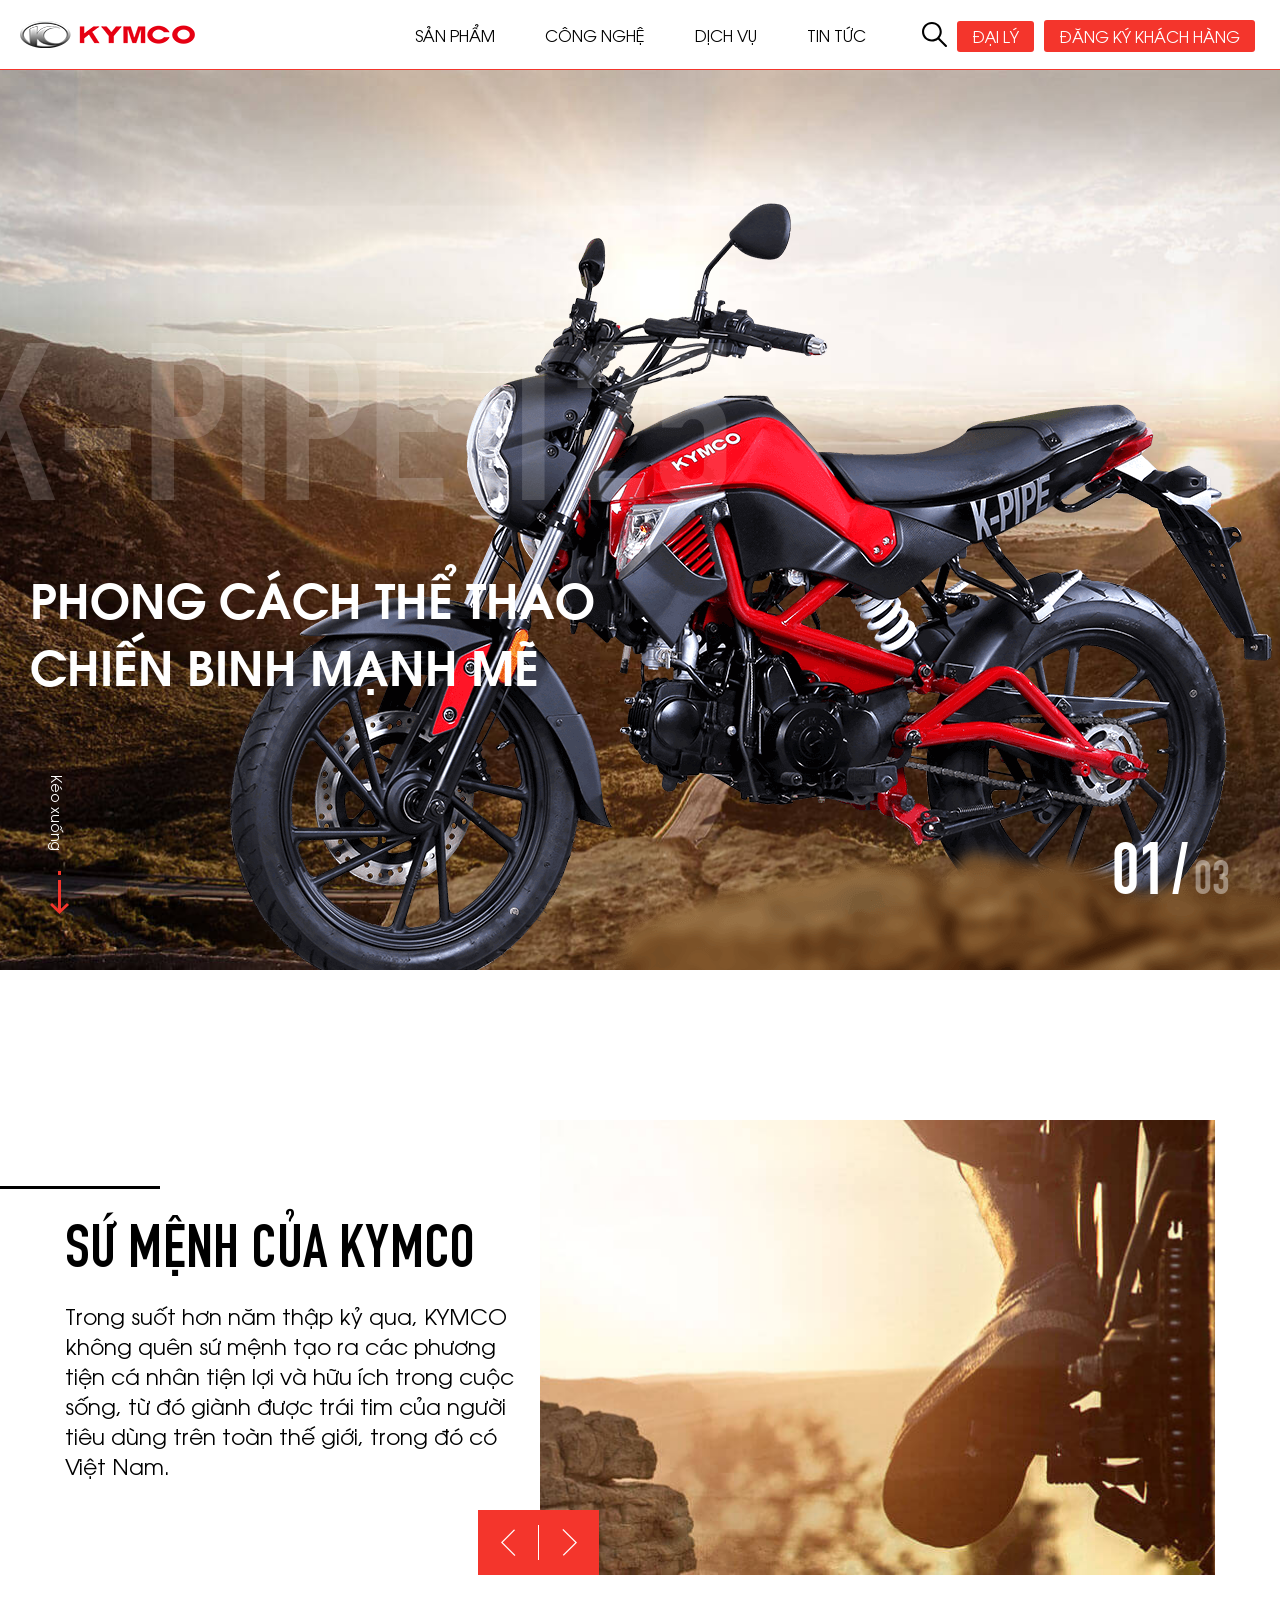
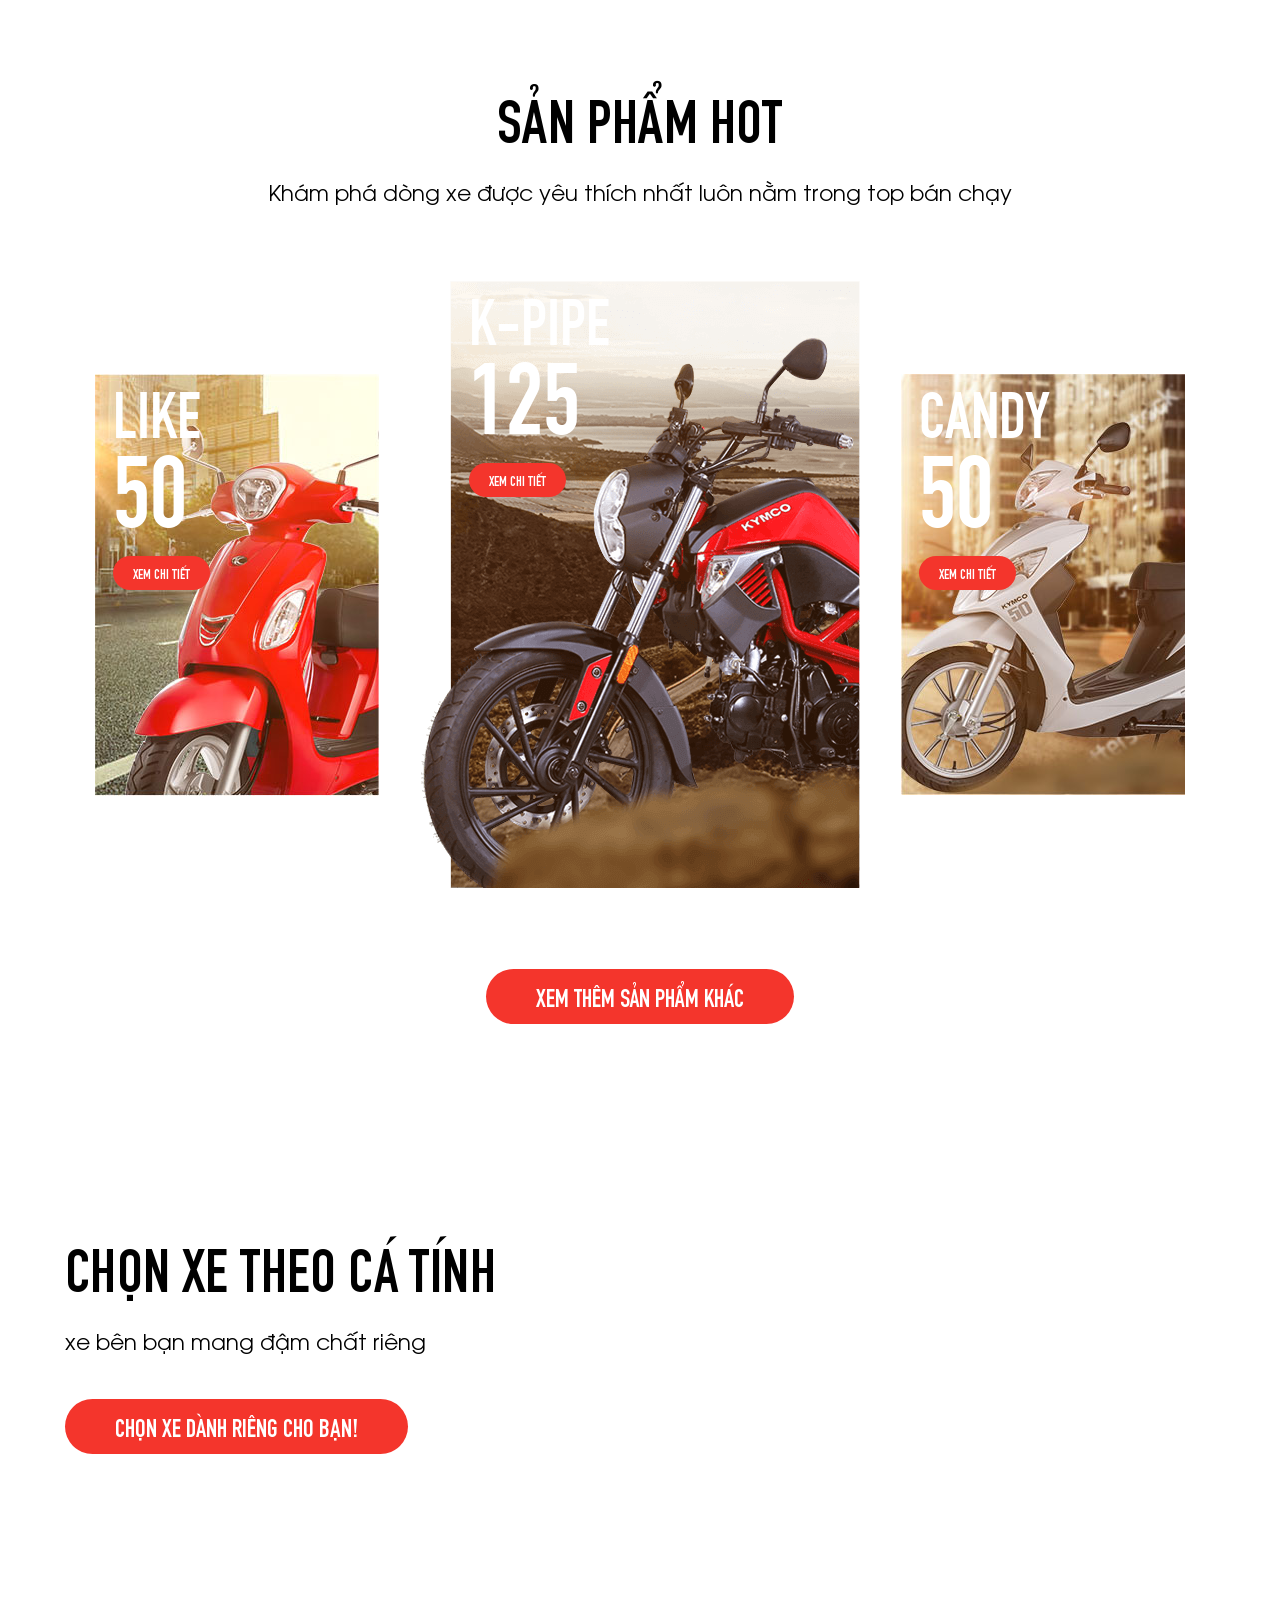
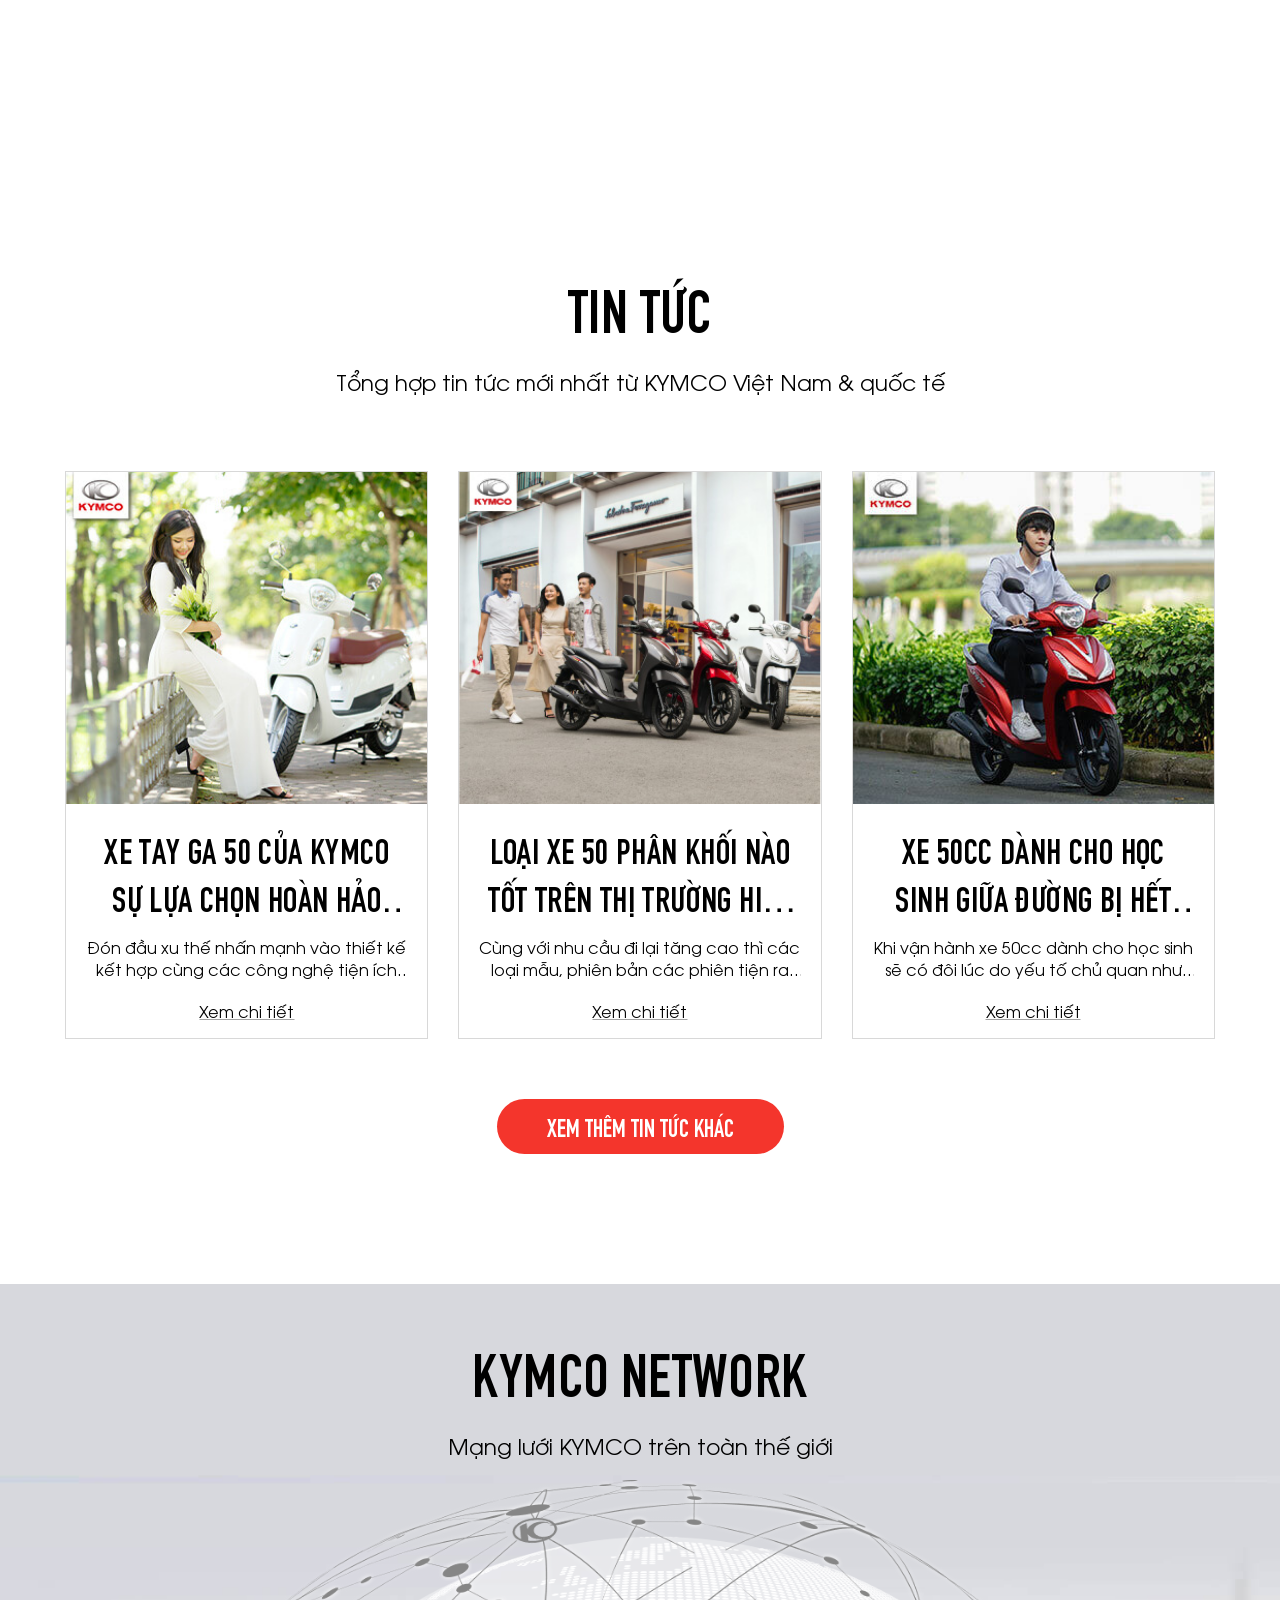
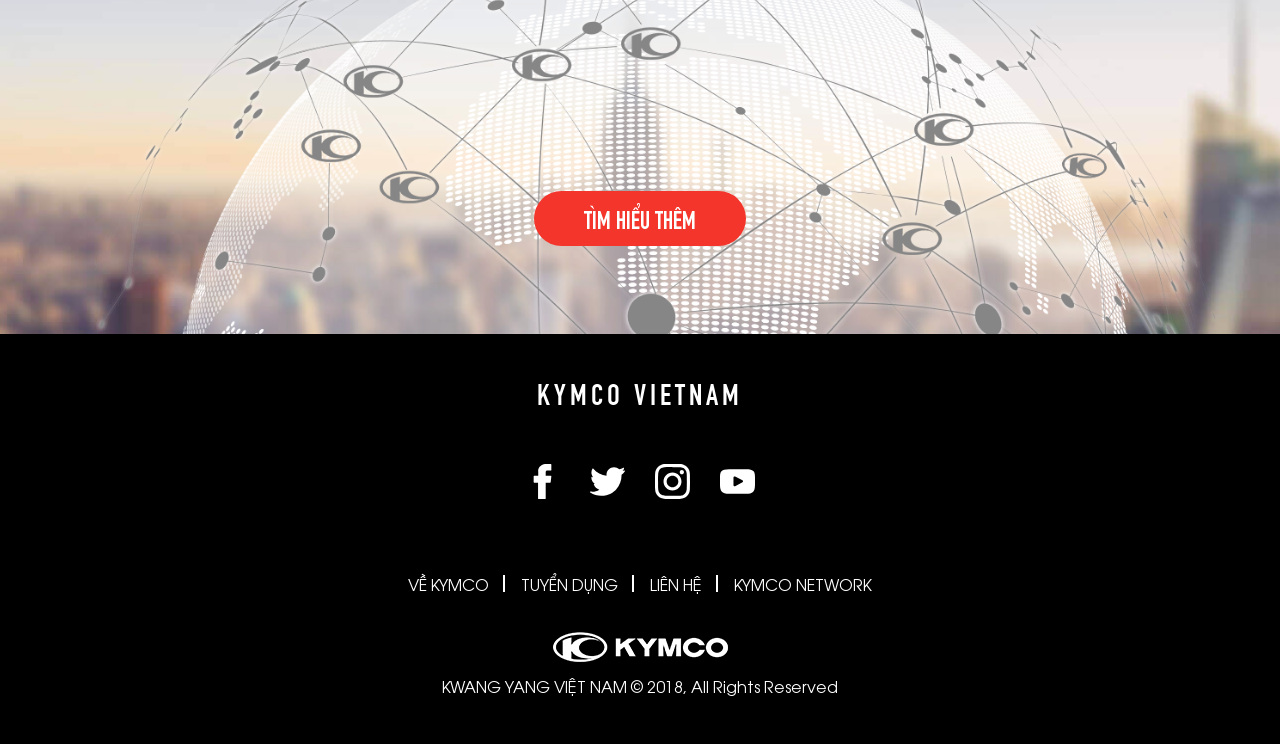
<file: index.html>
<!DOCTYPE html>
<html>

<head>
    <meta charset="UTF-8" />
    <meta name="viewport" content="width=device-width, initial-scale=1.0, maximum-scale=1.0, user-scalable=0" />
    <meta http-equiv="X-UA-Compatible" content="IE=edge,chrome=1" />
    <title>Kymco Viêt Nam | xe tay ga 50cc chất lượng cao chính hãng</title>
    <link rel="icon" href="img/icon/icon-ico.ico">
    <meta name="title" content="" />
    <meta name="description" content="" />

    <!-- meta facebook -->
    <meta property="og:locale" content="vi" />
    <meta property="og:type" content="article" />
    <meta property="og:title" content="Kymco Viêt Nam | xe tay ga 50cc chất lượng cao chính hãng" />
    <meta property="og:description" content="" />
    <meta property="og:url" content="" />
    <meta property="og:site_name" content="" />
    <meta property="og:image" content="https://logodix.com/logo/498367.jpg" />

    <link rel="stylesheet" href="dest/style.min.css">
    <link rel="stylesheet" href="dest/fonts.css">
    <link rel="stylesheet" href="dest/stylelibs.min.css">
</head>

<body class="homepage">

    <div class="loading">
        <span class="loader"></span>
    </div>

    <header>
        <div class="container-fluid">
            <a class="logo" href="./">
                <img src="img/icon/logo.png" alt="">
            </a>
            <div class="menu">
                <ul>
                    <li><a href="product.html">sản phẩm</a></li>
                    <li><a href="technology.html">công nghệ</a></li>
                    <li><a href="service.html">dịch vụ</a>
                        <div class="sub_menu">
                            <ul>
                                <li><a href="search.html">mã qr tra cứu trạm bảo hành</a></li>
                                <li><a href="mantain.html">bảo dưỡng - sửa xe lưu động</a></li>
                                <li><a href="insurance.html">bảo hành - bảo trì</a></li>
                                <li><a href="faq.html">faq</a></li>
                            </ul>
                        </div>
                    </li>
                    <li><a href="news.html">tin tức</a></li>
                </ul>
            </div>
            <div class="search">
                <div class="search__icon item">
                    <img src="img/icon/search.svg" alt="">
                    <div class="search__icon-d">
                        <input type="text" placeholder="Tìm kiếm...">
                    </div>
                </div>
                <div class="search__dealer item">
                    <a href="#">đại lý</a>
                    <div class="sub_menu">
                        <ul>
                            <li><a href="stores.html">Tra cứu đại lý</a></li>
                            <li><a href="registerStores.html">đăng ký mở đại lý</a></li>
                        </ul>
                    </div>
                </div>
                <div class="search__sign item">
                    <a href="register.html">đăng ký khách hàng</a>
                </div>
            </div>
            <div class="hamburger">
                <div class="hamburger__d">
                    <span></span>
                </div>
            </div>
        </div>
        <div class="menuMobile">
            <ul class="ul-wrap">
                <li><a href="product.html">sản phẩm</a></li>
                <li><a href="technology.html">công nghệ</a></li>
                <li>
                    <div class="text">
                        <a href="javascript:void(0)">
                            <span>dịch vụ</span>
                        </a>
                        <ul class="content">
                            <li><a href="">MÃ QR TRA CỨU TRẠM BẢO HÀNH</a></li>
                            <li><a href="">BẢO DƯỠNG - SỬA XE LƯU ĐỘNG</a></li>
                            <li><a href="">BẢO HÀNH - BẢO TRÌ</a></li>
                            <li><a href="">FAQ</a></li>
                        </ul>
                    </div>
                </li>
                <li><a href="news.html">tin tức</a></li>
                <li>
                    <div class="text">
                        <a href="javascript:void(0)">
                            <span>Đại lý</span>
                        </a>
                        <ul class="content">
                            <li><a href="stores.html">tra cứu đại lý</a></li>
                            <li><a href="registerStores.html">đăng ký mở đại lý</a></li>
                        </ul>
                    </div>
                </li>
                <li><a href="register.html">đăng ký khách hàng</a></li>
            </ul>
        </div>
    </header>

    <main>

        <div class="slide">
            <div class="slide__wrap">
                <div class="slide__wrap-item">
                    <img src="img/home/banner.jpg" alt="" class="imgSlide">
                    <div class="text">
                        <h1>K-PIpe 125</h1>
                        <h2 class="des">Phong cách thể thao<br>
                            Chiến binh mạnh mẽ
                        </h2>
                    </div>
                    <div class="moto">
                        <img src="img/home/car-banner.png" alt="">
                    </div>
                    <div class="cloud">
                        <img src="img/home/cloud.png" alt="">
                    </div>
                </div>
                <div class="slide__wrap-item">
                    <img src="img/home/banner.jpg" alt="" class="imgSlide">
                    <div class="text">
                        <h1>K-PIpe 125</h1>
                        <h2 class="des">Phong cách thể thao<br>
                            Chiến binh mạnh mẽ
                        </h2>
                    </div>
                    <div class="moto">
                        <img src="img/home/car-banner.png" alt="">
                    </div>
                    <div class="cloud">
                        <img src="img/home/cloud.png" alt="">
                    </div>
                </div>
                <div class="slide__wrap-item">
                    <img src="img/home/banner.jpg" alt="" class="imgSlide">
                    <div class="text">
                        <h1>K-PIpe 125</h1>
                        <h2 class="des">Phong cách thể thao<br>
                            Chiến binh mạnh mẽ
                        </h2>
                    </div>
                    <div class="moto">
                        <img src="img/home/car-banner.png" alt="">
                    </div>
                    <div class="cloud">
                        <img src="img/home/cloud.png" alt="">
                    </div>
                </div>
            </div>
            <div class="slide__bottom">
                <div class="container-fluid">
                    <div class="slide__bottom-arrow">
                        <p>Kéo xuống</p>
                        <img src="img/icon/arrow-red.png" alt="" clas="arrowBanner">
                    </div>
                    <div class="slide__bottom-paging">
                        <span class="number number_page">01</span>
                        <span class="number">/</span>
                        <span>03</span>
                    </div>
                </div>
            </div>
        </div>
        <section class="kymco">
            <div class="container">
                <div class="kymco__content">
                    <div class="kymco__content-item titleH2 --abs active">
                        <div class="line"></div>
                        <h2>sứ mệnh của kymco</h2>
                        <p>Trong suốt hơn năm thập kỷ qua, KYMCO không quên sứ mệnh tạo ra các phương tiện cá nhân tiện
                            lợi và hữu ích trong cuộc sống, từ đó giành được trái tim của người tiêu dùng trên toàn thế
                            giới, trong đó có Việt Nam.</p>
                    </div>
                    <div class="kymco__content-item titleH2">
                        <div class="line"></div>
                        <h2>CÔNG NGHỆ NOODOE</h2>
                        <p>Noodoe đặt bạn vào trung tâm của mọi thứ và làm cho mọi khoảnh khắc - từ khi bạn tiếp cận
                            KYMCO. Thông qua từng hành trình, từng nơi bạn đi qua, thậm chí là dừng ở chốt đèn đỏ cũng
                            trở thành một trải nghiệm tuyệt vời và thú vị hơn.</p>
                    </div>
                </div>
                <div class="kymco__slide">
                    <div class="kymco__slide-item">
                        <img src="img/home/sumenh.jpg" alt="">
                    </div>
                    <div class="kymco__slide-item">
                        <img src="img/home/sumenh-1.jpg" alt="">
                    </div>
                </div>
                <div class="kymco__button">
                    <div class="button button-prev">
                        <img src="img/icon/arrow-prev-white.png" alt="">
                    </div>
                    <div class="line"></div>
                    <div class="button button-next">
                        <img src="img/icon/arrow-next-white.png" alt="" class="imgNext">
                    </div>
                </div>
            </div>
        </section>

        <section class="productHot">
            <div class="container">
                <div class="productHot__title titleH2">
                    <h2>sản phẩm hot</h2>
                    <p>Khám phá dòng xe được yêu thích nhất luôn nằm trong top bán chạy</p>
                </div>
                <div class="productHot__slide">
                    <div class="productHot__slide-item">
                        <img src="img/home/productHot-1.jpg" alt="">
                        <div class="text">
                            <span>like</span><br>
                            <p>50</p>
                            <a class="text_btn" href="productDetail.html">
                                <p>Xem chi tiết</p>
                            </a>
                        </div>
                    </div>
                    <div class="productHot__slide-item">
                        <img src="img/home/productHot-2.jpg" alt="">
                        <div class="text text1">
                            <span>K-pipe</span><br>
                            <p>125</p>
                            <a class="text_btn" href="productDetail.html">
                                <p>Xem chi tiết</p>
                            </a>
                        </div>
                    </div>
                    <div class="productHot__slide-item">
                        <img src="img/home/productHot-3.jpg" alt="">
                        <div class="text">
                            <span>candy</span><br>
                            <p>50</p>
                            <a class="text_btn" href="productDetail.html">
                                <p>Xem chi tiết</p>
                            </a>
                        </div>
                    </div>
                </div>
                <div class="productHot__more">
                    <a class="btn" href="product.html">
                        <span>xem thêm sản phẩm khác</span>
                    </a>
                </div>
            </div>
        </section>

        <section class="background parallax-window" data-parallax="scroll" data-image-src="img/home/background.jpg">
            <div class="container">
                <div class="background__content titleH2">
                    <h2>Chọn xe theo cá tính</h2>
                    <p>xe bên bạn mang đậm chất riêng</p>
                    <a class="btn" href="chooseMoto.html">
                        <span>Chọn xe dành riêng cho bạn!</span>
                    </a>
                </div>
            </div>
        </section>

        <section class="news">
            <div class="container">
                <div class="news__title titleH2">
                    <h2>tin tức</h2>
                    <p>Tổng hợp tin tức mới nhất từ KYMCO Việt Nam & quốc tế</p>
                </div>
                <div class="news__wrap">
                    <div class="news__wrap-item">
                        <a href="newsArticel.html">
                            <div class="img">
                                <img src="img/home/tintuc-1.jpg" alt="">
                            </div>
                        </a>
                        <div class="content">
                            <a href="newsArticel.html">
                                <h4 title="Xe tay ga 50 của KYMCO sự lựa chọn hoàn hảo dành cho học sinh">Xe tay ga 50
                                    của KYMCO sự lựa chọn hoàn hảo dành cho học sinh</h4>
                            </a>
                            <p>Đón đầu xu thế nhấn mạnh vào thiết kế kết hợp cùng các công nghệ tiện ích đã giúp cho các
                                dòng xe tay ga 50 của Kymco đón nhận được nhiều sự quan tâm cũng như ưu ái của khách
                                hàng đặc biệt là các bạn học sinh.</p>
                            <div class="content_d">
                                <a href="newsArticel.html">Xem chi tiết</a>
                            </div>
                        </div>
                    </div>
                    <div class="news__wrap-item">
                        <a href="newsArticel.html">
                            <div class="img">
                                <img src="img/home/tintuc-2.jpg" alt="">
                            </div>
                        </a>
                        <div class="content">
                            <a href="newsArticel.html">
                                <h4 title="Loại xe 50 phân khối nào tốt trên thị trường hiện nay">Loại xe 50 phân khối
                                    nào tốt trên thị trường hiện nay</h4>
                            </a>
                            <p>Cùng với nhu cầu đi lại tăng cao thì các loại mẫu, phiên bản các phiên tiện ra đời này
                                càng nhiều. Có người hỏi tôi rằng loại xe 50 phân khối nào tốt nhất hiện nay.</p>
                            <div class="content_d">
                                <a href="newsArticel.html">Xem chi tiết</a>
                            </div>
                        </div>
                    </div>
                    <div class="news__wrap-item">
                        <a href="newsArticel.html">
                            <div class="img">
                                <img src="img/home/tintuc-3.jpg" alt="">
                            </div>
                        </a>
                        <div class="content">
                            <a href="newsArticel.html">
                                <h4 title="Xe 50cc dành cho học sinh giữa đường  bị hết xăng thì phải làm sao?">Xe 50cc
                                    dành cho học sinh giữa đường bị hết xăng thì phải làm sao?</h4>
                            </a>
                            <p>Khi vận hành xe 50cc dành cho học sinh sẽ có đôi lúc do yếu tố chủ quan như không đổ xăng
                                khi xe sắp hết xăng hay khách quan như xe gặp phải tình trạng hỏng hóc mà bạn phải đối
                                mặt với tình huống khá khó khăn xe bị hết xăng giữa đường.</p>
                            <div class="content_d">
                                <a href="newsArticel.html">Xem chi tiết</a>
                            </div>
                        </div>
                    </div>
                </div>
                <div class="news__btn">
                    <a class="btn" href="news.html">
                        <span>xem thêm tin tức khác</span>
                    </a>
                </div>
            </div>
        </section>

        <section class="network">
            <div class="container">
                <div class="network__title titleH2">
                    <h2>kymco network</h2>
                    <p>Mạng lưới KYMCO trên toàn thế giới</p>
                </div>
                <div class="network__global">
                    <img src="img/home/network-global.png" alt="">
                </div>
                <div class="network__btn">
                    <div class="btn">
                        <span>tìm hiểu thêm</span>
                    </div>
                </div>
            </div>
        </section>

    </main>

    <div class="backtoTop">
        <img src="img/icon/backtoTop.svg" alt="">
    </div>
    <footer>
        <div class="footer">
            <div class="container">
                <div class="footer__title">
                    <p>kymco vietnam</p>
                </div>
                <div class="footer__logo">
                    <ul>
                        <li>
                            <svg class="fb" version="1.1" id="Layer_1" xmlns="http://www.w3.org/2000/svg"
                                xmlns:xlink="http://www.w3.org/1999/xlink" x="0px" y="0px" viewBox="0 0 310 310"
                                style="enable-background:new 0 0 310 310;" xml:space="preserve">
                                <g id="XMLID_834_">
                                    <path id="XMLID_835_" d="M81.703,165.106h33.981V305c0,2.762,2.238,5,5,5h57.616c2.762,0,5-2.238,5-5V165.765h39.064
            c2.54,0,4.677-1.906,4.967-4.429l5.933-51.502c0.163-1.417-0.286-2.836-1.234-3.899c-0.949-1.064-2.307-1.673-3.732-1.673h-44.996
            V71.978c0-9.732,5.24-14.667,15.576-14.667c1.473,0,29.42,0,29.42,0c2.762,0,5-2.239,5-5V5.037c0-2.762-2.238-5-5-5h-40.545
            C187.467,0.023,186.832,0,185.896,0c-7.035,0-31.488,1.381-50.804,19.151c-21.402,19.692-18.427,43.27-17.716,47.358v37.752H81.703
            c-2.762,0-5,2.238-5,5v50.844C76.703,162.867,78.941,165.106,81.703,165.106z" />
                                </g>
                                <g>
                                </g>
                                <g>
                                </g>
                                <g>
                                </g>
                                <g>
                                </g>
                                <g>
                                </g>
                                <g>
                                </g>
                                <g>
                                </g>
                                <g>
                                </g>
                                <g>
                                </g>
                                <g>
                                </g>
                                <g>
                                </g>
                                <g>
                                </g>
                                <g>
                                </g>
                                <g>
                                </g>
                                <g>
                                </g>
                            </svg>
                        </li>
                        <li>
                            <svg class="twitter" version="1.1" id="Layer_1" xmlns="http://www.w3.org/2000/svg"
                                xmlns:xlink="http://www.w3.org/1999/xlink" x="0px" y="0px" viewBox="0 0 310 310"
                                style="enable-background:new 0 0 310 310;" xml:space="preserve">
                                <g id="XMLID_826_">
                                    <path id="XMLID_827_" d="M302.973,57.388c-4.87,2.16-9.877,3.983-14.993,5.463c6.057-6.85,10.675-14.91,13.494-23.73
                               c0.632-1.977-0.023-4.141-1.648-5.434c-1.623-1.294-3.878-1.449-5.665-0.39c-10.865,6.444-22.587,11.075-34.878,13.783
                               c-12.381-12.098-29.197-18.983-46.581-18.983c-36.695,0-66.549,29.853-66.549,66.547c0,2.89,0.183,5.764,0.545,8.598
                               C101.163,99.244,58.83,76.863,29.76,41.204c-1.036-1.271-2.632-1.956-4.266-1.825c-1.635,0.128-3.104,1.05-3.93,2.467
                               c-5.896,10.117-9.013,21.688-9.013,33.461c0,16.035,5.725,31.249,15.838,43.137c-3.075-1.065-6.059-2.396-8.907-3.977
                               c-1.529-0.851-3.395-0.838-4.914,0.033c-1.52,0.871-2.473,2.473-2.513,4.224c-0.007,0.295-0.007,0.59-0.007,0.889
                               c0,23.935,12.882,45.484,32.577,57.229c-1.692-0.169-3.383-0.414-5.063-0.735c-1.732-0.331-3.513,0.276-4.681,1.597
                               c-1.17,1.32-1.557,3.16-1.018,4.84c7.29,22.76,26.059,39.501,48.749,44.605c-18.819,11.787-40.34,17.961-62.932,17.961
                               c-4.714,0-9.455-0.277-14.095-0.826c-2.305-0.274-4.509,1.087-5.294,3.279c-0.785,2.193,0.047,4.638,2.008,5.895
                               c29.023,18.609,62.582,28.445,97.047,28.445c67.754,0,110.139-31.95,133.764-58.753c29.46-33.421,46.356-77.658,46.356-121.367
                               c0-1.826-0.028-3.67-0.084-5.508c11.623-8.757,21.63-19.355,29.773-31.536c1.237-1.85,1.103-4.295-0.33-5.998
                               C307.394,57.037,305.009,56.486,302.973,57.388z" />
                                </g>
                                <g>
                                </g>
                                <g>
                                </g>
                                <g>
                                </g>
                                <g>
                                </g>
                                <g>
                                </g>
                                <g>
                                </g>
                                <g>
                                </g>
                                <g>
                                </g>
                                <g>
                                </g>
                                <g>
                                </g>
                                <g>
                                </g>
                                <g>
                                </g>
                                <g>
                                </g>
                                <g>
                                </g>
                                <g>
                                </g>
                            </svg>
                        </li>
                        <li>
                            <svg class="ins" width="32px" height="32px" viewBox="0 0 32 32"
                                xmlns="http://www.w3.org/2000/svg">
                                <path
                                    d="M16 0c-4.349 0-4.891 0.021-6.593 0.093-1.709 0.084-2.865 0.349-3.885 0.745-1.052 0.412-1.948 0.959-2.833 1.849-0.891 0.885-1.443 1.781-1.849 2.833-0.396 1.020-0.661 2.176-0.745 3.885-0.077 1.703-0.093 2.244-0.093 6.593s0.021 4.891 0.093 6.593c0.084 1.704 0.349 2.865 0.745 3.885 0.412 1.052 0.959 1.948 1.849 2.833 0.885 0.891 1.781 1.443 2.833 1.849 1.020 0.391 2.181 0.661 3.885 0.745 1.703 0.077 2.244 0.093 6.593 0.093s4.891-0.021 6.593-0.093c1.704-0.084 2.865-0.355 3.885-0.745 1.052-0.412 1.948-0.959 2.833-1.849 0.891-0.885 1.443-1.776 1.849-2.833 0.391-1.020 0.661-2.181 0.745-3.885 0.077-1.703 0.093-2.244 0.093-6.593s-0.021-4.891-0.093-6.593c-0.084-1.704-0.355-2.871-0.745-3.885-0.412-1.052-0.959-1.948-1.849-2.833-0.885-0.891-1.776-1.443-2.833-1.849-1.020-0.396-2.181-0.661-3.885-0.745-1.703-0.077-2.244-0.093-6.593-0.093zM16 2.88c4.271 0 4.781 0.021 6.469 0.093 1.557 0.073 2.405 0.333 2.968 0.553 0.751 0.291 1.276 0.635 1.844 1.197 0.557 0.557 0.901 1.088 1.192 1.839 0.22 0.563 0.48 1.411 0.553 2.968 0.072 1.688 0.093 2.199 0.093 6.469s-0.021 4.781-0.099 6.469c-0.084 1.557-0.344 2.405-0.563 2.968-0.303 0.751-0.641 1.276-1.199 1.844-0.563 0.557-1.099 0.901-1.844 1.192-0.556 0.22-1.416 0.48-2.979 0.553-1.697 0.072-2.197 0.093-6.479 0.093s-4.781-0.021-6.48-0.099c-1.557-0.084-2.416-0.344-2.979-0.563-0.76-0.303-1.281-0.641-1.839-1.199-0.563-0.563-0.921-1.099-1.197-1.844-0.224-0.556-0.48-1.416-0.563-2.979-0.057-1.677-0.084-2.197-0.084-6.459 0-4.26 0.027-4.781 0.084-6.479 0.083-1.563 0.339-2.421 0.563-2.979 0.276-0.761 0.635-1.281 1.197-1.844 0.557-0.557 1.079-0.917 1.839-1.199 0.563-0.219 1.401-0.479 2.964-0.557 1.697-0.061 2.197-0.083 6.473-0.083zM16 7.787c-4.541 0-8.213 3.677-8.213 8.213 0 4.541 3.677 8.213 8.213 8.213 4.541 0 8.213-3.677 8.213-8.213 0-4.541-3.677-8.213-8.213-8.213zM16 21.333c-2.948 0-5.333-2.385-5.333-5.333s2.385-5.333 5.333-5.333c2.948 0 5.333 2.385 5.333 5.333s-2.385 5.333-5.333 5.333zM26.464 7.459c0 1.063-0.865 1.921-1.923 1.921-1.063 0-1.921-0.859-1.921-1.921 0-1.057 0.864-1.917 1.921-1.917s1.923 0.86 1.923 1.917z" />
                            </svg>
                        </li>
                        <li>
                            <svg class="youtube" version="1.1" id="Layer_1" xmlns="http://www.w3.org/2000/svg"
                                xmlns:xlink="http://www.w3.org/1999/xlink" x="0px" y="0px" viewBox="0 0 310 310"
                                style="enable-background:new 0 0 310 310;" xml:space="preserve">
                                <g id="XMLID_822_">
                                    <path id="XMLID_823_" d="M297.917,64.645c-11.19-13.302-31.85-18.728-71.306-18.728H83.386c-40.359,0-61.369,5.776-72.517,19.938
            C0,79.663,0,100.008,0,128.166v53.669c0,54.551,12.896,82.248,83.386,82.248h143.226c34.216,0,53.176-4.788,65.442-16.527
            C304.633,235.518,310,215.863,310,181.835v-53.669C310,98.471,309.159,78.006,297.917,64.645z M199.021,162.41l-65.038,33.991
            c-1.454,0.76-3.044,1.137-4.632,1.137c-1.798,0-3.592-0.484-5.181-1.446c-2.992-1.813-4.819-5.056-4.819-8.554v-67.764
            c0-3.492,1.822-6.732,4.808-8.546c2.987-1.814,6.702-1.938,9.801-0.328l65.038,33.772c3.309,1.718,5.387,5.134,5.392,8.861
            C204.394,157.263,202.325,160.684,199.021,162.41z" />
                                </g>
                                <g>
                                </g>
                                <g>
                                </g>
                                <g>
                                </g>
                                <g>
                                </g>
                                <g>
                                </g>
                                <g>
                                </g>
                                <g>
                                </g>
                                <g>
                                </g>
                                <g>
                                </g>
                                <g>
                                </g>
                                <g>
                                </g>
                                <g>
                                </g>
                                <g>
                                </g>
                                <g>
                                </g>
                                <g>
                                </g>
                            </svg>
                        </li>
                    </ul>
                </div>
                <div class="footer__text">
                    <ul>
                        <li class="line"><a href="">về kymco</a></li>
                        <li class="line"><a href="recruitment.html">tuyển dụng</a></li>
                        <li class="line"><a href="contact.html">liên hệ</a></li>
                        <li class="li1"><a href="">kymco network</a></li>
                    </ul>
                    <img src="img/icon/logo-footer.png" alt="">
                    <p>KWANG YANG VIỆT NAM © 2018, All Rights Reserved</p>
                </div>
            </div>
        </div>
    </footer>





    <script src="dest/jsmain.min.js"></script>
    <script src="dest/main.js"></script>


</body>

</html>
</file>
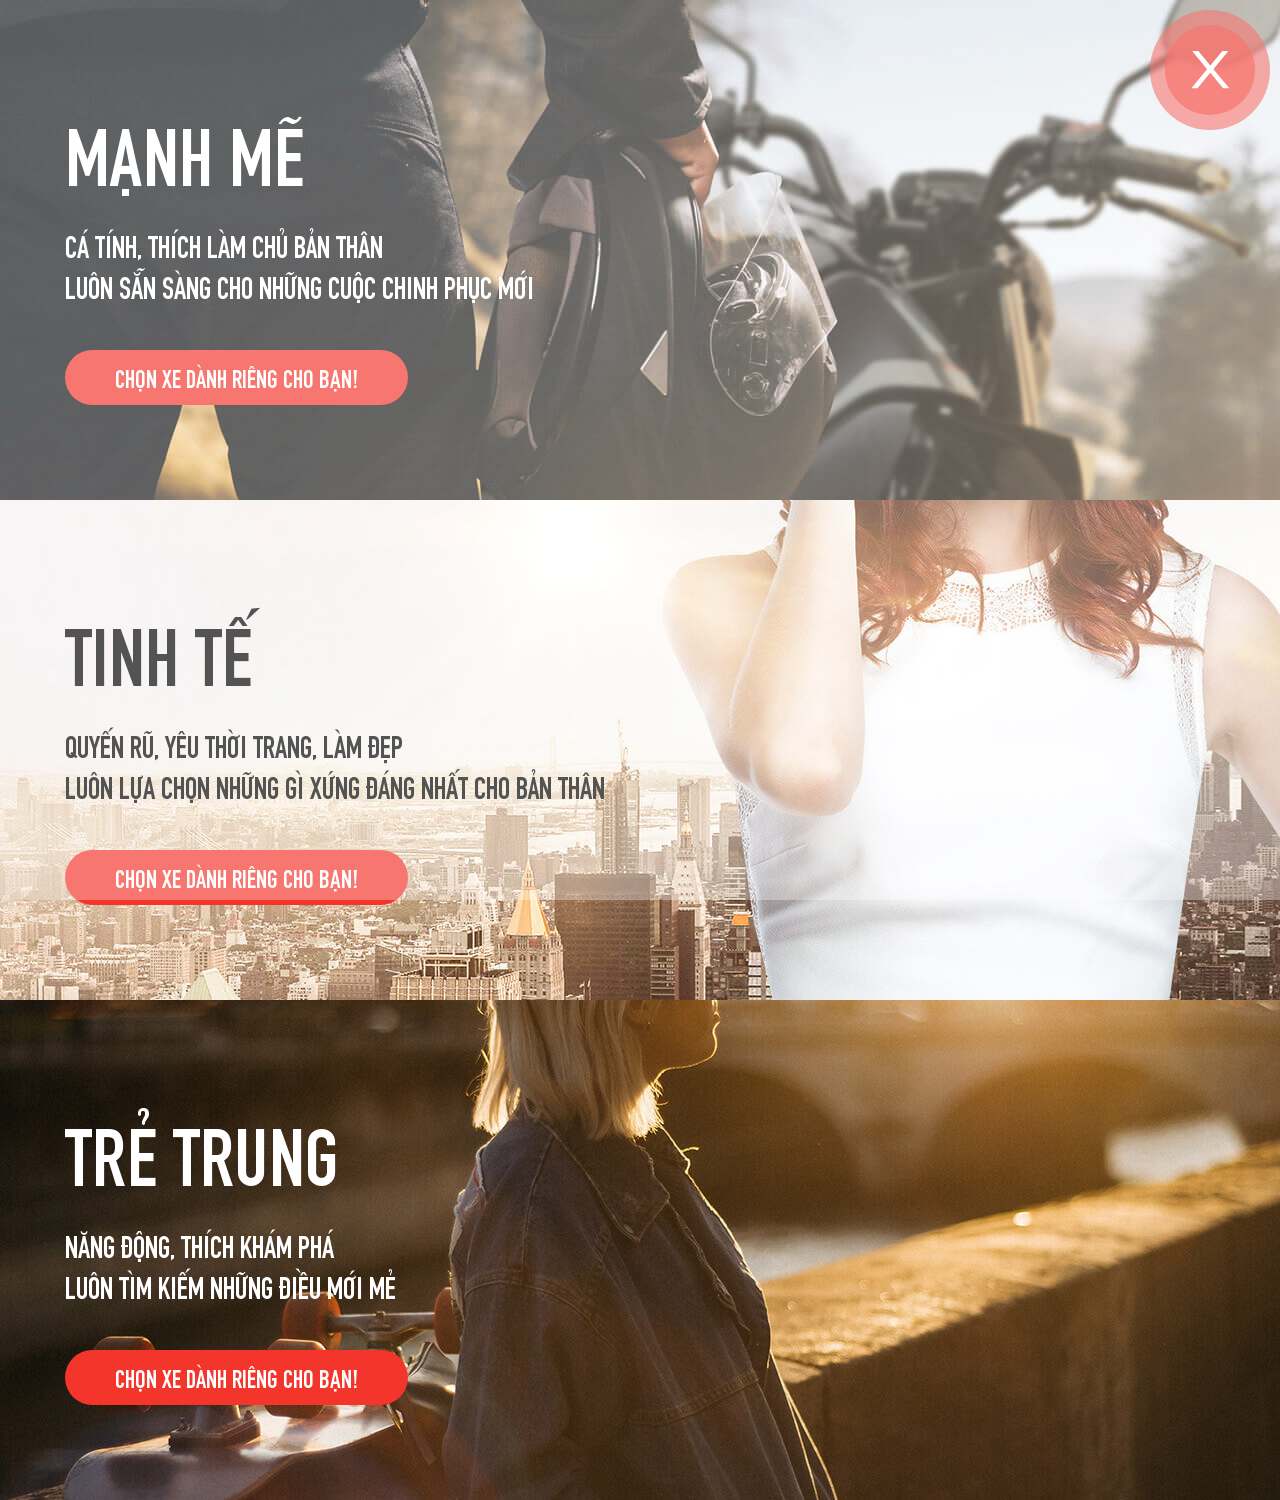
<file: chooseMoto.html>
<!DOCTYPE html>
<html>

<head>
    <meta charset="UTF-8" />
    <meta name="viewport" content="width=device-width, initial-scale=1.0, maximum-scale=1.0, user-scalable=0" />
    <meta http-equiv="X-UA-Compatible" content="IE=edge,chrome=1" />
    <title>Chọn Xe Theo Cá Tính</title>
    <link rel="icon" href="img/icon/icon-ico.ico">
    <meta name="title" content="" />
    <meta name="description" content="" />

    <!-- meta facebook -->
    <meta property="og:locale" content="vi" />
    <meta property="og:type" content="article" />
    <meta property="og:title" content="Kymco Viêt Nam | xe tay ga 50cc chất lượng cao chính hãng" />
    <meta property="og:description" content="" />
    <meta property="og:url" content="" />
    <meta property="og:site_name" content="" />
    <meta property="og:image" content="https://logodix.com/logo/498367.jpg" />

    <link rel="stylesheet" href="dest/style.min.css">
    <link rel="stylesheet" href="dest/fonts.css">
    <link rel="stylesheet" href="dest/stylelibs.min.css">
</head>


<body class="chooseMotopage">

    <header>
        <div class="container-fluid">
            <a class="logo" href="./">
                <img src="img/icon/logo.png" alt="">
            </a>
            <div class="menu">
                <ul>
                    <li><a href="product.html">sản phẩm</a></li>
                    <li><a href="technology.html">công nghệ</a></li>
                    <li><a href="service.html">dịch vụ</a>
                        <div class="sub_menu">
                            <ul>
                                <li><a href="search.html">mã qr tra cứu trạm bảo hành</a></li>
                                <li><a href="mantain.html">bảo dưỡng - sửa xe lưu động</a></li>
                                <li><a href="insurance.html">bảo hành - bảo trì</a></li>
                                <li><a href="faq.html">faq</a></li>
                            </ul>
                        </div>
                    </li>
                    <li><a href="news.html">tin tức</a></li>
                </ul>
            </div>
            <div class="search">
                <div class="search__icon item">
                    <img src="img/icon/search.svg" alt="">
                    <div class="search__icon-d">
                        <input type="text" placeholder="Tìm kiếm...">
                    </div>
                </div>
                <div class="search__dealer item">
                    <a href="#">đại lý</a>
                    <div class="sub_menu">
                        <ul>
                            <li><a href="stores.html">Tra cứu đại lý</a></li>
                            <li><a href="registerStores.html">đăng ký mở đại lý</a></li>
                        </ul>
                    </div>
                </div>
                <div class="search__sign item">
                    <a href="register.html">đăng ký khách hàng</a>
                </div>
            </div>
            <div class="hamburger">
                <div class="hamburger__d">
                    <span></span>
                </div>
            </div>
        </div>
        <div class="menuMobile">
            <ul class="ul-wrap">
                <li><a href="product.html">sản phẩm</a></li>
                <li><a href="technology.html">công nghệ</a></li>
                <li>
                    <div class="text">
                        <a href="javascript:void(0)">
                            <span>dịch vụ</span>
                        </a>
                        <ul class="content">
                            <li><a href="">MÃ QR TRA CỨU TRẠM BẢO HÀNH</a></li>
                            <li><a href="">BẢO DƯỠNG - SỬA XE LƯU ĐỘNG</a></li>
                            <li><a href="">BẢO HÀNH - BẢO TRÌ</a></li>
                            <li><a href="">FAQ</a></li>
                        </ul>
                    </div>
                </li>
                <li><a href="news.html">tin tức</a></li>
                <li>
                    <div class="text">
                        <a href="javascript:void(0)">
                            <span>Đại lý</span>
                        </a>
                        <ul class="content">
                            <li><a href="stores.html">tra cứu đại lý</a></li>
                            <li><a href="registerStores.html">đăng ký mở đại lý</a></li>
                        </ul>
                    </div>
                </li>
                <li><a href="register.html">đăng ký khách hàng</a></li>
            </ul>
        </div>
    </header>

    <div class="loading">
        <span class="loader"></span>
    </div>

    <main>
        <a href="./">
            <div class="modalClose">
                <img src="./img/icon/close.png" alt="">
            </div>
        </a>
        <section class="chooseMoto-1 background">
            <div class="container">
                <div class="background__content titleH2">
                    <h2 class="--white">mạnh mẽ</h2>
                    <p class="--white">CÁ TÍNH, THÍCH LÀM CHỦ BẢN THÂN<br>LUÔN SẴN SÀNG CHO NHỮNG CUỘC CHINH PHỤC MỚI
                    </p>
                    <a class="btn" href="productDetail.html">
                        <span>Chọn xe dành riêng cho bạn!</span>
                    </a>
                </div>
            </div>
        </section>
        <section class="chooseMoto-2 background">
            <div class="container">
                <div class="background__content titleH2">
                    <h2>TINH TẾ</h2>
                    <p>QUYẾN RŨ, YÊU THỜI TRANG, LÀM ĐẸP<br>LUÔN LỰA CHỌN NHỮNG GÌ XỨNG ĐÁNG NHẤT CHO BẢN THÂN</p>
                    <a class="btn" href="productDetail.html">
                        <span>Chọn xe dành riêng cho bạn!</span>
                    </a>
                </div>
            </div>
        </section>
        <section class="chooseMoto-3 background">
            <div class="container">
                <div class="background__content titleH2">
                    <h2 class="--white">TRẺ TRUNG</h2>
                    <p class="--white">NĂNG ĐỘNG, THÍCH KHÁM PHÁ<br>LUÔN TÌM KIẾM NHỮNG ĐIỀU MỚI MẺ</p>
                    <a class="btn" href="productDetail.html">
                        <span>Chọn xe dành riêng cho bạn!</span>
                    </a>
                </div>
            </div>
        </section>

    </main>





    <script src="dest/jsmain.min.js"></script>
    <script src="dest/main.js"></script>


</body>

</html>
</file>
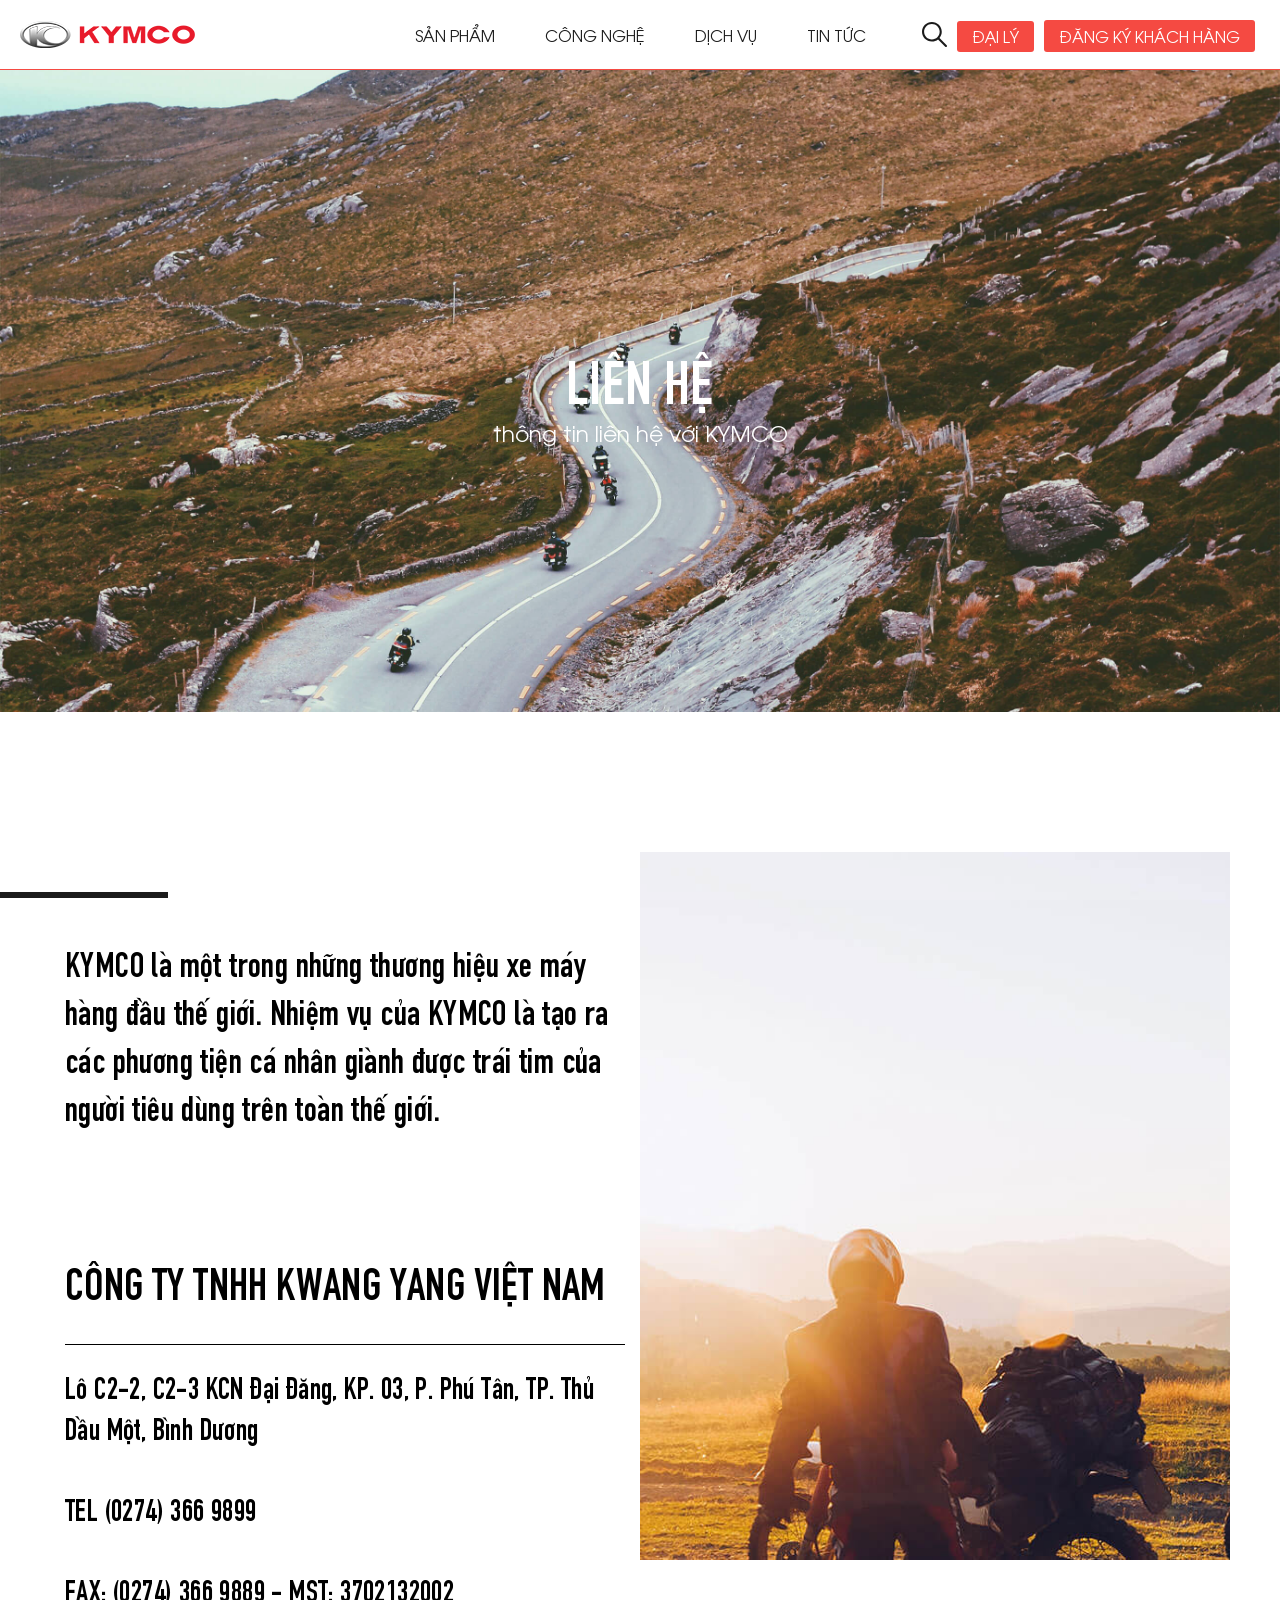
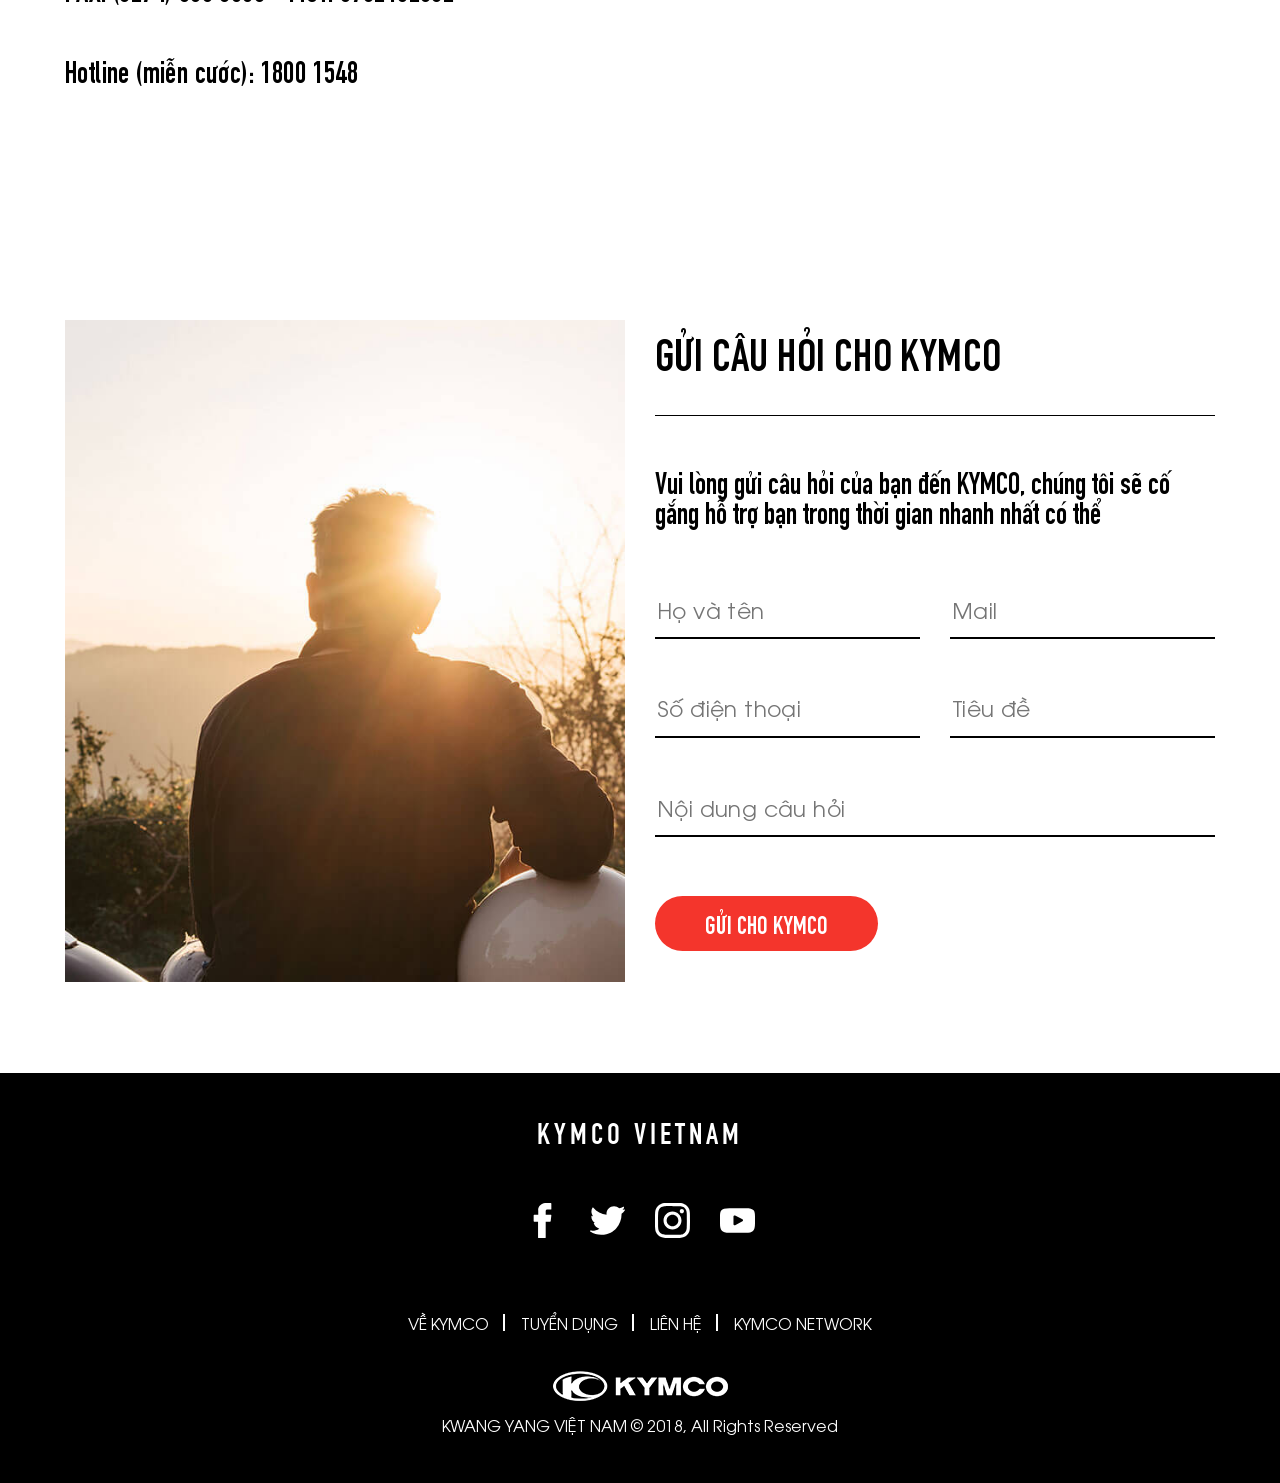
<file: contact.html>
<!DOCTYPE html>
<html>

<head>
    <meta charset="UTF-8" />
    <meta name="viewport" content="width=device-width, initial-scale=1.0, maximum-scale=1.0, user-scalable=0" />
    <meta http-equiv="X-UA-Compatible" content="IE=edge,chrome=1" />
    <title>Liên Hệ</title>
    <link rel="icon" href="img/icon/icon-ico.ico">
    <meta name="title" content="" />
    <meta name="description" content="" />

    <!-- meta facebook -->
    <meta property="og:locale" content="vi" />
    <meta property="og:type" content="article" />
    <meta property="og:title" content="Kymco Viêt Nam | xe tay ga 50cc chất lượng cao chính hãng" />
    <meta property="og:description" content="" />
    <meta property="og:url" content="" />
    <meta property="og:site_name" content="" />
    <meta property="og:image" content="https://logodix.com/logo/498367.jpg" />

    <link rel="stylesheet" href="dest/style.min.css">
    <link rel="stylesheet" href="dest/fonts.css">
    <link rel="stylesheet" href="dest/stylelibs.min.css">
</head>


<body class="contactpage">
    <div class="loading">
        <span class="loader"></span>
    </div>

    <header>
        <div class="container-fluid">
            <a class="logo" href="./">
                <img src="img/icon/logo.png" alt="">
            </a>
            <div class="menu">
                <ul>
                    <li><a href="product.html">sản phẩm</a></li>
                    <li><a href="technology.html">công nghệ</a></li>
                    <li><a href="service.html">dịch vụ</a>
                        <div class="sub_menu">
                            <ul>
                                <li><a href="search.html">mã qr tra cứu trạm bảo hành</a></li>
                                <li><a href="mantain.html">bảo dưỡng - sửa xe lưu động</a></li>
                                <li><a href="insurance.html">bảo hành - bảo trì</a></li>
                                <li><a href="faq.html">faq</a></li>
                            </ul>
                        </div>
                    </li>
                    <li><a href="news.html">tin tức</a></li>
                </ul>
            </div>
            <div class="search">
                <div class="search__icon item">
                    <img src="img/icon/search.svg" alt="">
                    <div class="search__icon-d">
                        <input type="text" placeholder="Tìm kiếm...">
                    </div>
                </div>
                <div class="search__dealer item">
                    <a href="#">đại lý</a>
                    <div class="sub_menu">
                        <ul>
                            <li><a href="stores.html">Tra cứu đại lý</a></li>
                            <li><a href="registerStores.html">đăng ký mở đại lý</a></li>
                        </ul>
                    </div>
                </div>
                <div class="search__sign item">
                    <a href="register.html">đăng ký khách hàng</a>
                </div>
            </div>
            <div class="hamburger">
                <div class="hamburger__d">
                    <span></span>
                </div>
            </div>
        </div>
        <div class="menuMobile">
            <ul class="ul-wrap">
                <li><a href="product.html">sản phẩm</a></li>
                <li><a href="technology.html">công nghệ</a></li>
                <li>
                    <div class="text">
                        <a href="javascript:void(0)">
                            <span>dịch vụ</span>
                        </a>
                        <ul class="content">
                            <li><a href="">MÃ QR TRA CỨU TRẠM BẢO HÀNH</a></li>
                            <li><a href="">BẢO DƯỠNG - SỬA XE LƯU ĐỘNG</a></li>
                            <li><a href="">BẢO HÀNH - BẢO TRÌ</a></li>
                            <li><a href="">FAQ</a></li>
                        </ul>
                    </div>
                </li>
                <li><a href="news.html">tin tức</a></li>
                <li>
                    <div class="text">
                        <a href="javascript:void(0)">
                            <span>Đại lý</span>
                        </a>
                        <ul class="content">
                            <li><a href="stores.html">tra cứu đại lý</a></li>
                            <li><a href="registerStores.html">đăng ký mở đại lý</a></li>
                        </ul>
                    </div>
                </li>
                <li><a href="register.html">đăng ký khách hàng</a></li>
            </ul>
        </div>
    </header>

    <main>
        <section class="banner">
            <div class="banner__title titleH2">
                <h2>liên hệ</h2>
                <p>thông tin liên hệ với KYMCO</p>
            </div>
        </section>


        <section class="content">
            <div class="container">
                <div class="row">
                    <div class="content__text col-sm-12 col-md-12 col-lg-6">
                        <h4>KYMCO là một trong những thương hiệu xe máy hàng đầu thế giới. Nhiệm vụ của KYMCO là tạo ra
                            các phương tiện cá nhân giành được trái tim của người tiêu dùng trên toàn thế giới.</h4>
                        <h3>CÔNG TY TNHH KWANG YANG VIỆT NAM</h3>
                        <ul class="content__text-info">
                            <li>Lô C2-2, C2-3 KCN Đại Đăng, KP. 03, P. Phú Tân, TP. Thủ Dầu Một, Bình Dương</li>
                            <li>TEL (0274) 366 9899</li>
                            <li>FAX: (0274) 366 9889 - MST: 3702132002</li>
                            <li>Hotline (miễn cước): 1800 1548</li>
                        </ul>
                    </div>
                    <div class="content__img col-sm-12 col-md-12 col-lg-6">
                        <img src="img/contact/img-1.jpg" alt="">
                    </div>
                </div>
            </div>
        </section>


        <section class="form">
            <div class="container">
                <div class="row">
                    <div class="form__img col-sm-12 col-md-12 col-lg-6">
                        <img src="img/contact/img-2.jpg" alt="">
                    </div>
                    <div class="form__text col-sm-12 col-md-12 col-lg-6">
                        <div class="form__text-d">
                            <h3>GỬI CÂU HỎI CHO KYMCO</h3>
                            <p>Vui lòng gửi câu hỏi của bạn đến KYMCO, chúng tôi sẽ cố gắng hỗ trợ bạn trong thời gian
                                nhanh nhất có thể</p>
                        </div>
                        <div class="form__text-form row">
                            <div class="col-sm-12 col-md-12 col-lg-6">
                                <div class="login name">
                                    <input type="text" placeholder="Họ và tên">
                                </div>
                                <div class="login phone">
                                    <input type="text" placeholder="Số điện thoại">
                                </div>
                            </div>
                            <div class="col-sm-12 col-md-12 col-lg-6">
                                <div class="login mail">
                                    <input type="text" placeholder="Mail">
                                </div>
                                <div class="login title">
                                    <input type="text" placeholder="Tiêu đề">
                                </div>
                            </div>
                            <div class="col-sm-12 col-md-12 col-lg-12">
                                <div class="comment">
                                    <textarea name="" id="" cols="30" rows="1"
                                        placeholder="Nội dung câu hỏi"></textarea>
                                </div>
                            </div>
                        </div>
                        <div class="form__text-btn">
                            <div class="btn">
                                <span>gửi cho kymco</span>
                            </div>
                        </div>

                    </div>
                </div>
            </div>
        </section>
    </main>

    <div class="backtoTop">
        <img src="img/icon/backtoTop.svg" alt="">
    </div>
    <footer>
        <div class="footer">
            <div class="container">
                <div class="footer__title">
                    <p>kymco vietnam</p>
                </div>
                <div class="footer__logo">
                    <ul>
                        <li>
                            <svg class="fb" version="1.1" id="Layer_1" xmlns="http://www.w3.org/2000/svg"
                                xmlns:xlink="http://www.w3.org/1999/xlink" x="0px" y="0px" viewBox="0 0 310 310"
                                style="enable-background:new 0 0 310 310;" xml:space="preserve">
                                <g id="XMLID_834_">
                                    <path id="XMLID_835_" d="M81.703,165.106h33.981V305c0,2.762,2.238,5,5,5h57.616c2.762,0,5-2.238,5-5V165.765h39.064
            c2.54,0,4.677-1.906,4.967-4.429l5.933-51.502c0.163-1.417-0.286-2.836-1.234-3.899c-0.949-1.064-2.307-1.673-3.732-1.673h-44.996
            V71.978c0-9.732,5.24-14.667,15.576-14.667c1.473,0,29.42,0,29.42,0c2.762,0,5-2.239,5-5V5.037c0-2.762-2.238-5-5-5h-40.545
            C187.467,0.023,186.832,0,185.896,0c-7.035,0-31.488,1.381-50.804,19.151c-21.402,19.692-18.427,43.27-17.716,47.358v37.752H81.703
            c-2.762,0-5,2.238-5,5v50.844C76.703,162.867,78.941,165.106,81.703,165.106z" />
                                </g>
                                <g>
                                </g>
                                <g>
                                </g>
                                <g>
                                </g>
                                <g>
                                </g>
                                <g>
                                </g>
                                <g>
                                </g>
                                <g>
                                </g>
                                <g>
                                </g>
                                <g>
                                </g>
                                <g>
                                </g>
                                <g>
                                </g>
                                <g>
                                </g>
                                <g>
                                </g>
                                <g>
                                </g>
                                <g>
                                </g>
                            </svg>
                        </li>
                        <li>
                            <svg class="twitter" version="1.1" id="Layer_1" xmlns="http://www.w3.org/2000/svg"
                                xmlns:xlink="http://www.w3.org/1999/xlink" x="0px" y="0px" viewBox="0 0 310 310"
                                style="enable-background:new 0 0 310 310;" xml:space="preserve">
                                <g id="XMLID_826_">
                                    <path id="XMLID_827_" d="M302.973,57.388c-4.87,2.16-9.877,3.983-14.993,5.463c6.057-6.85,10.675-14.91,13.494-23.73
                               c0.632-1.977-0.023-4.141-1.648-5.434c-1.623-1.294-3.878-1.449-5.665-0.39c-10.865,6.444-22.587,11.075-34.878,13.783
                               c-12.381-12.098-29.197-18.983-46.581-18.983c-36.695,0-66.549,29.853-66.549,66.547c0,2.89,0.183,5.764,0.545,8.598
                               C101.163,99.244,58.83,76.863,29.76,41.204c-1.036-1.271-2.632-1.956-4.266-1.825c-1.635,0.128-3.104,1.05-3.93,2.467
                               c-5.896,10.117-9.013,21.688-9.013,33.461c0,16.035,5.725,31.249,15.838,43.137c-3.075-1.065-6.059-2.396-8.907-3.977
                               c-1.529-0.851-3.395-0.838-4.914,0.033c-1.52,0.871-2.473,2.473-2.513,4.224c-0.007,0.295-0.007,0.59-0.007,0.889
                               c0,23.935,12.882,45.484,32.577,57.229c-1.692-0.169-3.383-0.414-5.063-0.735c-1.732-0.331-3.513,0.276-4.681,1.597
                               c-1.17,1.32-1.557,3.16-1.018,4.84c7.29,22.76,26.059,39.501,48.749,44.605c-18.819,11.787-40.34,17.961-62.932,17.961
                               c-4.714,0-9.455-0.277-14.095-0.826c-2.305-0.274-4.509,1.087-5.294,3.279c-0.785,2.193,0.047,4.638,2.008,5.895
                               c29.023,18.609,62.582,28.445,97.047,28.445c67.754,0,110.139-31.95,133.764-58.753c29.46-33.421,46.356-77.658,46.356-121.367
                               c0-1.826-0.028-3.67-0.084-5.508c11.623-8.757,21.63-19.355,29.773-31.536c1.237-1.85,1.103-4.295-0.33-5.998
                               C307.394,57.037,305.009,56.486,302.973,57.388z" />
                                </g>
                                <g>
                                </g>
                                <g>
                                </g>
                                <g>
                                </g>
                                <g>
                                </g>
                                <g>
                                </g>
                                <g>
                                </g>
                                <g>
                                </g>
                                <g>
                                </g>
                                <g>
                                </g>
                                <g>
                                </g>
                                <g>
                                </g>
                                <g>
                                </g>
                                <g>
                                </g>
                                <g>
                                </g>
                                <g>
                                </g>
                            </svg>
                        </li>
                        <li>
                            <svg class="ins" width="32px" height="32px" viewBox="0 0 32 32"
                                xmlns="http://www.w3.org/2000/svg">
                                <path
                                    d="M16 0c-4.349 0-4.891 0.021-6.593 0.093-1.709 0.084-2.865 0.349-3.885 0.745-1.052 0.412-1.948 0.959-2.833 1.849-0.891 0.885-1.443 1.781-1.849 2.833-0.396 1.020-0.661 2.176-0.745 3.885-0.077 1.703-0.093 2.244-0.093 6.593s0.021 4.891 0.093 6.593c0.084 1.704 0.349 2.865 0.745 3.885 0.412 1.052 0.959 1.948 1.849 2.833 0.885 0.891 1.781 1.443 2.833 1.849 1.020 0.391 2.181 0.661 3.885 0.745 1.703 0.077 2.244 0.093 6.593 0.093s4.891-0.021 6.593-0.093c1.704-0.084 2.865-0.355 3.885-0.745 1.052-0.412 1.948-0.959 2.833-1.849 0.891-0.885 1.443-1.776 1.849-2.833 0.391-1.020 0.661-2.181 0.745-3.885 0.077-1.703 0.093-2.244 0.093-6.593s-0.021-4.891-0.093-6.593c-0.084-1.704-0.355-2.871-0.745-3.885-0.412-1.052-0.959-1.948-1.849-2.833-0.885-0.891-1.776-1.443-2.833-1.849-1.020-0.396-2.181-0.661-3.885-0.745-1.703-0.077-2.244-0.093-6.593-0.093zM16 2.88c4.271 0 4.781 0.021 6.469 0.093 1.557 0.073 2.405 0.333 2.968 0.553 0.751 0.291 1.276 0.635 1.844 1.197 0.557 0.557 0.901 1.088 1.192 1.839 0.22 0.563 0.48 1.411 0.553 2.968 0.072 1.688 0.093 2.199 0.093 6.469s-0.021 4.781-0.099 6.469c-0.084 1.557-0.344 2.405-0.563 2.968-0.303 0.751-0.641 1.276-1.199 1.844-0.563 0.557-1.099 0.901-1.844 1.192-0.556 0.22-1.416 0.48-2.979 0.553-1.697 0.072-2.197 0.093-6.479 0.093s-4.781-0.021-6.48-0.099c-1.557-0.084-2.416-0.344-2.979-0.563-0.76-0.303-1.281-0.641-1.839-1.199-0.563-0.563-0.921-1.099-1.197-1.844-0.224-0.556-0.48-1.416-0.563-2.979-0.057-1.677-0.084-2.197-0.084-6.459 0-4.26 0.027-4.781 0.084-6.479 0.083-1.563 0.339-2.421 0.563-2.979 0.276-0.761 0.635-1.281 1.197-1.844 0.557-0.557 1.079-0.917 1.839-1.199 0.563-0.219 1.401-0.479 2.964-0.557 1.697-0.061 2.197-0.083 6.473-0.083zM16 7.787c-4.541 0-8.213 3.677-8.213 8.213 0 4.541 3.677 8.213 8.213 8.213 4.541 0 8.213-3.677 8.213-8.213 0-4.541-3.677-8.213-8.213-8.213zM16 21.333c-2.948 0-5.333-2.385-5.333-5.333s2.385-5.333 5.333-5.333c2.948 0 5.333 2.385 5.333 5.333s-2.385 5.333-5.333 5.333zM26.464 7.459c0 1.063-0.865 1.921-1.923 1.921-1.063 0-1.921-0.859-1.921-1.921 0-1.057 0.864-1.917 1.921-1.917s1.923 0.86 1.923 1.917z" />
                            </svg>
                        </li>
                        <li>
                            <svg class="youtube" version="1.1" id="Layer_1" xmlns="http://www.w3.org/2000/svg"
                                xmlns:xlink="http://www.w3.org/1999/xlink" x="0px" y="0px" viewBox="0 0 310 310"
                                style="enable-background:new 0 0 310 310;" xml:space="preserve">
                                <g id="XMLID_822_">
                                    <path id="XMLID_823_" d="M297.917,64.645c-11.19-13.302-31.85-18.728-71.306-18.728H83.386c-40.359,0-61.369,5.776-72.517,19.938
            C0,79.663,0,100.008,0,128.166v53.669c0,54.551,12.896,82.248,83.386,82.248h143.226c34.216,0,53.176-4.788,65.442-16.527
            C304.633,235.518,310,215.863,310,181.835v-53.669C310,98.471,309.159,78.006,297.917,64.645z M199.021,162.41l-65.038,33.991
            c-1.454,0.76-3.044,1.137-4.632,1.137c-1.798,0-3.592-0.484-5.181-1.446c-2.992-1.813-4.819-5.056-4.819-8.554v-67.764
            c0-3.492,1.822-6.732,4.808-8.546c2.987-1.814,6.702-1.938,9.801-0.328l65.038,33.772c3.309,1.718,5.387,5.134,5.392,8.861
            C204.394,157.263,202.325,160.684,199.021,162.41z" />
                                </g>
                                <g>
                                </g>
                                <g>
                                </g>
                                <g>
                                </g>
                                <g>
                                </g>
                                <g>
                                </g>
                                <g>
                                </g>
                                <g>
                                </g>
                                <g>
                                </g>
                                <g>
                                </g>
                                <g>
                                </g>
                                <g>
                                </g>
                                <g>
                                </g>
                                <g>
                                </g>
                                <g>
                                </g>
                                <g>
                                </g>
                            </svg>
                        </li>
                    </ul>
                </div>
                <div class="footer__text">
                    <ul>
                        <li class="line"><a href="">về kymco</a></li>
                        <li class="line"><a href="recruitment.html">tuyển dụng</a></li>
                        <li class="line"><a href="contact.html">liên hệ</a></li>
                        <li class="li1"><a href="">kymco network</a></li>
                    </ul>
                    <img src="img/icon/logo-footer.png" alt="">
                    <p>KWANG YANG VIỆT NAM © 2018, All Rights Reserved</p>
                </div>
            </div>
        </div>
    </footer>





    <script src="dest/jsmain.min.js"></script>
    <script src="dest/main.js"></script>

</body>

</html>
</file>
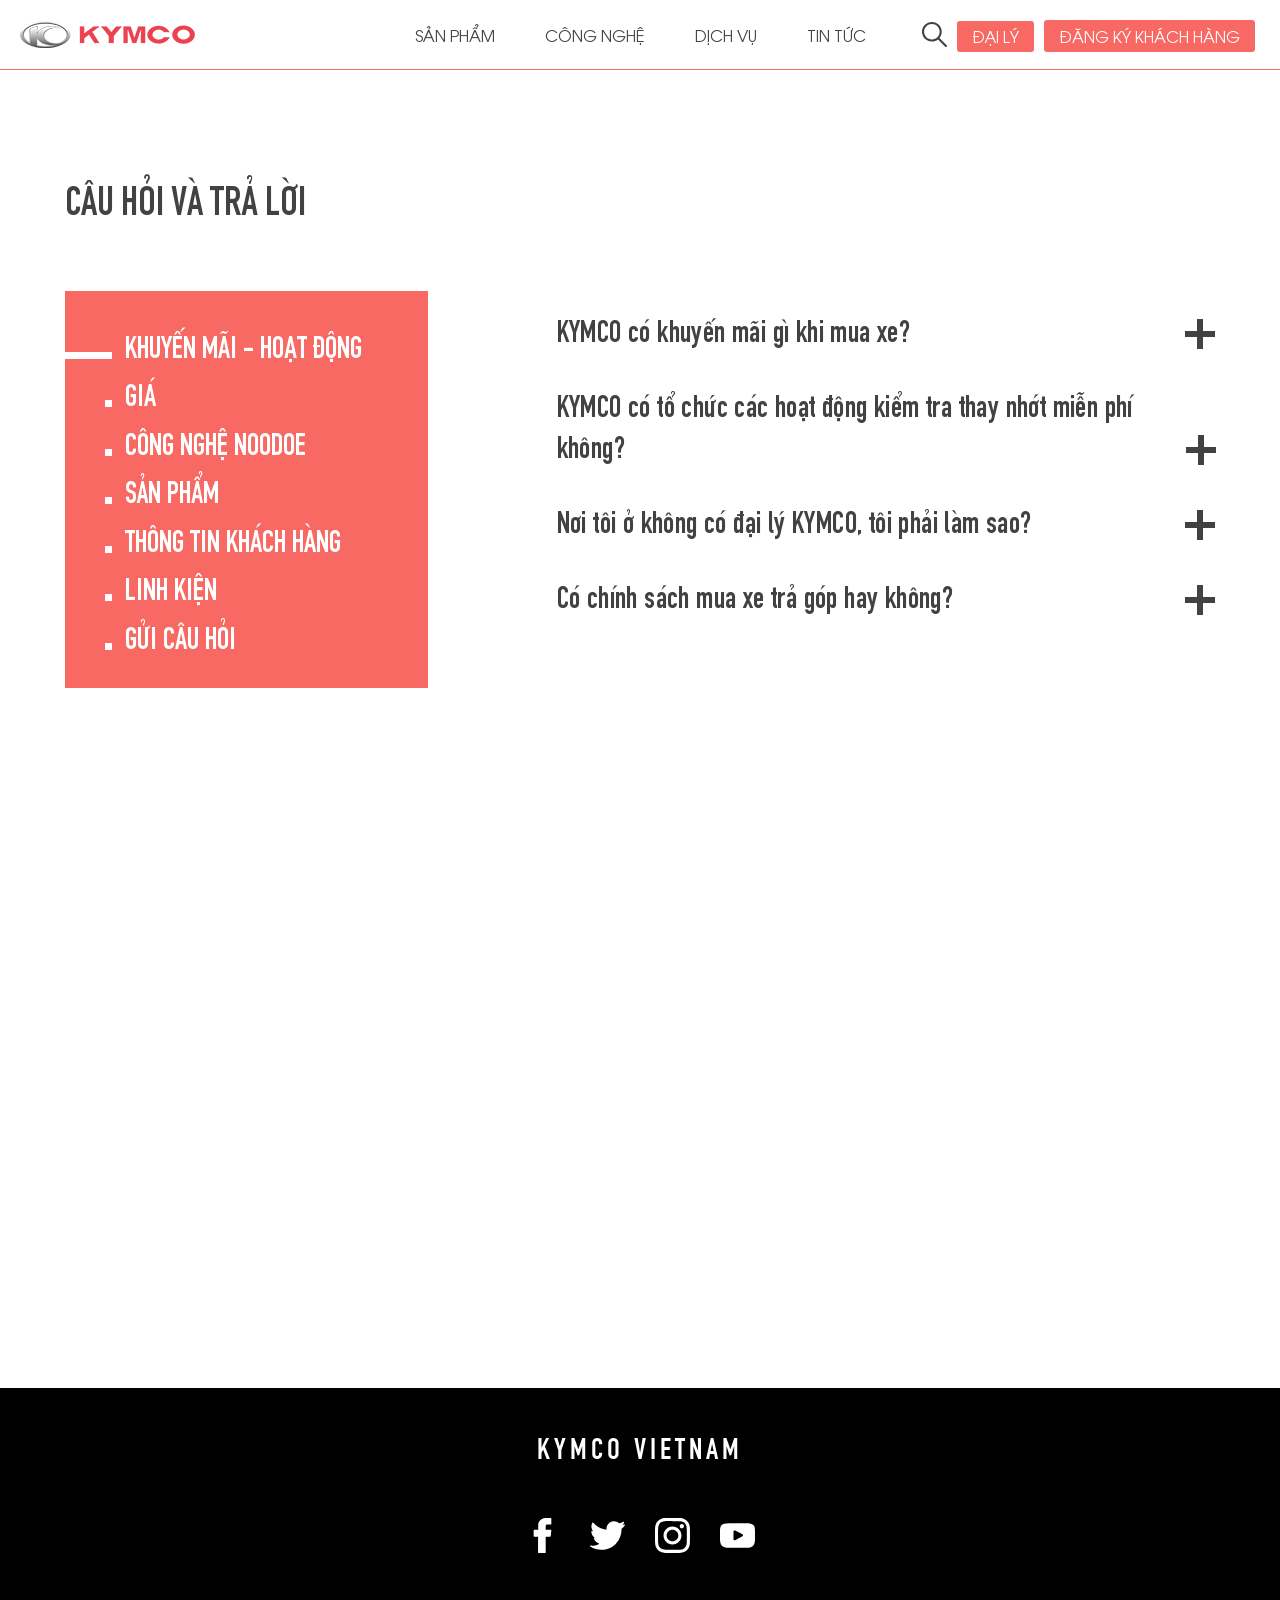
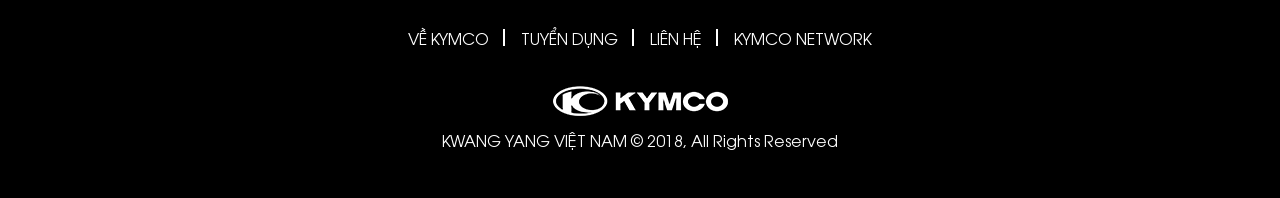
<file: faq.html>
<!DOCTYPE html>
<html>

<head>
    <meta charset="UTF-8" />
    <meta name="viewport" content="width=device-width, initial-scale=1.0, maximum-scale=1.0, user-scalable=0" />
    <meta http-equiv="X-UA-Compatible" content="IE=edge,chrome=1" />
    <title>FAQ</title>
    <link rel="icon" href="img/icon/icon-ico.ico">
    <meta name="title" content="" />
    <meta name="description" content="" />

    <!-- meta facebook -->
    <meta property="og:locale" content="vi" />
    <meta property="og:type" content="article" />
    <meta property="og:title" content="Kymco Viêt Nam | xe tay ga 50cc chất lượng cao chính hãng" />
    <meta property="og:description" content="" />
    <meta property="og:url" content="" />
    <meta property="og:site_name" content="" />
    <meta property="og:image" content="https://logodix.com/logo/498367.jpg" />

    <link rel="stylesheet" href="dest/style.min.css">
    <link rel="stylesheet" href="dest/fonts.css">
    <link rel="stylesheet" href="dest/stylelibs.min.css">
</head>


<body class="servicepage faqpage">

    <div class="loading">
        <span class="loader"></span>
    </div>

    <header>
        <div class="container-fluid">
            <a class="logo" href="./">
                <img src="img/icon/logo.png" alt="">
            </a>
            <div class="menu">
                <ul>
                    <li><a href="product.html">sản phẩm</a></li>
                    <li><a href="technology.html">công nghệ</a></li>
                    <li><a href="service.html">dịch vụ</a>
                        <div class="sub_menu">
                            <ul>
                                <li><a href="search.html">mã qr tra cứu trạm bảo hành</a></li>
                                <li><a href="mantain.html">bảo dưỡng - sửa xe lưu động</a></li>
                                <li><a href="insurance.html">bảo hành - bảo trì</a></li>
                                <li><a href="faq.html">faq</a></li>
                            </ul>
                        </div>
                    </li>
                    <li><a href="news.html">tin tức</a></li>
                </ul>
            </div>
            <div class="search">
                <div class="search__icon item">
                    <img src="img/icon/search.svg" alt="">
                    <div class="search__icon-d">
                        <input type="text" placeholder="Tìm kiếm...">
                    </div>
                </div>
                <div class="search__dealer item">
                    <a href="#">đại lý</a>
                    <div class="sub_menu">
                        <ul>
                            <li><a href="stores.html">Tra cứu đại lý</a></li>
                            <li><a href="registerStores.html">đăng ký mở đại lý</a></li>
                        </ul>
                    </div>
                </div>
                <div class="search__sign item">
                    <a href="register.html">đăng ký khách hàng</a>
                </div>
            </div>
            <div class="hamburger">
                <div class="hamburger__d">
                    <span></span>
                </div>
            </div>
        </div>
        <div class="menuMobile">
            <ul class="ul-wrap">
                <li><a href="product.html">sản phẩm</a></li>
                <li><a href="technology.html">công nghệ</a></li>
                <li>
                    <div class="text">
                        <a href="javascript:void(0)">
                            <span>dịch vụ</span>
                        </a>
                        <ul class="content">
                            <li><a href="">MÃ QR TRA CỨU TRẠM BẢO HÀNH</a></li>
                            <li><a href="">BẢO DƯỠNG - SỬA XE LƯU ĐỘNG</a></li>
                            <li><a href="">BẢO HÀNH - BẢO TRÌ</a></li>
                            <li><a href="">FAQ</a></li>
                        </ul>
                    </div>
                </li>
                <li><a href="news.html">tin tức</a></li>
                <li>
                    <div class="text">
                        <a href="javascript:void(0)">
                            <span>Đại lý</span>
                        </a>
                        <ul class="content">
                            <li><a href="stores.html">tra cứu đại lý</a></li>
                            <li><a href="registerStores.html">đăng ký mở đại lý</a></li>
                        </ul>
                    </div>
                </li>
                <li><a href="register.html">đăng ký khách hàng</a></li>
            </ul>
        </div>
    </header>
    <main>

        <section class="content">
            <div class="container">
                <div class="row">
                    <div class="col-sm-12 col-md-12 col-lg-12">
                        <div class="content__title">
                            <h3>CÂU HỎI VÀ TRẢ LỜI</h3>
                        </div>
                    </div>
                    <div class="col-sm-12 col-md-5 col-lg-4">
                        <div class="content__list">
                            <ul>
                                <li class="active"><a href="#">Khuyến mãi - hoạt động</a></li>
                                <li><a href="#">Giá</a></li>
                                <li><a href="#">Công Nghệ noodoe</a></li>
                                <li><a href="#">Sản phẩm</a></li>
                                <li><a href="#">Thông Tin Khách Hàng</a></li>
                                <li><a href="#">Linh kiện</a></li>
                                <li><a href="#">Gửi câu hỏi</a></li>
                            </ul>
                        </div>
                    </div>
                    <div class="col-sm-12 col-md-6 col-lg-7">
                        <div class="content__text-item active">
                            <div class="motoDetail__d-accodion">
                                <div class="tab">
                                    <div class="tab__item">
                                        <div class="head">
                                            <div class="text">
                                                <h4>KYMCO có khuyến mãi gì khi mua xe?</h4>
                                            </div>
                                            <div class="plus"></div>
                                        </div>
                                        <div class="content">
                                            <p>
                                                Mọi thông tin khuyến mãi khách hàng vui lòng truy cập website: <a
                                                    href="http://kymco.com.vn/">http://kymco.com.vn/</a> hoặc trực tiếp
                                                theo dõi thông tin trên fanpape: <a
                                                    href="https://www.facebook.com/kymcovn/"
                                                    target="_blank">https://www.facebook.com/kymcovn/</a>
                                            </p>
                                        </div>
                                    </div>
                                    <div class="tab__item">
                                        <div class="head">
                                            <div class="text">
                                                <h4>KYMCO có tổ chức các hoạt động kiểm tra thay nhớt miễn phí không?
                                                </h4>
                                            </div>
                                            <div class="plus"></div>
                                        </div>
                                        <div class="content">
                                            <p>
                                                Mọi thông tin khuyến mãi khách hàng vui lòng truy cập website: <a
                                                    href="http://kymco.com.vn/">http://kymco.com.vn/</a> hoặc trực tiếp
                                                theo dõi thông tin trên fanpape: <a
                                                    href="https://www.facebook.com/kymcovn/"
                                                    target="_blank">https://www.facebook.com/kymcovn/</a>
                                            </p>
                                        </div>
                                    </div>
                                    <div class="tab__item">
                                        <div class="head">
                                            <div class="text">
                                                <h4>Nơi tôi ở không có đại lý KYMCO, tôi phải làm sao?</h4>
                                            </div>
                                            <div class="plus"></div>
                                        </div>
                                        <div class="content">
                                            <p>
                                                Các Đại Lý ủy nhiệm của KYMCO trên toàn quốc đều có hỗ trợ trả góp cho
                                                khách hàng. Khách hàng vui lòng liên hệ trực tiếp đại lý để được hỗ trợ.
                                                Thông tin chi tiết đại lý vui lòng truy cập theo đường link: <a
                                                    href="http://kymco.com.vn/dai-ly">http://kymco.com.vn/dai-ly </a>
                                            </p>
                                        </div>
                                    </div>
                                    <div class="tab__item">
                                        <div class="head">
                                            <div class="text">
                                                <h4>Có chính sách mua xe trả góp hay không?</h4>
                                            </div>
                                            <div class="plus"></div>
                                        </div>
                                        <div class="content">
                                            <p>
                                                Khách hàng vui lòng gọi điện trực tiếp đến hotline (miễn cước): 1800
                                                1548 hoặc inbox trực tiếp lên fanpape: <a
                                                    href="https://www.facebook.com/kymcovn/"
                                                    target="_blank">https://www.facebook.com/kymcovn/</a> để được hỗ trợ
                                            </p>
                                        </div>
                                    </div>
                                </div>
                            </div>
                        </div>
                        <div class="content__text-item">
                            <p>Hiện tại chưa update</p>
                        </div>
                        <div class="content__text-item">
                            <div class="motoDetail__d-accodion">
                                <div class="tab">
                                    <div class="tab__item">
                                        <div class="head">
                                            <div class="text">
                                                <h4>Tôi phải làm gì khi không cài đặt được đồng hồ Noodoe</h4>
                                            </div>
                                            <div class="plus"></div>
                                        </div>
                                        <div class="content">
                                            <p>
                                                Hãy đọc kỹ hướng dẫn sử dụng cho hệ thống Noodoe. Nếu khách hàng không
                                                cài đặt được hãy liên hệ đại lý bán xe để họ hướng dẫn .
                                            </p>
                                        </div>
                                    </div>
                                    <div class="tab__item">
                                        <div class="head">
                                            <div class="text">
                                                <h4>Tôi phải làm gì khi đồng hồ Noodoe hư?</h4>
                                            </div>
                                            <div class="plus"></div>
                                        </div>
                                        <div class="content">
                                            <p>
                                                Khi khách hàng nghi ngờ đồng hồ Noodoe hư , hãy liên hệ đại lý bán xe để
                                                họ kiểm tra chính xác.
                                            </p>
                                        </div>
                                    </div>
                                    <div class="tab__item">
                                        <div class="head">
                                            <div class="text">
                                                <h4>VN hay mưa, liệu đồng hồ Noodoe có mau hư không?</h4>
                                            </div>
                                            <div class="plus"></div>
                                        </div>
                                        <div class="content">
                                            <p>
                                                Sản phẩm đã được các kỹ sư của KYMCO áp dụng tiêu chuẩn kỹ thuật cao
                                                nhất và thử nghiệm ở các điều kiện thời tiết khác nhau để đảm bảo độ ổn
                                                định và chất lượng cho sản phẩm
                                            </p>
                                        </div>
                                    </div>
                                </div>
                            </div>
                        </div>
                        <div class="content__text-item">
                            <p>Hiện tại chưa update</p>
                        </div>
                        <div class="content__text-item">
                            <div class="motoDetail__d-accodion">
                                <div class="tab">
                                    <div class="tab__item">
                                        <div class="head">
                                            <div class="text">
                                                <h4>Khi mua xe có cần thiết cung cấp chính xác các thông tin cá nhân cho
                                                    đại lý hay không?</h4>
                                            </div>
                                            <div class="plus"></div>
                                        </div>
                                        <div class="content">
                                            <p>
                                                Khi mua xe khách hàng cần cung cấp thông tin chính xác cho đại lý để
                                                điền vào Phiếu đang ký bảo hành (3 liên). Liên trắng sẽ được đại lý gửi
                                                về cho nhà máy nhập vào hệ thống CRM. Thông tin của khách hàng sẽ được
                                                KYMCO bảo mật và chỉ dùng cho mục đích chăm sóc khách hàng của công ty
                                                KYMCO.
                                            </p>
                                        </div>
                                    </div>
                                    <div class="tab__item">
                                        <div class="head">
                                            <div class="text">
                                                <h4>Nếu đại lý không cung cấp sổ bảo hành, thì tôi làm thế nào đăng ký
                                                    thông tin khách hàng cho công ty?</h4>
                                            </div>
                                            <div class="plus"></div>
                                        </div>
                                        <div class="content">
                                            <p>
                                                Sổ bảo hành là một phần không thể thiếu khi khách hàng mua xe mới, vì
                                                vậy hãy yêu cầu đại lý cung cấp sổ bảo hành trước khi nhận xe. <br>
                                                Khách hàng cũng có thể thực hiện đăng ký thông tin khách hàng trực tiếp
                                                trên website <a href="kymco.com.vn">kymco.com.vn</a>. Vào mục đăng ký
                                                khách hàng để hoàn thành thủ tục đăng ký, KYMCO sẽ lưu lại thông tin
                                                khách hàng vào hệ thống
                                            </p>
                                        </div>
                                    </div>
                                </div>
                            </div>
                        </div>
                        <div class="content__text-item">
                            <div class="motoDetail__d-accodion">
                                <div class="tab">
                                    <div class="tab__item">
                                        <div class="head">
                                            <div class="text">
                                                <h4>Có thể mua linh kiện xe KYMCO tại đâu?</h4>
                                            </div>
                                            <div class="plus"></div>
                                        </div>
                                        <div class="content">
                                            <p>
                                                Có thể mua linh kiện KYMCO tại các đại lý ủy quyền , Trạm bảo hành và
                                                nhà máy
                                            </p>
                                        </div>
                                    </div>
                                    <div class="tab__item">
                                        <div class="head">
                                            <div class="text">
                                                <h4>Đặt linh kiện tại cửa hàng đại lý đã lâu nhưng chưa có, phải làm gì?
                                                </h4>
                                            </div>
                                            <div class="plus"></div>
                                        </div>
                                        <div class="content">
                                            <p>
                                                Trước khi đặt hàng, khách hàng cần hỏi đại lý xác nhận thời gian khi nào
                                                có hàng. Đến ngày hẹn mà đại lý chưa có hàng, bạn có thể yêu cầu đại lý
                                                trả lời nguyên nhân chậm trễ giao hàng và xác nhận lại thời gian đại lý
                                                sẽ giao hàng. Mọi khiếu nại vui lòng liên hệ hotline miễn cước <a
                                                    href="tel:18001548">1800.1548</a>
                                            </p>
                                        </div>
                                    </div>
                                    <div class="tab__item">
                                        <div class="head">
                                            <div class="text">
                                                <h4>KYMCO có cung cấp linh kiện cho khách lẻ không? Chi phí như thế nào?
                                                </h4>
                                            </div>
                                            <div class="plus"></div>
                                        </div>
                                        <div class="content">
                                            <p>
                                                KYMCO có cung cấp linh kiện, phụ tùng cho khách lẻ. Khách lẻ có thể mua
                                                hàng trực tiếp tại Trạm bảo hành nhà máy hoặc đặt hàng qua điện thoại.
                                                Khách hàng phải chuyển trước chi phí linh kiện cho KYMCO trước khi xuất
                                                hàng, ngoài ra khách hàng phả tự chi trả phí chuyển phát nhanh.
                                            </p>
                                        </div>
                                    </div>
                                    <div class="tab__item">
                                        <div class="head">
                                            <div class="text">
                                                <h4>Thời gian giao linh kiện là bao lâu từ khi đại lý xuống đơn hàng cho
                                                    khách?</h4>
                                            </div>
                                            <div class="plus"></div>
                                        </div>
                                        <div class="content">
                                            <p>
                                                Thời gian giao linh kiện tùy thuộc vào thời gian đại lý đặt hàng với
                                                công ty và loại linh kiện (thuộc loại đặc biệt hay loại thông thường).
                                            </p>
                                        </div>
                                    </div>
                                </div>
                            </div>
                        </div>
                        <div class="content__text-item">
                            <p>Vui lòng gửi câu hỏi của bạn đến KYMCO, chúng tôi sẽ cố gắng hỗ trợ bạn trong thời gian
                                nhanh nhất có thể</p>
                            <div class="form__text-form row">
                                <div class="col-sm-12 col-md-12 col-lg-6">
                                    <div class="login name">
                                        <input type="text" placeholder="Họ và tên">
                                    </div>
                                    <div class="login phone">
                                        <input type="text" placeholder="Số điện thoại">
                                    </div>
                                </div>
                                <div class="col-sm-12 col-md-12 col-lg-6">
                                    <div class="login mail">
                                        <input type="text" placeholder="Mail">
                                    </div>
                                    <div class="login title">
                                        <input type="text" placeholder="Tiêu đề">
                                    </div>
                                </div>
                                <div class="col-sm-12 col-md-12 col-lg-12">
                                    <div class="comment">
                                        <textarea name="" id="" cols="30" rows="1"
                                            placeholder="Nội dung câu hỏi"></textarea>
                                    </div>
                                </div>
                            </div>
                            <div class="form__text-btn">
                                <div class="btn">
                                    <span>gửi cho kymco</span>
                                </div>
                            </div>
                        </div>
                    </div>
                </div>
            </div>
        </section>
    </main>

    <div class="backtoTop">
        <img src="img/icon/backtoTop.svg" alt="">
    </div>
    <footer>
        <div class="footer">
            <div class="container">
                <div class="footer__title">
                    <p>kymco vietnam</p>
                </div>
                <div class="footer__logo">
                    <ul>
                        <li>
                            <svg class="fb" version="1.1" id="Layer_1" xmlns="http://www.w3.org/2000/svg"
                                xmlns:xlink="http://www.w3.org/1999/xlink" x="0px" y="0px" viewBox="0 0 310 310"
                                style="enable-background:new 0 0 310 310;" xml:space="preserve">
                                <g id="XMLID_834_">
                                    <path id="XMLID_835_" d="M81.703,165.106h33.981V305c0,2.762,2.238,5,5,5h57.616c2.762,0,5-2.238,5-5V165.765h39.064
            c2.54,0,4.677-1.906,4.967-4.429l5.933-51.502c0.163-1.417-0.286-2.836-1.234-3.899c-0.949-1.064-2.307-1.673-3.732-1.673h-44.996
            V71.978c0-9.732,5.24-14.667,15.576-14.667c1.473,0,29.42,0,29.42,0c2.762,0,5-2.239,5-5V5.037c0-2.762-2.238-5-5-5h-40.545
            C187.467,0.023,186.832,0,185.896,0c-7.035,0-31.488,1.381-50.804,19.151c-21.402,19.692-18.427,43.27-17.716,47.358v37.752H81.703
            c-2.762,0-5,2.238-5,5v50.844C76.703,162.867,78.941,165.106,81.703,165.106z" />
                                </g>
                                <g>
                                </g>
                                <g>
                                </g>
                                <g>
                                </g>
                                <g>
                                </g>
                                <g>
                                </g>
                                <g>
                                </g>
                                <g>
                                </g>
                                <g>
                                </g>
                                <g>
                                </g>
                                <g>
                                </g>
                                <g>
                                </g>
                                <g>
                                </g>
                                <g>
                                </g>
                                <g>
                                </g>
                                <g>
                                </g>
                            </svg>
                        </li>
                        <li>
                            <svg class="twitter" version="1.1" id="Layer_1" xmlns="http://www.w3.org/2000/svg"
                                xmlns:xlink="http://www.w3.org/1999/xlink" x="0px" y="0px" viewBox="0 0 310 310"
                                style="enable-background:new 0 0 310 310;" xml:space="preserve">
                                <g id="XMLID_826_">
                                    <path id="XMLID_827_" d="M302.973,57.388c-4.87,2.16-9.877,3.983-14.993,5.463c6.057-6.85,10.675-14.91,13.494-23.73
                               c0.632-1.977-0.023-4.141-1.648-5.434c-1.623-1.294-3.878-1.449-5.665-0.39c-10.865,6.444-22.587,11.075-34.878,13.783
                               c-12.381-12.098-29.197-18.983-46.581-18.983c-36.695,0-66.549,29.853-66.549,66.547c0,2.89,0.183,5.764,0.545,8.598
                               C101.163,99.244,58.83,76.863,29.76,41.204c-1.036-1.271-2.632-1.956-4.266-1.825c-1.635,0.128-3.104,1.05-3.93,2.467
                               c-5.896,10.117-9.013,21.688-9.013,33.461c0,16.035,5.725,31.249,15.838,43.137c-3.075-1.065-6.059-2.396-8.907-3.977
                               c-1.529-0.851-3.395-0.838-4.914,0.033c-1.52,0.871-2.473,2.473-2.513,4.224c-0.007,0.295-0.007,0.59-0.007,0.889
                               c0,23.935,12.882,45.484,32.577,57.229c-1.692-0.169-3.383-0.414-5.063-0.735c-1.732-0.331-3.513,0.276-4.681,1.597
                               c-1.17,1.32-1.557,3.16-1.018,4.84c7.29,22.76,26.059,39.501,48.749,44.605c-18.819,11.787-40.34,17.961-62.932,17.961
                               c-4.714,0-9.455-0.277-14.095-0.826c-2.305-0.274-4.509,1.087-5.294,3.279c-0.785,2.193,0.047,4.638,2.008,5.895
                               c29.023,18.609,62.582,28.445,97.047,28.445c67.754,0,110.139-31.95,133.764-58.753c29.46-33.421,46.356-77.658,46.356-121.367
                               c0-1.826-0.028-3.67-0.084-5.508c11.623-8.757,21.63-19.355,29.773-31.536c1.237-1.85,1.103-4.295-0.33-5.998
                               C307.394,57.037,305.009,56.486,302.973,57.388z" />
                                </g>
                                <g>
                                </g>
                                <g>
                                </g>
                                <g>
                                </g>
                                <g>
                                </g>
                                <g>
                                </g>
                                <g>
                                </g>
                                <g>
                                </g>
                                <g>
                                </g>
                                <g>
                                </g>
                                <g>
                                </g>
                                <g>
                                </g>
                                <g>
                                </g>
                                <g>
                                </g>
                                <g>
                                </g>
                                <g>
                                </g>
                            </svg>
                        </li>
                        <li>
                            <svg class="ins" width="32px" height="32px" viewBox="0 0 32 32"
                                xmlns="http://www.w3.org/2000/svg">
                                <path
                                    d="M16 0c-4.349 0-4.891 0.021-6.593 0.093-1.709 0.084-2.865 0.349-3.885 0.745-1.052 0.412-1.948 0.959-2.833 1.849-0.891 0.885-1.443 1.781-1.849 2.833-0.396 1.020-0.661 2.176-0.745 3.885-0.077 1.703-0.093 2.244-0.093 6.593s0.021 4.891 0.093 6.593c0.084 1.704 0.349 2.865 0.745 3.885 0.412 1.052 0.959 1.948 1.849 2.833 0.885 0.891 1.781 1.443 2.833 1.849 1.020 0.391 2.181 0.661 3.885 0.745 1.703 0.077 2.244 0.093 6.593 0.093s4.891-0.021 6.593-0.093c1.704-0.084 2.865-0.355 3.885-0.745 1.052-0.412 1.948-0.959 2.833-1.849 0.891-0.885 1.443-1.776 1.849-2.833 0.391-1.020 0.661-2.181 0.745-3.885 0.077-1.703 0.093-2.244 0.093-6.593s-0.021-4.891-0.093-6.593c-0.084-1.704-0.355-2.871-0.745-3.885-0.412-1.052-0.959-1.948-1.849-2.833-0.885-0.891-1.776-1.443-2.833-1.849-1.020-0.396-2.181-0.661-3.885-0.745-1.703-0.077-2.244-0.093-6.593-0.093zM16 2.88c4.271 0 4.781 0.021 6.469 0.093 1.557 0.073 2.405 0.333 2.968 0.553 0.751 0.291 1.276 0.635 1.844 1.197 0.557 0.557 0.901 1.088 1.192 1.839 0.22 0.563 0.48 1.411 0.553 2.968 0.072 1.688 0.093 2.199 0.093 6.469s-0.021 4.781-0.099 6.469c-0.084 1.557-0.344 2.405-0.563 2.968-0.303 0.751-0.641 1.276-1.199 1.844-0.563 0.557-1.099 0.901-1.844 1.192-0.556 0.22-1.416 0.48-2.979 0.553-1.697 0.072-2.197 0.093-6.479 0.093s-4.781-0.021-6.48-0.099c-1.557-0.084-2.416-0.344-2.979-0.563-0.76-0.303-1.281-0.641-1.839-1.199-0.563-0.563-0.921-1.099-1.197-1.844-0.224-0.556-0.48-1.416-0.563-2.979-0.057-1.677-0.084-2.197-0.084-6.459 0-4.26 0.027-4.781 0.084-6.479 0.083-1.563 0.339-2.421 0.563-2.979 0.276-0.761 0.635-1.281 1.197-1.844 0.557-0.557 1.079-0.917 1.839-1.199 0.563-0.219 1.401-0.479 2.964-0.557 1.697-0.061 2.197-0.083 6.473-0.083zM16 7.787c-4.541 0-8.213 3.677-8.213 8.213 0 4.541 3.677 8.213 8.213 8.213 4.541 0 8.213-3.677 8.213-8.213 0-4.541-3.677-8.213-8.213-8.213zM16 21.333c-2.948 0-5.333-2.385-5.333-5.333s2.385-5.333 5.333-5.333c2.948 0 5.333 2.385 5.333 5.333s-2.385 5.333-5.333 5.333zM26.464 7.459c0 1.063-0.865 1.921-1.923 1.921-1.063 0-1.921-0.859-1.921-1.921 0-1.057 0.864-1.917 1.921-1.917s1.923 0.86 1.923 1.917z" />
                            </svg>
                        </li>
                        <li>
                            <svg class="youtube" version="1.1" id="Layer_1" xmlns="http://www.w3.org/2000/svg"
                                xmlns:xlink="http://www.w3.org/1999/xlink" x="0px" y="0px" viewBox="0 0 310 310"
                                style="enable-background:new 0 0 310 310;" xml:space="preserve">
                                <g id="XMLID_822_">
                                    <path id="XMLID_823_" d="M297.917,64.645c-11.19-13.302-31.85-18.728-71.306-18.728H83.386c-40.359,0-61.369,5.776-72.517,19.938
            C0,79.663,0,100.008,0,128.166v53.669c0,54.551,12.896,82.248,83.386,82.248h143.226c34.216,0,53.176-4.788,65.442-16.527
            C304.633,235.518,310,215.863,310,181.835v-53.669C310,98.471,309.159,78.006,297.917,64.645z M199.021,162.41l-65.038,33.991
            c-1.454,0.76-3.044,1.137-4.632,1.137c-1.798,0-3.592-0.484-5.181-1.446c-2.992-1.813-4.819-5.056-4.819-8.554v-67.764
            c0-3.492,1.822-6.732,4.808-8.546c2.987-1.814,6.702-1.938,9.801-0.328l65.038,33.772c3.309,1.718,5.387,5.134,5.392,8.861
            C204.394,157.263,202.325,160.684,199.021,162.41z" />
                                </g>
                                <g>
                                </g>
                                <g>
                                </g>
                                <g>
                                </g>
                                <g>
                                </g>
                                <g>
                                </g>
                                <g>
                                </g>
                                <g>
                                </g>
                                <g>
                                </g>
                                <g>
                                </g>
                                <g>
                                </g>
                                <g>
                                </g>
                                <g>
                                </g>
                                <g>
                                </g>
                                <g>
                                </g>
                                <g>
                                </g>
                            </svg>
                        </li>
                    </ul>
                </div>
                <div class="footer__text">
                    <ul>
                        <li class="line"><a href="">về kymco</a></li>
                        <li class="line"><a href="recruitment.html">tuyển dụng</a></li>
                        <li class="line"><a href="contact.html">liên hệ</a></li>
                        <li class="li1"><a href="">kymco network</a></li>
                    </ul>
                    <img src="img/icon/logo-footer.png" alt="">
                    <p>KWANG YANG VIỆT NAM © 2018, All Rights Reserved</p>
                </div>
            </div>
        </div>
    </footer>





    <script type="text/javascript" src="dest/jsmain.min.js"></script>
    <script type="text/javascript" src="dest/main.js"></script>

</body>

</html>
</file>
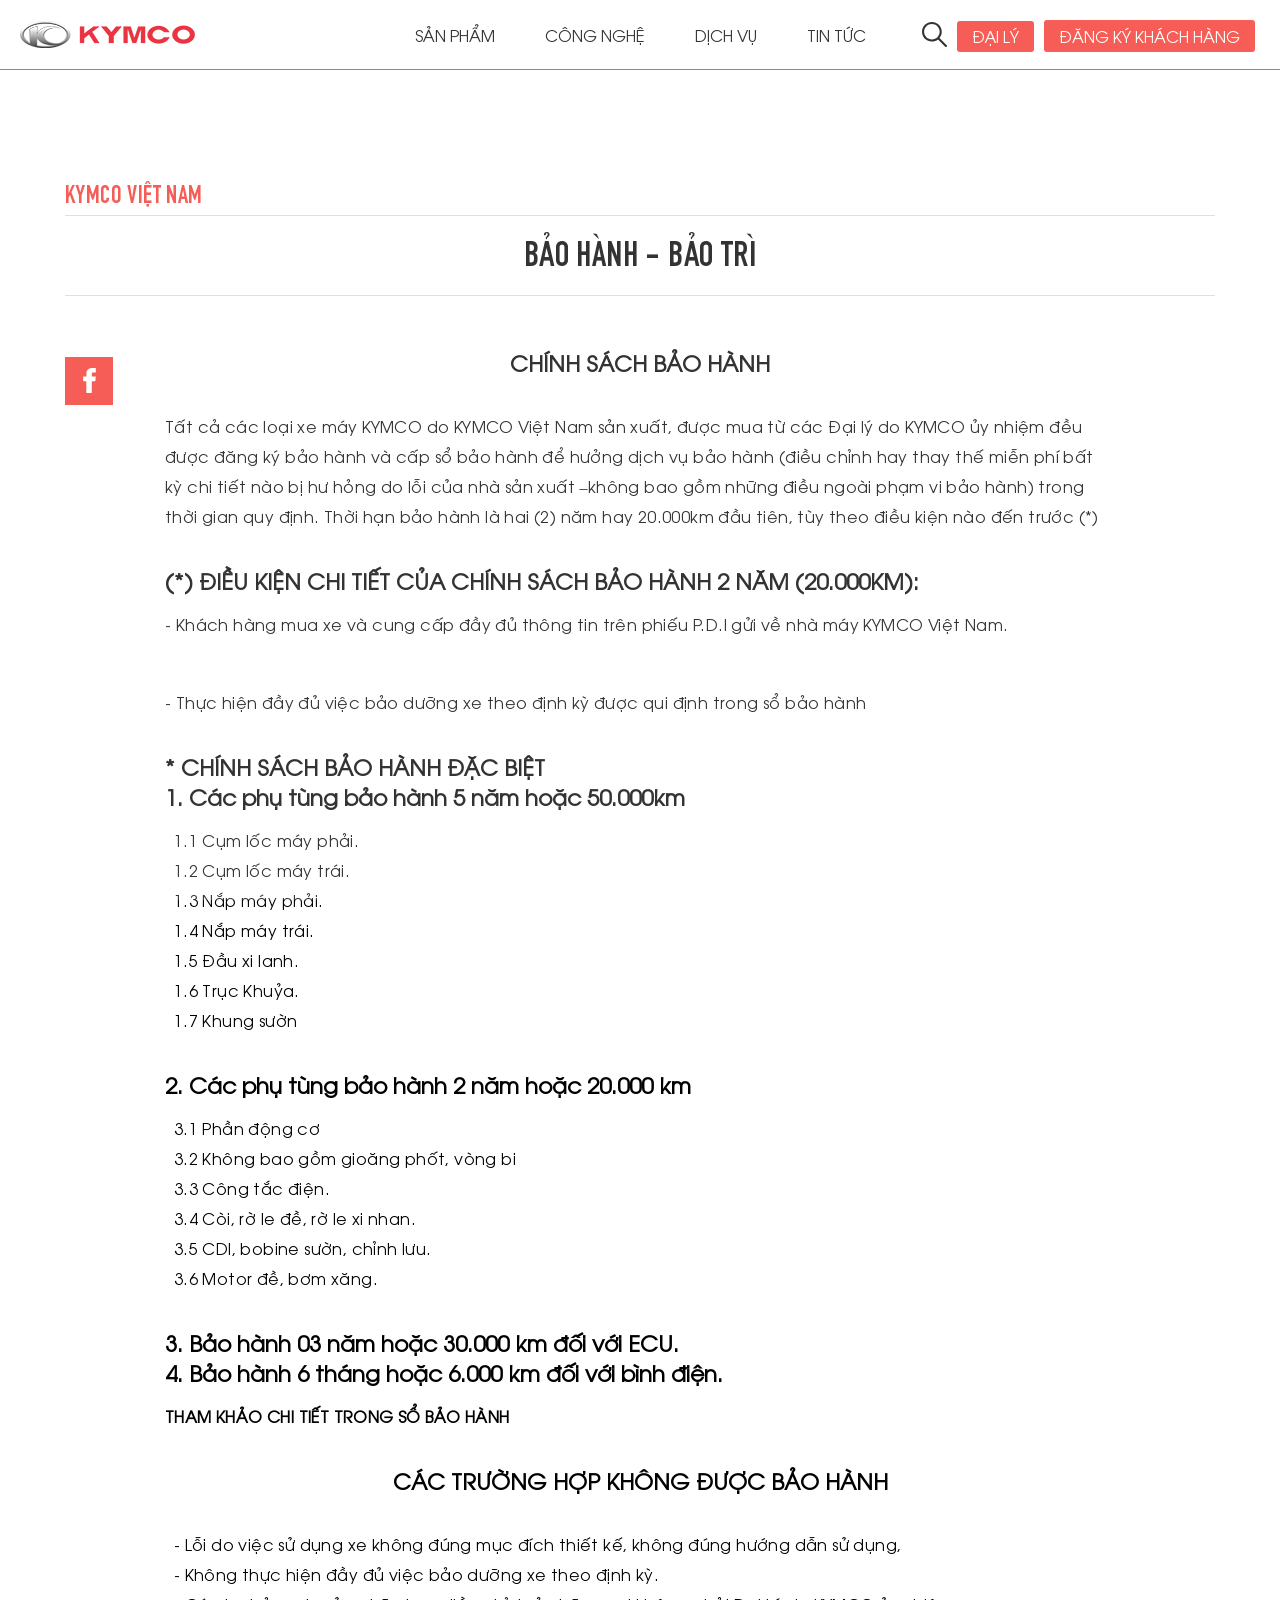
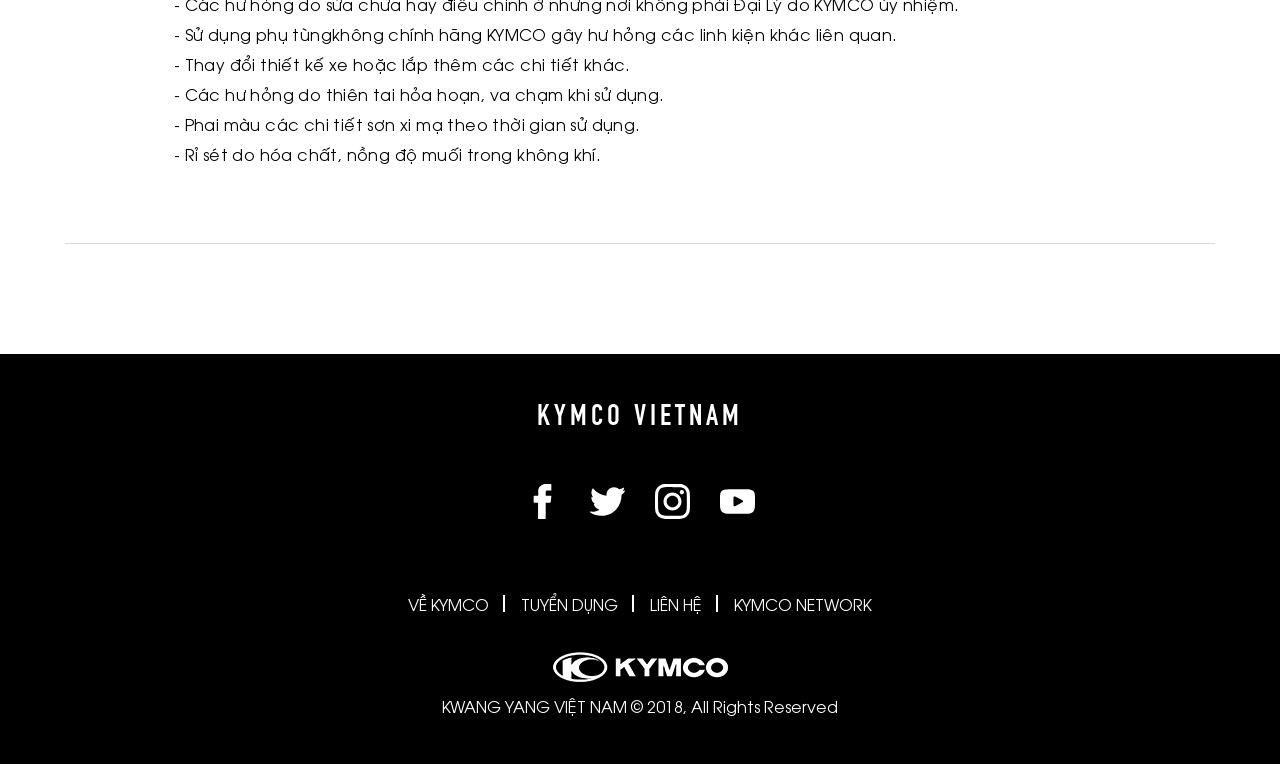
<file: insurance.html>
<!DOCTYPE html>
<html>

<head>
    <meta charset="UTF-8" />
    <meta name="viewport" content="width=device-width, initial-scale=1.0, maximum-scale=1.0, user-scalable=0" />
    <meta http-equiv="X-UA-Compatible" content="IE=edge,chrome=1" />
    <title>Bảo Hành - Bảo Trì</title>
    <link rel="icon" href="img/icon/icon-ico.ico">
    <meta name="title" content="" />
    <meta name="description" content="" />

    <!-- meta facebook -->
    <meta property="og:locale" content="vi" />
    <meta property="og:type" content="article" />
    <meta property="og:title" content="Kymco Viêt Nam | xe tay ga 50cc chất lượng cao chính hãng" />
    <meta property="og:description" content="" />
    <meta property="og:url" content="" />
    <meta property="og:site_name" content="" />
    <meta property="og:image" content="https://logodix.com/logo/498367.jpg" />

    <link rel="stylesheet" href="dest/style.min.css">
    <link rel="stylesheet" href="dest/fonts.css">
    <link rel="stylesheet" href="dest/stylelibs.min.css">
</head>


<body class="newsArticelpage searchpage insurancepage">

    <div class="loading">
        <span class="loader"></span>
    </div>

    <header>
        <div class="container-fluid">
            <a class="logo" href="./">
                <img src="img/icon/logo.png" alt="">
            </a>
            <div class="menu">
                <ul>
                    <li><a href="product.html">sản phẩm</a></li>
                    <li><a href="technology.html">công nghệ</a></li>
                    <li><a href="service.html">dịch vụ</a>
                        <div class="sub_menu">
                            <ul>
                                <li><a href="search.html">mã qr tra cứu trạm bảo hành</a></li>
                                <li><a href="mantain.html">bảo dưỡng - sửa xe lưu động</a></li>
                                <li><a href="insurance.html">bảo hành - bảo trì</a></li>
                                <li><a href="faq.html">faq</a></li>
                            </ul>
                        </div>
                    </li>
                    <li><a href="news.html">tin tức</a></li>
                </ul>
            </div>
            <div class="search">
                <div class="search__icon item">
                    <img src="img/icon/search.svg" alt="">
                    <div class="search__icon-d">
                        <input type="text" placeholder="Tìm kiếm...">
                    </div>
                </div>
                <div class="search__dealer item">
                    <a href="#">đại lý</a>
                    <div class="sub_menu">
                        <ul>
                            <li><a href="stores.html">Tra cứu đại lý</a></li>
                            <li><a href="registerStores.html">đăng ký mở đại lý</a></li>
                        </ul>
                    </div>
                </div>
                <div class="search__sign item">
                    <a href="register.html">đăng ký khách hàng</a>
                </div>
            </div>
            <div class="hamburger">
                <div class="hamburger__d">
                    <span></span>
                </div>
            </div>
        </div>
        <div class="menuMobile">
            <ul class="ul-wrap">
                <li><a href="product.html">sản phẩm</a></li>
                <li><a href="technology.html">công nghệ</a></li>
                <li>
                    <div class="text">
                        <a href="javascript:void(0)">
                            <span>dịch vụ</span>
                        </a>
                        <ul class="content">
                            <li><a href="">MÃ QR TRA CỨU TRẠM BẢO HÀNH</a></li>
                            <li><a href="">BẢO DƯỠNG - SỬA XE LƯU ĐỘNG</a></li>
                            <li><a href="">BẢO HÀNH - BẢO TRÌ</a></li>
                            <li><a href="">FAQ</a></li>
                        </ul>
                    </div>
                </li>
                <li><a href="news.html">tin tức</a></li>
                <li>
                    <div class="text">
                        <a href="javascript:void(0)">
                            <span>Đại lý</span>
                        </a>
                        <ul class="content">
                            <li><a href="stores.html">tra cứu đại lý</a></li>
                            <li><a href="registerStores.html">đăng ký mở đại lý</a></li>
                        </ul>
                    </div>
                </li>
                <li><a href="register.html">đăng ký khách hàng</a></li>
            </ul>
        </div>
    </header>

    <main>
        <article class="post">
            <div class="container">
                <div class="post__time">
                    <p>kymco việt nam</p>
                </div>
                <div class="post__title">
                    <h4>BẢO HÀNH - BẢO TRÌ
                    </h4>
                </div>
                <div class="post__icon">
                    <li>
                        <a class="img" href="https://www.facebook.com/kymcovn" target="_blank">
                            <svg version="1.1" id="Layer_1" xmlns="http://www.w3.org/2000/svg"
                                xmlns:xlink="http://www.w3.org/1999/xlink" x="0px" y="0px" viewBox="0 0 310 310"
                                style="enable-background:new 0 0 310 310;" xml:space="preserve">
                                <g id="XMLID_834_">
                                    <path id="XMLID_835_" d="M81.703,165.106h33.981V305c0,2.762,2.238,5,5,5h57.616c2.762,0,5-2.238,5-5V165.765h39.064
		c2.54,0,4.677-1.906,4.967-4.429l5.933-51.502c0.163-1.417-0.286-2.836-1.234-3.899c-0.949-1.064-2.307-1.673-3.732-1.673h-44.996
		V71.978c0-9.732,5.24-14.667,15.576-14.667c1.473,0,29.42,0,29.42,0c2.762,0,5-2.239,5-5V5.037c0-2.762-2.238-5-5-5h-40.545
		C187.467,0.023,186.832,0,185.896,0c-7.035,0-31.488,1.381-50.804,19.151c-21.402,19.692-18.427,43.27-17.716,47.358v37.752H81.703
		c-2.762,0-5,2.238-5,5v50.844C76.703,162.867,78.941,165.106,81.703,165.106z" />
                                </g>
                                <g>
                                </g>
                                <g>
                                </g>
                                <g>
                                </g>
                                <g>
                                </g>
                                <g>
                                </g>
                                <g>
                                </g>
                                <g>
                                </g>
                                <g>
                                </g>
                                <g>
                                </g>
                                <g>
                                </g>
                                <g>
                                </g>
                                <g>
                                </g>
                                <g>
                                </g>
                                <g>
                                </g>
                                <g>
                                </g>
                            </svg>
                        </a>
                    </li>
                </div>
                <div class="post__content">
                    <h2>CHÍNH SÁCH BẢO HÀNH</h2>
                    <p>Tất cả các loại xe máy KYMCO do KYMCO Việt Nam sản xuất, được mua từ các Đại lý do KYMCO ủy nhiệm
                        đều được đăng ký bảo hành và cấp sổ bảo hành để hưởng dịch vụ bảo hành (điều chỉnh hay thay thế
                        miễn phí bất kỳ chi tiết nào bị hư hỏng do lỗi của nhà sản xuất –không bao gồm những điều ngoài
                        phạm vi bảo hành) trong thời gian quy định. Thời hạn bảo hành là hai (2) năm hay 20.000km đầu
                        tiên, tùy theo điều kiện nào đến trước (*)</p>
                    <h3>(*) ĐIỀU KIỆN CHI TIẾT CỦA CHÍNH SÁCH BẢO HÀNH 2 NĂM (20.000KM):</h3>
                    <p>- Khách hàng mua xe và cung cấp đầy đủ thông tin trên phiếu P.D.I gửi về nhà máy KYMCO Việt Nam.
                    </p>
                    <p>- Thực hiện đầy đủ việc bảo dưỡng xe theo định kỳ được qui định trong sổ bảo hành</p>
                    <h3>* CHÍNH SÁCH BẢO HÀNH ĐẶC BIỆT</h3>
                    <h4>1. Các phụ tùng bảo hành 5 năm hoặc 50.000km</h4>
                    <p>&nbsp;&nbsp;1.1 Cụm lốc máy phải. <br>&nbsp;&nbsp;1.2 Cụm lốc máy trái.<br>&nbsp;&nbsp;1.3 Nắp
                        máy phải.<br>&nbsp;&nbsp;1.4 Nắp máy trái.<br>&nbsp;&nbsp;1.5 Đầu xi lanh. <br>&nbsp;&nbsp;1.6
                        Trục Khuỷa.<br>&nbsp;&nbsp;1.7 Khung sườn</p>
                    <h4>2. Các phụ tùng bảo hành 2 năm hoặc 20.000 km</h4>
                    <p>&nbsp;&nbsp;3.1 Phần&nbsp;động cơ<br>&nbsp;&nbsp;3.2 Không bao gồm gioăng phốt, vòng bi
                        <br>&nbsp;&nbsp;3.3 Công tắc điện.<br>&nbsp;&nbsp;3.4 Còi, rờ le đề, rờ le xi nhan.
                        <br>&nbsp;&nbsp;3.5 CDI, bobine sườn, chỉnh lưu. <br>&nbsp;&nbsp;3.6 Motor đề, bơm xăng.
                    </p>
                    <h4>3. Bảo hành 03&nbsp;năm hoặc 30.000 km đối với ECU.</h4>
                    <h4>4. Bảo hành 6 tháng hoặc 6.000 km đối với bình điện.</h4>
                    <p><strong>THAM KHẢO CHI TIẾT TRONG SỔ BẢO HÀNH</strong></p>
                    <h2>CÁC TRƯỜNG HỢP KHÔNG ĐƯỢC BẢO HÀNH</h2>
                    <p>&nbsp;&nbsp;- Lỗi do việc sử dụng xe không đúng mục đích thiết kế, không đúng hướng dẫn sử dụng,
                        <br>&nbsp;&nbsp;- Không thực hiện đầy đủ việc bảo dưỡng xe theo định kỳ. <br>&nbsp;&nbsp;- Các
                        hư hỏng do sửa chữa hay điều chỉnh ở những nơi không phải Đại Lý do KYMCO ủy
                        nhiệm.<br>&nbsp;&nbsp;- Sử dụng phụ tùngkhông chính hãng KYMCO gây hư hỏng các linh kiện khác
                        liên quan. <br>&nbsp;&nbsp;- Thay đổi thiết kế xe hoặc lắp thêm các chi tiết
                        khác.<br>&nbsp;&nbsp;- Các hư hỏng do thiên tai hỏa hoạn, va chạm khi sử dụng. <br>&nbsp;&nbsp;-
                        Phai màu các chi tiết sơn xi mạ theo thời gian sử dụng. <br>&nbsp;&nbsp;- Rỉ sét do hóa chất,
                        nồng độ muối trong không khí.
                    </p>
                </div>
                <div class="post__line"></div>
            </div>
        </article>
    </main>

    <div class="backtoTop">
        <img src="img/icon/backtoTop.svg" alt="">
    </div>
    <footer>
        <div class="footer">
            <div class="container">
                <div class="footer__title">
                    <p>kymco vietnam</p>
                </div>
                <div class="footer__logo">
                    <ul>
                        <li>
                            <svg class="fb" version="1.1" id="Layer_1" xmlns="http://www.w3.org/2000/svg"
                                xmlns:xlink="http://www.w3.org/1999/xlink" x="0px" y="0px" viewBox="0 0 310 310"
                                style="enable-background:new 0 0 310 310;" xml:space="preserve">
                                <g id="XMLID_834_">
                                    <path id="XMLID_835_" d="M81.703,165.106h33.981V305c0,2.762,2.238,5,5,5h57.616c2.762,0,5-2.238,5-5V165.765h39.064
            c2.54,0,4.677-1.906,4.967-4.429l5.933-51.502c0.163-1.417-0.286-2.836-1.234-3.899c-0.949-1.064-2.307-1.673-3.732-1.673h-44.996
            V71.978c0-9.732,5.24-14.667,15.576-14.667c1.473,0,29.42,0,29.42,0c2.762,0,5-2.239,5-5V5.037c0-2.762-2.238-5-5-5h-40.545
            C187.467,0.023,186.832,0,185.896,0c-7.035,0-31.488,1.381-50.804,19.151c-21.402,19.692-18.427,43.27-17.716,47.358v37.752H81.703
            c-2.762,0-5,2.238-5,5v50.844C76.703,162.867,78.941,165.106,81.703,165.106z" />
                                </g>
                                <g>
                                </g>
                                <g>
                                </g>
                                <g>
                                </g>
                                <g>
                                </g>
                                <g>
                                </g>
                                <g>
                                </g>
                                <g>
                                </g>
                                <g>
                                </g>
                                <g>
                                </g>
                                <g>
                                </g>
                                <g>
                                </g>
                                <g>
                                </g>
                                <g>
                                </g>
                                <g>
                                </g>
                                <g>
                                </g>
                            </svg>
                        </li>
                        <li>
                            <svg class="twitter" version="1.1" id="Layer_1" xmlns="http://www.w3.org/2000/svg"
                                xmlns:xlink="http://www.w3.org/1999/xlink" x="0px" y="0px" viewBox="0 0 310 310"
                                style="enable-background:new 0 0 310 310;" xml:space="preserve">
                                <g id="XMLID_826_">
                                    <path id="XMLID_827_" d="M302.973,57.388c-4.87,2.16-9.877,3.983-14.993,5.463c6.057-6.85,10.675-14.91,13.494-23.73
                               c0.632-1.977-0.023-4.141-1.648-5.434c-1.623-1.294-3.878-1.449-5.665-0.39c-10.865,6.444-22.587,11.075-34.878,13.783
                               c-12.381-12.098-29.197-18.983-46.581-18.983c-36.695,0-66.549,29.853-66.549,66.547c0,2.89,0.183,5.764,0.545,8.598
                               C101.163,99.244,58.83,76.863,29.76,41.204c-1.036-1.271-2.632-1.956-4.266-1.825c-1.635,0.128-3.104,1.05-3.93,2.467
                               c-5.896,10.117-9.013,21.688-9.013,33.461c0,16.035,5.725,31.249,15.838,43.137c-3.075-1.065-6.059-2.396-8.907-3.977
                               c-1.529-0.851-3.395-0.838-4.914,0.033c-1.52,0.871-2.473,2.473-2.513,4.224c-0.007,0.295-0.007,0.59-0.007,0.889
                               c0,23.935,12.882,45.484,32.577,57.229c-1.692-0.169-3.383-0.414-5.063-0.735c-1.732-0.331-3.513,0.276-4.681,1.597
                               c-1.17,1.32-1.557,3.16-1.018,4.84c7.29,22.76,26.059,39.501,48.749,44.605c-18.819,11.787-40.34,17.961-62.932,17.961
                               c-4.714,0-9.455-0.277-14.095-0.826c-2.305-0.274-4.509,1.087-5.294,3.279c-0.785,2.193,0.047,4.638,2.008,5.895
                               c29.023,18.609,62.582,28.445,97.047,28.445c67.754,0,110.139-31.95,133.764-58.753c29.46-33.421,46.356-77.658,46.356-121.367
                               c0-1.826-0.028-3.67-0.084-5.508c11.623-8.757,21.63-19.355,29.773-31.536c1.237-1.85,1.103-4.295-0.33-5.998
                               C307.394,57.037,305.009,56.486,302.973,57.388z" />
                                </g>
                                <g>
                                </g>
                                <g>
                                </g>
                                <g>
                                </g>
                                <g>
                                </g>
                                <g>
                                </g>
                                <g>
                                </g>
                                <g>
                                </g>
                                <g>
                                </g>
                                <g>
                                </g>
                                <g>
                                </g>
                                <g>
                                </g>
                                <g>
                                </g>
                                <g>
                                </g>
                                <g>
                                </g>
                                <g>
                                </g>
                            </svg>
                        </li>
                        <li>
                            <svg class="ins" width="32px" height="32px" viewBox="0 0 32 32"
                                xmlns="http://www.w3.org/2000/svg">
                                <path
                                    d="M16 0c-4.349 0-4.891 0.021-6.593 0.093-1.709 0.084-2.865 0.349-3.885 0.745-1.052 0.412-1.948 0.959-2.833 1.849-0.891 0.885-1.443 1.781-1.849 2.833-0.396 1.020-0.661 2.176-0.745 3.885-0.077 1.703-0.093 2.244-0.093 6.593s0.021 4.891 0.093 6.593c0.084 1.704 0.349 2.865 0.745 3.885 0.412 1.052 0.959 1.948 1.849 2.833 0.885 0.891 1.781 1.443 2.833 1.849 1.020 0.391 2.181 0.661 3.885 0.745 1.703 0.077 2.244 0.093 6.593 0.093s4.891-0.021 6.593-0.093c1.704-0.084 2.865-0.355 3.885-0.745 1.052-0.412 1.948-0.959 2.833-1.849 0.891-0.885 1.443-1.776 1.849-2.833 0.391-1.020 0.661-2.181 0.745-3.885 0.077-1.703 0.093-2.244 0.093-6.593s-0.021-4.891-0.093-6.593c-0.084-1.704-0.355-2.871-0.745-3.885-0.412-1.052-0.959-1.948-1.849-2.833-0.885-0.891-1.776-1.443-2.833-1.849-1.020-0.396-2.181-0.661-3.885-0.745-1.703-0.077-2.244-0.093-6.593-0.093zM16 2.88c4.271 0 4.781 0.021 6.469 0.093 1.557 0.073 2.405 0.333 2.968 0.553 0.751 0.291 1.276 0.635 1.844 1.197 0.557 0.557 0.901 1.088 1.192 1.839 0.22 0.563 0.48 1.411 0.553 2.968 0.072 1.688 0.093 2.199 0.093 6.469s-0.021 4.781-0.099 6.469c-0.084 1.557-0.344 2.405-0.563 2.968-0.303 0.751-0.641 1.276-1.199 1.844-0.563 0.557-1.099 0.901-1.844 1.192-0.556 0.22-1.416 0.48-2.979 0.553-1.697 0.072-2.197 0.093-6.479 0.093s-4.781-0.021-6.48-0.099c-1.557-0.084-2.416-0.344-2.979-0.563-0.76-0.303-1.281-0.641-1.839-1.199-0.563-0.563-0.921-1.099-1.197-1.844-0.224-0.556-0.48-1.416-0.563-2.979-0.057-1.677-0.084-2.197-0.084-6.459 0-4.26 0.027-4.781 0.084-6.479 0.083-1.563 0.339-2.421 0.563-2.979 0.276-0.761 0.635-1.281 1.197-1.844 0.557-0.557 1.079-0.917 1.839-1.199 0.563-0.219 1.401-0.479 2.964-0.557 1.697-0.061 2.197-0.083 6.473-0.083zM16 7.787c-4.541 0-8.213 3.677-8.213 8.213 0 4.541 3.677 8.213 8.213 8.213 4.541 0 8.213-3.677 8.213-8.213 0-4.541-3.677-8.213-8.213-8.213zM16 21.333c-2.948 0-5.333-2.385-5.333-5.333s2.385-5.333 5.333-5.333c2.948 0 5.333 2.385 5.333 5.333s-2.385 5.333-5.333 5.333zM26.464 7.459c0 1.063-0.865 1.921-1.923 1.921-1.063 0-1.921-0.859-1.921-1.921 0-1.057 0.864-1.917 1.921-1.917s1.923 0.86 1.923 1.917z" />
                            </svg>
                        </li>
                        <li>
                            <svg class="youtube" version="1.1" id="Layer_1" xmlns="http://www.w3.org/2000/svg"
                                xmlns:xlink="http://www.w3.org/1999/xlink" x="0px" y="0px" viewBox="0 0 310 310"
                                style="enable-background:new 0 0 310 310;" xml:space="preserve">
                                <g id="XMLID_822_">
                                    <path id="XMLID_823_" d="M297.917,64.645c-11.19-13.302-31.85-18.728-71.306-18.728H83.386c-40.359,0-61.369,5.776-72.517,19.938
            C0,79.663,0,100.008,0,128.166v53.669c0,54.551,12.896,82.248,83.386,82.248h143.226c34.216,0,53.176-4.788,65.442-16.527
            C304.633,235.518,310,215.863,310,181.835v-53.669C310,98.471,309.159,78.006,297.917,64.645z M199.021,162.41l-65.038,33.991
            c-1.454,0.76-3.044,1.137-4.632,1.137c-1.798,0-3.592-0.484-5.181-1.446c-2.992-1.813-4.819-5.056-4.819-8.554v-67.764
            c0-3.492,1.822-6.732,4.808-8.546c2.987-1.814,6.702-1.938,9.801-0.328l65.038,33.772c3.309,1.718,5.387,5.134,5.392,8.861
            C204.394,157.263,202.325,160.684,199.021,162.41z" />
                                </g>
                                <g>
                                </g>
                                <g>
                                </g>
                                <g>
                                </g>
                                <g>
                                </g>
                                <g>
                                </g>
                                <g>
                                </g>
                                <g>
                                </g>
                                <g>
                                </g>
                                <g>
                                </g>
                                <g>
                                </g>
                                <g>
                                </g>
                                <g>
                                </g>
                                <g>
                                </g>
                                <g>
                                </g>
                                <g>
                                </g>
                            </svg>
                        </li>
                    </ul>
                </div>
                <div class="footer__text">
                    <ul>
                        <li class="line"><a href="">về kymco</a></li>
                        <li class="line"><a href="recruitment.html">tuyển dụng</a></li>
                        <li class="line"><a href="contact.html">liên hệ</a></li>
                        <li class="li1"><a href="">kymco network</a></li>
                    </ul>
                    <img src="img/icon/logo-footer.png" alt="">
                    <p>KWANG YANG VIỆT NAM © 2018, All Rights Reserved</p>
                </div>
            </div>
        </div>
    </footer>





    <script type="text/javascript" src="dest/jsmain.min.js"></script>
    <script type="text/javascript" src="dest/main.js"></script>

</body>

</html>
</file>
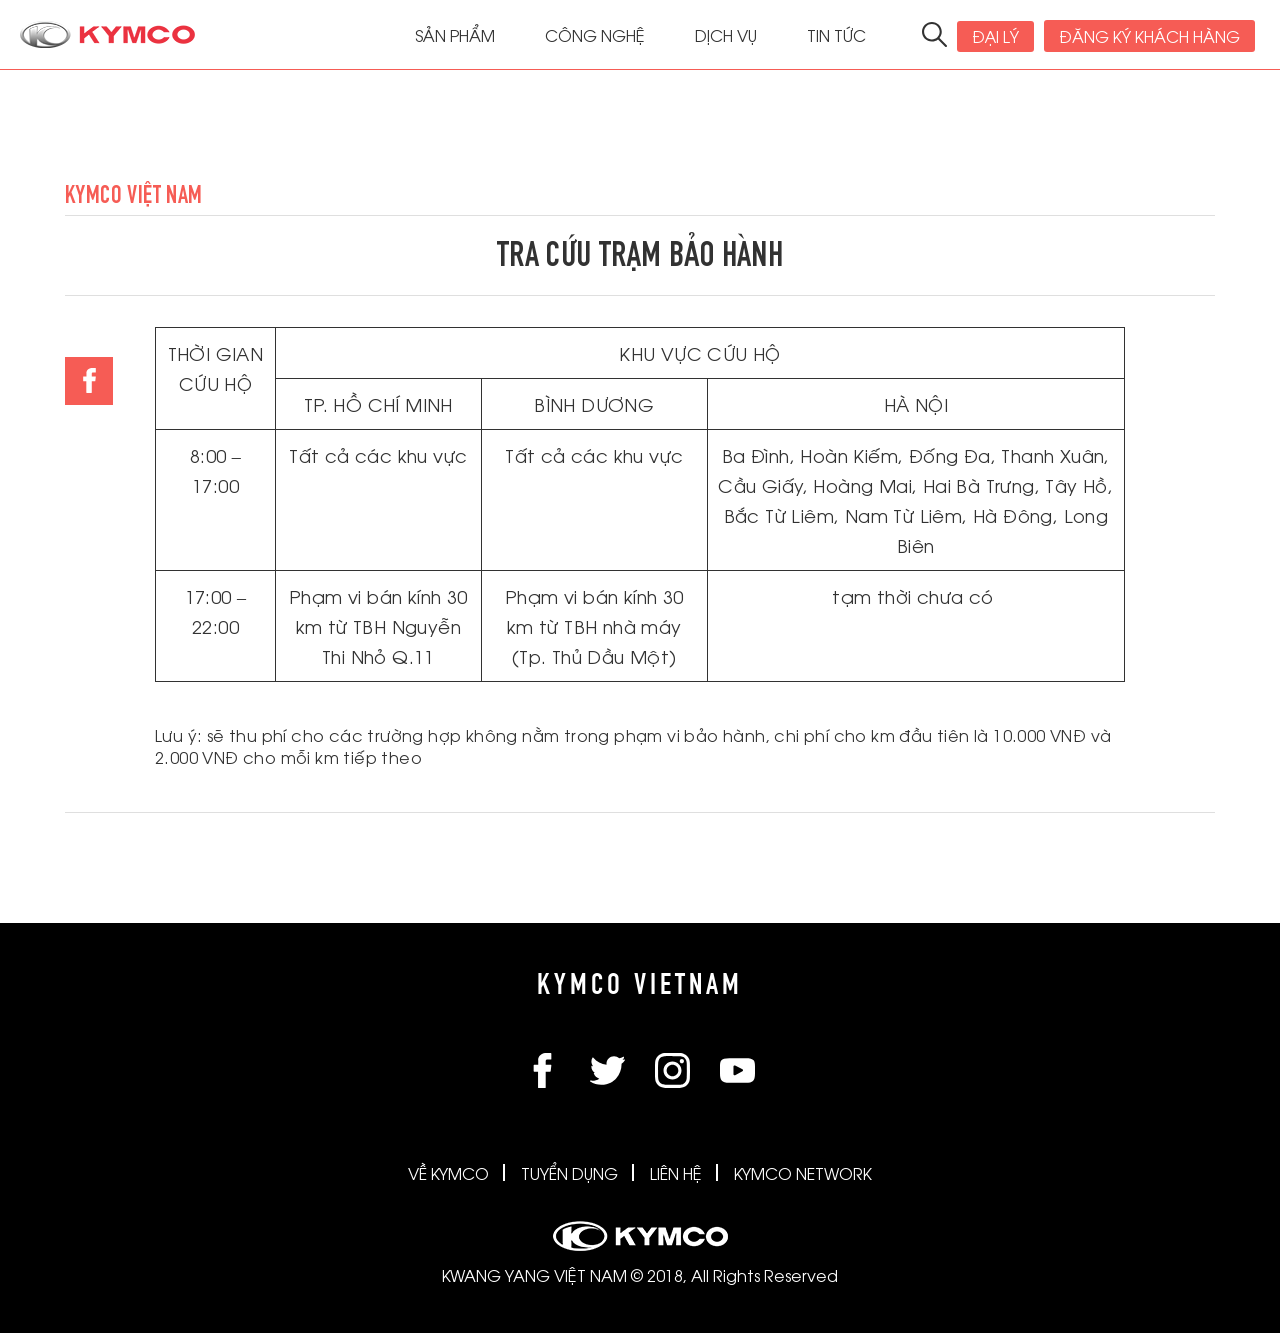
<file: mantain.html>
<!DOCTYPE html>
<html>

<head>
    <meta charset="UTF-8" />
    <meta name="viewport" content="width=device-width, initial-scale=1.0, maximum-scale=1.0, user-scalable=0" />
    <meta http-equiv="X-UA-Compatible" content="IE=edge,chrome=1" />
    <title>Bảo Dưỡng - Sửa Xe Lưu Động</title>
    <link rel="icon" href="img/icon/icon-ico.ico">
    <meta name="title" content="" />
    <meta name="description" content="" />

    <!-- meta facebook -->
    <meta property="og:locale" content="vi" />
    <meta property="og:type" content="article" />
    <meta property="og:title" content="Kymco Viêt Nam | xe tay ga 50cc chất lượng cao chính hãng" />
    <meta property="og:description" content="" />
    <meta property="og:url" content="" />
    <meta property="og:site_name" content="" />
    <meta property="og:image" content="https://logodix.com/logo/498367.jpg" />

    <link rel="stylesheet" href="dest/style.min.css">
    <link rel="stylesheet" href="dest/fonts.css">
    <link rel="stylesheet" href="dest/stylelibs.min.css">
</head>


<body class="newsArticelpage searchpage maintainPage">

    <div class="loading">
        <span class="loader"></span>
    </div>

    <header>
        <div class="container-fluid">
            <a class="logo" href="./">
                <img src="img/icon/logo.png" alt="">
            </a>
            <div class="menu">
                <ul>
                    <li><a href="product.html">sản phẩm</a></li>
                    <li><a href="technology.html">công nghệ</a></li>
                    <li><a href="service.html">dịch vụ</a>
                        <div class="sub_menu">
                            <ul>
                                <li><a href="search.html">mã qr tra cứu trạm bảo hành</a></li>
                                <li><a href="mantain.html">bảo dưỡng - sửa xe lưu động</a></li>
                                <li><a href="insurance.html">bảo hành - bảo trì</a></li>
                                <li><a href="faq.html">faq</a></li>
                            </ul>
                        </div>
                    </li>
                    <li><a href="news.html">tin tức</a></li>
                </ul>
            </div>
            <div class="search">
                <div class="search__icon item">
                    <img src="img/icon/search.svg" alt="">
                    <div class="search__icon-d">
                        <input type="text" placeholder="Tìm kiếm...">
                    </div>
                </div>
                <div class="search__dealer item">
                    <a href="#">đại lý</a>
                    <div class="sub_menu">
                        <ul>
                            <li><a href="stores.html">Tra cứu đại lý</a></li>
                            <li><a href="registerStores.html">đăng ký mở đại lý</a></li>
                        </ul>
                    </div>
                </div>
                <div class="search__sign item">
                    <a href="register.html">đăng ký khách hàng</a>
                </div>
            </div>
            <div class="hamburger">
                <div class="hamburger__d">
                    <span></span>
                </div>
            </div>
        </div>
        <div class="menuMobile">
            <ul class="ul-wrap">
                <li><a href="product.html">sản phẩm</a></li>
                <li><a href="technology.html">công nghệ</a></li>
                <li>
                    <div class="text">
                        <a href="javascript:void(0)">
                            <span>dịch vụ</span>
                        </a>
                        <ul class="content">
                            <li><a href="">MÃ QR TRA CỨU TRẠM BẢO HÀNH</a></li>
                            <li><a href="">BẢO DƯỠNG - SỬA XE LƯU ĐỘNG</a></li>
                            <li><a href="">BẢO HÀNH - BẢO TRÌ</a></li>
                            <li><a href="">FAQ</a></li>
                        </ul>
                    </div>
                </li>
                <li><a href="news.html">tin tức</a></li>
                <li>
                    <div class="text">
                        <a href="javascript:void(0)">
                            <span>Đại lý</span>
                        </a>
                        <ul class="content">
                            <li><a href="stores.html">tra cứu đại lý</a></li>
                            <li><a href="registerStores.html">đăng ký mở đại lý</a></li>
                        </ul>
                    </div>
                </li>
                <li><a href="register.html">đăng ký khách hàng</a></li>
            </ul>
        </div>
    </header>

    <main>
        <article class="post">
            <div class="container">
                <div class="post__time">
                    <p>kymco việt nam</p>
                </div>
                <div class="post__title">
                    <h4>TRA CỨU TRẠM BẢO HÀNH
                    </h4>
                </div>
                <div class="post__icon">
                    <li>
                        <a class="img" href="https://www.facebook.com/kymcovn" target="_blank">
                            <svg version="1.1" id="Layer_1" xmlns="http://www.w3.org/2000/svg"
                                xmlns:xlink="http://www.w3.org/1999/xlink" x="0px" y="0px" viewBox="0 0 310 310"
                                style="enable-background:new 0 0 310 310;" xml:space="preserve">
                                <g id="XMLID_834_">
                                    <path id="XMLID_835_" d="M81.703,165.106h33.981V305c0,2.762,2.238,5,5,5h57.616c2.762,0,5-2.238,5-5V165.765h39.064
		c2.54,0,4.677-1.906,4.967-4.429l5.933-51.502c0.163-1.417-0.286-2.836-1.234-3.899c-0.949-1.064-2.307-1.673-3.732-1.673h-44.996
		V71.978c0-9.732,5.24-14.667,15.576-14.667c1.473,0,29.42,0,29.42,0c2.762,0,5-2.239,5-5V5.037c0-2.762-2.238-5-5-5h-40.545
		C187.467,0.023,186.832,0,185.896,0c-7.035,0-31.488,1.381-50.804,19.151c-21.402,19.692-18.427,43.27-17.716,47.358v37.752H81.703
		c-2.762,0-5,2.238-5,5v50.844C76.703,162.867,78.941,165.106,81.703,165.106z" />
                                </g>
                                <g>
                                </g>
                                <g>
                                </g>
                                <g>
                                </g>
                                <g>
                                </g>
                                <g>
                                </g>
                                <g>
                                </g>
                                <g>
                                </g>
                                <g>
                                </g>
                                <g>
                                </g>
                                <g>
                                </g>
                                <g>
                                </g>
                                <g>
                                </g>
                                <g>
                                </g>
                                <g>
                                </g>
                                <g>
                                </g>
                            </svg>
                        </a>
                    </li>
                </div>
                <div class="post__content">
                    <div class="post__content-table text-main">
                        <table border="1" style="text-align: center;">
                            <tr>
                                <td rowspan="2" style="width: 120px;">THỜI GIAN CỨU HỘ</td>
                                <td colspan="3">KHU VỰC CỨU HỘ</td>
                            </tr>
                            <tr>
                                <td>TP. HỒ CHÍ MINH</td>
                                <td>BÌNH DƯƠNG</td>
                                <td>HÀ NỘI</td>
                            </tr>
                            <tr>
                                <td>8:00 – 17:00</td>
                                <td>Tất cả các khu vực</td>
                                <td>Tất cả các khu vực</td>
                                <td>Ba Đình, Hoàn Kiếm, Đống Đa, Thanh Xuân, Cầu Giấy, Hoàng Mai, Hai Bà Trưng, Tây
                                    Hồ, Bắc Từ Liêm, Nam Từ Liêm, Hà Đông, Long Biên</td>
                            </tr>
                            <tr>
                                <td>17:00 – 22:00</td>
                                <td>Phạm vi bán kính 30 km từ TBH Nguyễn Thi Nhỏ Q.11</td>
                                <td>Phạm vi bán kính 30 km từ TBH nhà máy (Tp. Thủ Dầu Một)</td>
                                <td>tạm thời chưa có&nbsp;</td>
                            </tr>
                        </table>
                        <p></p>
                        <p><span>Lưu ý:</span> sẽ thu phí cho các trường hợp không nằm trong phạm vi bảo hành, chi phí
                            cho km đầu tiên là 10.000 VNĐ và 2.000 VNĐ cho mỗi km tiếp theo</p>
                    </div>
                </div>
                <div class="post__line"></div>
            </div>
        </article>
    </main>

    <div class="backtoTop">
        <img src="img/icon/backtoTop.svg" alt="">
    </div>
    <footer>
        <div class="footer">
            <div class="container">
                <div class="footer__title">
                    <p>kymco vietnam</p>
                </div>
                <div class="footer__logo">
                    <ul>
                        <li>
                            <svg class="fb" version="1.1" id="Layer_1" xmlns="http://www.w3.org/2000/svg"
                                xmlns:xlink="http://www.w3.org/1999/xlink" x="0px" y="0px" viewBox="0 0 310 310"
                                style="enable-background:new 0 0 310 310;" xml:space="preserve">
                                <g id="XMLID_834_">
                                    <path id="XMLID_835_" d="M81.703,165.106h33.981V305c0,2.762,2.238,5,5,5h57.616c2.762,0,5-2.238,5-5V165.765h39.064
            c2.54,0,4.677-1.906,4.967-4.429l5.933-51.502c0.163-1.417-0.286-2.836-1.234-3.899c-0.949-1.064-2.307-1.673-3.732-1.673h-44.996
            V71.978c0-9.732,5.24-14.667,15.576-14.667c1.473,0,29.42,0,29.42,0c2.762,0,5-2.239,5-5V5.037c0-2.762-2.238-5-5-5h-40.545
            C187.467,0.023,186.832,0,185.896,0c-7.035,0-31.488,1.381-50.804,19.151c-21.402,19.692-18.427,43.27-17.716,47.358v37.752H81.703
            c-2.762,0-5,2.238-5,5v50.844C76.703,162.867,78.941,165.106,81.703,165.106z" />
                                </g>
                                <g>
                                </g>
                                <g>
                                </g>
                                <g>
                                </g>
                                <g>
                                </g>
                                <g>
                                </g>
                                <g>
                                </g>
                                <g>
                                </g>
                                <g>
                                </g>
                                <g>
                                </g>
                                <g>
                                </g>
                                <g>
                                </g>
                                <g>
                                </g>
                                <g>
                                </g>
                                <g>
                                </g>
                                <g>
                                </g>
                            </svg>
                        </li>
                        <li>
                            <svg class="twitter" version="1.1" id="Layer_1" xmlns="http://www.w3.org/2000/svg"
                                xmlns:xlink="http://www.w3.org/1999/xlink" x="0px" y="0px" viewBox="0 0 310 310"
                                style="enable-background:new 0 0 310 310;" xml:space="preserve">
                                <g id="XMLID_826_">
                                    <path id="XMLID_827_" d="M302.973,57.388c-4.87,2.16-9.877,3.983-14.993,5.463c6.057-6.85,10.675-14.91,13.494-23.73
                               c0.632-1.977-0.023-4.141-1.648-5.434c-1.623-1.294-3.878-1.449-5.665-0.39c-10.865,6.444-22.587,11.075-34.878,13.783
                               c-12.381-12.098-29.197-18.983-46.581-18.983c-36.695,0-66.549,29.853-66.549,66.547c0,2.89,0.183,5.764,0.545,8.598
                               C101.163,99.244,58.83,76.863,29.76,41.204c-1.036-1.271-2.632-1.956-4.266-1.825c-1.635,0.128-3.104,1.05-3.93,2.467
                               c-5.896,10.117-9.013,21.688-9.013,33.461c0,16.035,5.725,31.249,15.838,43.137c-3.075-1.065-6.059-2.396-8.907-3.977
                               c-1.529-0.851-3.395-0.838-4.914,0.033c-1.52,0.871-2.473,2.473-2.513,4.224c-0.007,0.295-0.007,0.59-0.007,0.889
                               c0,23.935,12.882,45.484,32.577,57.229c-1.692-0.169-3.383-0.414-5.063-0.735c-1.732-0.331-3.513,0.276-4.681,1.597
                               c-1.17,1.32-1.557,3.16-1.018,4.84c7.29,22.76,26.059,39.501,48.749,44.605c-18.819,11.787-40.34,17.961-62.932,17.961
                               c-4.714,0-9.455-0.277-14.095-0.826c-2.305-0.274-4.509,1.087-5.294,3.279c-0.785,2.193,0.047,4.638,2.008,5.895
                               c29.023,18.609,62.582,28.445,97.047,28.445c67.754,0,110.139-31.95,133.764-58.753c29.46-33.421,46.356-77.658,46.356-121.367
                               c0-1.826-0.028-3.67-0.084-5.508c11.623-8.757,21.63-19.355,29.773-31.536c1.237-1.85,1.103-4.295-0.33-5.998
                               C307.394,57.037,305.009,56.486,302.973,57.388z" />
                                </g>
                                <g>
                                </g>
                                <g>
                                </g>
                                <g>
                                </g>
                                <g>
                                </g>
                                <g>
                                </g>
                                <g>
                                </g>
                                <g>
                                </g>
                                <g>
                                </g>
                                <g>
                                </g>
                                <g>
                                </g>
                                <g>
                                </g>
                                <g>
                                </g>
                                <g>
                                </g>
                                <g>
                                </g>
                                <g>
                                </g>
                            </svg>
                        </li>
                        <li>
                            <svg class="ins" width="32px" height="32px" viewBox="0 0 32 32"
                                xmlns="http://www.w3.org/2000/svg">
                                <path
                                    d="M16 0c-4.349 0-4.891 0.021-6.593 0.093-1.709 0.084-2.865 0.349-3.885 0.745-1.052 0.412-1.948 0.959-2.833 1.849-0.891 0.885-1.443 1.781-1.849 2.833-0.396 1.020-0.661 2.176-0.745 3.885-0.077 1.703-0.093 2.244-0.093 6.593s0.021 4.891 0.093 6.593c0.084 1.704 0.349 2.865 0.745 3.885 0.412 1.052 0.959 1.948 1.849 2.833 0.885 0.891 1.781 1.443 2.833 1.849 1.020 0.391 2.181 0.661 3.885 0.745 1.703 0.077 2.244 0.093 6.593 0.093s4.891-0.021 6.593-0.093c1.704-0.084 2.865-0.355 3.885-0.745 1.052-0.412 1.948-0.959 2.833-1.849 0.891-0.885 1.443-1.776 1.849-2.833 0.391-1.020 0.661-2.181 0.745-3.885 0.077-1.703 0.093-2.244 0.093-6.593s-0.021-4.891-0.093-6.593c-0.084-1.704-0.355-2.871-0.745-3.885-0.412-1.052-0.959-1.948-1.849-2.833-0.885-0.891-1.776-1.443-2.833-1.849-1.020-0.396-2.181-0.661-3.885-0.745-1.703-0.077-2.244-0.093-6.593-0.093zM16 2.88c4.271 0 4.781 0.021 6.469 0.093 1.557 0.073 2.405 0.333 2.968 0.553 0.751 0.291 1.276 0.635 1.844 1.197 0.557 0.557 0.901 1.088 1.192 1.839 0.22 0.563 0.48 1.411 0.553 2.968 0.072 1.688 0.093 2.199 0.093 6.469s-0.021 4.781-0.099 6.469c-0.084 1.557-0.344 2.405-0.563 2.968-0.303 0.751-0.641 1.276-1.199 1.844-0.563 0.557-1.099 0.901-1.844 1.192-0.556 0.22-1.416 0.48-2.979 0.553-1.697 0.072-2.197 0.093-6.479 0.093s-4.781-0.021-6.48-0.099c-1.557-0.084-2.416-0.344-2.979-0.563-0.76-0.303-1.281-0.641-1.839-1.199-0.563-0.563-0.921-1.099-1.197-1.844-0.224-0.556-0.48-1.416-0.563-2.979-0.057-1.677-0.084-2.197-0.084-6.459 0-4.26 0.027-4.781 0.084-6.479 0.083-1.563 0.339-2.421 0.563-2.979 0.276-0.761 0.635-1.281 1.197-1.844 0.557-0.557 1.079-0.917 1.839-1.199 0.563-0.219 1.401-0.479 2.964-0.557 1.697-0.061 2.197-0.083 6.473-0.083zM16 7.787c-4.541 0-8.213 3.677-8.213 8.213 0 4.541 3.677 8.213 8.213 8.213 4.541 0 8.213-3.677 8.213-8.213 0-4.541-3.677-8.213-8.213-8.213zM16 21.333c-2.948 0-5.333-2.385-5.333-5.333s2.385-5.333 5.333-5.333c2.948 0 5.333 2.385 5.333 5.333s-2.385 5.333-5.333 5.333zM26.464 7.459c0 1.063-0.865 1.921-1.923 1.921-1.063 0-1.921-0.859-1.921-1.921 0-1.057 0.864-1.917 1.921-1.917s1.923 0.86 1.923 1.917z" />
                            </svg>
                        </li>
                        <li>
                            <svg class="youtube" version="1.1" id="Layer_1" xmlns="http://www.w3.org/2000/svg"
                                xmlns:xlink="http://www.w3.org/1999/xlink" x="0px" y="0px" viewBox="0 0 310 310"
                                style="enable-background:new 0 0 310 310;" xml:space="preserve">
                                <g id="XMLID_822_">
                                    <path id="XMLID_823_" d="M297.917,64.645c-11.19-13.302-31.85-18.728-71.306-18.728H83.386c-40.359,0-61.369,5.776-72.517,19.938
            C0,79.663,0,100.008,0,128.166v53.669c0,54.551,12.896,82.248,83.386,82.248h143.226c34.216,0,53.176-4.788,65.442-16.527
            C304.633,235.518,310,215.863,310,181.835v-53.669C310,98.471,309.159,78.006,297.917,64.645z M199.021,162.41l-65.038,33.991
            c-1.454,0.76-3.044,1.137-4.632,1.137c-1.798,0-3.592-0.484-5.181-1.446c-2.992-1.813-4.819-5.056-4.819-8.554v-67.764
            c0-3.492,1.822-6.732,4.808-8.546c2.987-1.814,6.702-1.938,9.801-0.328l65.038,33.772c3.309,1.718,5.387,5.134,5.392,8.861
            C204.394,157.263,202.325,160.684,199.021,162.41z" />
                                </g>
                                <g>
                                </g>
                                <g>
                                </g>
                                <g>
                                </g>
                                <g>
                                </g>
                                <g>
                                </g>
                                <g>
                                </g>
                                <g>
                                </g>
                                <g>
                                </g>
                                <g>
                                </g>
                                <g>
                                </g>
                                <g>
                                </g>
                                <g>
                                </g>
                                <g>
                                </g>
                                <g>
                                </g>
                                <g>
                                </g>
                            </svg>
                        </li>
                    </ul>
                </div>
                <div class="footer__text">
                    <ul>
                        <li class="line"><a href="">về kymco</a></li>
                        <li class="line"><a href="recruitment.html">tuyển dụng</a></li>
                        <li class="line"><a href="contact.html">liên hệ</a></li>
                        <li class="li1"><a href="">kymco network</a></li>
                    </ul>
                    <img src="img/icon/logo-footer.png" alt="">
                    <p>KWANG YANG VIỆT NAM © 2018, All Rights Reserved</p>
                </div>
            </div>
        </div>
    </footer>





    <script type="text/javascript" src="dest/jsmain.min.js"></script>
    <script type="text/javascript" src="dest/main.js"></script>

</body>

</html>
</file>
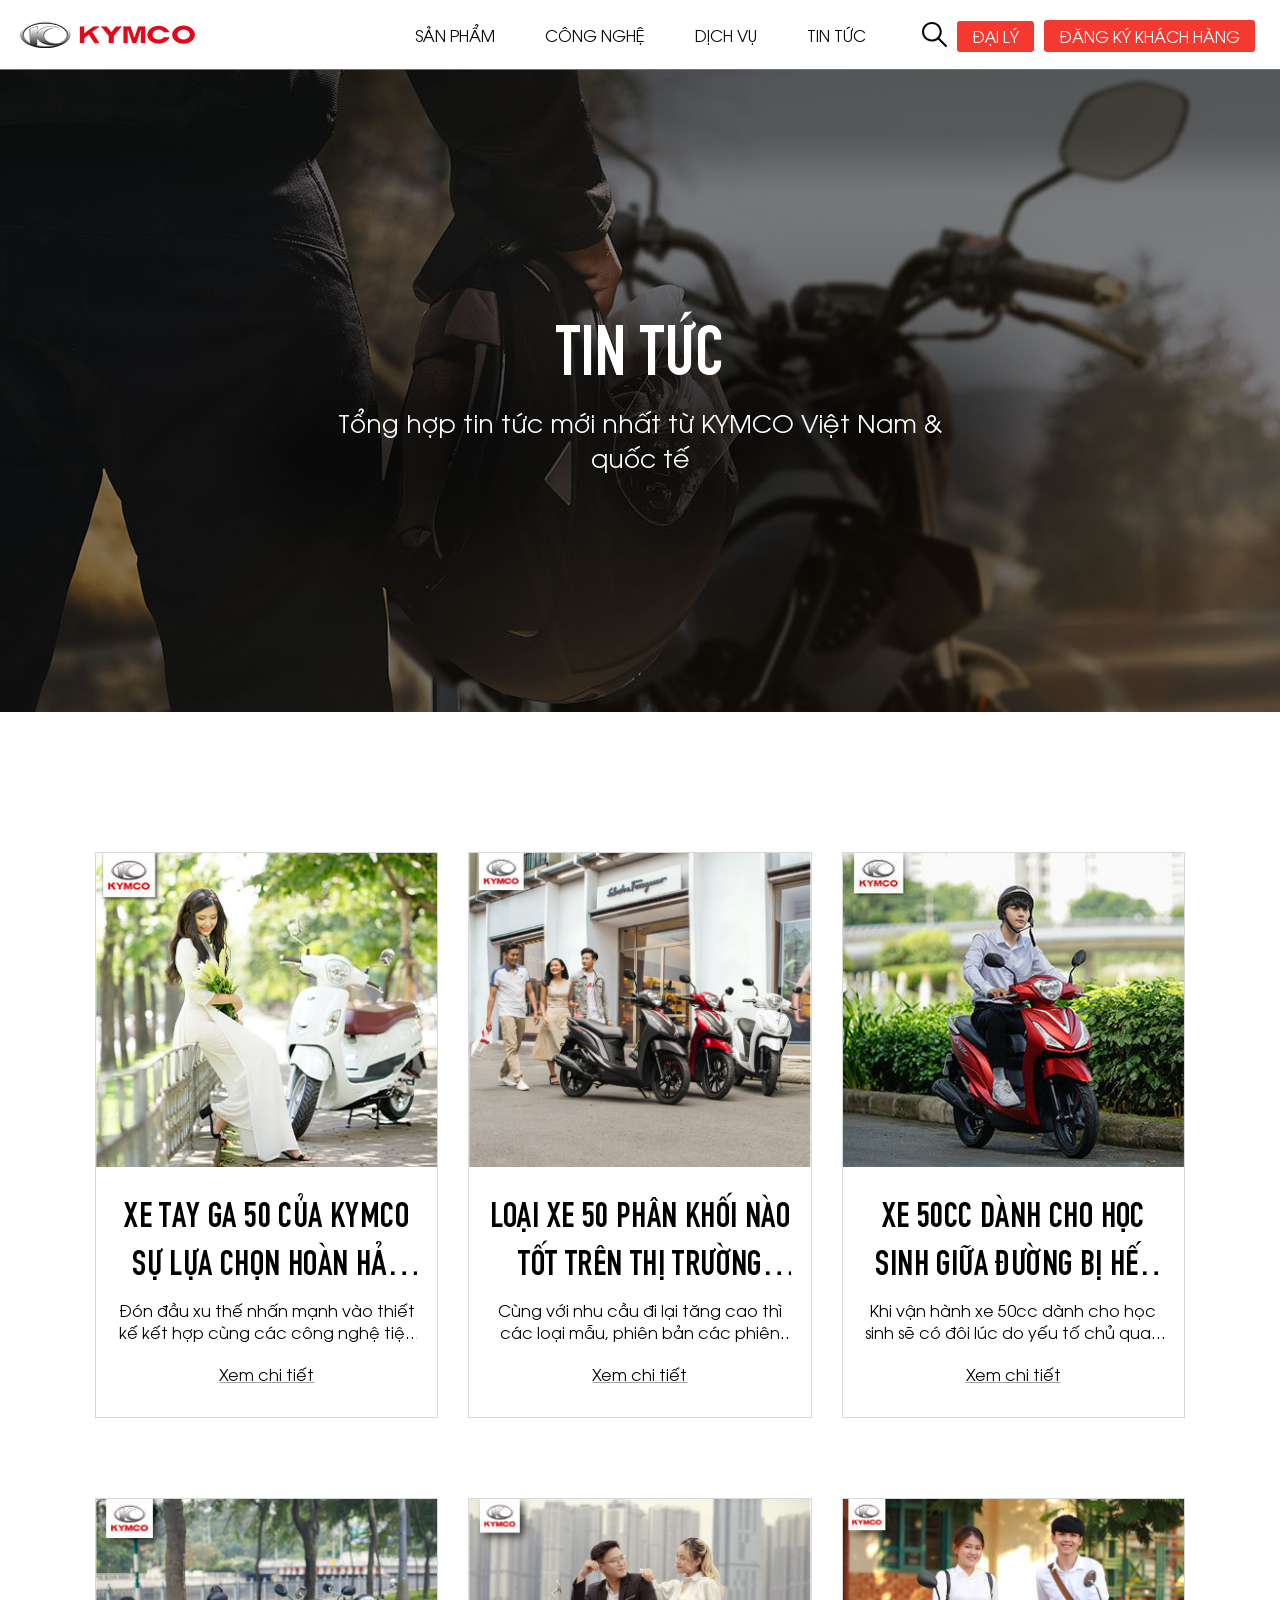
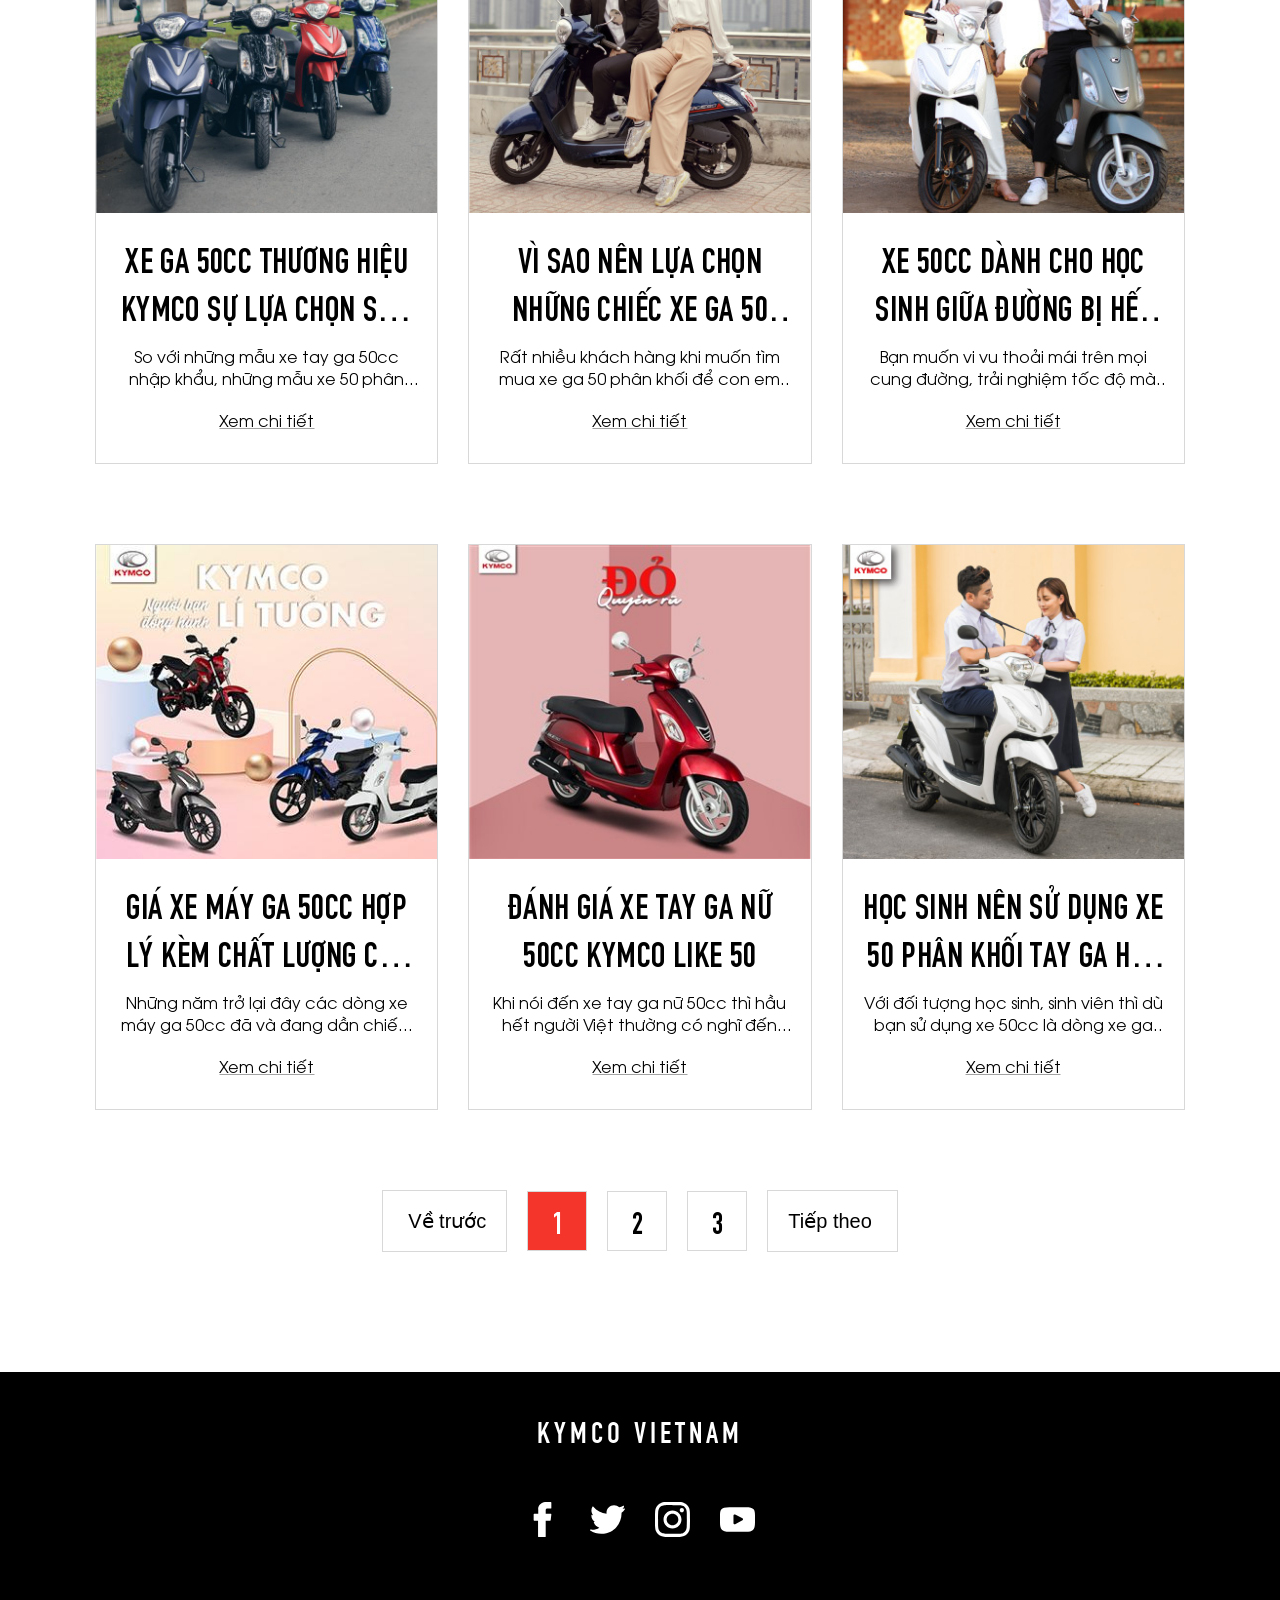
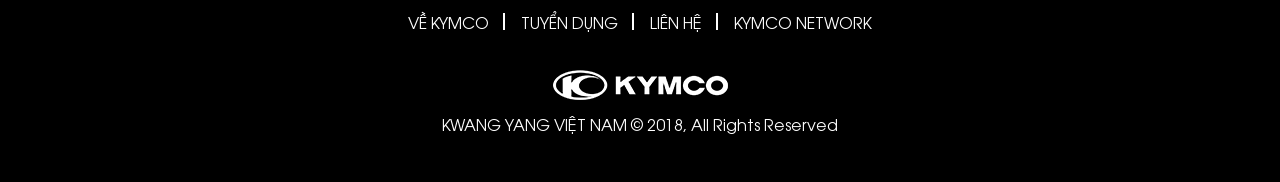
<file: news.html>
<!DOCTYPE html>
<html>

<head>
    <meta charset="UTF-8" />
    <meta name="viewport" content="width=device-width, initial-scale=1.0, maximum-scale=1.0, user-scalable=0" />
    <meta http-equiv="X-UA-Compatible" content="IE=edge,chrome=1" />
    <title>Tin Tức</title>
    <link rel="icon" href="img/icon/icon-ico.ico">
    <meta name="title" content="" />
    <meta name="description" content="" />

    <!-- meta facebook -->
    <meta property="og:locale" content="vi" />
    <meta property="og:type" content="article" />
    <meta property="og:title" content="Kymco Viêt Nam | xe tay ga 50cc chất lượng cao chính hãng" />
    <meta property="og:description" content="" />
    <meta property="og:url" content="" />
    <meta property="og:site_name" content="" />
    <meta property="og:image" content="https://logodix.com/logo/498367.jpg" />

    <link rel="stylesheet" href="dest/style.min.css">
    <link rel="stylesheet" href="dest/fonts.css">
    <link rel="stylesheet" href="dest/stylelibs.min.css">
</head>

<body class="newspage">

    <div class="loading">
        <span class="loader"></span>
    </div>
    <header>
        <div class="container-fluid">
            <a class="logo" href="./">
                <img src="img/icon/logo.png" alt="">
            </a>
            <div class="menu">
                <ul>
                    <li><a href="product.html">sản phẩm</a></li>
                    <li><a href="technology.html">công nghệ</a></li>
                    <li><a href="service.html">dịch vụ</a>
                        <div class="sub_menu">
                            <ul>
                                <li><a href="search.html">mã qr tra cứu trạm bảo hành</a></li>
                                <li><a href="mantain.html">bảo dưỡng - sửa xe lưu động</a></li>
                                <li><a href="insurance.html">bảo hành - bảo trì</a></li>
                                <li><a href="faq.html">faq</a></li>
                            </ul>
                        </div>
                    </li>
                    <li><a href="news.html">tin tức</a></li>
                </ul>
            </div>
            <div class="search">
                <div class="search__icon item">
                    <img src="img/icon/search.svg" alt="">
                    <div class="search__icon-d">
                        <input type="text" placeholder="Tìm kiếm...">
                    </div>
                </div>
                <div class="search__dealer item">
                    <a href="#">đại lý</a>
                    <div class="sub_menu">
                        <ul>
                            <li><a href="stores.html">Tra cứu đại lý</a></li>
                            <li><a href="registerStores.html">đăng ký mở đại lý</a></li>
                        </ul>
                    </div>
                </div>
                <div class="search__sign item">
                    <a href="register.html">đăng ký khách hàng</a>
                </div>
            </div>
            <div class="hamburger">
                <div class="hamburger__d">
                    <span></span>
                </div>
            </div>
        </div>
        <div class="menuMobile">
            <ul class="ul-wrap">
                <li><a href="product.html">sản phẩm</a></li>
                <li><a href="technology.html">công nghệ</a></li>
                <li>
                    <div class="text">
                        <a href="javascript:void(0)">
                            <span>dịch vụ</span>
                        </a>
                        <ul class="content">
                            <li><a href="">MÃ QR TRA CỨU TRẠM BẢO HÀNH</a></li>
                            <li><a href="">BẢO DƯỠNG - SỬA XE LƯU ĐỘNG</a></li>
                            <li><a href="">BẢO HÀNH - BẢO TRÌ</a></li>
                            <li><a href="">FAQ</a></li>
                        </ul>
                    </div>
                </li>
                <li><a href="news.html">tin tức</a></li>
                <li>
                    <div class="text">
                        <a href="javascript:void(0)">
                            <span>Đại lý</span>
                        </a>
                        <ul class="content">
                            <li><a href="stores.html">tra cứu đại lý</a></li>
                            <li><a href="registerStores.html">đăng ký mở đại lý</a></li>
                        </ul>
                    </div>
                </li>
                <li><a href="register.html">đăng ký khách hàng</a></li>
            </ul>
        </div>
    </header>

    <main>
        <section class="bannerNews">
            <div class="bannerNews__title">
                <h2>tin tức</h2>
                <p>Tổng hợp tin tức mới nhất từ KYMCO Việt Nam & quốc tế</p>
            </div>
        </section>

        <section class="news">
            <div class="container">
                <div class="news__wrap active">
                    <div class="news__wrap-item">
                        <a href="newsArticel.html">
                            <div class="img">
                                <img src="img/home/tintuc-1.jpg" alt="">
                            </div>
                        </a>
                        <div class="content">
                            <a href="newsArticel.html">
                                <h4 title="Xe tay ga 50 của KYMCO sự lựa chọn hoàn hảo dành cho học sinh">Xe tay ga 50
                                    của KYMCO sự lựa chọn hoàn hảo dành cho học sinh</h4>
                            </a>
                            <p>Đón đầu xu thế nhấn mạnh vào thiết kế kết hợp cùng các công nghệ tiện ích đã giúp cho các
                                dòng xe tay ga 50 của Kymco đón nhận được nhiều sự quan tâm cũng như ưu ái của khách
                                hàng đặc biệt là các bạn học sinh.</p>
                            <div class="content_d">
                                <a href="newsArticel.html">Xem chi tiết</a>
                            </div>
                        </div>
                    </div>
                    <div class="news__wrap-item">
                        <a href="newsArticel.html">
                            <div class="img">
                                <img src="img/home/tintuc-2.jpg" alt="">
                            </div>
                        </a>
                        <div class="content">
                            <a href="newsArticel.html">
                                <h4 title="Loại xe 50 phân khối nào tốt trên thị trường hiện nay">Loại xe 50 phân khối
                                    nào tốt trên thị trường hiện nay</h4>
                            </a>
                            <p>Cùng với nhu cầu đi lại tăng cao thì các loại mẫu, phiên bản các phiên tiện ra đời này
                                càng nhiều. Có người hỏi tôi rằng loại xe 50 phân khối nào tốt nhất hiện nay.</p>
                            <div class="content_d">
                                <a href="newsArticel.html">Xem chi tiết</a>
                            </div>
                        </div>
                    </div>
                    <div class="news__wrap-item">
                        <a href="newsArticel.html">
                            <div class="img">
                                <img src="img/home/tintuc-3.jpg" alt="">
                            </div>
                        </a>
                        <div class="content">
                            <a href="newsArticel.html">
                                <h4 title="Xe 50cc dành cho học sinh giữa đường  bị hết xăng thì phải làm sao?">Xe 50cc
                                    dành cho học sinh giữa đường bị hết xăng thì phải làm sao?</h4>
                            </a>
                            <p>Khi vận hành xe 50cc dành cho học sinh sẽ có đôi lúc do yếu tố chủ quan như không đổ xăng
                                khi xe sắp hết xăng hay khách quan như xe gặp phải tình trạng hỏng hóc mà bạn phải đối
                                mặt với tình huống khá khó khăn xe bị hết xăng giữa đường.</p>
                            <div class="content_d">
                                <a href="newsArticel.html">Xem chi tiết</a>
                            </div>
                        </div>
                    </div>

                    <div class="news__wrap-item">
                        <a href="newsArticel.html">
                            <div class="img">
                                <img src="img/home/tintuc-4.jpg" alt="">
                            </div>
                        </a>
                        <div class="content">
                            <a href="newsArticel.html">
                                <h4 title="Xe ga 50cc thương hiệu Kymco sự lựa chọn số 1 cho giới trẻ">Xe ga 50cc thương
                                    hiệu Kymco sự lựa chọn số 1 cho giới trẻ</h4>
                            </a>
                            <p>So với những mẫu xe tay ga 50cc nhập khẩu, những mẫu xe 50 phân khối của thương hiệu
                                Kymco mặc dù được lắp ráp tại Việt Nam nhưng toàn bộ linh kiện được nhập từ nước ngoài
                                nên được đánh giá cao.</p>
                            <div class="content_d">
                                <a href="newsArticel.html">Xem chi tiết</a>
                            </div>
                        </div>
                    </div>
                    <div class="news__wrap-item">
                        <a href="newsArticel.html">
                            <div class="img">
                                <img src="img/home/tintuc-5.jpg" alt="">
                            </div>
                        </a>
                        <div class="content">
                            <a href="newsArticel.html">
                                <h4 title="Vì sao nên lựa chọn những chiếc xe ga 50 phân khối chính hãng?">Vì sao nên
                                    lựa chọn những chiếc xe ga 50 phân khối chính hãng?</h4>
                            </a>
                            <p>Rất nhiều khách hàng khi muốn tìm mua xe ga 50 phân khối để con em mình tiện việc đi học
                                thường đắn đo về việc không biết nên mua các dòng xe chính hãng hay mua lại những dòng
                                xe cũ không chính hãng để tiết kiệm chi phí.</p>
                            <div class="content_d">
                                <a href="newsArticel.html">Xem chi tiết</a>
                            </div>
                        </div>
                    </div>
                    <div class="news__wrap-item">
                        <a href="newsArticel.html">
                            <div class="img">
                                <img src="img/home/tintuc-6.jpg" alt="">
                            </div>
                        </a>
                        <div class="content">
                            <a href="newsArticel.html">
                                <h4 title="Gợi ý lựa chọn xe dành cho học sinh phong cách, an toàn">Xe 50cc dành cho học
                                    sinh giữa đường bị hết xăng thì phải làm sao?</h4>
                            </a>
                            <p>Bạn muốn vi vu thoải mái trên mọi cung đường, trải nghiệm tốc độ mà không cần bằng lái?
                                Hãy tham khảo những gợi ý sau đây để lựa chọn mẫu xe ưng ý nhất cho mình.</p>
                            <div class="content_d">
                                <a href="newsArticel.html">Xem chi tiết</a>
                            </div>
                        </div>
                    </div>

                    <div class="news__wrap-item">
                        <a href="newsArticel.html">
                            <div class="img">
                                <img src="img/home/tintuc-7.jpg" alt="">
                            </div>
                        </a>
                        <div class="content">
                            <a href="newsArticel.html">
                                <h4 title="Giá xe máy ga 50cc hợp lý kèm chất lượng cao cho khách hàng">Giá xe máy ga
                                    50cc hợp lý kèm chất lượng cao cho khách hàng</h4>
                            </a>
                            <p>Những năm trở lại đây các dòng xe máy ga 50cc đã và đang dần chiếm lĩnh thị trường nhờ
                                vào khả năng phục vụ tốt cho nhu cầu đi lại chủ yếu của các bạn học sinh, sinh viên.
                                Ngoài kiểu dáng và thiết kế thì vấn đề về giá thành vẫn được khách hàng quan tâm hơn cả.
                            </p>
                            <div class="content_d">
                                <a href="newsArticel.html">Xem chi tiết</a>
                            </div>
                        </div>
                    </div>
                    <div class="news__wrap-item">
                        <a href="newsArticel.html">
                            <div class="img">
                                <img src="img/home/tintuc-8.jpg" alt="">
                            </div>
                        </a>
                        <div class="content">
                            <a href="newsArticel.html">
                                <h4 title="Đánh giá xe tay ga nữ 50cc Kymco Like 50">Đánh giá xe tay ga nữ 50cc Kymco
                                    Like 50</h4>
                            </a>
                            <p>Khi nói đến xe tay ga nữ 50cc thì hầu hết người Việt thường có nghĩ đến ngay thương hiệu
                                Kymco, mới đây Kymco vừa cho ra mắt các phiên bản mới về dòng xe này nâng cấp hơn trong
                                các phiên bản đó nổi bất nhất là dòng xe Kymco Like 50.</p>
                            <div class="content_d">
                                <a href="newsArticel.html">Xem chi tiết</a>
                            </div>
                        </div>
                    </div>
                    <div class="news__wrap-item">
                        <a href="newsArticel.html">
                            <div class="img">
                                <img src="img/home/tintuc-9.jpg" alt="">
                            </div>
                        </a>
                        <div class="content">
                            <a href="newsArticel.html">
                                <h4 title="Học sinh nên sử dụng xe 50 phân khối tay ga hay xe số?">Học sinh nên sử dụng
                                    xe 50 phân khối tay ga hay xe số?</h4>
                            </a>
                            <p>Với đối tượng học sinh, sinh viên thì dù bạn sử dụng xe 50cc là dòng xe ga hay xe số đều
                                được miễn là phù hợp với sở thích và đặc biệt là điều kiện kinh tế của gia đình mình.
                                Thông thường thì dòng xe 50cc tay ga có mức giá cao hơn so với dòng xe số 50cc.</p>
                            <div class="content_d">
                                <a href="newsArticel.html">Xem chi tiết</a>
                            </div>
                        </div>
                    </div>
                </div>
                <div class="news__wrap">
                    <div class="news__wrap-item">
                        <a href="newsArticel.html">
                            <div class="img">
                                <img src="img/home/tintuc-4.jpg" alt="">
                            </div>
                        </a>
                        <div class="content">
                            <a href="newsArticel.html">
                                <h4 title="Xe ga 50cc thương hiệu Kymco sự lựa chọn số 1 cho giới trẻ">Xe ga 50cc thương
                                    hiệu Kymco sự lựa chọn số 1 cho giới trẻ</h4>
                            </a>
                            <p>So với những mẫu xe tay ga 50cc nhập khẩu, những mẫu xe 50 phân khối của thương hiệu
                                Kymco mặc dù được lắp ráp tại Việt Nam nhưng toàn bộ linh kiện được nhập từ nước ngoài
                                nên được đánh giá cao.</p>
                            <div class="content_d">
                                <a href="newsArticel.html">Xem chi tiết</a>
                            </div>
                        </div>
                    </div>
                    <div class="news__wrap-item">
                        <a href="newsArticel.html">
                            <div class="img">
                                <img src="img/home/tintuc-5.jpg" alt="">
                            </div>
                        </a>
                        <div class="content">
                            <a href="newsArticel.html">
                                <h4 title="Vì sao nên lựa chọn những chiếc xe ga 50 phân khối chính hãng?">Vì sao nên
                                    lựa chọn những chiếc xe ga 50 phân khối chính hãng?</h4>
                            </a>
                            <p>Rất nhiều khách hàng khi muốn tìm mua xe ga 50 phân khối để con em mình tiện việc đi học
                                thường đắn đo về việc không biết nên mua các dòng xe chính hãng hay mua lại những dòng
                                xe cũ không chính hãng để tiết kiệm chi phí.</p>
                            <div class="content_d">
                                <a href="newsArticel.html">Xem chi tiết</a>
                            </div>
                        </div>
                    </div>
                    <div class="news__wrap-item">
                        <a href="newsArticel.html">
                            <div class="img">
                                <img src="img/home/tintuc-6.jpg" alt="">
                            </div>
                        </a>
                        <div class="content">
                            <a href="newsArticel.html">
                                <h4 title="Gợi ý lựa chọn xe dành cho học sinh phong cách, an toàn">Xe 50cc dành cho học
                                    sinh giữa đường bị hết xăng thì phải làm sao?</h4>
                            </a>
                            <p>Bạn muốn vi vu thoải mái trên mọi cung đường, trải nghiệm tốc độ mà không cần bằng lái?
                                Hãy tham khảo những gợi ý sau đây để lựa chọn mẫu xe ưng ý nhất cho mình.</p>
                            <div class="content_d">
                                <a href="newsArticel.html">Xem chi tiết</a>
                            </div>
                        </div>
                    </div>
                </div>
                <div class="news__wrap">
                    <div class="news__wrap-item">
                        <a href="newsArticel.html">
                            <div class="img">
                                <img src="img/home/tintuc-7.jpg" alt="">
                            </div>
                        </a>
                        <div class="content">
                            <a href="newsArticel.html">
                                <h4 title="Giá xe máy ga 50cc hợp lý kèm chất lượng cao cho khách hàng">Giá xe máy ga
                                    50cc hợp lý kèm chất lượng cao cho khách hàng</h4>
                            </a>
                            <p>Những năm trở lại đây các dòng xe máy ga 50cc đã và đang dần chiếm lĩnh thị trường nhờ
                                vào khả năng phục vụ tốt cho nhu cầu đi lại chủ yếu của các bạn học sinh, sinh viên.
                                Ngoài kiểu dáng và thiết kế thì vấn đề về giá thành vẫn được khách hàng quan tâm hơn cả.
                            </p>
                            <div class="content_d">
                                <a href="newsArticel.html">Xem chi tiết</a>
                            </div>
                        </div>
                    </div>
                    <div class="news__wrap-item">
                        <a href="newsArticel.html">
                            <div class="img">
                                <img src="img/home/tintuc-8.jpg" alt="">
                            </div>
                        </a>
                        <div class="content">
                            <a href="newsArticel.html">
                                <h4 title="Đánh giá xe tay ga nữ 50cc Kymco Like 50">Đánh giá xe tay ga nữ 50cc Kymco
                                    Like 50</h4>
                            </a>
                            <p>Khi nói đến xe tay ga nữ 50cc thì hầu hết người Việt thường có nghĩ đến ngay thương hiệu
                                Kymco, mới đây Kymco vừa cho ra mắt các phiên bản mới về dòng xe này nâng cấp hơn trong
                                các phiên bản đó nổi bất nhất là dòng xe Kymco Like 50.</p>
                            <div class="content_d">
                                <a href="newsArticel.html">Xem chi tiết</a>
                            </div>
                        </div>
                    </div>
                    <div class="news__wrap-item">
                        <a href="newsArticel.html">
                            <div class="img">
                                <img src="img/home/tintuc-9.jpg" alt="">
                            </div>
                        </a>
                        <div class="content">
                            <a href="newsArticel.html">
                                <h4 title="Học sinh nên sử dụng xe 50 phân khối tay ga hay xe số?">Học sinh nên sử dụng
                                    xe 50 phân khối tay ga hay xe số?</h4>
                            </a>
                            <p>Với đối tượng học sinh, sinh viên thì dù bạn sử dụng xe 50cc là dòng xe ga hay xe số đều
                                được miễn là phù hợp với sở thích và đặc biệt là điều kiện kinh tế của gia đình mình.
                                Thông thường thì dòng xe 50cc tay ga có mức giá cao hơn so với dòng xe số 50cc.</p>
                            <div class="content_d">
                                <a href="newsArticel.html">Xem chi tiết</a>
                            </div>
                        </div>
                    </div>
                </div>
                <div class="news__paging">
                    <div class="news__paging-before item">
                        <div class="line"></div>
                        <p>Về trước</p>
                    </div>
                    <div class="news__paging-number">
                        <ul>
                            <li class="active"><a href="#">1</a></li>
                            <li><a href="#">2</a></li>
                            <li><a href="#">3</a></li>
                        </ul>
                    </div>
                    <div class="news__paging-after item">
                        <p>Tiếp theo</p>
                        <div class="line"></div>
                    </div>
                </div>
            </div>
        </section>
    </main>

    <div class="backtoTop">
        <img src="img/icon/backtoTop.svg" alt="">
    </div>
    <footer>
        <div class="footer">
            <div class="container">
                <div class="footer__title">
                    <p>kymco vietnam</p>
                </div>
                <div class="footer__logo">
                    <ul>
                        <li>
                            <svg class="fb" version="1.1" id="Layer_1" xmlns="http://www.w3.org/2000/svg"
                                xmlns:xlink="http://www.w3.org/1999/xlink" x="0px" y="0px" viewBox="0 0 310 310"
                                style="enable-background:new 0 0 310 310;" xml:space="preserve">
                                <g id="XMLID_834_">
                                    <path id="XMLID_835_" d="M81.703,165.106h33.981V305c0,2.762,2.238,5,5,5h57.616c2.762,0,5-2.238,5-5V165.765h39.064
            c2.54,0,4.677-1.906,4.967-4.429l5.933-51.502c0.163-1.417-0.286-2.836-1.234-3.899c-0.949-1.064-2.307-1.673-3.732-1.673h-44.996
            V71.978c0-9.732,5.24-14.667,15.576-14.667c1.473,0,29.42,0,29.42,0c2.762,0,5-2.239,5-5V5.037c0-2.762-2.238-5-5-5h-40.545
            C187.467,0.023,186.832,0,185.896,0c-7.035,0-31.488,1.381-50.804,19.151c-21.402,19.692-18.427,43.27-17.716,47.358v37.752H81.703
            c-2.762,0-5,2.238-5,5v50.844C76.703,162.867,78.941,165.106,81.703,165.106z" />
                                </g>
                                <g>
                                </g>
                                <g>
                                </g>
                                <g>
                                </g>
                                <g>
                                </g>
                                <g>
                                </g>
                                <g>
                                </g>
                                <g>
                                </g>
                                <g>
                                </g>
                                <g>
                                </g>
                                <g>
                                </g>
                                <g>
                                </g>
                                <g>
                                </g>
                                <g>
                                </g>
                                <g>
                                </g>
                                <g>
                                </g>
                            </svg>
                        </li>
                        <li>
                            <svg class="twitter" version="1.1" id="Layer_1" xmlns="http://www.w3.org/2000/svg"
                                xmlns:xlink="http://www.w3.org/1999/xlink" x="0px" y="0px" viewBox="0 0 310 310"
                                style="enable-background:new 0 0 310 310;" xml:space="preserve">
                                <g id="XMLID_826_">
                                    <path id="XMLID_827_" d="M302.973,57.388c-4.87,2.16-9.877,3.983-14.993,5.463c6.057-6.85,10.675-14.91,13.494-23.73
                               c0.632-1.977-0.023-4.141-1.648-5.434c-1.623-1.294-3.878-1.449-5.665-0.39c-10.865,6.444-22.587,11.075-34.878,13.783
                               c-12.381-12.098-29.197-18.983-46.581-18.983c-36.695,0-66.549,29.853-66.549,66.547c0,2.89,0.183,5.764,0.545,8.598
                               C101.163,99.244,58.83,76.863,29.76,41.204c-1.036-1.271-2.632-1.956-4.266-1.825c-1.635,0.128-3.104,1.05-3.93,2.467
                               c-5.896,10.117-9.013,21.688-9.013,33.461c0,16.035,5.725,31.249,15.838,43.137c-3.075-1.065-6.059-2.396-8.907-3.977
                               c-1.529-0.851-3.395-0.838-4.914,0.033c-1.52,0.871-2.473,2.473-2.513,4.224c-0.007,0.295-0.007,0.59-0.007,0.889
                               c0,23.935,12.882,45.484,32.577,57.229c-1.692-0.169-3.383-0.414-5.063-0.735c-1.732-0.331-3.513,0.276-4.681,1.597
                               c-1.17,1.32-1.557,3.16-1.018,4.84c7.29,22.76,26.059,39.501,48.749,44.605c-18.819,11.787-40.34,17.961-62.932,17.961
                               c-4.714,0-9.455-0.277-14.095-0.826c-2.305-0.274-4.509,1.087-5.294,3.279c-0.785,2.193,0.047,4.638,2.008,5.895
                               c29.023,18.609,62.582,28.445,97.047,28.445c67.754,0,110.139-31.95,133.764-58.753c29.46-33.421,46.356-77.658,46.356-121.367
                               c0-1.826-0.028-3.67-0.084-5.508c11.623-8.757,21.63-19.355,29.773-31.536c1.237-1.85,1.103-4.295-0.33-5.998
                               C307.394,57.037,305.009,56.486,302.973,57.388z" />
                                </g>
                                <g>
                                </g>
                                <g>
                                </g>
                                <g>
                                </g>
                                <g>
                                </g>
                                <g>
                                </g>
                                <g>
                                </g>
                                <g>
                                </g>
                                <g>
                                </g>
                                <g>
                                </g>
                                <g>
                                </g>
                                <g>
                                </g>
                                <g>
                                </g>
                                <g>
                                </g>
                                <g>
                                </g>
                                <g>
                                </g>
                            </svg>
                        </li>
                        <li>
                            <svg class="ins" width="32px" height="32px" viewBox="0 0 32 32"
                                xmlns="http://www.w3.org/2000/svg">
                                <path
                                    d="M16 0c-4.349 0-4.891 0.021-6.593 0.093-1.709 0.084-2.865 0.349-3.885 0.745-1.052 0.412-1.948 0.959-2.833 1.849-0.891 0.885-1.443 1.781-1.849 2.833-0.396 1.020-0.661 2.176-0.745 3.885-0.077 1.703-0.093 2.244-0.093 6.593s0.021 4.891 0.093 6.593c0.084 1.704 0.349 2.865 0.745 3.885 0.412 1.052 0.959 1.948 1.849 2.833 0.885 0.891 1.781 1.443 2.833 1.849 1.020 0.391 2.181 0.661 3.885 0.745 1.703 0.077 2.244 0.093 6.593 0.093s4.891-0.021 6.593-0.093c1.704-0.084 2.865-0.355 3.885-0.745 1.052-0.412 1.948-0.959 2.833-1.849 0.891-0.885 1.443-1.776 1.849-2.833 0.391-1.020 0.661-2.181 0.745-3.885 0.077-1.703 0.093-2.244 0.093-6.593s-0.021-4.891-0.093-6.593c-0.084-1.704-0.355-2.871-0.745-3.885-0.412-1.052-0.959-1.948-1.849-2.833-0.885-0.891-1.776-1.443-2.833-1.849-1.020-0.396-2.181-0.661-3.885-0.745-1.703-0.077-2.244-0.093-6.593-0.093zM16 2.88c4.271 0 4.781 0.021 6.469 0.093 1.557 0.073 2.405 0.333 2.968 0.553 0.751 0.291 1.276 0.635 1.844 1.197 0.557 0.557 0.901 1.088 1.192 1.839 0.22 0.563 0.48 1.411 0.553 2.968 0.072 1.688 0.093 2.199 0.093 6.469s-0.021 4.781-0.099 6.469c-0.084 1.557-0.344 2.405-0.563 2.968-0.303 0.751-0.641 1.276-1.199 1.844-0.563 0.557-1.099 0.901-1.844 1.192-0.556 0.22-1.416 0.48-2.979 0.553-1.697 0.072-2.197 0.093-6.479 0.093s-4.781-0.021-6.48-0.099c-1.557-0.084-2.416-0.344-2.979-0.563-0.76-0.303-1.281-0.641-1.839-1.199-0.563-0.563-0.921-1.099-1.197-1.844-0.224-0.556-0.48-1.416-0.563-2.979-0.057-1.677-0.084-2.197-0.084-6.459 0-4.26 0.027-4.781 0.084-6.479 0.083-1.563 0.339-2.421 0.563-2.979 0.276-0.761 0.635-1.281 1.197-1.844 0.557-0.557 1.079-0.917 1.839-1.199 0.563-0.219 1.401-0.479 2.964-0.557 1.697-0.061 2.197-0.083 6.473-0.083zM16 7.787c-4.541 0-8.213 3.677-8.213 8.213 0 4.541 3.677 8.213 8.213 8.213 4.541 0 8.213-3.677 8.213-8.213 0-4.541-3.677-8.213-8.213-8.213zM16 21.333c-2.948 0-5.333-2.385-5.333-5.333s2.385-5.333 5.333-5.333c2.948 0 5.333 2.385 5.333 5.333s-2.385 5.333-5.333 5.333zM26.464 7.459c0 1.063-0.865 1.921-1.923 1.921-1.063 0-1.921-0.859-1.921-1.921 0-1.057 0.864-1.917 1.921-1.917s1.923 0.86 1.923 1.917z" />
                            </svg>
                        </li>
                        <li>
                            <svg class="youtube" version="1.1" id="Layer_1" xmlns="http://www.w3.org/2000/svg"
                                xmlns:xlink="http://www.w3.org/1999/xlink" x="0px" y="0px" viewBox="0 0 310 310"
                                style="enable-background:new 0 0 310 310;" xml:space="preserve">
                                <g id="XMLID_822_">
                                    <path id="XMLID_823_" d="M297.917,64.645c-11.19-13.302-31.85-18.728-71.306-18.728H83.386c-40.359,0-61.369,5.776-72.517,19.938
            C0,79.663,0,100.008,0,128.166v53.669c0,54.551,12.896,82.248,83.386,82.248h143.226c34.216,0,53.176-4.788,65.442-16.527
            C304.633,235.518,310,215.863,310,181.835v-53.669C310,98.471,309.159,78.006,297.917,64.645z M199.021,162.41l-65.038,33.991
            c-1.454,0.76-3.044,1.137-4.632,1.137c-1.798,0-3.592-0.484-5.181-1.446c-2.992-1.813-4.819-5.056-4.819-8.554v-67.764
            c0-3.492,1.822-6.732,4.808-8.546c2.987-1.814,6.702-1.938,9.801-0.328l65.038,33.772c3.309,1.718,5.387,5.134,5.392,8.861
            C204.394,157.263,202.325,160.684,199.021,162.41z" />
                                </g>
                                <g>
                                </g>
                                <g>
                                </g>
                                <g>
                                </g>
                                <g>
                                </g>
                                <g>
                                </g>
                                <g>
                                </g>
                                <g>
                                </g>
                                <g>
                                </g>
                                <g>
                                </g>
                                <g>
                                </g>
                                <g>
                                </g>
                                <g>
                                </g>
                                <g>
                                </g>
                                <g>
                                </g>
                                <g>
                                </g>
                            </svg>
                        </li>
                    </ul>
                </div>
                <div class="footer__text">
                    <ul>
                        <li class="line"><a href="">về kymco</a></li>
                        <li class="line"><a href="recruitment.html">tuyển dụng</a></li>
                        <li class="line"><a href="contact.html">liên hệ</a></li>
                        <li class="li1"><a href="">kymco network</a></li>
                    </ul>
                    <img src="img/icon/logo-footer.png" alt="">
                    <p>KWANG YANG VIỆT NAM © 2018, All Rights Reserved</p>
                </div>
            </div>
        </div>
    </footer>





    <script src="dest/jsmain.min.js"></script>
    <script src="dest/main.js"></script>

</body>

</html>
</file>
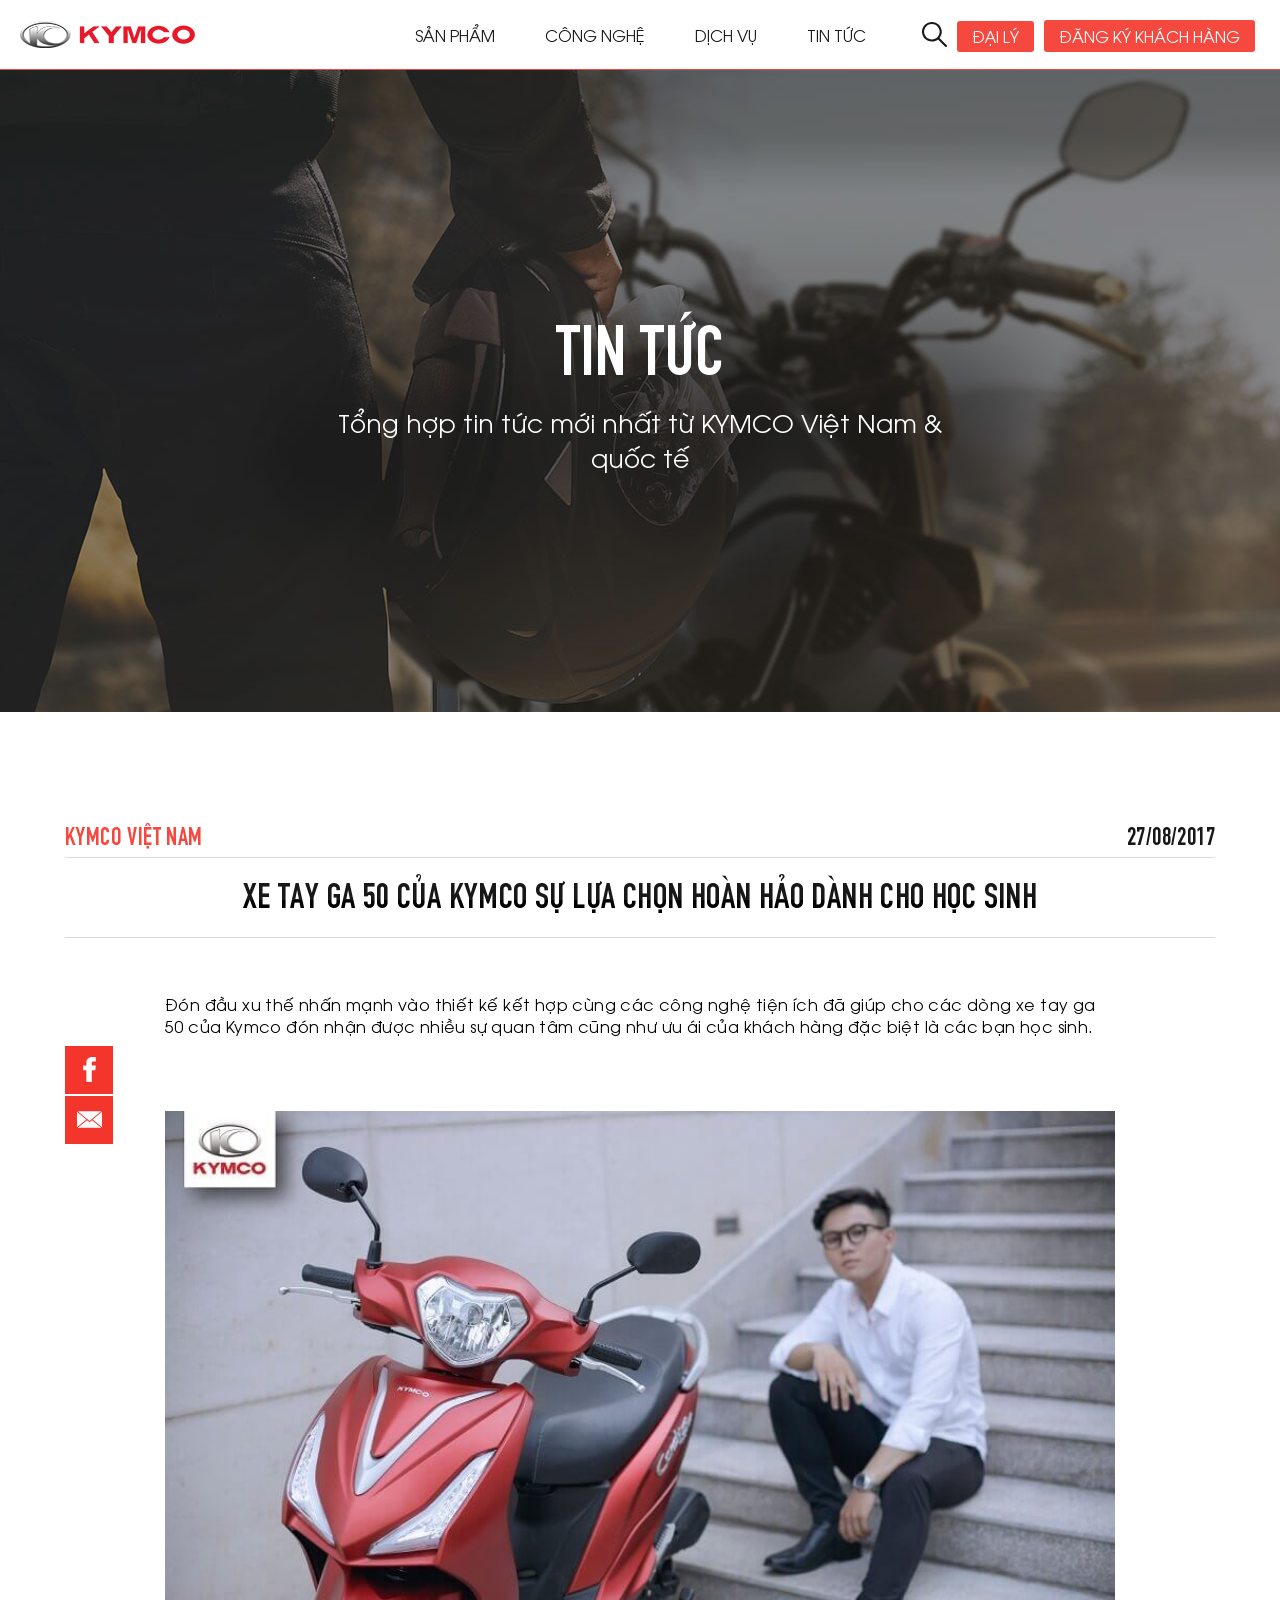
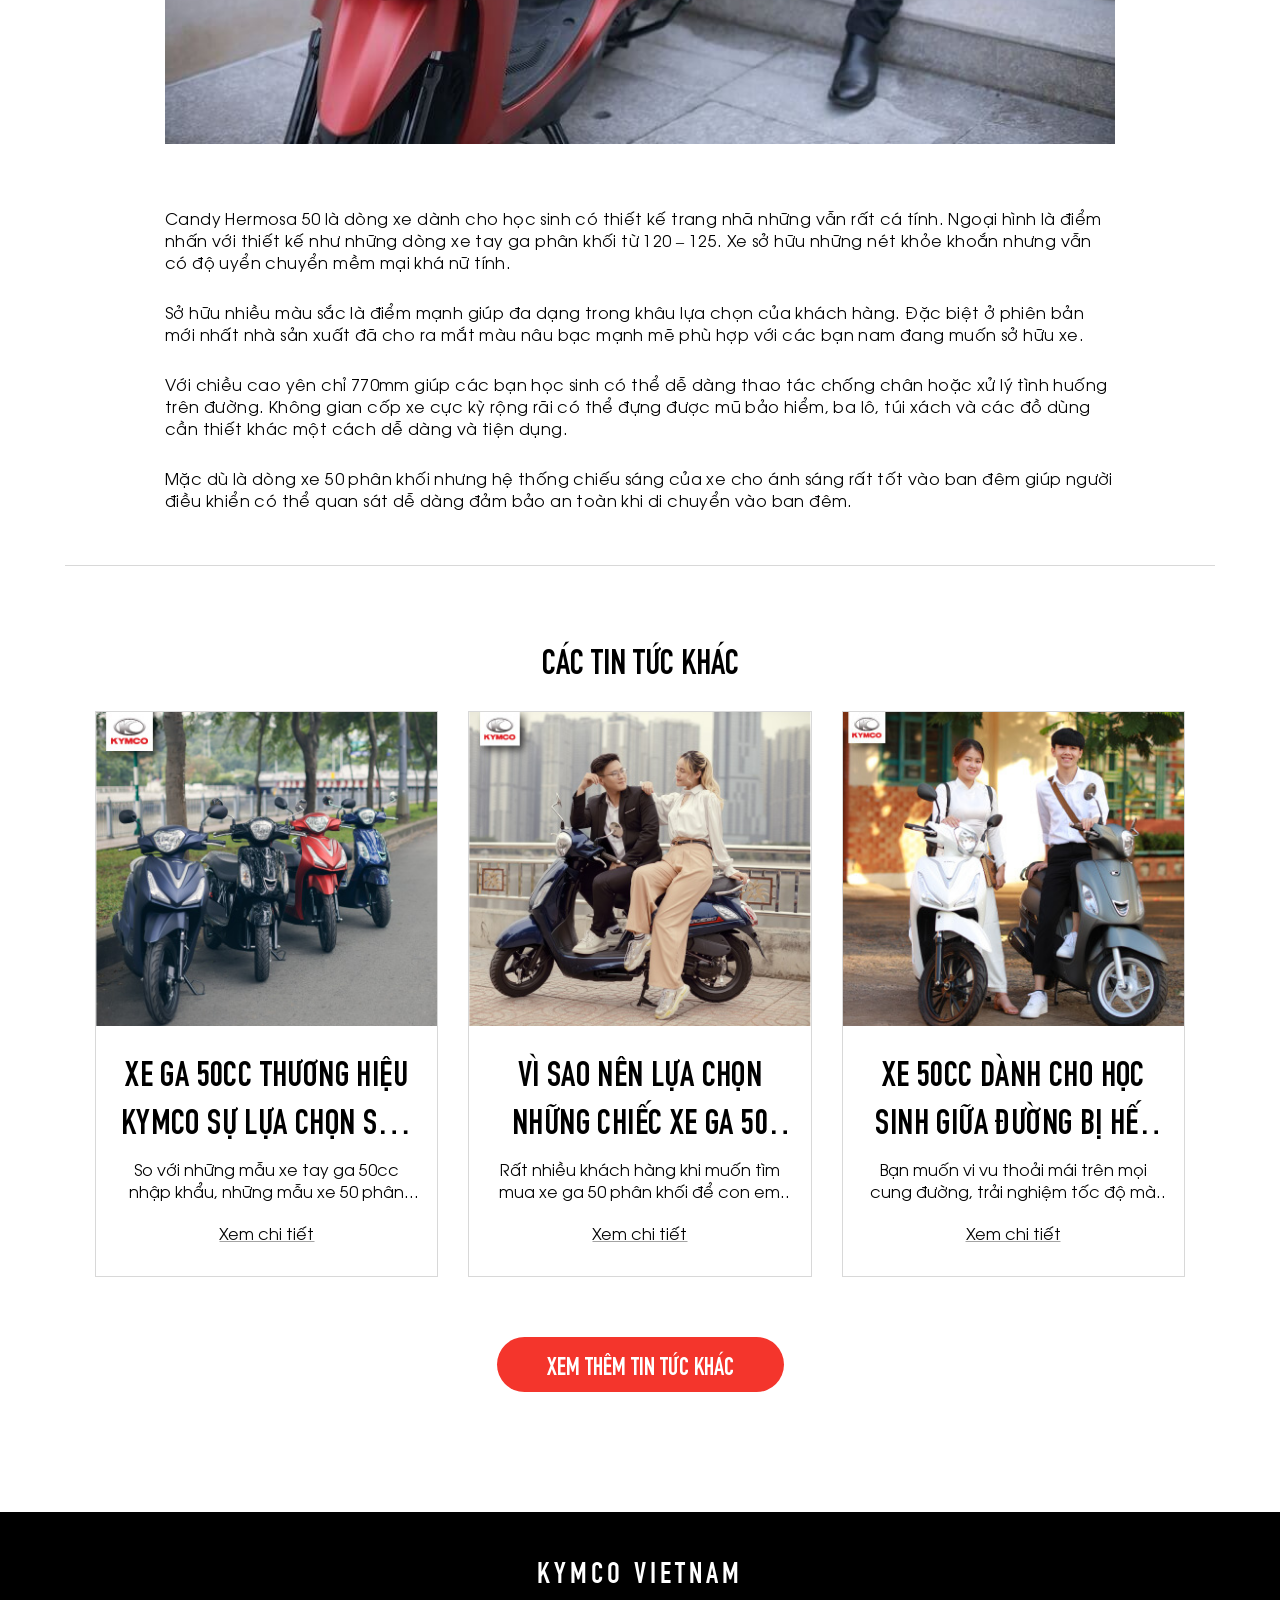
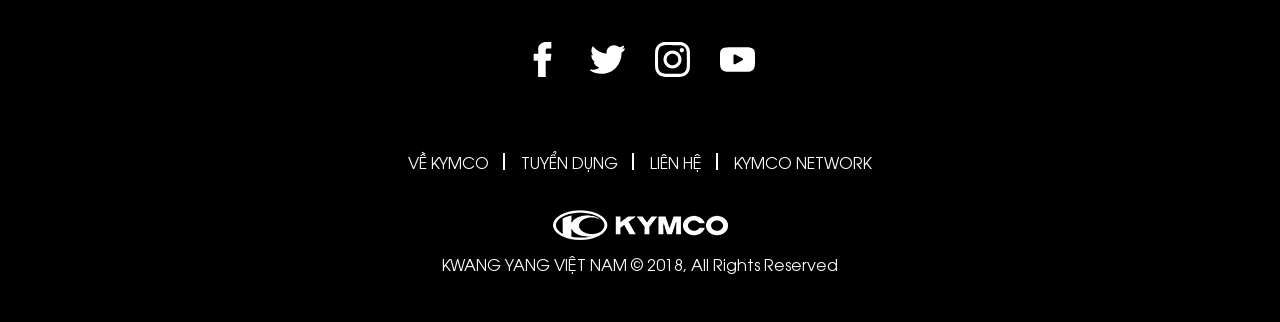
<file: newsArticel.html>
<!DOCTYPE html>
<html>

<head>
    <meta charset="UTF-8" />
    <meta name="viewport" content="width=device-width, initial-scale=1.0, maximum-scale=1.0, user-scalable=0" />
    <meta http-equiv="X-UA-Compatible" content="IE=edge,chrome=1" />
    <title>XE TAY GA 50 CỦA KYMCO SỰ LỰA CHỌN HOÀN HẢO DÀNH CHO HỌC SINH</title>
    <link rel="icon" href="img/icon/icon-ico.ico">
    <meta name="title" content="" />
    <meta name="description" content="" />

    <!-- meta facebook -->
    <meta property="og:locale" content="vi" />
    <meta property="og:type" content="article" />
    <meta property="og:title" content="Kymco Viêt Nam | xe tay ga 50cc chất lượng cao chính hãng" />
    <meta property="og:description" content="" />
    <meta property="og:url" content="" />
    <meta property="og:site_name" content="" />
    <meta property="og:image" content="https://logodix.com/logo/498367.jpg" />

    <link rel="stylesheet" href="dest/style.min.css">
    <link rel="stylesheet" href="dest/fonts.css">
    <link rel="stylesheet" href="dest/stylelibs.min.css">
</head>
<style>

</style>

<body class="newsArticelpage">

    <div class="loading">
        <span class="loader"></span>
    </div>

    <header>
        <div class="container-fluid">
            <a class="logo" href="./">
                <img src="img/icon/logo.png" alt="">
            </a>
            <div class="menu">
                <ul>
                    <li><a href="product.html">sản phẩm</a></li>
                    <li><a href="technology.html">công nghệ</a></li>
                    <li><a href="service.html">dịch vụ</a>
                        <div class="sub_menu">
                            <ul>
                                <li><a href="search.html">mã qr tra cứu trạm bảo hành</a></li>
                                <li><a href="mantain.html">bảo dưỡng - sửa xe lưu động</a></li>
                                <li><a href="insurance.html">bảo hành - bảo trì</a></li>
                                <li><a href="faq.html">faq</a></li>
                            </ul>
                        </div>
                    </li>
                    <li><a href="news.html">tin tức</a></li>
                </ul>
            </div>
            <div class="search">
                <div class="search__icon item">
                    <img src="img/icon/search.svg" alt="">
                    <div class="search__icon-d">
                        <input type="text" placeholder="Tìm kiếm...">
                    </div>
                </div>
                <div class="search__dealer item">
                    <a href="#">đại lý</a>
                    <div class="sub_menu">
                        <ul>
                            <li><a href="stores.html">Tra cứu đại lý</a></li>
                            <li><a href="registerStores.html">đăng ký mở đại lý</a></li>
                        </ul>
                    </div>
                </div>
                <div class="search__sign item">
                    <a href="register.html">đăng ký khách hàng</a>
                </div>
            </div>
            <div class="hamburger">
                <div class="hamburger__d">
                    <span></span>
                </div>
            </div>
        </div>
        <div class="menuMobile">
            <ul class="ul-wrap">
                <li><a href="product.html">sản phẩm</a></li>
                <li><a href="technology.html">công nghệ</a></li>
                <li>
                    <div class="text">
                        <a href="javascript:void(0)">
                            <span>dịch vụ</span>
                        </a>
                        <ul class="content">
                            <li><a href="">MÃ QR TRA CỨU TRẠM BẢO HÀNH</a></li>
                            <li><a href="">BẢO DƯỠNG - SỬA XE LƯU ĐỘNG</a></li>
                            <li><a href="">BẢO HÀNH - BẢO TRÌ</a></li>
                            <li><a href="">FAQ</a></li>
                        </ul>
                    </div>
                </li>
                <li><a href="news.html">tin tức</a></li>
                <li>
                    <div class="text">
                        <a href="javascript:void(0)">
                            <span>Đại lý</span>
                        </a>
                        <ul class="content">
                            <li><a href="stores.html">tra cứu đại lý</a></li>
                            <li><a href="registerStores.html">đăng ký mở đại lý</a></li>
                        </ul>
                    </div>
                </li>
                <li><a href="register.html">đăng ký khách hàng</a></li>
            </ul>
        </div>
    </header>

    <main>
        <section class="bannerNews">
            <div class="bannerNews__title">
                <h2>tin tức</h2>
                <p>Tổng hợp tin tức mới nhất từ KYMCO Việt Nam & quốc tế</p>
            </div>
        </section>

        <article class="post">
            <div class="container">
                <div class="post__time">
                    <p>kymco việt nam</p>
                    <p class="date">27/08/2017</p>
                </div>
                <div class="post__title">
                    <h4>XE TAY GA 50 CỦA KYMCO SỰ LỰA CHỌN HOÀN HẢO DÀNH CHO HỌC SINH</h4>
                </div>
                <div class="post__icon">
                    <li>
                        <a class="img" href="https://www.facebook.com/kymcovn" target="_blank">
                            <svg version="1.1" id="Layer_1" xmlns="http://www.w3.org/2000/svg"
                                xmlns:xlink="http://www.w3.org/1999/xlink" x="0px" y="0px" viewBox="0 0 310 310"
                                style="enable-background:new 0 0 310 310;" xml:space="preserve">
                                <g id="XMLID_834_">
                                    <path id="XMLID_835_" d="M81.703,165.106h33.981V305c0,2.762,2.238,5,5,5h57.616c2.762,0,5-2.238,5-5V165.765h39.064
		c2.54,0,4.677-1.906,4.967-4.429l5.933-51.502c0.163-1.417-0.286-2.836-1.234-3.899c-0.949-1.064-2.307-1.673-3.732-1.673h-44.996
		V71.978c0-9.732,5.24-14.667,15.576-14.667c1.473,0,29.42,0,29.42,0c2.762,0,5-2.239,5-5V5.037c0-2.762-2.238-5-5-5h-40.545
		C187.467,0.023,186.832,0,185.896,0c-7.035,0-31.488,1.381-50.804,19.151c-21.402,19.692-18.427,43.27-17.716,47.358v37.752H81.703
		c-2.762,0-5,2.238-5,5v50.844C76.703,162.867,78.941,165.106,81.703,165.106z" />
                                </g>
                                <g>
                                </g>
                                <g>
                                </g>
                                <g>
                                </g>
                                <g>
                                </g>
                                <g>
                                </g>
                                <g>
                                </g>
                                <g>
                                </g>
                                <g>
                                </g>
                                <g>
                                </g>
                                <g>
                                </g>
                                <g>
                                </g>
                                <g>
                                </g>
                                <g>
                                </g>
                                <g>
                                </g>
                                <g>
                                </g>
                            </svg>
                        </a>
                    </li>
                    <li>
                        <div class="img">
                            <svg version="1.1" id="Capa_1" xmlns="http://www.w3.org/2000/svg"
                                xmlns:xlink="http://www.w3.org/1999/xlink" x="0px" y="0px" viewBox="0 0 490 490"
                                style="enable-background:new 0 0 490 490;" xml:space="preserve">
                                <g>
                                    <g>
                                        <g>
                                            <path
                                                d="M295.2,257.8L251.4,295c-3.5,2.9-8.6,2.9-12,0l-43.8-37.1L16.7,409.1h456.6L295.2,257.8z" />
                                            <polygon points="0,92.2 0,397.8 180.1,245 			" />
                                            <polygon points="16.7,80.9 245,274.6 473.3,80.9 			" />
                                            <polygon points="309.9,245 490,397.8 490,92.2 			" />
                                        </g>
                                    </g>
                                </g>
                                <g>
                                </g>
                                <g>
                                </g>
                                <g>
                                </g>
                                <g>
                                </g>
                                <g>
                                </g>
                                <g>
                                </g>
                                <g>
                                </g>
                                <g>
                                </g>
                                <g>
                                </g>
                                <g>
                                </g>
                                <g>
                                </g>
                                <g>
                                </g>
                                <g>
                                </g>
                                <g>
                                </g>
                                <g>
                                </g>
                            </svg>
                        </div>
                    </li>
                </div>
                <div class="post__content">
                    <p>Đón đầu xu thế nhấn mạnh vào thiết kế kết hợp cùng các công nghệ tiện ích đã giúp cho các dòng xe
                        tay ga 50 của Kymco đón nhận được nhiều sự quan tâm cũng như ưu ái của khách hàng đặc biệt là
                        các bạn học sinh.</p>
                    <picture><img src="img/img-post.jpg" alt=""></picture>
                    <p>Candy Hermosa 50 là dòng xe dành cho học sinh có thiết kế trang nhã những vẫn rất cá tính. Ngoại
                        hình là điểm nhấn với thiết kế như những dòng xe tay ga phân khối từ 120 – 125. Xe sở hữu những
                        nét khỏe khoắn nhưng vẫn có độ uyển chuyển mềm mại khá nữ tính.</p>
                    <p>Sở hữu nhiều màu sắc là điểm mạnh giúp đa dạng trong khâu lựa chọn của khách hàng. Đặc biệt ở
                        phiên bản mới nhất nhà sản xuất đã cho ra mắt màu nâu bạc mạnh mẽ phù hợp với các bạn nam đang
                        muốn sở hữu xe.</p>
                    <p>Với chiều cao yên chỉ 770mm giúp các bạn học sinh có thể dễ dàng thao tác chống chân hoặc xử lý
                        tình huống trên đường. Không gian cốp xe cực kỳ rộng rãi có thể đựng được mũ bảo hiểm, ba lô,
                        túi xách và các đồ dùng cần thiết khác một cách dễ dàng và tiện dụng.</p>
                    <p>Mặc dù là dòng xe 50 phân khối nhưng hệ thống chiếu sáng của xe cho ánh sáng rất tốt vào ban đêm
                        giúp người điều khiển có thể quan sát dễ dàng đảm bảo an toàn khi di chuyển vào ban đêm.
                    </p>
                </div>
                <div class="post__line"></div>
            </div>
        </article>



        <section class="news">
            <div class="container">
                <div class="news__title">
                    <h2>các tin tức khác</h2>
                </div>
                <div class="news__wrap">
                    <div class="news__wrap-item">
                        <a href="newsArticel.html">
                            <div class="img">
                                <img src="img/home/tintuc-4.jpg" alt="">
                            </div>
                        </a>
                        <div class="content">
                            <a href="newsArticel.html">
                                <h4 title="Xe ga 50cc thương hiệu Kymco sự lựa chọn số 1 cho giới trẻ">Xe ga 50cc thương
                                    hiệu Kymco sự lựa chọn số 1 cho giới trẻ</h4>
                            </a>
                            <p>So với những mẫu xe tay ga 50cc nhập khẩu, những mẫu xe 50 phân khối của thương hiệu
                                Kymco mặc dù được lắp ráp tại Việt Nam nhưng toàn bộ linh kiện được nhập từ nước ngoài
                                nên được đánh giá cao.</p>
                            <div class="content_d">
                                <a href="newsArticel.html">Xem chi tiết</a>
                            </div>
                        </div>
                    </div>
                    <div class="news__wrap-item">
                        <a href="newsArticel.html">
                            <div class="img">
                                <img src="img/home/tintuc-5.jpg" alt="">
                            </div>
                        </a>
                        <div class="content">
                            <a href="newsArticel.html">
                                <h4 title="Vì sao nên lựa chọn những chiếc xe ga 50 phân khối chính hãng?">Vì sao nên
                                    lựa chọn những chiếc xe ga 50 phân khối chính hãng?</h4>
                            </a>
                            <p>Rất nhiều khách hàng khi muốn tìm mua xe ga 50 phân khối để con em mình tiện việc đi học
                                thường đắn đo về việc không biết nên mua các dòng xe chính hãng hay mua lại những dòng
                                xe cũ không chính hãng để tiết kiệm chi phí.</p>
                            <div class="content_d">
                                <a href="newsArticel.html">Xem chi tiết</a>
                            </div>
                        </div>
                    </div>
                    <div class="news__wrap-item">
                        <a href="newsArticel.html">
                            <div class="img">
                                <img src="img/home/tintuc-6.jpg" alt="">
                            </div>
                        </a>
                        <div class="content">
                            <a href="newsArticel.html">
                                <h4 title="Gợi ý lựa chọn xe dành cho học sinh phong cách, an toàn">Xe 50cc dành cho học
                                    sinh giữa đường bị hết xăng thì phải làm sao?</h4>
                            </a>
                            <p>Bạn muốn vi vu thoải mái trên mọi cung đường, trải nghiệm tốc độ mà không cần bằng lái?
                                Hãy tham khảo những gợi ý sau đây để lựa chọn mẫu xe ưng ý nhất cho mình.</p>
                            <div class="content_d">
                                <a href="newsArticel.html">Xem chi tiết</a>
                            </div>
                        </div>
                    </div>
                </div>
                <div class="news__btn">
                    <a class="btn" href="news.html">
                        <span>xem thêm tin tức khác</span>
                    </a>
                </div>
            </div>
        </section>
    </main>

    <div class="backtoTop">
        <img src="img/icon/backtoTop.svg" alt="">
    </div>
    <footer>
        <div class="footer">
            <div class="container">
                <div class="footer__title">
                    <p>kymco vietnam</p>
                </div>
                <div class="footer__logo">
                    <ul>
                        <li>
                            <svg class="fb" version="1.1" id="Layer_1" xmlns="http://www.w3.org/2000/svg"
                                xmlns:xlink="http://www.w3.org/1999/xlink" x="0px" y="0px" viewBox="0 0 310 310"
                                style="enable-background:new 0 0 310 310;" xml:space="preserve">
                                <g id="XMLID_834_">
                                    <path id="XMLID_835_" d="M81.703,165.106h33.981V305c0,2.762,2.238,5,5,5h57.616c2.762,0,5-2.238,5-5V165.765h39.064
            c2.54,0,4.677-1.906,4.967-4.429l5.933-51.502c0.163-1.417-0.286-2.836-1.234-3.899c-0.949-1.064-2.307-1.673-3.732-1.673h-44.996
            V71.978c0-9.732,5.24-14.667,15.576-14.667c1.473,0,29.42,0,29.42,0c2.762,0,5-2.239,5-5V5.037c0-2.762-2.238-5-5-5h-40.545
            C187.467,0.023,186.832,0,185.896,0c-7.035,0-31.488,1.381-50.804,19.151c-21.402,19.692-18.427,43.27-17.716,47.358v37.752H81.703
            c-2.762,0-5,2.238-5,5v50.844C76.703,162.867,78.941,165.106,81.703,165.106z" />
                                </g>
                                <g>
                                </g>
                                <g>
                                </g>
                                <g>
                                </g>
                                <g>
                                </g>
                                <g>
                                </g>
                                <g>
                                </g>
                                <g>
                                </g>
                                <g>
                                </g>
                                <g>
                                </g>
                                <g>
                                </g>
                                <g>
                                </g>
                                <g>
                                </g>
                                <g>
                                </g>
                                <g>
                                </g>
                                <g>
                                </g>
                            </svg>
                        </li>
                        <li>
                            <svg class="twitter" version="1.1" id="Layer_1" xmlns="http://www.w3.org/2000/svg"
                                xmlns:xlink="http://www.w3.org/1999/xlink" x="0px" y="0px" viewBox="0 0 310 310"
                                style="enable-background:new 0 0 310 310;" xml:space="preserve">
                                <g id="XMLID_826_">
                                    <path id="XMLID_827_" d="M302.973,57.388c-4.87,2.16-9.877,3.983-14.993,5.463c6.057-6.85,10.675-14.91,13.494-23.73
                               c0.632-1.977-0.023-4.141-1.648-5.434c-1.623-1.294-3.878-1.449-5.665-0.39c-10.865,6.444-22.587,11.075-34.878,13.783
                               c-12.381-12.098-29.197-18.983-46.581-18.983c-36.695,0-66.549,29.853-66.549,66.547c0,2.89,0.183,5.764,0.545,8.598
                               C101.163,99.244,58.83,76.863,29.76,41.204c-1.036-1.271-2.632-1.956-4.266-1.825c-1.635,0.128-3.104,1.05-3.93,2.467
                               c-5.896,10.117-9.013,21.688-9.013,33.461c0,16.035,5.725,31.249,15.838,43.137c-3.075-1.065-6.059-2.396-8.907-3.977
                               c-1.529-0.851-3.395-0.838-4.914,0.033c-1.52,0.871-2.473,2.473-2.513,4.224c-0.007,0.295-0.007,0.59-0.007,0.889
                               c0,23.935,12.882,45.484,32.577,57.229c-1.692-0.169-3.383-0.414-5.063-0.735c-1.732-0.331-3.513,0.276-4.681,1.597
                               c-1.17,1.32-1.557,3.16-1.018,4.84c7.29,22.76,26.059,39.501,48.749,44.605c-18.819,11.787-40.34,17.961-62.932,17.961
                               c-4.714,0-9.455-0.277-14.095-0.826c-2.305-0.274-4.509,1.087-5.294,3.279c-0.785,2.193,0.047,4.638,2.008,5.895
                               c29.023,18.609,62.582,28.445,97.047,28.445c67.754,0,110.139-31.95,133.764-58.753c29.46-33.421,46.356-77.658,46.356-121.367
                               c0-1.826-0.028-3.67-0.084-5.508c11.623-8.757,21.63-19.355,29.773-31.536c1.237-1.85,1.103-4.295-0.33-5.998
                               C307.394,57.037,305.009,56.486,302.973,57.388z" />
                                </g>
                                <g>
                                </g>
                                <g>
                                </g>
                                <g>
                                </g>
                                <g>
                                </g>
                                <g>
                                </g>
                                <g>
                                </g>
                                <g>
                                </g>
                                <g>
                                </g>
                                <g>
                                </g>
                                <g>
                                </g>
                                <g>
                                </g>
                                <g>
                                </g>
                                <g>
                                </g>
                                <g>
                                </g>
                                <g>
                                </g>
                            </svg>
                        </li>
                        <li>
                            <svg class="ins" width="32px" height="32px" viewBox="0 0 32 32"
                                xmlns="http://www.w3.org/2000/svg">
                                <path
                                    d="M16 0c-4.349 0-4.891 0.021-6.593 0.093-1.709 0.084-2.865 0.349-3.885 0.745-1.052 0.412-1.948 0.959-2.833 1.849-0.891 0.885-1.443 1.781-1.849 2.833-0.396 1.020-0.661 2.176-0.745 3.885-0.077 1.703-0.093 2.244-0.093 6.593s0.021 4.891 0.093 6.593c0.084 1.704 0.349 2.865 0.745 3.885 0.412 1.052 0.959 1.948 1.849 2.833 0.885 0.891 1.781 1.443 2.833 1.849 1.020 0.391 2.181 0.661 3.885 0.745 1.703 0.077 2.244 0.093 6.593 0.093s4.891-0.021 6.593-0.093c1.704-0.084 2.865-0.355 3.885-0.745 1.052-0.412 1.948-0.959 2.833-1.849 0.891-0.885 1.443-1.776 1.849-2.833 0.391-1.020 0.661-2.181 0.745-3.885 0.077-1.703 0.093-2.244 0.093-6.593s-0.021-4.891-0.093-6.593c-0.084-1.704-0.355-2.871-0.745-3.885-0.412-1.052-0.959-1.948-1.849-2.833-0.885-0.891-1.776-1.443-2.833-1.849-1.020-0.396-2.181-0.661-3.885-0.745-1.703-0.077-2.244-0.093-6.593-0.093zM16 2.88c4.271 0 4.781 0.021 6.469 0.093 1.557 0.073 2.405 0.333 2.968 0.553 0.751 0.291 1.276 0.635 1.844 1.197 0.557 0.557 0.901 1.088 1.192 1.839 0.22 0.563 0.48 1.411 0.553 2.968 0.072 1.688 0.093 2.199 0.093 6.469s-0.021 4.781-0.099 6.469c-0.084 1.557-0.344 2.405-0.563 2.968-0.303 0.751-0.641 1.276-1.199 1.844-0.563 0.557-1.099 0.901-1.844 1.192-0.556 0.22-1.416 0.48-2.979 0.553-1.697 0.072-2.197 0.093-6.479 0.093s-4.781-0.021-6.48-0.099c-1.557-0.084-2.416-0.344-2.979-0.563-0.76-0.303-1.281-0.641-1.839-1.199-0.563-0.563-0.921-1.099-1.197-1.844-0.224-0.556-0.48-1.416-0.563-2.979-0.057-1.677-0.084-2.197-0.084-6.459 0-4.26 0.027-4.781 0.084-6.479 0.083-1.563 0.339-2.421 0.563-2.979 0.276-0.761 0.635-1.281 1.197-1.844 0.557-0.557 1.079-0.917 1.839-1.199 0.563-0.219 1.401-0.479 2.964-0.557 1.697-0.061 2.197-0.083 6.473-0.083zM16 7.787c-4.541 0-8.213 3.677-8.213 8.213 0 4.541 3.677 8.213 8.213 8.213 4.541 0 8.213-3.677 8.213-8.213 0-4.541-3.677-8.213-8.213-8.213zM16 21.333c-2.948 0-5.333-2.385-5.333-5.333s2.385-5.333 5.333-5.333c2.948 0 5.333 2.385 5.333 5.333s-2.385 5.333-5.333 5.333zM26.464 7.459c0 1.063-0.865 1.921-1.923 1.921-1.063 0-1.921-0.859-1.921-1.921 0-1.057 0.864-1.917 1.921-1.917s1.923 0.86 1.923 1.917z" />
                            </svg>
                        </li>
                        <li>
                            <svg class="youtube" version="1.1" id="Layer_1" xmlns="http://www.w3.org/2000/svg"
                                xmlns:xlink="http://www.w3.org/1999/xlink" x="0px" y="0px" viewBox="0 0 310 310"
                                style="enable-background:new 0 0 310 310;" xml:space="preserve">
                                <g id="XMLID_822_">
                                    <path id="XMLID_823_" d="M297.917,64.645c-11.19-13.302-31.85-18.728-71.306-18.728H83.386c-40.359,0-61.369,5.776-72.517,19.938
            C0,79.663,0,100.008,0,128.166v53.669c0,54.551,12.896,82.248,83.386,82.248h143.226c34.216,0,53.176-4.788,65.442-16.527
            C304.633,235.518,310,215.863,310,181.835v-53.669C310,98.471,309.159,78.006,297.917,64.645z M199.021,162.41l-65.038,33.991
            c-1.454,0.76-3.044,1.137-4.632,1.137c-1.798,0-3.592-0.484-5.181-1.446c-2.992-1.813-4.819-5.056-4.819-8.554v-67.764
            c0-3.492,1.822-6.732,4.808-8.546c2.987-1.814,6.702-1.938,9.801-0.328l65.038,33.772c3.309,1.718,5.387,5.134,5.392,8.861
            C204.394,157.263,202.325,160.684,199.021,162.41z" />
                                </g>
                                <g>
                                </g>
                                <g>
                                </g>
                                <g>
                                </g>
                                <g>
                                </g>
                                <g>
                                </g>
                                <g>
                                </g>
                                <g>
                                </g>
                                <g>
                                </g>
                                <g>
                                </g>
                                <g>
                                </g>
                                <g>
                                </g>
                                <g>
                                </g>
                                <g>
                                </g>
                                <g>
                                </g>
                                <g>
                                </g>
                            </svg>
                        </li>
                    </ul>
                </div>
                <div class="footer__text">
                    <ul>
                        <li class="line"><a href="">về kymco</a></li>
                        <li class="line"><a href="recruitment.html">tuyển dụng</a></li>
                        <li class="line"><a href="contact.html">liên hệ</a></li>
                        <li class="li1"><a href="">kymco network</a></li>
                    </ul>
                    <img src="img/icon/logo-footer.png" alt="">
                    <p>KWANG YANG VIỆT NAM © 2018, All Rights Reserved</p>
                </div>
            </div>
        </div>
    </footer>





    <script type="text/javascript" src="dest/jsmain.min.js"></script>
    <script type="text/javascript" src="dest/main.js"></script>

</body>

</html>
</file>
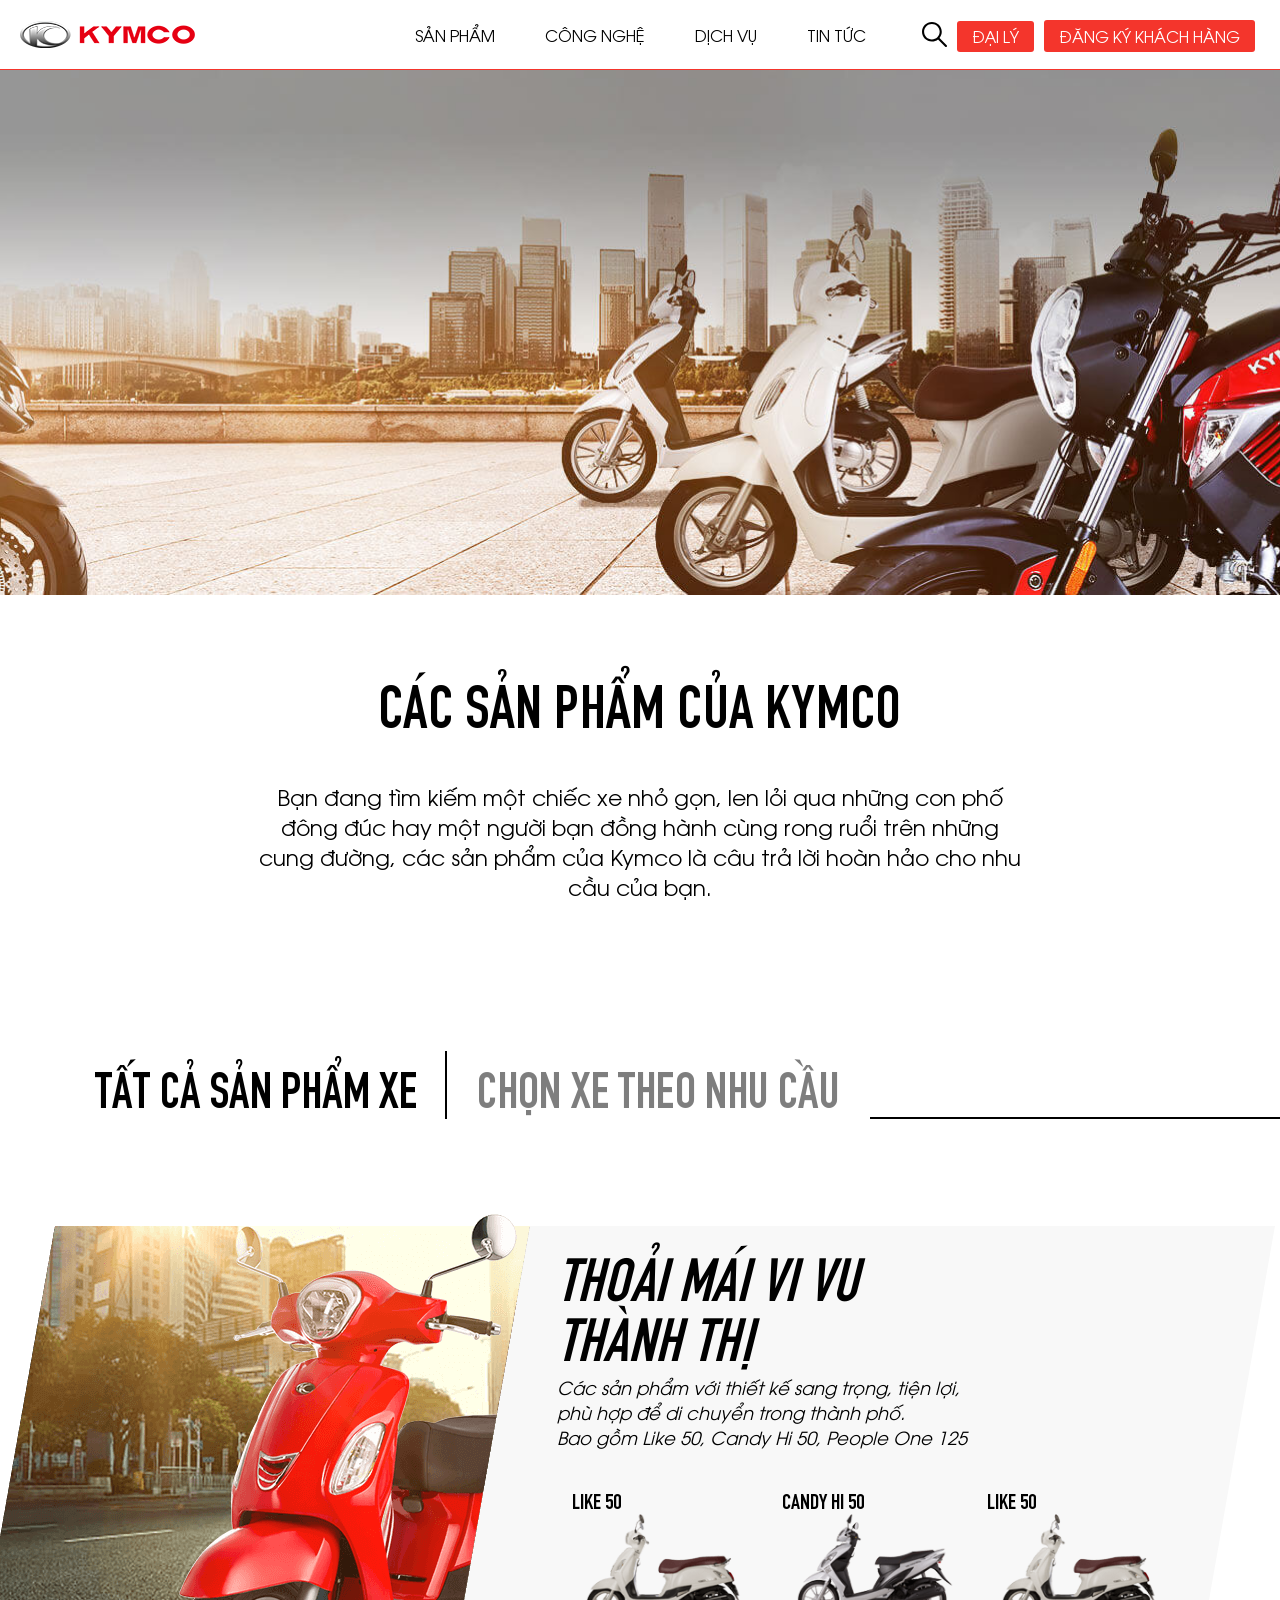
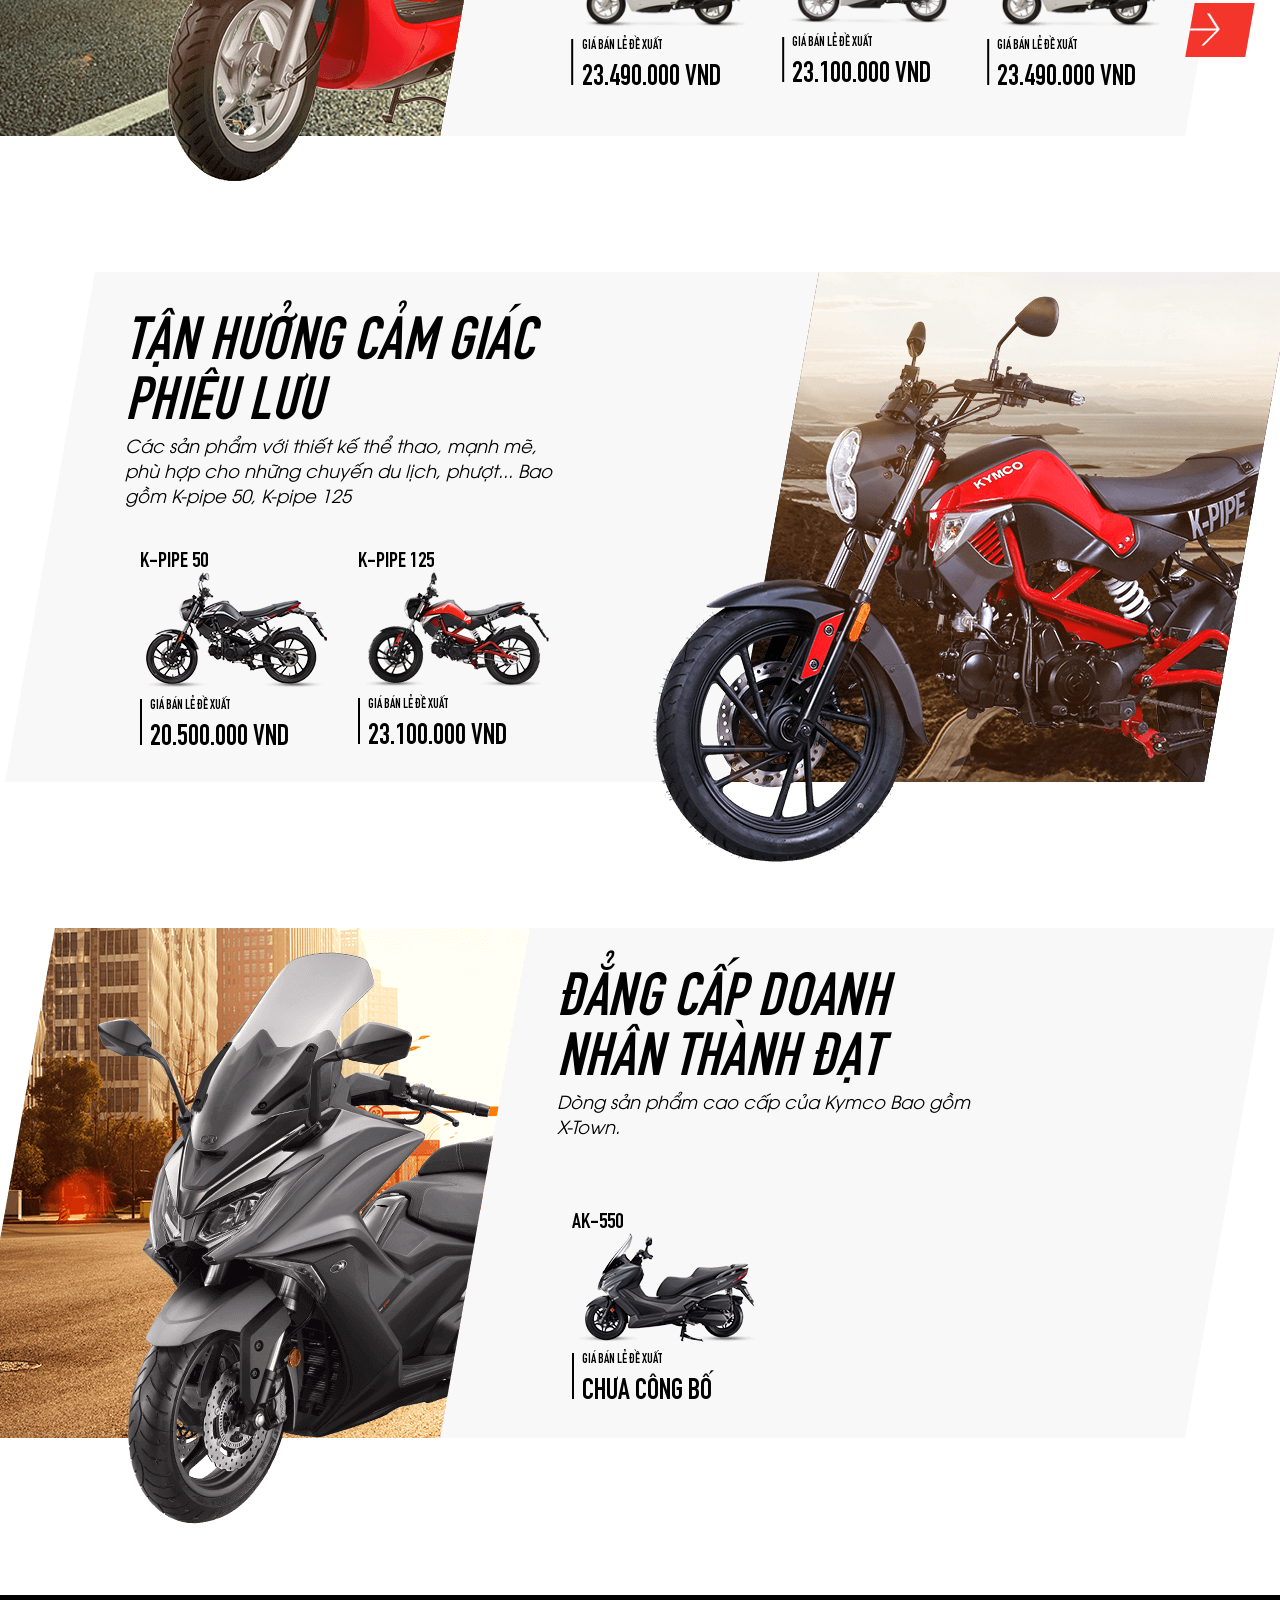
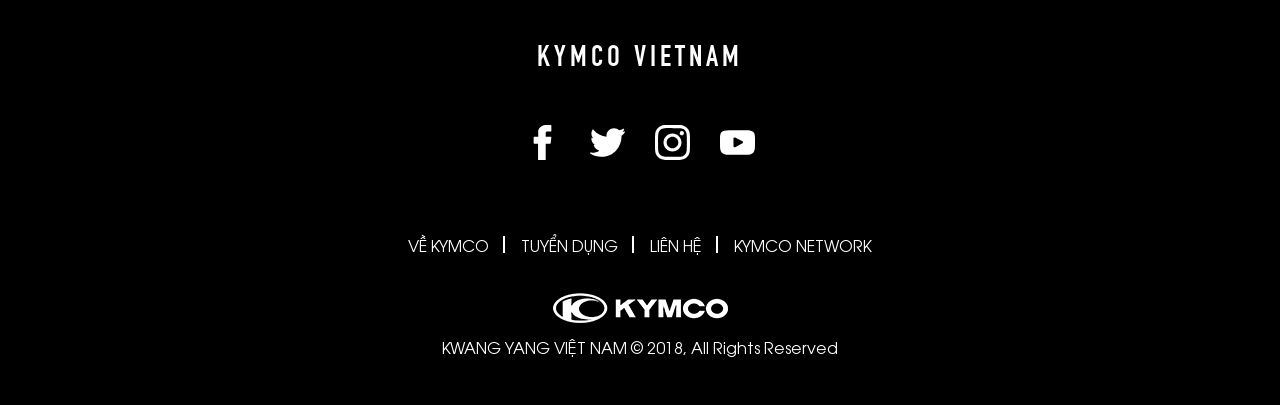
<file: product.html>
<!DOCTYPE html>
<html>

<head>
    <meta charset="UTF-8" />
    <meta name="viewport" content="width=device-width, initial-scale=1.0, maximum-scale=1.0, user-scalable=0" />
    <meta http-equiv="X-UA-Compatible" content="IE=edge,chrome=1" />
    <title>Sản Phẩm</title>
    <link rel="icon" href="img/icon/icon-ico.ico">
    <meta name="title" content="" />
    <meta name="description" content="" />

    <!-- meta facebook -->
    <meta property="og:locale" content="vi" />
    <meta property="og:type" content="article" />
    <meta property="og:title" content="Kymco Viêt Nam | xe tay ga 50cc chất lượng cao chính hãng" />
    <meta property="og:description" content="" />
    <meta property="og:url" content="" />
    <meta property="og:site_name" content="" />
    <meta property="og:image" content="https://logodix.com/logo/498367.jpg" />

    <link rel="stylesheet" href="dest/style.min.css">
    <link rel="stylesheet" href="dest/fonts.css">
    <link rel="stylesheet" href="dest/stylelibs.min.css">
</head>

<body class="productpage">

    <div class="loading">
        <span class="loader"></span>
    </div>


    <header>
        <div class="container-fluid">
            <a class="logo" href="./">
                <img src="img/icon/logo.png" alt="">
            </a>
            <div class="menu">
                <ul>
                    <li><a href="product.html">sản phẩm</a></li>
                    <li><a href="technology.html">công nghệ</a></li>
                    <li><a href="service.html">dịch vụ</a>
                        <div class="sub_menu">
                            <ul>
                                <li><a href="search.html">mã qr tra cứu trạm bảo hành</a></li>
                                <li><a href="mantain.html">bảo dưỡng - sửa xe lưu động</a></li>
                                <li><a href="insurance.html">bảo hành - bảo trì</a></li>
                                <li><a href="faq.html">faq</a></li>
                            </ul>
                        </div>
                    </li>
                    <li><a href="news.html">tin tức</a></li>
                </ul>
            </div>
            <div class="search">
                <div class="search__icon item">
                    <img src="img/icon/search.svg" alt="">
                    <div class="search__icon-d">
                        <input type="text" placeholder="Tìm kiếm...">
                    </div>
                </div>
                <div class="search__dealer item">
                    <a href="#">đại lý</a>
                    <div class="sub_menu">
                        <ul>
                            <li><a href="stores.html">Tra cứu đại lý</a></li>
                            <li><a href="registerStores.html">đăng ký mở đại lý</a></li>
                        </ul>
                    </div>
                </div>
                <div class="search__sign item">
                    <a href="register.html">đăng ký khách hàng</a>
                </div>
            </div>
            <div class="hamburger">
                <div class="hamburger__d">
                    <span></span>
                </div>
            </div>
        </div>
        <div class="menuMobile">
            <ul class="ul-wrap">
                <li><a href="product.html">sản phẩm</a></li>
                <li><a href="technology.html">công nghệ</a></li>
                <li>
                    <div class="text">
                        <a href="javascript:void(0)">
                            <span>dịch vụ</span>
                        </a>
                        <ul class="content">
                            <li><a href="">MÃ QR TRA CỨU TRẠM BẢO HÀNH</a></li>
                            <li><a href="">BẢO DƯỠNG - SỬA XE LƯU ĐỘNG</a></li>
                            <li><a href="">BẢO HÀNH - BẢO TRÌ</a></li>
                            <li><a href="">FAQ</a></li>
                        </ul>
                    </div>
                </li>
                <li><a href="news.html">tin tức</a></li>
                <li>
                    <div class="text">
                        <a href="javascript:void(0)">
                            <span>Đại lý</span>
                        </a>
                        <ul class="content">
                            <li><a href="stores.html">tra cứu đại lý</a></li>
                            <li><a href="registerStores.html">đăng ký mở đại lý</a></li>
                        </ul>
                    </div>
                </li>
                <li><a href="register.html">đăng ký khách hàng</a></li>
            </ul>
        </div>
    </header>

    <main>
        <section class="banner"></section>

        <section class="productTitle">
            <div class="container">
                <div class="productTitle__d titleH2">
                    <h2>các sản phẩm của kymco</h2>
                    <p>Bạn đang tìm kiếm một chiếc xe nhỏ gọn, len lỏi qua những con phố đông đúc hay một người bạn đồng
                        hành cùng rong ruổi trên những cung đường, các sản phẩm của Kymco là câu trả lời hoàn hảo cho
                        nhu cầu của bạn.
                    </p>
                </div>
            </div>
        </section>

        <section class="product">
            <div class="container">
                <div class="product__tab">
                    <ul class="heading --h3">
                        <li class="line active">tất cả sản phẩm xe</li>
                        <li class="lineLong">chọn xe theo nhu cầu</li>
                    </ul>
                </div>
                <div class="product__list item active">
                    <div class="row">
                        <div class="col-sm-12 col-md-12 col-lg-5 left">
                            <div class="img">
                                <img src="img/product/bg-1.png" alt="">
                            </div>
                        </div>
                        <div class="col-sm-12 col-md-12 col-lg-7 right">
                            <div class="title titleH2">
                                <h2>thoải mái vi vu thành thị</h2>
                                <p>Các sản phẩm với thiết kế sang trọng, tiện lợi, phù hợp để di chuyển trong thành
                                    phố.<br>
                                    Bao gồm Like 50, Candy Hi 50, People One 125</p>
                            </div>
                            <div class="sliderSmall">
                                <div class="sliderSmall__item">
                                    <div class="box">
                                        <div class="sliderSmall__item-d">
                                            <h4>like 50</h4>
                                            <div class="img">
                                                <img src="img/product/motobike-1.png" alt="">
                                            </div>
                                            <div class="price">
                                                <p>giá bán lẻ đề xuất</p>
                                                <span>23.490.000 VND</span>
                                            </div>
                                            <div class="button">
                                                <div class="button__d">
                                                    <a class="button__d-item detail" href="productDetail.html">
                                                        <span>xem chi tiết</span>
                                                    </a>
                                                    <div class="button__d-item sosanh-js">
                                                        <span>so sánh xe</span>
                                                    </div>
                                                </div>
                                            </div>
                                        </div>
                                        <div class="sliderSmall__item-d">
                                            <h4>Candy hi 50</h4>
                                            <div class="img">
                                                <img src="img/product/motobike-2.png" alt="">
                                            </div>
                                            <div class="price">
                                                <p>giá bán lẻ đề xuất</p>
                                                <span>23.100.000 VND</span>
                                            </div>
                                            <div class="button">
                                                <div class="button__d">
                                                    <a class="button__d-item detail" href="productDetail.html">
                                                        <span>xem chi tiết</span>
                                                    </a>
                                                    <div class="button__d-item sosanh-js">
                                                        <span>so sánh xe</span>
                                                    </div>
                                                </div>
                                            </div>
                                        </div>
                                        <div class="sliderSmall__item-d">
                                            <h4>like 50</h4>
                                            <div class="img">
                                                <img src="img/product/motobike-1.png" alt="">
                                            </div>
                                            <div class="price">
                                                <p>giá bán lẻ đề xuất</p>
                                                <span>23.490.000 VND</span>
                                            </div>
                                            <div class="button">
                                                <div class="button__d">
                                                    <a class="button__d-item detail" href="productDetail.html">
                                                        <span>xem chi tiết</span>
                                                    </a>
                                                    <div class="button__d-item sosanh-js">
                                                        <span>so sánh xe</span>
                                                    </div>
                                                </div>
                                            </div>
                                        </div>
                                    </div>
                                    <div class="box">
                                        <div class="sliderSmall__item-d">
                                            <h4>like 50</h4>
                                            <div class="img">
                                                <img src="img/product/motobike-1.png" alt="">
                                            </div>
                                            <div class="price">
                                                <p>giá bán lẻ đề xuất</p>
                                                <span>23.490.000 VND</span>
                                            </div>
                                            <div class="button">
                                                <div class="button__d">
                                                    <a class="button__d-item detail" href="productDetail.html">
                                                        <span>xem chi tiết</span>
                                                    </a>
                                                    <div class="button__d-item sosanh-js">
                                                        <span>so sánh xe</span>
                                                    </div>
                                                </div>
                                            </div>
                                        </div>
                                        <div class="sliderSmall__item-d">
                                            <h4>Candy hi 50</h4>
                                            <div class="img">
                                                <img src="img/product/motobike-2.png" alt="">
                                            </div>
                                            <div class="price">
                                                <p>giá bán lẻ đề xuất</p>
                                                <span>23.100.000 VND</span>
                                            </div>
                                            <div class="button">
                                                <div class="button__d">
                                                    <a class="button__d-item detail" href="productDetail.html">
                                                        <span>xem chi tiết</span>
                                                    </a>
                                                    <div class="button__d-item sosanh-js">
                                                        <span>so sánh xe</span>
                                                    </div>
                                                </div>
                                            </div>
                                        </div>
                                        <div class="sliderSmall__item-d">
                                            <h4>like 50</h4>
                                            <div class="img">
                                                <img src="img/product/motobike-1.png" alt="">
                                            </div>
                                            <div class="price">
                                                <p>giá bán lẻ đề xuất</p>
                                                <span>23.490.000 VND</span>
                                            </div>
                                            <div class="button">
                                                <div class="button__d">
                                                    <a class="button__d-item detail" href="productDetail.html">
                                                        <span>xem chi tiết</span>
                                                    </a>
                                                    <div class="button__d-item sosanh-js">
                                                        <span>so sánh xe</span>
                                                    </div>
                                                </div>
                                            </div>
                                        </div>
                                    </div>
                                </div>
                                <div class="sliderSmall__btn">
                                    <div class="sliderSmall__btn-d">
                                        <img src="./img/icon/arrowFull.png" alt="">
                                    </div>
                                </div>
                            </div>
                        </div>
                    </div>
                    <div class="row row_list list2">
                        <div class="col-sm-12 col-md-12 col-lg-7 right">
                            <div class="title titleH2">
                                <h2>TẬN HƯỞNG CẢM GIÁC PHIÊU LƯU</h2>
                                <p>Các sản phẩm với thiết kế thể thao, mạnh mẽ, phù hợp cho những chuyến du lịch,
                                    phượt... Bao gồm K-pipe 50, K-pipe 125</p>
                            </div>
                            <div class="sliderSmall">
                                <div class="sliderSmall__item">
                                    <div class="box">
                                        <div class="sliderSmall__item-d">
                                            <h4>k-pipe 50</h4>
                                            <div class="img">
                                                <img src="img/product/motobike-4.png" alt="">
                                            </div>
                                            <div class="price">
                                                <p>giá bán lẻ đề xuất</p>
                                                <span>20.500.000 VND</span>
                                            </div>
                                            <div class="button">
                                                <div class="button__d">
                                                    <a class="button__d-item detail" href="productDetail.html">
                                                        <span>xem chi tiết</span>
                                                    </a>
                                                    <div class="button__d-item sosanh-js">
                                                        <span>so sánh xe</span>
                                                    </div>
                                                </div>
                                            </div>
                                        </div>
                                        <div class="sliderSmall__item-d">
                                            <h4>k-pipe 125</h4>
                                            <div class="img">
                                                <img src="img/product/motobike-5.png" alt="">
                                            </div>
                                            <div class="price">
                                                <p>giá bán lẻ đề xuất</p>
                                                <span>23.100.000 VND</span>
                                            </div>
                                            <div class="button">
                                                <div class="button__d">
                                                    <a class="button__d-item detail" href="productDetail.html">
                                                        <span>xem chi tiết</span>
                                                    </a>
                                                    <div class="button__d-item sosanh-js">
                                                        <span>so sánh xe</span>
                                                    </div>
                                                </div>
                                            </div>
                                        </div>
                                    </div>
                                </div>
                            </div>
                        </div>
                        <div class="col-sm-12 col-md-12 col-lg-5 left">
                            <div class="img">
                                <img src="img/product/bg-2.png" alt="">
                            </div>
                        </div>
                    </div>
                    <div class="row list3">
                        <div class="col-sm-12 col-md-12 col-lg-5 left">
                            <div class="img">
                                <img src="img/product/bg-3.png" alt="">
                            </div>
                        </div>
                        <div class="col-sm-12 col-md-12 col-lg-7 right">
                            <div class="title titleH2">
                                <h2>ĐẲNG CẤP DOANH NHÂN THÀNH ĐẠT</h2>
                                <p>Dòng sản phẩm cao cấp của Kymco Bao gồm X-Town.</p>
                            </div>
                            <div class="sliderSmall">
                                <div class="sliderSmall__item item3">
                                    <div class="box">
                                        <div class="sliderSmall__item-d">
                                            <h4>ak-550</h4>
                                            <div class="img">
                                                <img src="img/product/motobike-6.png" alt="">
                                            </div>
                                            <div class="price">
                                                <p>giá bán lẻ đề xuất</p>
                                                <span>chưa công bố</span>
                                            </div>
                                            <div class="button">
                                                <div class="button__d">
                                                    <a class="button__d-item detail" href="productDetail.html">
                                                        <span>xem chi tiết</span>
                                                    </a>
                                                    <div class="button__d-item sosanh-js">
                                                        <span>so sánh xe</span>
                                                    </div>
                                                </div>
                                            </div>
                                        </div>
                                    </div>
                                </div>
                            </div>
                        </div>
                    </div>
                </div>
                <div class="product__choose item">
                    <div class="product__choose-title">
                        <h2>chọn xe theo yêu cầu</h2>
                        <p>Giúp bạn dễ dàng hơn trong việc lựa chọn chiếc xe phù hợp.</p>
                    </div>
                    <div class="product__choose-option">
                        <div class="row">
                            <div class="col-sm-12 col-md-12 col-lg-6 item left">
                                <ul class="ul-left">
                                    <li class="--borderNone">
                                        <div class="text">
                                            <p class="p1">loại xe</p>
                                        </div>
                                    </li>
                                    <li>
                                        <div class="text">
                                            <svg id="Layer_2" data-name="Layer 2" xmlns="http://www.w3.org/2000/svg"
                                                viewBox="0 0 136.33 81.13">
                                                <defs>
                                                    <style>
                                                        .cls-1 {
                                                            fill: #000;
                                                        }
                                                    </style>
                                                </defs>
                                                <title>nhapkhau</title>
                                                <g>
                                                    <path class="cls-1"
                                                        d="M1050.12,489.35a1.91,1.91,0,0,0-1.9,1.91v5.84a1.91,1.91,0,0,0,3.81,0v-5.84A1.92,1.92,0,0,0,1050.12,489.35Z"
                                                        transform="translate(-982.11 -441.67)" />
                                                    <path class="cls-1"
                                                        d="M1058.59,489.35a1.92,1.92,0,0,0-1.91,1.91v5.84a1.91,1.91,0,0,0,3.81,0v-5.84A1.91,1.91,0,0,0,1058.59,489.35Z"
                                                        transform="translate(-982.11 -441.67)" />
                                                    <path class="cls-1"
                                                        d="M1097.75,481.41a20.69,20.69,0,1,0,20.69,20.69A20.72,20.72,0,0,0,1097.75,481.41Zm0,37.57a16.88,16.88,0,1,1,16.88-16.88A16.9,16.9,0,0,1,1097.75,519Z"
                                                        transform="translate(-982.11 -441.67)" />
                                                    <path class="cls-1"
                                                        d="M1097.75,491.51a10.6,10.6,0,1,0,10.59,10.59A10.6,10.6,0,0,0,1097.75,491.51Zm0,17.38a6.79,6.79,0,1,1,6.78-6.79A6.8,6.8,0,0,1,1097.75,508.89Z"
                                                        transform="translate(-982.11 -441.67)" />
                                                    <path class="cls-1"
                                                        d="M1072.4,502.1a25.38,25.38,0,0,1,25.35-25.35,25.89,25.89,0,0,1,3,.18l.23,0a1.87,1.87,0,0,0,1-.27,37.17,37.17,0,0,0,7.1-5.44,1.9,1.9,0,0,0,.25-2.42c-7.66-11.38-9.58-13.32-9.89-13.59a1.9,1.9,0,0,0-1.26-.48h-3.68l-.06-.07c-8.92-9.84-15.66-12.75-15.94-12.87a1.92,1.92,0,0,0-.74-.15h-5.61a1.91,1.91,0,0,0-1.78,2.59l4.74,12.29-3.47,6.72-2.36-2.61a1.92,1.92,0,0,0-1.42-.63h-12.6c-3.67,0-6.8,2-9.3,6l-.06.1h-13.17l-1.86-4.21a1.92,1.92,0,0,0-1.74-1.13h-9.79l0-.16c-3-11.13-11.44-12-14-12a10.5,10.5,0,0,0-1.28.07,1.91,1.91,0,0,0-1.57,2.34l1.82,7.5h-8.85a10,10,0,0,0-9.95,9.95v1.16h-1a1.91,1.91,0,1,0,0,3.81h1v1.17a10,10,0,0,0,5.27,8.77l.24.13-8.37,9a1.88,1.88,0,0,0-.51,1.3v8.3A1.91,1.91,0,0,0,984,504h7l0,.19a20.69,20.69,0,0,0,40.25,4.32l.16-.47,2.8,5.22a1.89,1.89,0,0,0,1.68,1h36.57a1.9,1.9,0,0,0,1.77-2.62A25.23,25.23,0,0,1,1072.4,502.1Zm2.49-56.62h2.41l0,0c1.21.6,5.63,3,11.52,8.89l.36.36h-10.76Zm-28.74,29.84c1.16-4.28,3.89-11.47,9.07-11.47H1067l2.76,3-4.49,8.7h-19.17Zm-39.09-22.71c3.19.58,7.31,2.86,8.86,10.47a1.92,1.92,0,0,0,1.87,1.52h10.06l1.86,4.2a1.89,1.89,0,0,0,1.74,1.14h12.48l-.12.29a36.21,36.21,0,0,0-1.63,5.2l0,.16h-29.8l-5.6-23Zm-17.77,22v-1.17h3.28a1.91,1.91,0,1,0,0-3.81h-3.28V468.5a6.14,6.14,0,0,1,6.14-6.14h9.77l3.21,13.23h-9.17a1.91,1.91,0,0,0-1.39.6l-4.07,4.36-.13,0A6.18,6.18,0,0,1,989.29,474.64Zm39.08,29.6a16.88,16.88,0,0,1-33.48,0l0-.23h6.34l0,.17a10.6,10.6,0,0,0,20.78,0l0-.17h6.35Zm-23.26-.23h13l-.09.28a6.78,6.78,0,0,1-12.84,0Zm-19.19-3.81v-5.65l14.15-15.15h28.28l.06.06a31.67,31.67,0,0,1,5.73,8.13l.15.3h-20.84a1.91,1.91,0,0,0,0,3.81h22.35l0,.15a31.56,31.56,0,0,1,1.45,8.12v.23Zm51.15,10.26L1033.6,504h5.61a1.91,1.91,0,0,0,1.9-1.87s0-.55,0-.71a34.88,34.88,0,0,0-7.44-21.69l-.26-.34h33a1.92,1.92,0,0,0,1.7-1l10.2-19.8h19l.07.07c.59.72,1.72,2.17,3.72,5l.24.33h-7.4a1.91,1.91,0,1,0,0,3.81h10l.06.1c.35.5.71,1,1.08,1.58l.11.16-.14.12a33.8,33.8,0,0,1-4.49,3.32l-.06,0h-.07c-.92-.09-1.84-.13-2.71-.13a29.17,29.17,0,0,0-28,37.25l.08.27Z"
                                                        transform="translate(-982.11 -441.67)" />
                                                </g>
                                            </svg>
                                            <p>nhập khẩu</p>
                                        </div>
                                    </li>
                                    <li>
                                        <div class="text">
                                            <svg id="Layer_2" data-name="Layer 2" xmlns="http://www.w3.org/2000/svg"
                                                viewBox="0 0 123.81 82.58">
                                                <defs>
                                                    <style>
                                                        .cls-1 {
                                                            fill: #000;
                                                        }
                                                    </style>
                                                </defs>
                                                <title>xega</title>
                                                <g>
                                                    <path class="cls-1"
                                                        d="M281.15,487.47a17.66,17.66,0,1,0,17.66,17.66A17.68,17.68,0,0,0,281.15,487.47Zm0,31.51A13.85,13.85,0,1,1,295,505.13,13.86,13.86,0,0,1,281.15,519Z"
                                                        transform="translate(-175 -440.22)" />
                                                    <path class="cls-1"
                                                        d="M281.15,495.94a9.2,9.2,0,1,0,9.19,9.19A9.2,9.2,0,0,0,281.15,495.94Zm0,14.58a5.39,5.39,0,1,1,5.38-5.39A5.39,5.39,0,0,1,281.15,510.52Z"
                                                        transform="translate(-175 -440.22)" />
                                                    <path class="cls-1"
                                                        d="M198.91,486.37a1.91,1.91,0,0,0-1.91,1.9v6.2a1.91,1.91,0,0,0,3.81,0v-6.2A1.9,1.9,0,0,0,198.91,486.37Z"
                                                        transform="translate(-175 -440.22)" />
                                                    <path class="cls-1"
                                                        d="M207.38,486.37a1.9,1.9,0,0,0-1.91,1.9v6.2a1.91,1.91,0,0,0,3.81,0v-6.2A1.9,1.9,0,0,0,207.38,486.37Z"
                                                        transform="translate(-175 -440.22)" />
                                                    <path class="cls-1"
                                                        d="M215.84,486.37a1.9,1.9,0,0,0-1.9,1.9v6.2a1.91,1.91,0,0,0,3.81,0v-6.2A1.91,1.91,0,0,0,215.84,486.37Z"
                                                        transform="translate(-175 -440.22)" />
                                                    <path class="cls-1"
                                                        d="M281.15,482.81a1.89,1.89,0,0,0,1.53-.77,1.87,1.87,0,0,0,.29-1.68c-1-3.32-3.06-9.11-6-16.76l-.11-.29h4.92a1.9,1.9,0,0,0,1.9-1.9V446.83a1.91,1.91,0,0,0-1.9-1.91h-4.65a9.15,9.15,0,0,0-8.95,7.13l0,.16H265.3v-2a10,10,0,0,0-10-9.94h-8.59a1.91,1.91,0,0,0,0,3.81h8.59a6.15,6.15,0,0,1,6.14,6.13V488l-.05.06a25.92,25.92,0,0,0-6.29,14.52l0,.19h-9l-13.67-13.67V473.66a10,10,0,0,0-10-10H193.57a10,10,0,0,0-9.95,10v12.1l-.07.06A26.2,26.2,0,0,0,175,505.13a1.91,1.91,0,0,0,1.91,1.91h6.66l0,.18a17.66,17.66,0,0,0,34.43,3l.1-.34,7,7a1.9,1.9,0,0,0,1.35.56h22.39a1.91,1.91,0,0,0,1.54-.78l8-11a1.83,1.83,0,0,0,.31-.68l0-.16h0A22.35,22.35,0,0,1,281.15,482.81Zm-93.72-9.15a6.14,6.14,0,0,1,6.14-6.14h28.91a6.15,6.15,0,0,1,6.14,6.14v2H187.43Zm27.38,33.62a13.85,13.85,0,0,1-27.36,0l0-.24h4.73l0,.16a9.19,9.19,0,0,0,17.92,0l0-.16h4.73ZM196.09,507h10.08l-.13.3a5.38,5.38,0,0,1-9.82,0Zm51.83,6.64H227.28l-9.89-9.9a1.93,1.93,0,0,0-1.35-.55H178.89l0-.24a22.24,22.24,0,0,1,7.84-14.91,1.89,1.89,0,0,0,.68-1.45v-7.12h41.19v10.33a1.88,1.88,0,0,0,.55,1.34L244,506a1.9,1.9,0,0,0,1.35.56h7.85Zm29.25-64.95h2.74V459.5h-2.74a5.39,5.39,0,0,1,0-10.77ZM265.3,456h2.88l0,.17a9.16,9.16,0,0,0,4,5.67l.06,0,0,.07c1.93,5,4.57,12,6.2,16.92l.12.24-.26,0h-.05a26.13,26.13,0,0,0-12.67,5l-.34.25Z"
                                                        transform="translate(-175 -440.22)" />
                                                </g>
                                            </svg>

                                            <p>xe ga</p>
                                        </div>
                                    </li>
                                    <li>
                                        <div class="text">
                                            <svg id="Layer_2" data-name="Layer 2" xmlns="http://www.w3.org/2000/svg"
                                                viewBox="0 0 138.88 81.79">
                                                <defs>
                                                    <style>
                                                        .cls-1 {
                                                            fill: #000;
                                                        }
                                                    </style>
                                                </defs>
                                                <title>xeso</title>
                                                <path class="cls-1"
                                                    d="M599.23,481.41a20.69,20.69,0,1,0,20.69,20.69A20.71,20.71,0,0,0,599.23,481.41Zm0,37.57a16.88,16.88,0,1,1,16.88-16.88A16.9,16.9,0,0,1,599.23,519Z"
                                                    transform="translate(-570.07 -441.01)" />
                                                <path class="cls-1"
                                                    d="M599.23,491.51a10.6,10.6,0,1,0,10.59,10.59A10.61,10.61,0,0,0,599.23,491.51Zm0,17.38A6.79,6.79,0,1,1,606,502.1,6.8,6.8,0,0,1,599.23,508.89Z"
                                                    transform="translate(-570.07 -441.01)" />
                                                <path class="cls-1"
                                                    d="M688.26,481.41a20.49,20.49,0,0,0-5.44.73l-.18.05-2.87-7,3.16-1.3a1.84,1.84,0,0,0,1-1,1.9,1.9,0,0,0,0-1.46l-1.05-2.54h4.76a1.91,1.91,0,0,0,1.9-1.91V452.38a1.9,1.9,0,0,0-1.9-1.9H683a9.13,9.13,0,0,0-6.31,2.52l-.23.21-1.23-3A1.9,1.9,0,0,0,673.5,449a1.79,1.79,0,0,0-.72.15l-3.18,1.3L667.33,445a5.83,5.83,0,0,0-5.21-3.94h-7.83a1.91,1.91,0,0,0,0,3.81h7.8c1.08,0,1.62,1.37,1.65,1.43l0,.11,2.3,5.57-3.3,1.35a1.94,1.94,0,0,0-1,1,1.9,1.9,0,0,0,0,1.46l1.2,2.92h-4.66a1.87,1.87,0,0,0-1.43.65l-11,12.51a9.92,9.92,0,0,0,.62,13.75l.15.14-3.86,4.39-.12-.34a10,10,0,0,0-9.38-6.63h-.95l3.38-7.53a1.91,1.91,0,0,0,.16-.78v-.11h0v-3.85a10,10,0,0,0-10-9.95H601.26a9.9,9.9,0,0,0-9.9,9l0,.43-3.38-3.24a1.92,1.92,0,0,0-1.32-.53h-12a1.9,1.9,0,0,0-1.9,1.9v7.4a1.92,1.92,0,0,0,.58,1.37l4.86,4.71-.14.15a29.07,29.07,0,0,0-7.93,20,1.91,1.91,0,1,0,3.81,0,25.35,25.35,0,1,1,49.61,7.35,1.92,1.92,0,0,0,.14,1.45,1.9,1.9,0,0,0,1.13.93,2.1,2.1,0,0,0,.56.08h8a10,10,0,0,0,9.53-7.08l0-.15h2.28a10.35,10.35,0,0,0,7.79-3.53l20.56-23.38,2.75-1.13,2.85,6.92-.18.09a20.68,20.68,0,1,0,9.35-2.24Zm-98.55-6.86a28.89,28.89,0,0,0-8.61,4.74l-.15.11-4.44-4.3v-4.68h9.34l4.18,4Zm5.41-1.61v-2.05a6.15,6.15,0,0,1,6.14-6.14h24.67a6.15,6.15,0,0,1,6.14,6.14v2.05Zm26.19,10.15a29.73,29.73,0,0,0-7-5.95l-.65-.39H631l-2.88,6.41h-6.79ZM639.43,502a6.14,6.14,0,0,1-6.14,6.14h-5.53l.06-.25a29.35,29.35,0,0,0,.57-5.75,29,29,0,0,0-4.06-14.81l-.18-.32h9.14a6.15,6.15,0,0,1,6.14,6.14ZM683,454.29h2.74v10.76H683a5.38,5.38,0,1,1,0-10.76Zm-34.28,20.07,10.4-11.86h5.35l.82,2-16.16,18.38-.16-.16A6.16,6.16,0,0,1,648.75,474.36Zm22.88.05a1.9,1.9,0,0,0-.71.51l-20.85,23.72a6.57,6.57,0,0,1-4.93,2.22h-1.9v-5.47L669,466.12a1.89,1.89,0,0,0,.34-2L666,456.08l6.47-2.66,1.65,4v.07a9.31,9.31,0,0,0-.26,2.16,9.15,9.15,0,0,0,4.35,7.81l.06,0,1.47,3.57ZM688.26,519a16.88,16.88,0,1,1,16.88-16.88A16.9,16.9,0,0,1,688.26,519Z"
                                                    transform="translate(-570.07 -441.01)" />
                                                <path class="cls-1"
                                                    d="M688.26,491.51a10.6,10.6,0,1,0,10.59,10.59A10.6,10.6,0,0,0,688.26,491.51Zm0,17.38A6.79,6.79,0,1,1,695,502.1,6.8,6.8,0,0,1,688.26,508.89Z"
                                                    transform="translate(-570.07 -441.01)" />
                                            </svg>
                                            <p>xe số</p>
                                        </div>
                                    </li>
                                </ul>
                            </div>
                            <div class="col-sm-12 col-md-12 col-lg-6 item right">
                                <ul class="ul-right">
                                    <li class="--borderNone">
                                        <div class="text">
                                            <p class="p1">động cơ</p>
                                        </div>
                                    </li>
                                    <li>
                                        <div class="text">
                                            <p>bằng</p>
                                            <span>A1</span>
                                        </div>
                                    </li>
                                    <li>
                                        <div class="text">
                                            <p>bằng</p>
                                            <span>A2</span>
                                        </div>
                                    </li>
                                    <li>
                                        <div class="text">
                                            <span class="spanNo">không</span>
                                            <p>cần bằng lái</p>
                                        </div>
                                    </li>
                                </ul>
                            </div>
                        </div>
                    </div>
                    <div class="product__choose-price">
                        <div class="title">
                            <h5>Giá tiền</h5>
                            <p>Tuỳ chọn giá tiền giữa mức tối thiểu và tối đa </p>
                        </div>
                        <div class="price">
                            <div class="price__item --min">
                                <p>tối thiểu</p>
                                <output id="num">13.500.000</output> VND
                            </div>
                            <div class="price__item">
                                <input type="range" value="0" min="13500000" max="117000000"
                                    oninput="number.value = this.value">
                            </div>
                            <div class="price__item --max">
                                <p>tối đa</p>
                                <output id="number">170.000.000</output> VND
                            </div>
                        </div>
                    </div>
                    <div class="product__choose-style">
                        <h5>kiểu dáng xe</h5>
                        <div class="sex">
                            <ul>
                                <li>
                                    <div class="text">
                                        <svg version="1.1" xmlns="http://www.w3.org/2000/svg" viewBox="0 0 463 463"
                                            xmlns:xlink="http://www.w3.org/1999/xlink"
                                            enable-background="new 0 0 463 463">
                                            <g>
                                                <path
                                                    d="m403.027,434.891l-7.389-36.946c-3.504-17.518-16.351-31.449-33.528-36.357l-76.945-21.984c-3.629-1.037-6.165-4.398-6.165-8.173v-22.191c46.424-19.878 79.39-67.983 79.982-124.205 2.283-5.643 10.385-27.019 13.955-54.313 5.321-40.681-2.12-75.609-21.527-101.283 0.76-4.129 2.597-11.888 6.425-17.923 1.465-2.31 1.556-5.234 0.238-7.631-1.32-2.396-3.838-3.885-6.573-3.885-36.118,0-68.943,7.114-91.594,13.7l.897-.897c2.145-2.145 2.787-5.371 1.626-8.173-1.161-2.803-3.896-4.63-6.929-4.63-40.006,0-81.736,1.886-114.401,24.037-29.365,0.952-61.099,20.176-61.099,47.463 0,62.784 11.416,92.203 24.025,114.066 0.792,55.994 33.697,103.859 79.975,123.674v22.191c0,3.775-2.535,7.136-6.165,8.173l-76.944,21.984c-17.177,4.908-30.024,18.839-33.528,36.357l-7.389,36.946c-1.386,6.931 0.389,14.041 4.871,19.507 4.479,5.467 11.103,8.602 18.172,8.602h296.966c7.068,0 13.692-3.135 18.173-8.601 4.481-5.467 6.256-12.577 4.871-19.508zm-259.655-395.891h0.127c1.558,0 3.077-0.485 4.347-1.388 24.695-17.562 56.887-21.58 89.346-22.412l-10.996,10.996c-2.549,2.549-2.924,6.55-0.894,9.528 2.03,2.978 5.891,4.091 9.196,2.649 0.501-0.219 47.664-20.521 105.146-23.104-2.764,8.038-3.554,14.991-3.601,15.417-0.217,1.986 0.368,3.977 1.625,5.531 29.383,36.321 23.182,87.143 15.453,117.778-1.037-2.186-2.187-4.386-3.431-6.766-1.381-2.642-2.946-5.636-4.628-9.143-1.056-2.2-3.116-3.75-5.523-4.153l-34.8-5.831c-2.094-0.35-4.24,0.203-5.903,1.523-9.081,7.212-20.322,10.965-27.835,12.811l.001-17.909c0-2.977-1.761-5.673-4.487-6.869-2.725-1.195-5.901-0.666-8.093,1.35-15.921,14.656-33.446,23.399-45.53,28.199 0.535-1.263 1.08-2.55 1.624-3.839 2.354-5.579 4.221-10.055 5.549-13.305 3.056-7.482 3.692-9.039 2.291-12.176-0.854-1.912-2.476-3.387-4.46-4.056-15.956-5.376-30.433-2.242-43.206,0.523-12.938,2.802-23.157,5.015-32.656-1.181-3.305-2.156-7.716-1.382-10.089,1.771l-2.065,2.737c-10.515,13.929-18.617,24.676-22.778,39.875-6.309-16.833-12.102-42.924-12.102-86.056 0-18.303 26.003-32.5 48.372-32.5zm-24.372,144.5c0-25.457 7.043-35.795 21.077-54.425 12.69,5.375 25.42,2.619 37.788-0.058 9.36-2.027 18.313-3.965 27.545-2.75-3.286,7.96-8.7,20.717-12.802,30.276-1.111,2.588-0.678,5.581 1.121,7.748s4.659,3.146 7.409,2.529c1.283-0.287 27.808-6.406 54.863-26.398v11.079c0,2.13 0.906,4.16 2.491,5.583 1.586,1.422 3.705,2.103 5.819,1.874 0.977-0.106 23.059-2.637 41.123-15.527l27.83,4.663c1.125,2.244 2.172,4.248 3.134,6.086 5.211,9.968 7.593,14.529 7.602,29.242 0,0.02 0,0.039 0,0.059 0,0.007 0,0.014 0,0.021 0,66.444-50.467,120.5-112.5,120.5s-112.5-54.058-112.5-120.502zm62.956,170.527c10.035-2.867 17.044-12.159 17.044-22.596v-16.899c10.38,2.91 21.272,4.467 32.5,4.467s22.12-1.557 32.5-4.467v16.899c0,10.437 7.009,19.729 17.044,22.596l10.183,2.91c-7.974,25.86-32.18,44.063-59.727,44.063s-51.753-18.203-59.727-44.064l10.183-2.909zm204.6,90.862c-1.621,1.977-4.017,3.111-6.574,3.111h-36.982v-16.5c0-4.142-3.358-7.5-7.5-7.5s-7.5,3.358-7.5,7.5v16.5h-193v-16.5c0-4.142-3.358-7.5-7.5-7.5s-7.5,3.358-7.5,7.5v16.5h-36.983c-2.557,0-4.953-1.134-6.574-3.111-1.621-1.978-2.263-4.549-1.761-7.056l7.389-36.946c2.397-11.985 11.188-21.518 22.94-24.875l52.334-14.952c9.799,32.229 39.895,54.94 74.155,54.94s64.356-22.711 74.154-54.942l52.334,14.952c11.753,3.358 20.543,12.89 22.94,24.875l7.389,36.946c0.502,2.508-0.14,5.08-1.761,7.058z" />
                                                <path
                                                    d="m175.5,192c-4.142,0-7.5,3.358-7.5,7.5v8c0,4.142 3.358,7.5 7.5,7.5s7.5-3.358 7.5-7.5v-8c0-4.142-3.358-7.5-7.5-7.5z" />
                                                <path
                                                    d="m287.5,215c4.142,0 7.5-3.358 7.5-7.5v-8c0-4.142-3.358-7.5-7.5-7.5s-7.5,3.358-7.5,7.5v8c0,4.142 3.358,7.5 7.5,7.5z" />
                                                <path
                                                    d="m267.719,261.481c3.425-2.331 4.312-6.996 1.981-10.42-2.331-3.425-6.996-4.31-10.42-1.981-6.368,4.333-16.753,6.92-27.781,6.92s-21.413-2.587-27.781-6.92c-3.424-2.331-8.089-1.443-10.42,1.981-2.33,3.424-1.443,8.089 1.981,10.42 8.891,6.049 22.093,9.519 36.221,9.519s27.329-3.47 36.219-9.519z" />
                                            </g>
                                        </svg>

                                        <p>xe nam</p>
                                    </div>
                                </li>
                                <li>
                                    <div class="text">
                                        <svg version="1.1" id="Layer_1" xmlns="http://www.w3.org/2000/svg"
                                            xmlns:xlink="http://www.w3.org/1999/xlink" x="0px" y="0px"
                                            viewBox="0 0 436.004 436.004"
                                            style="enable-background:new 0 0 436.004 436.004;" xml:space="preserve">
                                            <g>
                                                <g>
                                                    <path d="M242.002,300v28c0,13.236-10.764,24-24,24c-13.236,0-24-10.764-24-24v-28h-24v28c0,26.468,21.532,48,48,48
			s48-21.532,48-48v-28H242.002z" />
                                                </g>
                                            </g>
                                            <g>
                                                <g>
                                                    <path
                                                        d="M373.998,157.832c-0.056-3.904-0.108-7.532-0.564-10.672l0.156-0.008C367.986,64.636,298.762,0,216.002,0
			S64.022,64.636,58.414,147.152l0.16,0.008c-0.464,3.176-0.516,6.86-0.572,10.84v178h12c39.216,0,71.18-11.928,95.012-35.46
			l-16.864-17.08c-16.772,16.564-38.984,25.984-66.148,28.088V158.164c0.028-2.008,0.076-4.332,0.132-6.092l0.224-3.296
			C87.114,78.808,145.818,24,216.002,24c70.188,0,128.892,54.808,133.644,124.78l0.224,3.304c0.056,1.74,0.104,4.012,0.132,5.916
			v153.552c-27.164-2.108-49.372-11.524-66.144-28.084l-16.864,17.076C290.826,324.072,322.79,336,362.002,336h12L373.998,157.832z" />
                                                </g>
                                            </g>
                                            <g>
                                                <g>
                                                    <path d="M325.802,142c-22.5-12.148-43.528-33.176-62.076-51.716c-1.596-1.596-3.844-2.408-6.04-2.336
			c-2.256,0.108-4.36,1.164-5.792,2.904c-40.916,49.688-99.896,61.844-142.164,63.288c-4.312,0.148-7.728,3.684-7.728,7.996v38.444
			c0,62.86,51.14,114,114,114s114-51.144,114-114v-51.54C330.002,146.096,328.386,143.396,325.802,142z M314.002,200.576
			c0,54.04-43.964,98-98,98s-98-43.96-98-98v-30.82c42.828-2.66,98.756-16.168,140.496-62.092
			c16.664,16.564,35.152,34.124,55.504,46.052V200.576z" />
                                                </g>
                                            </g>
                                            <g>
                                                <g>
                                                    <circle cx="162.002" cy="200" r="12" />
                                                </g>
                                            </g>
                                            <g>
                                                <g>
                                                    <circle cx="274.002" cy="200" r="12" />
                                                </g>
                                            </g>
                                            <g>
                                                <g>
                                                    <path
                                                        d="M186.002,240c0,16.572,13.432,32,30,32s30-15.428,30-32H186.002z" />
                                                </g>
                                            </g>
                                            <g>
                                                <g>
                                                    <path d="M179.266,331.98c-1.028-0.068-101.8-3.284-136.476,87.748c-2.36,6.196,0.748,13.128,6.94,15.488
			c1.404,0.536,2.848,0.788,4.268,0.788c4.836,0,9.396-2.944,11.216-7.732c28.44-74.656,109.58-72.424,113.052-72.316
			c6.532,0.352,12.192-4.86,12.476-11.476C191.022,337.86,185.886,332.26,179.266,331.98z" />
                                                </g>
                                            </g>
                                            <g>
                                                <g>
                                                    <path d="M393.214,419.724c-34.68-91.036-133.496-87.832-134.484-87.776c-6.62,0.284-11.756,5.888-11.468,12.508
			c0.288,6.624,5.988,11.812,12.508,11.468c0.832-0.04,82.432-2.684,111.016,72.348c1.824,4.788,6.38,7.732,11.216,7.732
			c1.42,0,2.864-0.252,4.272-0.792C392.466,432.852,395.574,425.92,393.214,419.724z" />
                                                </g>
                                            </g>
                                            <g>
                                            </g>
                                            <g>
                                            </g>
                                            <g>
                                            </g>
                                            <g>
                                            </g>
                                            <g>
                                            </g>
                                            <g>
                                            </g>
                                            <g>
                                            </g>
                                            <g>
                                            </g>
                                            <g>
                                            </g>
                                            <g>
                                            </g>
                                            <g>
                                            </g>
                                            <g>
                                            </g>
                                            <g>
                                            </g>
                                            <g>
                                            </g>
                                            <g>
                                            </g>
                                        </svg>
                                        <p>xe nữ</p>
                                    </div>
                                </li>
                            </ul>
                        </div>
                        <div class="btn">
                            <span>tìm kiếm sản phẩm</span>
                        </div>
                    </div>
                </div>
            </div>
        </section>

        <div class="popupsosanh popupsosanh-js">
            <div class="content">
                <div class="content__d">
                    <div class="text">
                        <p>VỪA ĐƯỢC THÊM VÀO DANH SÁCH SO SÁNH
                        </p>
                    </div>
                    <a class="btn" href="productCompare.html">
                        <span>xem so sánh</span>
                    </a>
                    <div class="close close-js">
                        <span>X</span>
                    </div>
                </div>
            </div>
        </div>
    </main>

    <div class="backtoTop">
        <img src="img/icon/backtoTop.svg" alt="">
    </div>
    <footer>
        <div class="footer">
            <div class="container">
                <div class="footer__title">
                    <p>kymco vietnam</p>
                </div>
                <div class="footer__logo">
                    <ul>
                        <li>
                            <svg class="fb" version="1.1" id="Layer_1" xmlns="http://www.w3.org/2000/svg"
                                xmlns:xlink="http://www.w3.org/1999/xlink" x="0px" y="0px" viewBox="0 0 310 310"
                                style="enable-background:new 0 0 310 310;" xml:space="preserve">
                                <g id="XMLID_834_">
                                    <path id="XMLID_835_" d="M81.703,165.106h33.981V305c0,2.762,2.238,5,5,5h57.616c2.762,0,5-2.238,5-5V165.765h39.064
            c2.54,0,4.677-1.906,4.967-4.429l5.933-51.502c0.163-1.417-0.286-2.836-1.234-3.899c-0.949-1.064-2.307-1.673-3.732-1.673h-44.996
            V71.978c0-9.732,5.24-14.667,15.576-14.667c1.473,0,29.42,0,29.42,0c2.762,0,5-2.239,5-5V5.037c0-2.762-2.238-5-5-5h-40.545
            C187.467,0.023,186.832,0,185.896,0c-7.035,0-31.488,1.381-50.804,19.151c-21.402,19.692-18.427,43.27-17.716,47.358v37.752H81.703
            c-2.762,0-5,2.238-5,5v50.844C76.703,162.867,78.941,165.106,81.703,165.106z" />
                                </g>
                                <g>
                                </g>
                                <g>
                                </g>
                                <g>
                                </g>
                                <g>
                                </g>
                                <g>
                                </g>
                                <g>
                                </g>
                                <g>
                                </g>
                                <g>
                                </g>
                                <g>
                                </g>
                                <g>
                                </g>
                                <g>
                                </g>
                                <g>
                                </g>
                                <g>
                                </g>
                                <g>
                                </g>
                                <g>
                                </g>
                            </svg>
                        </li>
                        <li>
                            <svg class="twitter" version="1.1" id="Layer_1" xmlns="http://www.w3.org/2000/svg"
                                xmlns:xlink="http://www.w3.org/1999/xlink" x="0px" y="0px" viewBox="0 0 310 310"
                                style="enable-background:new 0 0 310 310;" xml:space="preserve">
                                <g id="XMLID_826_">
                                    <path id="XMLID_827_" d="M302.973,57.388c-4.87,2.16-9.877,3.983-14.993,5.463c6.057-6.85,10.675-14.91,13.494-23.73
                               c0.632-1.977-0.023-4.141-1.648-5.434c-1.623-1.294-3.878-1.449-5.665-0.39c-10.865,6.444-22.587,11.075-34.878,13.783
                               c-12.381-12.098-29.197-18.983-46.581-18.983c-36.695,0-66.549,29.853-66.549,66.547c0,2.89,0.183,5.764,0.545,8.598
                               C101.163,99.244,58.83,76.863,29.76,41.204c-1.036-1.271-2.632-1.956-4.266-1.825c-1.635,0.128-3.104,1.05-3.93,2.467
                               c-5.896,10.117-9.013,21.688-9.013,33.461c0,16.035,5.725,31.249,15.838,43.137c-3.075-1.065-6.059-2.396-8.907-3.977
                               c-1.529-0.851-3.395-0.838-4.914,0.033c-1.52,0.871-2.473,2.473-2.513,4.224c-0.007,0.295-0.007,0.59-0.007,0.889
                               c0,23.935,12.882,45.484,32.577,57.229c-1.692-0.169-3.383-0.414-5.063-0.735c-1.732-0.331-3.513,0.276-4.681,1.597
                               c-1.17,1.32-1.557,3.16-1.018,4.84c7.29,22.76,26.059,39.501,48.749,44.605c-18.819,11.787-40.34,17.961-62.932,17.961
                               c-4.714,0-9.455-0.277-14.095-0.826c-2.305-0.274-4.509,1.087-5.294,3.279c-0.785,2.193,0.047,4.638,2.008,5.895
                               c29.023,18.609,62.582,28.445,97.047,28.445c67.754,0,110.139-31.95,133.764-58.753c29.46-33.421,46.356-77.658,46.356-121.367
                               c0-1.826-0.028-3.67-0.084-5.508c11.623-8.757,21.63-19.355,29.773-31.536c1.237-1.85,1.103-4.295-0.33-5.998
                               C307.394,57.037,305.009,56.486,302.973,57.388z" />
                                </g>
                                <g>
                                </g>
                                <g>
                                </g>
                                <g>
                                </g>
                                <g>
                                </g>
                                <g>
                                </g>
                                <g>
                                </g>
                                <g>
                                </g>
                                <g>
                                </g>
                                <g>
                                </g>
                                <g>
                                </g>
                                <g>
                                </g>
                                <g>
                                </g>
                                <g>
                                </g>
                                <g>
                                </g>
                                <g>
                                </g>
                            </svg>
                        </li>
                        <li>
                            <svg class="ins" width="32px" height="32px" viewBox="0 0 32 32"
                                xmlns="http://www.w3.org/2000/svg">
                                <path
                                    d="M16 0c-4.349 0-4.891 0.021-6.593 0.093-1.709 0.084-2.865 0.349-3.885 0.745-1.052 0.412-1.948 0.959-2.833 1.849-0.891 0.885-1.443 1.781-1.849 2.833-0.396 1.020-0.661 2.176-0.745 3.885-0.077 1.703-0.093 2.244-0.093 6.593s0.021 4.891 0.093 6.593c0.084 1.704 0.349 2.865 0.745 3.885 0.412 1.052 0.959 1.948 1.849 2.833 0.885 0.891 1.781 1.443 2.833 1.849 1.020 0.391 2.181 0.661 3.885 0.745 1.703 0.077 2.244 0.093 6.593 0.093s4.891-0.021 6.593-0.093c1.704-0.084 2.865-0.355 3.885-0.745 1.052-0.412 1.948-0.959 2.833-1.849 0.891-0.885 1.443-1.776 1.849-2.833 0.391-1.020 0.661-2.181 0.745-3.885 0.077-1.703 0.093-2.244 0.093-6.593s-0.021-4.891-0.093-6.593c-0.084-1.704-0.355-2.871-0.745-3.885-0.412-1.052-0.959-1.948-1.849-2.833-0.885-0.891-1.776-1.443-2.833-1.849-1.020-0.396-2.181-0.661-3.885-0.745-1.703-0.077-2.244-0.093-6.593-0.093zM16 2.88c4.271 0 4.781 0.021 6.469 0.093 1.557 0.073 2.405 0.333 2.968 0.553 0.751 0.291 1.276 0.635 1.844 1.197 0.557 0.557 0.901 1.088 1.192 1.839 0.22 0.563 0.48 1.411 0.553 2.968 0.072 1.688 0.093 2.199 0.093 6.469s-0.021 4.781-0.099 6.469c-0.084 1.557-0.344 2.405-0.563 2.968-0.303 0.751-0.641 1.276-1.199 1.844-0.563 0.557-1.099 0.901-1.844 1.192-0.556 0.22-1.416 0.48-2.979 0.553-1.697 0.072-2.197 0.093-6.479 0.093s-4.781-0.021-6.48-0.099c-1.557-0.084-2.416-0.344-2.979-0.563-0.76-0.303-1.281-0.641-1.839-1.199-0.563-0.563-0.921-1.099-1.197-1.844-0.224-0.556-0.48-1.416-0.563-2.979-0.057-1.677-0.084-2.197-0.084-6.459 0-4.26 0.027-4.781 0.084-6.479 0.083-1.563 0.339-2.421 0.563-2.979 0.276-0.761 0.635-1.281 1.197-1.844 0.557-0.557 1.079-0.917 1.839-1.199 0.563-0.219 1.401-0.479 2.964-0.557 1.697-0.061 2.197-0.083 6.473-0.083zM16 7.787c-4.541 0-8.213 3.677-8.213 8.213 0 4.541 3.677 8.213 8.213 8.213 4.541 0 8.213-3.677 8.213-8.213 0-4.541-3.677-8.213-8.213-8.213zM16 21.333c-2.948 0-5.333-2.385-5.333-5.333s2.385-5.333 5.333-5.333c2.948 0 5.333 2.385 5.333 5.333s-2.385 5.333-5.333 5.333zM26.464 7.459c0 1.063-0.865 1.921-1.923 1.921-1.063 0-1.921-0.859-1.921-1.921 0-1.057 0.864-1.917 1.921-1.917s1.923 0.86 1.923 1.917z" />
                            </svg>
                        </li>
                        <li>
                            <svg class="youtube" version="1.1" id="Layer_1" xmlns="http://www.w3.org/2000/svg"
                                xmlns:xlink="http://www.w3.org/1999/xlink" x="0px" y="0px" viewBox="0 0 310 310"
                                style="enable-background:new 0 0 310 310;" xml:space="preserve">
                                <g id="XMLID_822_">
                                    <path id="XMLID_823_" d="M297.917,64.645c-11.19-13.302-31.85-18.728-71.306-18.728H83.386c-40.359,0-61.369,5.776-72.517,19.938
            C0,79.663,0,100.008,0,128.166v53.669c0,54.551,12.896,82.248,83.386,82.248h143.226c34.216,0,53.176-4.788,65.442-16.527
            C304.633,235.518,310,215.863,310,181.835v-53.669C310,98.471,309.159,78.006,297.917,64.645z M199.021,162.41l-65.038,33.991
            c-1.454,0.76-3.044,1.137-4.632,1.137c-1.798,0-3.592-0.484-5.181-1.446c-2.992-1.813-4.819-5.056-4.819-8.554v-67.764
            c0-3.492,1.822-6.732,4.808-8.546c2.987-1.814,6.702-1.938,9.801-0.328l65.038,33.772c3.309,1.718,5.387,5.134,5.392,8.861
            C204.394,157.263,202.325,160.684,199.021,162.41z" />
                                </g>
                                <g>
                                </g>
                                <g>
                                </g>
                                <g>
                                </g>
                                <g>
                                </g>
                                <g>
                                </g>
                                <g>
                                </g>
                                <g>
                                </g>
                                <g>
                                </g>
                                <g>
                                </g>
                                <g>
                                </g>
                                <g>
                                </g>
                                <g>
                                </g>
                                <g>
                                </g>
                                <g>
                                </g>
                                <g>
                                </g>
                            </svg>
                        </li>
                    </ul>
                </div>
                <div class="footer__text">
                    <ul>
                        <li class="line"><a href="">về kymco</a></li>
                        <li class="line"><a href="recruitment.html">tuyển dụng</a></li>
                        <li class="line"><a href="contact.html">liên hệ</a></li>
                        <li class="li1"><a href="">kymco network</a></li>
                    </ul>
                    <img src="img/icon/logo-footer.png" alt="">
                    <p>KWANG YANG VIỆT NAM © 2018, All Rights Reserved</p>
                </div>
            </div>
        </div>
    </footer>





    <script src="dest/jsmain.min.js"></script>
    <script src="dest/main.js"></script>

</body>

</html>
</file>
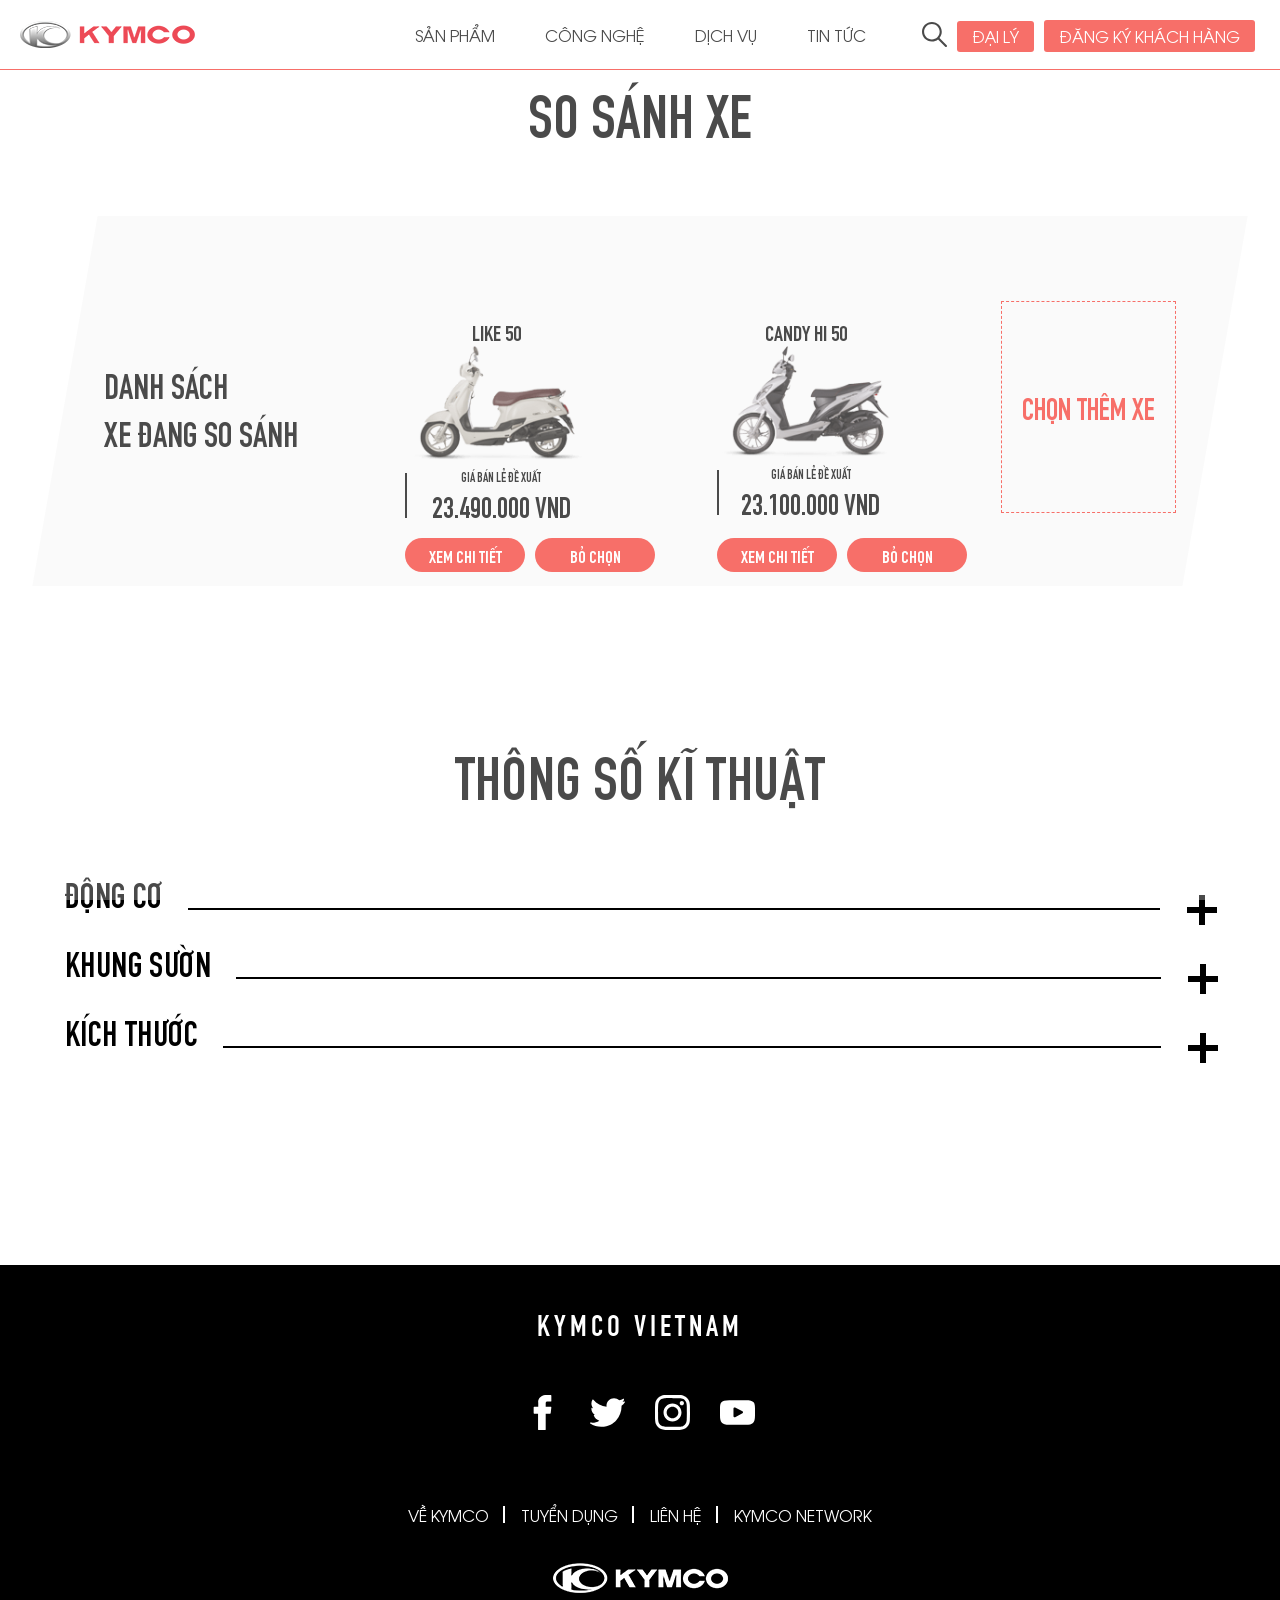
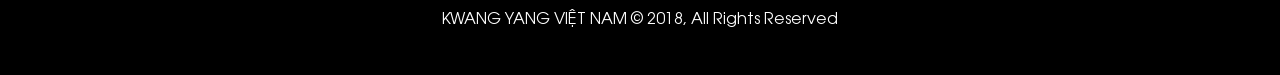
<file: productCompare.html>
<!DOCTYPE html>
<html>

<head>
    <meta charset="UTF-8" />
    <meta name="viewport" content="width=device-width, initial-scale=1.0, maximum-scale=1.0, user-scalable=0" />
    <meta http-equiv="X-UA-Compatible" content="IE=edge,chrome=1" />
    <title>So Sánh</title>
    <link rel="icon" href="img/icon/icon-ico.ico">
    <meta name="title" content="" />
    <meta name="description" content="" />

    <!-- meta facebook -->
    <meta property="og:locale" content="vi" />
    <meta property="og:type" content="article" />
    <meta property="og:title" content="Kymco Viêt Nam | xe tay ga 50cc chất lượng cao chính hãng" />
    <meta property="og:description" content="" />
    <meta property="og:url" content="" />
    <meta property="og:site_name" content="" />
    <meta property="og:image" content="https://logodix.com/logo/498367.jpg" />

    <link rel="stylesheet" href="dest/style.min.css">
    <link rel="stylesheet" href="dest/fonts.css">
    <link rel="stylesheet" href="dest/stylelibs.min.css">
</head>

<body class="productComparepage">

    <div class="loading">
        <span class="loader"></span>
    </div>

    <header>
        <div class="container-fluid">
            <a class="logo" href="./">
                <img src="img/icon/logo.png" alt="">
            </a>
            <div class="menu">
                <ul>
                    <li><a href="product.html">sản phẩm</a></li>
                    <li><a href="technology.html">công nghệ</a></li>
                    <li><a href="service.html">dịch vụ</a>
                        <div class="sub_menu">
                            <ul>
                                <li><a href="search.html">mã qr tra cứu trạm bảo hành</a></li>
                                <li><a href="mantain.html">bảo dưỡng - sửa xe lưu động</a></li>
                                <li><a href="insurance.html">bảo hành - bảo trì</a></li>
                                <li><a href="faq.html">faq</a></li>
                            </ul>
                        </div>
                    </li>
                    <li><a href="news.html">tin tức</a></li>
                </ul>
            </div>
            <div class="search">
                <div class="search__icon item">
                    <img src="img/icon/search.svg" alt="">
                    <div class="search__icon-d">
                        <input type="text" placeholder="Tìm kiếm...">
                    </div>
                </div>
                <div class="search__dealer item">
                    <a href="#">đại lý</a>
                    <div class="sub_menu">
                        <ul>
                            <li><a href="stores.html">Tra cứu đại lý</a></li>
                            <li><a href="registerStores.html">đăng ký mở đại lý</a></li>
                        </ul>
                    </div>
                </div>
                <div class="search__sign item">
                    <a href="register.html">đăng ký khách hàng</a>
                </div>
            </div>
            <div class="hamburger">
                <div class="hamburger__d">
                    <span></span>
                </div>
            </div>
        </div>
        <div class="menuMobile">
            <ul class="ul-wrap">
                <li><a href="product.html">sản phẩm</a></li>
                <li><a href="technology.html">công nghệ</a></li>
                <li>
                    <div class="text">
                        <a href="javascript:void(0)">
                            <span>dịch vụ</span>
                        </a>
                        <ul class="content">
                            <li><a href="">MÃ QR TRA CỨU TRẠM BẢO HÀNH</a></li>
                            <li><a href="">BẢO DƯỠNG - SỬA XE LƯU ĐỘNG</a></li>
                            <li><a href="">BẢO HÀNH - BẢO TRÌ</a></li>
                            <li><a href="">FAQ</a></li>
                        </ul>
                    </div>
                </li>
                <li><a href="news.html">tin tức</a></li>
                <li>
                    <div class="text">
                        <a href="javascript:void(0)">
                            <span>Đại lý</span>
                        </a>
                        <ul class="content">
                            <li><a href="stores.html">tra cứu đại lý</a></li>
                            <li><a href="registerStores.html">đăng ký mở đại lý</a></li>
                        </ul>
                    </div>
                </li>
                <li><a href="register.html">đăng ký khách hàng</a></li>
            </ul>
        </div>
    </header>

    <main>

        <section class="compare">
            <div class="container">
                <div class="titleH2">
                    <h2>so sánh xe</h2>
                </div>
                <div class="compare__content">
                    <div class="compare__content-text item">
                        <p>danh sách <br> xe đang so sánh</p>
                    </div>
                    <div class="sliderSmall item">
                        <div class="sliderSmall__item">
                            <div class="box">
                                <div class="sliderSmall__item-d left">
                                    <h4>like 50</h4>
                                    <div class="img">
                                        <img src="img/product/motobike-1.png" alt="">
                                    </div>
                                    <div class="price">
                                        <p>giá bán lẻ đề xuất</p>
                                        <span>23.490.000 VND</span>
                                    </div>
                                    <div class="button">
                                        <div class="button__d">
                                            <a class="button__d-item detail" href="productDetail.html">
                                                <span>xem chi tiết</span>
                                            </a>
                                            <div class="button__d-item sosanh-js dele-js">
                                                <span>bỏ chọn</span>
                                            </div>
                                        </div>
                                    </div>
                                </div>
                                <div class="sliderSmall__item-d">
                                    <h4>Candy hi 50</h4>
                                    <div class="img">
                                        <img src="img/product/motobike-2.png" alt="">
                                    </div>
                                    <div class="price">
                                        <p>giá bán lẻ đề xuất</p>
                                        <span>23.100.000 VND</span>
                                    </div>
                                    <div class="button">
                                        <div class="button__d">
                                            <a class="button__d-item detail" href="productDetail.html">
                                                <span>xem chi tiết</span>
                                            </a>
                                            <div class="button__d-item sosanh-js dele-js">
                                                <span>bỏ chọn</span>
                                            </div>
                                        </div>
                                    </div>
                                </div>
                            </div>
                        </div>
                    </div>
                    <div class="compare__content-more item">
                        <li><a href="product.html">chọn thêm xe</a></li>
                    </div>
                </div>
            </div>
        </section>



        <section class="motoDetail">
            <div class="container">
                <div class="motoDetail__d">
                    <div class="motoDetail__d-accodion titleH2">
                        <h2>thông số kĩ thuật</h2>
                        <div class="tab">
                            <div class="tab__item">
                                <div class="head">
                                    <div class="text">
                                        <h4>động cơ</h4>
                                    </div>
                                    <div class="line"></div>
                                    <div class="plus"></div>
                                </div>
                                <div class="content">
                                    <ul>
                                        <li>Dung tích xi lanh</li>
                                        <li>49.5 cm3</li>
                                    </ul>
                                    <ul>
                                        <li>Nhiên liệu</li>
                                        <li>Xăng</li>
                                    </ul>
                                    <ul>
                                        <li>Công suất cực đại</li>
                                        <li>1.8/7500(kw/vòng/phút)</li>
                                    </ul>
                                    <ul>
                                        <li>Momen xoắn cực đại</li>
                                        <li>2.8/5500(Nm/vòng/phút)</li>
                                    </ul>
                                </div>
                            </div>
                            <div class="tab__item">
                                <div class="head">
                                    <div class="text">
                                        <h4>khung sườn</h4>
                                    </div>
                                    <div class="line"></div>
                                    <div class="plus"></div>
                                </div>
                                <div class="content">
                                    <ul>
                                        <li>Dung tích xi lanh</li>
                                        <li>49.5 cm3</li>
                                    </ul>
                                    <ul>
                                        <li>Nhiên liệu</li>
                                        <li>Xăng</li>
                                    </ul>
                                    <ul>
                                        <li>Công suất cực đại</li>
                                        <li>1.8/7500(kw/vòng/phút)</li>
                                    </ul>
                                    <ul>
                                        <li>Momen xoắn cực đại</li>
                                        <li>2.8/5500(Nm/vòng/phút)</li>
                                    </ul>
                                </div>
                            </div>
                            <div class="tab__item">
                                <div class="head">
                                    <div class="text">
                                        <h4>kích thước</h4>
                                    </div>
                                    <div class="line"></div>
                                    <div class="plus"></div>
                                </div>
                                <div class="content">
                                    <ul>
                                        <li>Dung tích xi lanh</li>
                                        <li>49.5 cm3</li>
                                    </ul>
                                    <ul>
                                        <li>Nhiên liệu</li>
                                        <li>Xăng</li>
                                    </ul>
                                    <ul>
                                        <li>Công suất cực đại</li>
                                        <li>1.8/7500(kw/vòng/phút)</li>
                                    </ul>
                                    <ul>
                                        <li>Momen xoắn cực đại</li>
                                        <li>2.8/5500(Nm/vòng/phút)</li>
                                    </ul>
                                </div>
                            </div>
                        </div>
                    </div>
                </div>
            </div>
        </section>
    </main>

    <div class="backtoTop">
        <img src="img/icon/backtoTop.svg" alt="">
    </div>
    <footer>
        <div class="footer">
            <div class="container">
                <div class="footer__title">
                    <p>kymco vietnam</p>
                </div>
                <div class="footer__logo">
                    <ul>
                        <li>
                            <svg class="fb" version="1.1" id="Layer_1" xmlns="http://www.w3.org/2000/svg"
                                xmlns:xlink="http://www.w3.org/1999/xlink" x="0px" y="0px" viewBox="0 0 310 310"
                                style="enable-background:new 0 0 310 310;" xml:space="preserve">
                                <g id="XMLID_834_">
                                    <path id="XMLID_835_" d="M81.703,165.106h33.981V305c0,2.762,2.238,5,5,5h57.616c2.762,0,5-2.238,5-5V165.765h39.064
            c2.54,0,4.677-1.906,4.967-4.429l5.933-51.502c0.163-1.417-0.286-2.836-1.234-3.899c-0.949-1.064-2.307-1.673-3.732-1.673h-44.996
            V71.978c0-9.732,5.24-14.667,15.576-14.667c1.473,0,29.42,0,29.42,0c2.762,0,5-2.239,5-5V5.037c0-2.762-2.238-5-5-5h-40.545
            C187.467,0.023,186.832,0,185.896,0c-7.035,0-31.488,1.381-50.804,19.151c-21.402,19.692-18.427,43.27-17.716,47.358v37.752H81.703
            c-2.762,0-5,2.238-5,5v50.844C76.703,162.867,78.941,165.106,81.703,165.106z" />
                                </g>
                                <g>
                                </g>
                                <g>
                                </g>
                                <g>
                                </g>
                                <g>
                                </g>
                                <g>
                                </g>
                                <g>
                                </g>
                                <g>
                                </g>
                                <g>
                                </g>
                                <g>
                                </g>
                                <g>
                                </g>
                                <g>
                                </g>
                                <g>
                                </g>
                                <g>
                                </g>
                                <g>
                                </g>
                                <g>
                                </g>
                            </svg>
                        </li>
                        <li>
                            <svg class="twitter" version="1.1" id="Layer_1" xmlns="http://www.w3.org/2000/svg"
                                xmlns:xlink="http://www.w3.org/1999/xlink" x="0px" y="0px" viewBox="0 0 310 310"
                                style="enable-background:new 0 0 310 310;" xml:space="preserve">
                                <g id="XMLID_826_">
                                    <path id="XMLID_827_" d="M302.973,57.388c-4.87,2.16-9.877,3.983-14.993,5.463c6.057-6.85,10.675-14.91,13.494-23.73
                               c0.632-1.977-0.023-4.141-1.648-5.434c-1.623-1.294-3.878-1.449-5.665-0.39c-10.865,6.444-22.587,11.075-34.878,13.783
                               c-12.381-12.098-29.197-18.983-46.581-18.983c-36.695,0-66.549,29.853-66.549,66.547c0,2.89,0.183,5.764,0.545,8.598
                               C101.163,99.244,58.83,76.863,29.76,41.204c-1.036-1.271-2.632-1.956-4.266-1.825c-1.635,0.128-3.104,1.05-3.93,2.467
                               c-5.896,10.117-9.013,21.688-9.013,33.461c0,16.035,5.725,31.249,15.838,43.137c-3.075-1.065-6.059-2.396-8.907-3.977
                               c-1.529-0.851-3.395-0.838-4.914,0.033c-1.52,0.871-2.473,2.473-2.513,4.224c-0.007,0.295-0.007,0.59-0.007,0.889
                               c0,23.935,12.882,45.484,32.577,57.229c-1.692-0.169-3.383-0.414-5.063-0.735c-1.732-0.331-3.513,0.276-4.681,1.597
                               c-1.17,1.32-1.557,3.16-1.018,4.84c7.29,22.76,26.059,39.501,48.749,44.605c-18.819,11.787-40.34,17.961-62.932,17.961
                               c-4.714,0-9.455-0.277-14.095-0.826c-2.305-0.274-4.509,1.087-5.294,3.279c-0.785,2.193,0.047,4.638,2.008,5.895
                               c29.023,18.609,62.582,28.445,97.047,28.445c67.754,0,110.139-31.95,133.764-58.753c29.46-33.421,46.356-77.658,46.356-121.367
                               c0-1.826-0.028-3.67-0.084-5.508c11.623-8.757,21.63-19.355,29.773-31.536c1.237-1.85,1.103-4.295-0.33-5.998
                               C307.394,57.037,305.009,56.486,302.973,57.388z" />
                                </g>
                                <g>
                                </g>
                                <g>
                                </g>
                                <g>
                                </g>
                                <g>
                                </g>
                                <g>
                                </g>
                                <g>
                                </g>
                                <g>
                                </g>
                                <g>
                                </g>
                                <g>
                                </g>
                                <g>
                                </g>
                                <g>
                                </g>
                                <g>
                                </g>
                                <g>
                                </g>
                                <g>
                                </g>
                                <g>
                                </g>
                            </svg>
                        </li>
                        <li>
                            <svg class="ins" width="32px" height="32px" viewBox="0 0 32 32"
                                xmlns="http://www.w3.org/2000/svg">
                                <path
                                    d="M16 0c-4.349 0-4.891 0.021-6.593 0.093-1.709 0.084-2.865 0.349-3.885 0.745-1.052 0.412-1.948 0.959-2.833 1.849-0.891 0.885-1.443 1.781-1.849 2.833-0.396 1.020-0.661 2.176-0.745 3.885-0.077 1.703-0.093 2.244-0.093 6.593s0.021 4.891 0.093 6.593c0.084 1.704 0.349 2.865 0.745 3.885 0.412 1.052 0.959 1.948 1.849 2.833 0.885 0.891 1.781 1.443 2.833 1.849 1.020 0.391 2.181 0.661 3.885 0.745 1.703 0.077 2.244 0.093 6.593 0.093s4.891-0.021 6.593-0.093c1.704-0.084 2.865-0.355 3.885-0.745 1.052-0.412 1.948-0.959 2.833-1.849 0.891-0.885 1.443-1.776 1.849-2.833 0.391-1.020 0.661-2.181 0.745-3.885 0.077-1.703 0.093-2.244 0.093-6.593s-0.021-4.891-0.093-6.593c-0.084-1.704-0.355-2.871-0.745-3.885-0.412-1.052-0.959-1.948-1.849-2.833-0.885-0.891-1.776-1.443-2.833-1.849-1.020-0.396-2.181-0.661-3.885-0.745-1.703-0.077-2.244-0.093-6.593-0.093zM16 2.88c4.271 0 4.781 0.021 6.469 0.093 1.557 0.073 2.405 0.333 2.968 0.553 0.751 0.291 1.276 0.635 1.844 1.197 0.557 0.557 0.901 1.088 1.192 1.839 0.22 0.563 0.48 1.411 0.553 2.968 0.072 1.688 0.093 2.199 0.093 6.469s-0.021 4.781-0.099 6.469c-0.084 1.557-0.344 2.405-0.563 2.968-0.303 0.751-0.641 1.276-1.199 1.844-0.563 0.557-1.099 0.901-1.844 1.192-0.556 0.22-1.416 0.48-2.979 0.553-1.697 0.072-2.197 0.093-6.479 0.093s-4.781-0.021-6.48-0.099c-1.557-0.084-2.416-0.344-2.979-0.563-0.76-0.303-1.281-0.641-1.839-1.199-0.563-0.563-0.921-1.099-1.197-1.844-0.224-0.556-0.48-1.416-0.563-2.979-0.057-1.677-0.084-2.197-0.084-6.459 0-4.26 0.027-4.781 0.084-6.479 0.083-1.563 0.339-2.421 0.563-2.979 0.276-0.761 0.635-1.281 1.197-1.844 0.557-0.557 1.079-0.917 1.839-1.199 0.563-0.219 1.401-0.479 2.964-0.557 1.697-0.061 2.197-0.083 6.473-0.083zM16 7.787c-4.541 0-8.213 3.677-8.213 8.213 0 4.541 3.677 8.213 8.213 8.213 4.541 0 8.213-3.677 8.213-8.213 0-4.541-3.677-8.213-8.213-8.213zM16 21.333c-2.948 0-5.333-2.385-5.333-5.333s2.385-5.333 5.333-5.333c2.948 0 5.333 2.385 5.333 5.333s-2.385 5.333-5.333 5.333zM26.464 7.459c0 1.063-0.865 1.921-1.923 1.921-1.063 0-1.921-0.859-1.921-1.921 0-1.057 0.864-1.917 1.921-1.917s1.923 0.86 1.923 1.917z" />
                            </svg>
                        </li>
                        <li>
                            <svg class="youtube" version="1.1" id="Layer_1" xmlns="http://www.w3.org/2000/svg"
                                xmlns:xlink="http://www.w3.org/1999/xlink" x="0px" y="0px" viewBox="0 0 310 310"
                                style="enable-background:new 0 0 310 310;" xml:space="preserve">
                                <g id="XMLID_822_">
                                    <path id="XMLID_823_" d="M297.917,64.645c-11.19-13.302-31.85-18.728-71.306-18.728H83.386c-40.359,0-61.369,5.776-72.517,19.938
            C0,79.663,0,100.008,0,128.166v53.669c0,54.551,12.896,82.248,83.386,82.248h143.226c34.216,0,53.176-4.788,65.442-16.527
            C304.633,235.518,310,215.863,310,181.835v-53.669C310,98.471,309.159,78.006,297.917,64.645z M199.021,162.41l-65.038,33.991
            c-1.454,0.76-3.044,1.137-4.632,1.137c-1.798,0-3.592-0.484-5.181-1.446c-2.992-1.813-4.819-5.056-4.819-8.554v-67.764
            c0-3.492,1.822-6.732,4.808-8.546c2.987-1.814,6.702-1.938,9.801-0.328l65.038,33.772c3.309,1.718,5.387,5.134,5.392,8.861
            C204.394,157.263,202.325,160.684,199.021,162.41z" />
                                </g>
                                <g>
                                </g>
                                <g>
                                </g>
                                <g>
                                </g>
                                <g>
                                </g>
                                <g>
                                </g>
                                <g>
                                </g>
                                <g>
                                </g>
                                <g>
                                </g>
                                <g>
                                </g>
                                <g>
                                </g>
                                <g>
                                </g>
                                <g>
                                </g>
                                <g>
                                </g>
                                <g>
                                </g>
                                <g>
                                </g>
                            </svg>
                        </li>
                    </ul>
                </div>
                <div class="footer__text">
                    <ul>
                        <li class="line"><a href="">về kymco</a></li>
                        <li class="line"><a href="recruitment.html">tuyển dụng</a></li>
                        <li class="line"><a href="contact.html">liên hệ</a></li>
                        <li class="li1"><a href="">kymco network</a></li>
                    </ul>
                    <img src="img/icon/logo-footer.png" alt="">
                    <p>KWANG YANG VIỆT NAM © 2018, All Rights Reserved</p>
                </div>
            </div>
        </div>
    </footer>





    <script src="dest/jsmain.min.js"></script>
    <script src="dest/main.js"></script>

</body>

</html>
</file>
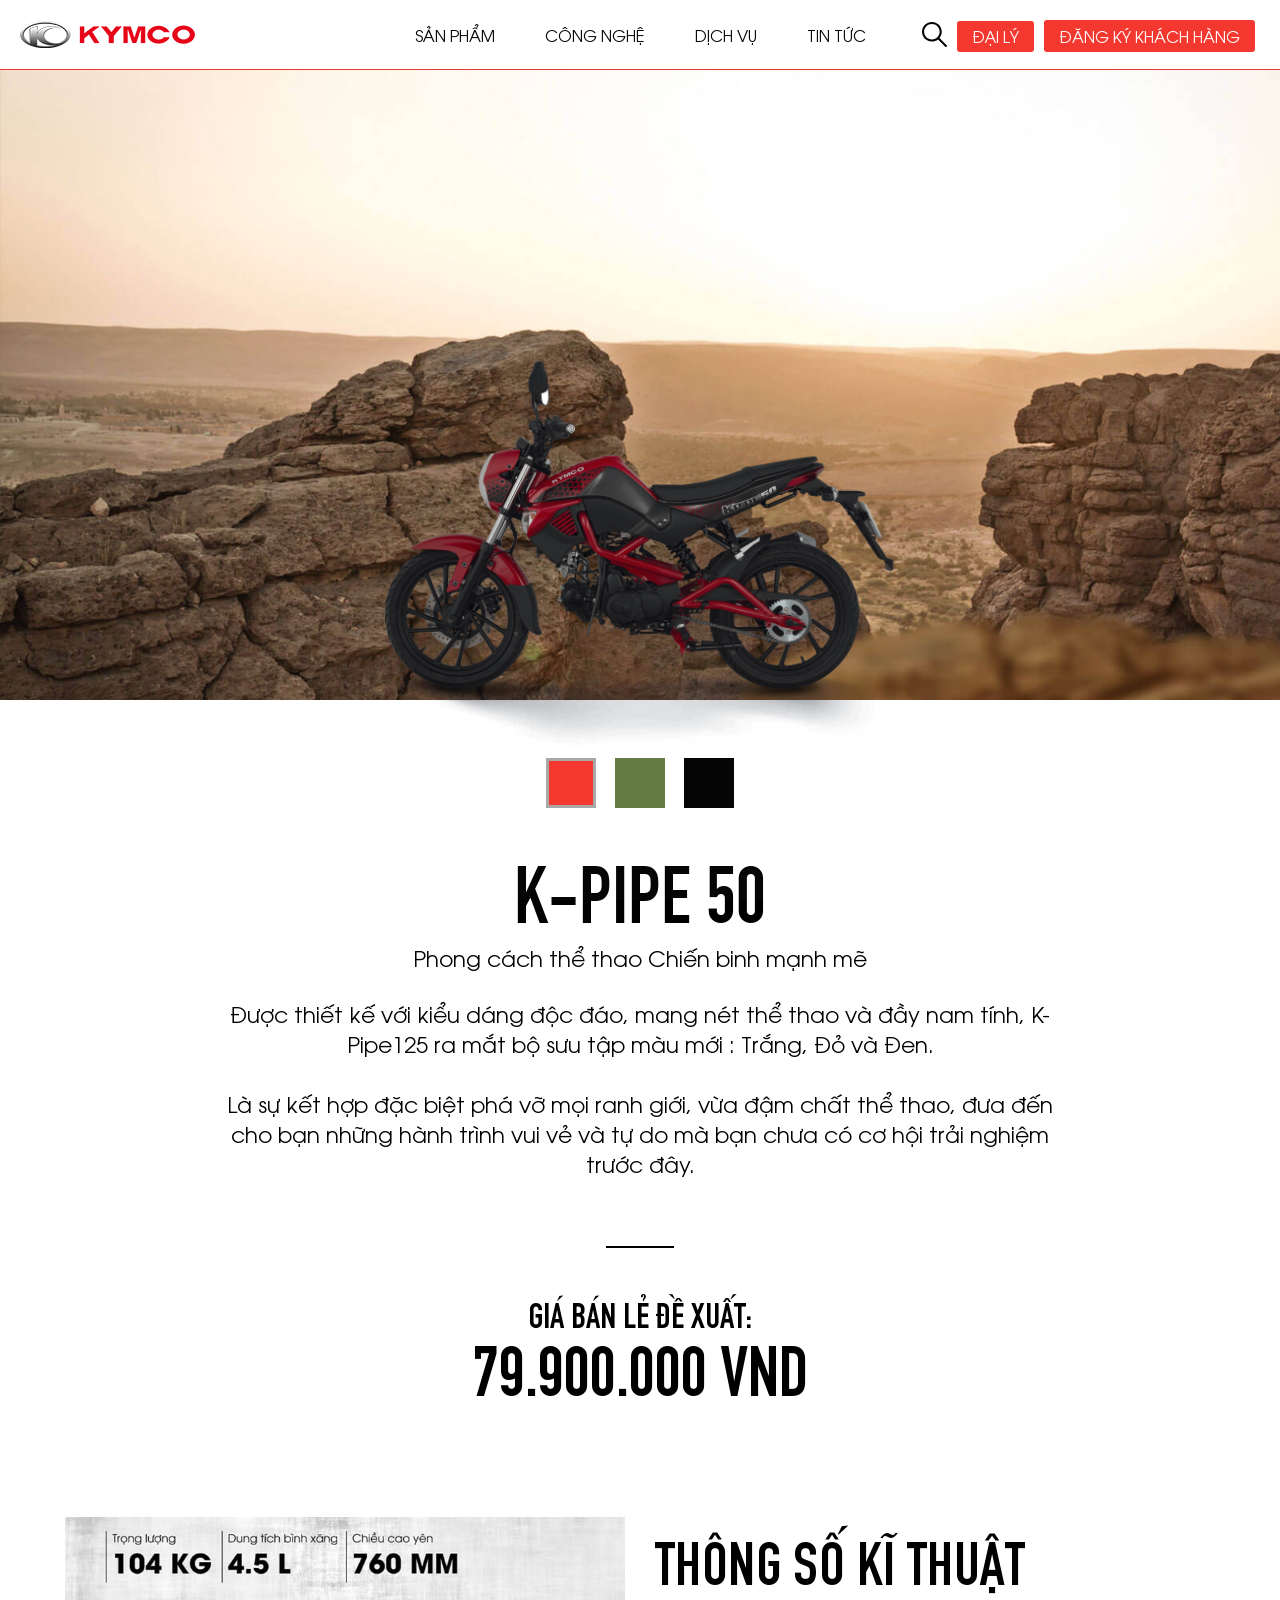
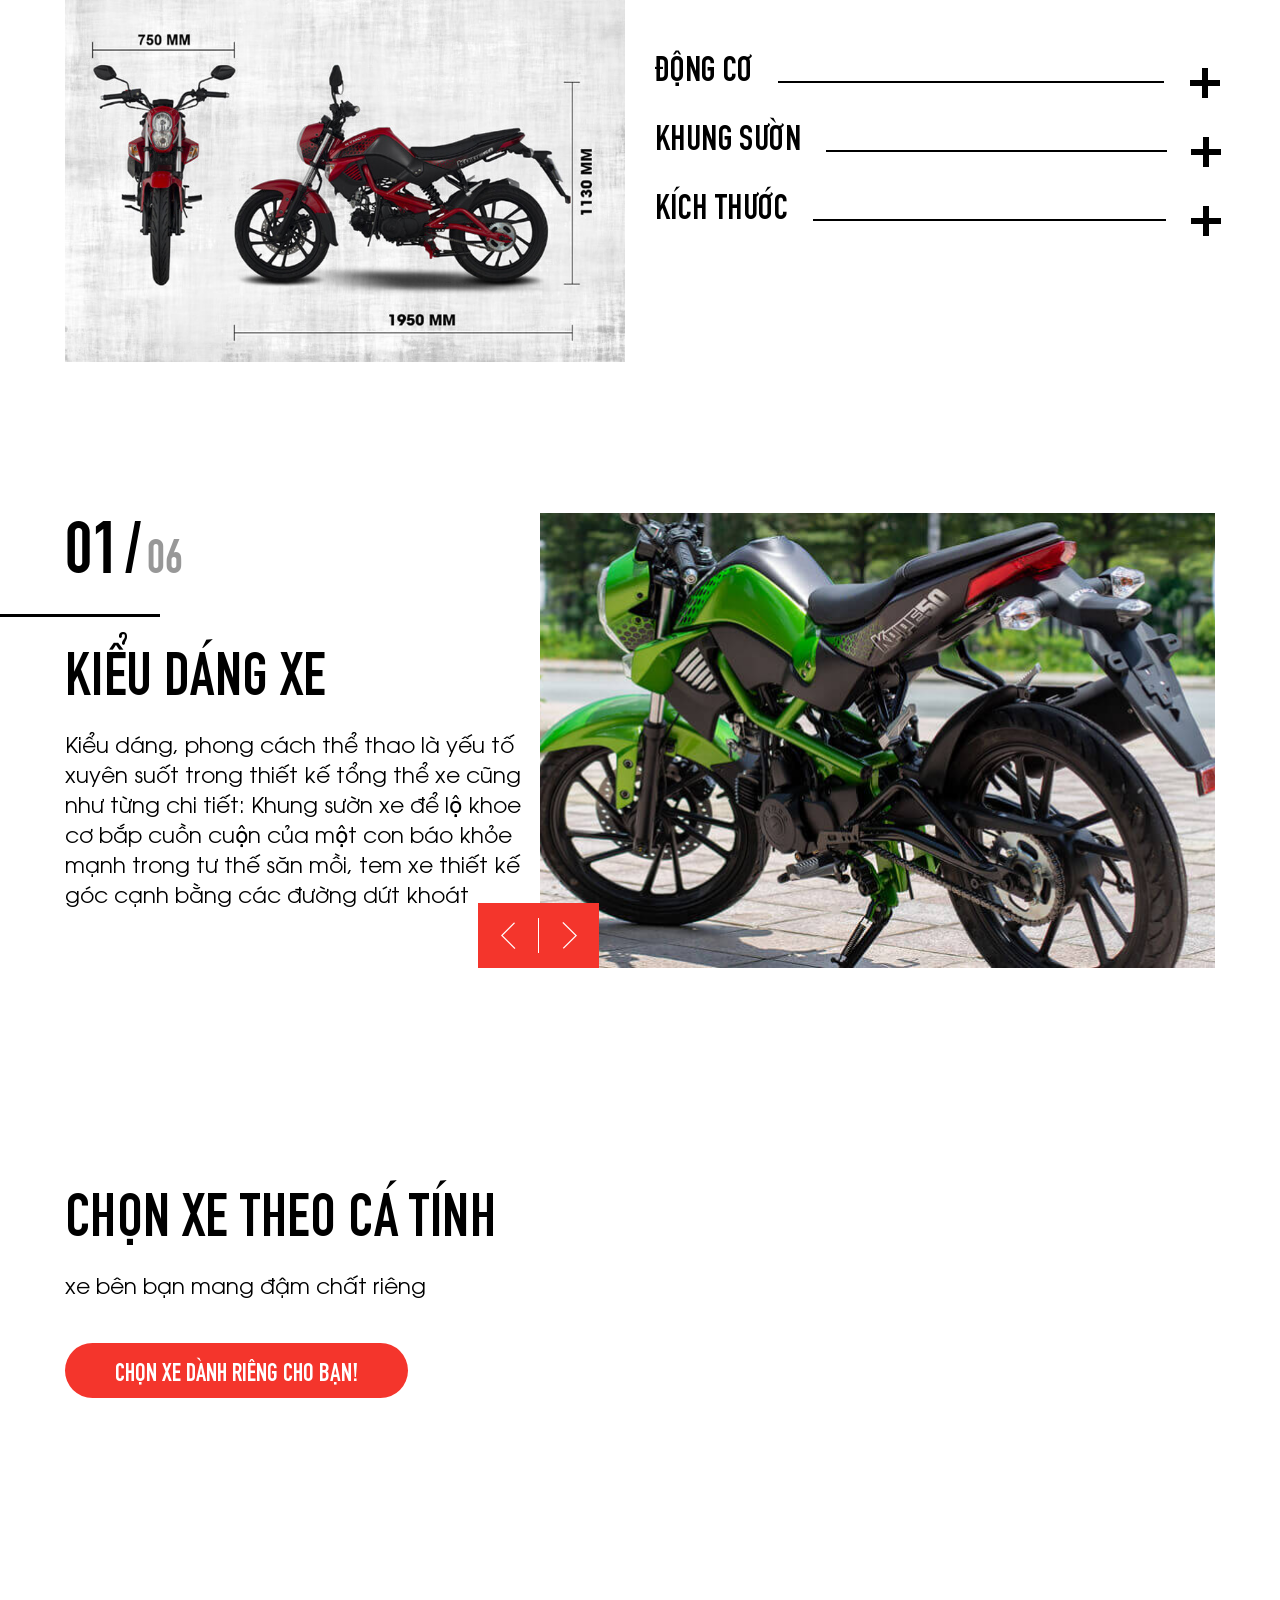
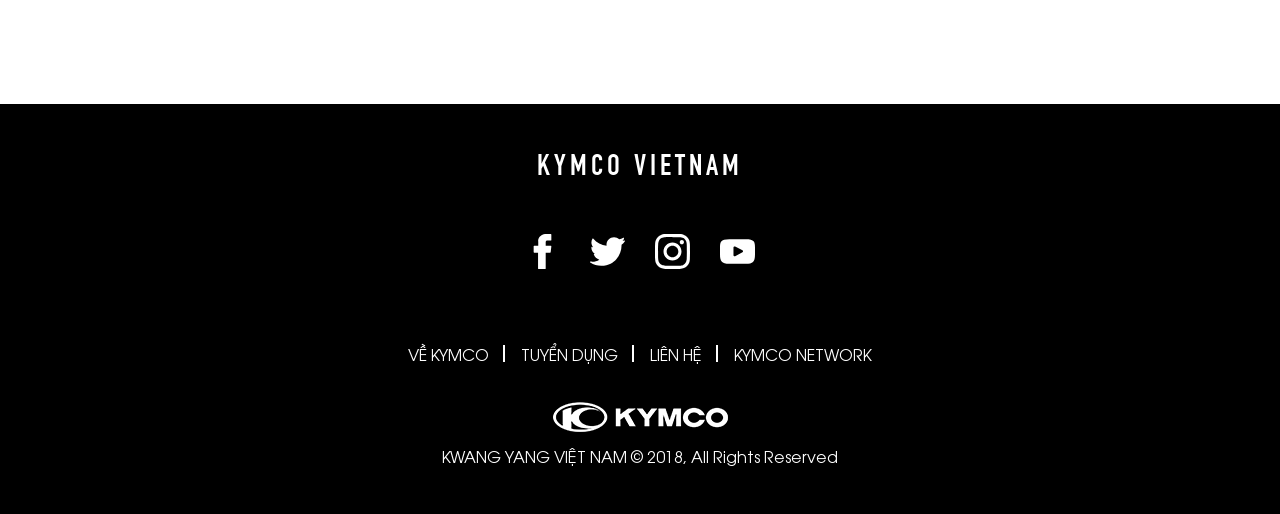
<file: productDetail.html>
<!DOCTYPE html>
<html>

<head>
    <meta charset="UTF-8" />
    <meta name="viewport" content="width=device-width, initial-scale=1.0, maximum-scale=1.0, user-scalable=0" />
    <meta http-equiv="X-UA-Compatible" content="IE=edge,chrome=1" />
    <title>Sản Phẩm Chi Tiết</title>
    <link rel="icon" href="img/icon/icon-ico.ico">
    <meta name="title" content="" />
    <meta name="description" content="" />

    <!-- meta facebook -->
    <meta property="og:locale" content="vi" />
    <meta property="og:type" content="article" />
    <meta property="og:title" content="Kymco Viêt Nam | xe tay ga 50cc chất lượng cao chính hãng" />
    <meta property="og:description" content="" />
    <meta property="og:url" content="" />
    <meta property="og:site_name" content="" />
    <meta property="og:image" content="https://logodix.com/logo/498367.jpg" />

    <link rel="stylesheet" href="dest/style.min.css">
    <link rel="stylesheet" href="dest/fonts.css">
    <link rel="stylesheet" href="dest/stylelibs.min.css">
</head>


<body class="productDetailpage">

    <div class="loading">
        <span class="loader"></span>
    </div>


    <header>
        <div class="container-fluid">
            <a class="logo" href="./">
                <img src="img/icon/logo.png" alt="">
            </a>
            <div class="menu">
                <ul>
                    <li><a href="product.html">sản phẩm</a></li>
                    <li><a href="technology.html">công nghệ</a></li>
                    <li><a href="service.html">dịch vụ</a>
                        <div class="sub_menu">
                            <ul>
                                <li><a href="search.html">mã qr tra cứu trạm bảo hành</a></li>
                                <li><a href="mantain.html">bảo dưỡng - sửa xe lưu động</a></li>
                                <li><a href="insurance.html">bảo hành - bảo trì</a></li>
                                <li><a href="faq.html">faq</a></li>
                            </ul>
                        </div>
                    </li>
                    <li><a href="news.html">tin tức</a></li>
                </ul>
            </div>
            <div class="search">
                <div class="search__icon item">
                    <img src="img/icon/search.svg" alt="">
                    <div class="search__icon-d">
                        <input type="text" placeholder="Tìm kiếm...">
                    </div>
                </div>
                <div class="search__dealer item">
                    <a href="#">đại lý</a>
                    <div class="sub_menu">
                        <ul>
                            <li><a href="stores.html">Tra cứu đại lý</a></li>
                            <li><a href="registerStores.html">đăng ký mở đại lý</a></li>
                        </ul>
                    </div>
                </div>
                <div class="search__sign item">
                    <a href="register.html">đăng ký khách hàng</a>
                </div>
            </div>
            <div class="hamburger">
                <div class="hamburger__d">
                    <span></span>
                </div>
            </div>
        </div>
        <div class="menuMobile">
            <ul class="ul-wrap">
                <li><a href="product.html">sản phẩm</a></li>
                <li><a href="technology.html">công nghệ</a></li>
                <li>
                    <div class="text">
                        <a href="javascript:void(0)">
                            <span>dịch vụ</span>
                        </a>
                        <ul class="content">
                            <li><a href="">MÃ QR TRA CỨU TRẠM BẢO HÀNH</a></li>
                            <li><a href="">BẢO DƯỠNG - SỬA XE LƯU ĐỘNG</a></li>
                            <li><a href="">BẢO HÀNH - BẢO TRÌ</a></li>
                            <li><a href="">FAQ</a></li>
                        </ul>
                    </div>
                </li>
                <li><a href="news.html">tin tức</a></li>
                <li>
                    <div class="text">
                        <a href="javascript:void(0)">
                            <span>Đại lý</span>
                        </a>
                        <ul class="content">
                            <li><a href="stores.html">tra cứu đại lý</a></li>
                            <li><a href="registerStores.html">đăng ký mở đại lý</a></li>
                        </ul>
                    </div>
                </li>
                <li><a href="register.html">đăng ký khách hàng</a></li>
            </ul>
        </div>
    </header>

    <main>
        <section class="banner">
            <div class="banner__moto">
                <img src="img/productDetail/motoBanner-1.png" alt="" class="active">
                <img src="img/productDetail/motoBanner-2.png" alt="" class="--abs">
                <img src="img/productDetail/motoBanner-3.png" alt="" class="--abs">
            </div>
        </section>


        <div class="container">
            <div class="changColor">
                <ul>
                    <li class="--red active"></li>
                    <li class="--green"></li>
                    <li class="--black"></li>
                </ul>
            </div>
        </div>


        <section class="title">
            <h1>K-pipe 50</h1>
            <p>Phong cách thể thao Chiến binh mạnh mẽ</p>
            <div class="title__desc">
                <p>
                    Được thiết kế với kiểu dáng độc đáo, mang nét thể thao và đầy nam tính, K-Pipe125 ra mắt bộ sưu tập
                    màu mới : Trắng, Đỏ và Đen.
                </p>
                <p>Là sự kết hợp đặc biệt phá vỡ mọi ranh giới, vừa đậm chất thể thao, đưa đến cho bạn những hành trình
                    vui vẻ và tự do mà bạn chưa có cơ hội trải nghiệm trước đây.
                </p>
            </div>
        </section>

        <section class="motoDetail">
            <div class="container">
                <div class="motoDetail__price">
                    <div class="motoDetail__price-text">
                        <p>Giá bán lẻ đề xuất:</p>
                        <span class="number">79.900.000 VND</span>
                    </div>
                </div>
                <div class="motoDetail__d row">
                    <div class="motoDetail__d-img col-sm-12 col-xs-12 col-md-6">
                        <img src="./img/productDetail/motodetail-img.jpg" alt="">
                    </div>
                    <div class="motoDetail__d-accodion col-sm-12 col-xs-12 col-md-6 titleH2">
                        <h2>thông số kĩ thuật</h2>
                        <div class="tab">
                            <div class="tab__item">
                                <div class="head">
                                    <div class="text">
                                        <h4>động cơ</h4>
                                    </div>
                                    <div class="line"></div>
                                    <div class="plus"></div>
                                </div>
                                <div class="content">
                                    <ul>
                                        <li>Dung tích xi lanh</li>
                                        <li>49.5 cm3</li>
                                    </ul>
                                    <ul>
                                        <li>Nhiên liệu</li>
                                        <li>Xăng</li>
                                    </ul>
                                    <ul>
                                        <li>Công suất cực đại</li>
                                        <li>1.8/7500(kw/vòng/phút)</li>
                                    </ul>
                                    <ul>
                                        <li>Momen xoắn cực đại</li>
                                        <li>2.8/5500(Nm/vòng/phút)</li>
                                    </ul>
                                </div>
                            </div>
                            <div class="tab__item">
                                <div class="head">
                                    <div class="text">
                                        <h4>khung sườn</h4>
                                    </div>
                                    <div class="line"></div>
                                    <div class="plus"></div>
                                </div>
                                <div class="content">
                                    <ul>
                                        <li>Dung tích xi lanh</li>
                                        <li>49.5 cm3</li>
                                    </ul>
                                    <ul>
                                        <li>Nhiên liệu</li>
                                        <li>Xăng</li>
                                    </ul>
                                    <ul>
                                        <li>Công suất cực đại</li>
                                        <li>1.8/7500(kw/vòng/phút)</li>
                                    </ul>
                                    <ul>
                                        <li>Momen xoắn cực đại</li>
                                        <li>2.8/5500(Nm/vòng/phút)</li>
                                    </ul>
                                </div>
                            </div>
                            <div class="tab__item">
                                <div class="head">
                                    <div class="text">
                                        <h4>kích thước</h4>
                                    </div>
                                    <div class="line"></div>
                                    <div class="plus"></div>
                                </div>
                                <div class="content">
                                    <ul>
                                        <li>Dung tích xi lanh</li>
                                        <li>49.5 cm3</li>
                                    </ul>
                                    <ul>
                                        <li>Nhiên liệu</li>
                                        <li>Xăng</li>
                                    </ul>
                                    <ul>
                                        <li>Công suất cực đại</li>
                                        <li>1.8/7500(kw/vòng/phút)</li>
                                    </ul>
                                    <ul>
                                        <li>Momen xoắn cực đại</li>
                                        <li>2.8/5500(Nm/vòng/phút)</li>
                                    </ul>
                                </div>
                            </div>
                        </div>
                    </div>
                </div>
            </div>
        </section>

        <section class="kymco">
            <div class="container">
                <div class="kymco__content">
                    <div class="kymco__content-paging">
                        <span class="number number_page">01</span>
                        <span class="number">/</span>
                        <span>06</span>
                    </div>
                    <div class="kymco__content-item titleH2 --abs active">
                        <div class="line"></div>
                        <h2>KIỂU DÁNG XE
                        </h2>
                        <p>Kiểu dáng, phong cách thể thao là yếu tố xuyên suốt trong thiết kế tổng thể xe
                            cũng như từng chi tiết: Khung sườn xe để lộ khoe cơ bắp cuồn cuộn của một con
                            báo khỏe mạnh trong tư thế săn mồi, tem xe thiết kế góc cạnh bằng các đường dứt
                            khoát
                        </p>
                    </div>
                    <div class="kymco__content-item titleH2 --abs">
                        <div class="line"></div>
                        <h2>KHUNG SƯỜN MẠNH MẼ
                        </h2>
                        <p>K-PIPE 50 nổi bật với bộ khung sườn mắt cáo dạng ống kéo dài tạo cảm giác nối liền với phần
                            gắp sau, mang đến phong cách thể thao đầy trẻ trung và năng động
                        </p>
                    </div>
                    <div class="kymco__content-item titleH2 --abs">
                        <div class="line"></div>
                        <h2>ĐÈN ĐÔI THỂ THAO
                        </h2>
                        <p>Gây ấn tượng mạnh mẽ cá tính với cụm đèn pha kép cỡ lớn được bao bọc bởi đường viền nhựa. Mỗi
                            tầng đèn sử dụng bóng Halogen riêng biệt cho các chế độ Pha - Cos.
                        </p>
                    </div>
                    <div class="kymco__content-item titleH2 --abs">
                        <div class="line"></div>
                        <h2>MẶT ĐỒNG HỒ LCD
                        </h2>
                        <p>K-PIPE 50cc được trang bị đồng hồ với màn hình LCD cỡ nhỏ hiển thị đầy đủ thông tin như đèn
                            báo, thông số nhiên liêu, tốc độ, vòng tua máy... với kiểu dáng trẻ trung, cá tính. Chìa
                            khoá điện thiết kế ngay sát đồng hồ
                        </p>
                    </div>
                    <div class="kymco__content-item titleH2 --abs">
                        <div class="line"></div>
                        <h2>YÊN XE BỌC DA
                        </h2>
                        <p>Phần yên xe bọc da và được thiết kế dạng hai tầng cao dần về phía sau theo đuôi xe, mang đến
                            chỗ ngồi thoải mái cho hai người
                        </p>
                    </div>
                    <div class="kymco__content-item titleH2">
                        <div class="line"></div>
                        <h2>PHUỘC THỂ THAO MONOSHOCK
                        </h2>
                        <p>Xe được trang bị phuộc Monoshock thể thao với khả năng chống sốc tốt và mang đến vẻ ngoài
                            thêm phong cách cho tổng thể diện mạo xe
                        </p>
                    </div>
                </div>
                <div class="kymco__slide">
                    <div class="kymco__slide-item">
                        <img src="img/productDetail/kieudang.jpg" alt="">
                    </div>
                    <div class="kymco__slide-item">
                        <img src="img/productDetail/KHUNGSUON.jpg" alt="">
                    </div>
                    <div class="kymco__slide-item">
                        <img src="img/productDetail/DENTRUOC.jpg" alt="">
                    </div>
                    <div class="kymco__slide-item">
                        <img src="img/productDetail/MATDONGHO.jpg" alt="">
                    </div>
                    <div class="kymco__slide-item">
                        <img src="img/productDetail/YENXE.jpg" alt="">
                    </div>
                    <div class="kymco__slide-item">
                        <img src="img/productDetail/PHUOCXE.jpg" alt="">
                    </div>
                </div>
                <div class="kymco__button">
                    <div class="button button-prev">
                        <img src="img/icon/arrow-prev-white.png" alt="">
                    </div>
                    <div class="line"></div>
                    <div class="button button-next">
                        <img src="img/icon/arrow-next-white.png" alt="" class="imgNext">
                    </div>
                </div>
            </div>
        </section>

        <section class="background parallax-window" data-parallax="scroll" data-image-src="img/home/background.jpg">
            <div class="container">
                <div class="background__content titleH2">
                    <h2>Chọn xe theo cá tính</h2>
                    <p>xe bên bạn mang đậm chất riêng</p>
                    <a class="btn" href="chooseMoto.html">
                        <span>Chọn xe dành riêng cho bạn!</span>
                    </a>
                </div>
            </div>
        </section>

    </main>

    <div class="backtoTop">
        <img src="img/icon/backtoTop.svg" alt="">
    </div>
    <footer>
        <div class="footer">
            <div class="container">
                <div class="footer__title">
                    <p>kymco vietnam</p>
                </div>
                <div class="footer__logo">
                    <ul>
                        <li>
                            <svg class="fb" version="1.1" id="Layer_1" xmlns="http://www.w3.org/2000/svg"
                                xmlns:xlink="http://www.w3.org/1999/xlink" x="0px" y="0px" viewBox="0 0 310 310"
                                style="enable-background:new 0 0 310 310;" xml:space="preserve">
                                <g id="XMLID_834_">
                                    <path id="XMLID_835_" d="M81.703,165.106h33.981V305c0,2.762,2.238,5,5,5h57.616c2.762,0,5-2.238,5-5V165.765h39.064
            c2.54,0,4.677-1.906,4.967-4.429l5.933-51.502c0.163-1.417-0.286-2.836-1.234-3.899c-0.949-1.064-2.307-1.673-3.732-1.673h-44.996
            V71.978c0-9.732,5.24-14.667,15.576-14.667c1.473,0,29.42,0,29.42,0c2.762,0,5-2.239,5-5V5.037c0-2.762-2.238-5-5-5h-40.545
            C187.467,0.023,186.832,0,185.896,0c-7.035,0-31.488,1.381-50.804,19.151c-21.402,19.692-18.427,43.27-17.716,47.358v37.752H81.703
            c-2.762,0-5,2.238-5,5v50.844C76.703,162.867,78.941,165.106,81.703,165.106z" />
                                </g>
                                <g>
                                </g>
                                <g>
                                </g>
                                <g>
                                </g>
                                <g>
                                </g>
                                <g>
                                </g>
                                <g>
                                </g>
                                <g>
                                </g>
                                <g>
                                </g>
                                <g>
                                </g>
                                <g>
                                </g>
                                <g>
                                </g>
                                <g>
                                </g>
                                <g>
                                </g>
                                <g>
                                </g>
                                <g>
                                </g>
                            </svg>
                        </li>
                        <li>
                            <svg class="twitter" version="1.1" id="Layer_1" xmlns="http://www.w3.org/2000/svg"
                                xmlns:xlink="http://www.w3.org/1999/xlink" x="0px" y="0px" viewBox="0 0 310 310"
                                style="enable-background:new 0 0 310 310;" xml:space="preserve">
                                <g id="XMLID_826_">
                                    <path id="XMLID_827_" d="M302.973,57.388c-4.87,2.16-9.877,3.983-14.993,5.463c6.057-6.85,10.675-14.91,13.494-23.73
                               c0.632-1.977-0.023-4.141-1.648-5.434c-1.623-1.294-3.878-1.449-5.665-0.39c-10.865,6.444-22.587,11.075-34.878,13.783
                               c-12.381-12.098-29.197-18.983-46.581-18.983c-36.695,0-66.549,29.853-66.549,66.547c0,2.89,0.183,5.764,0.545,8.598
                               C101.163,99.244,58.83,76.863,29.76,41.204c-1.036-1.271-2.632-1.956-4.266-1.825c-1.635,0.128-3.104,1.05-3.93,2.467
                               c-5.896,10.117-9.013,21.688-9.013,33.461c0,16.035,5.725,31.249,15.838,43.137c-3.075-1.065-6.059-2.396-8.907-3.977
                               c-1.529-0.851-3.395-0.838-4.914,0.033c-1.52,0.871-2.473,2.473-2.513,4.224c-0.007,0.295-0.007,0.59-0.007,0.889
                               c0,23.935,12.882,45.484,32.577,57.229c-1.692-0.169-3.383-0.414-5.063-0.735c-1.732-0.331-3.513,0.276-4.681,1.597
                               c-1.17,1.32-1.557,3.16-1.018,4.84c7.29,22.76,26.059,39.501,48.749,44.605c-18.819,11.787-40.34,17.961-62.932,17.961
                               c-4.714,0-9.455-0.277-14.095-0.826c-2.305-0.274-4.509,1.087-5.294,3.279c-0.785,2.193,0.047,4.638,2.008,5.895
                               c29.023,18.609,62.582,28.445,97.047,28.445c67.754,0,110.139-31.95,133.764-58.753c29.46-33.421,46.356-77.658,46.356-121.367
                               c0-1.826-0.028-3.67-0.084-5.508c11.623-8.757,21.63-19.355,29.773-31.536c1.237-1.85,1.103-4.295-0.33-5.998
                               C307.394,57.037,305.009,56.486,302.973,57.388z" />
                                </g>
                                <g>
                                </g>
                                <g>
                                </g>
                                <g>
                                </g>
                                <g>
                                </g>
                                <g>
                                </g>
                                <g>
                                </g>
                                <g>
                                </g>
                                <g>
                                </g>
                                <g>
                                </g>
                                <g>
                                </g>
                                <g>
                                </g>
                                <g>
                                </g>
                                <g>
                                </g>
                                <g>
                                </g>
                                <g>
                                </g>
                            </svg>
                        </li>
                        <li>
                            <svg class="ins" width="32px" height="32px" viewBox="0 0 32 32"
                                xmlns="http://www.w3.org/2000/svg">
                                <path
                                    d="M16 0c-4.349 0-4.891 0.021-6.593 0.093-1.709 0.084-2.865 0.349-3.885 0.745-1.052 0.412-1.948 0.959-2.833 1.849-0.891 0.885-1.443 1.781-1.849 2.833-0.396 1.020-0.661 2.176-0.745 3.885-0.077 1.703-0.093 2.244-0.093 6.593s0.021 4.891 0.093 6.593c0.084 1.704 0.349 2.865 0.745 3.885 0.412 1.052 0.959 1.948 1.849 2.833 0.885 0.891 1.781 1.443 2.833 1.849 1.020 0.391 2.181 0.661 3.885 0.745 1.703 0.077 2.244 0.093 6.593 0.093s4.891-0.021 6.593-0.093c1.704-0.084 2.865-0.355 3.885-0.745 1.052-0.412 1.948-0.959 2.833-1.849 0.891-0.885 1.443-1.776 1.849-2.833 0.391-1.020 0.661-2.181 0.745-3.885 0.077-1.703 0.093-2.244 0.093-6.593s-0.021-4.891-0.093-6.593c-0.084-1.704-0.355-2.871-0.745-3.885-0.412-1.052-0.959-1.948-1.849-2.833-0.885-0.891-1.776-1.443-2.833-1.849-1.020-0.396-2.181-0.661-3.885-0.745-1.703-0.077-2.244-0.093-6.593-0.093zM16 2.88c4.271 0 4.781 0.021 6.469 0.093 1.557 0.073 2.405 0.333 2.968 0.553 0.751 0.291 1.276 0.635 1.844 1.197 0.557 0.557 0.901 1.088 1.192 1.839 0.22 0.563 0.48 1.411 0.553 2.968 0.072 1.688 0.093 2.199 0.093 6.469s-0.021 4.781-0.099 6.469c-0.084 1.557-0.344 2.405-0.563 2.968-0.303 0.751-0.641 1.276-1.199 1.844-0.563 0.557-1.099 0.901-1.844 1.192-0.556 0.22-1.416 0.48-2.979 0.553-1.697 0.072-2.197 0.093-6.479 0.093s-4.781-0.021-6.48-0.099c-1.557-0.084-2.416-0.344-2.979-0.563-0.76-0.303-1.281-0.641-1.839-1.199-0.563-0.563-0.921-1.099-1.197-1.844-0.224-0.556-0.48-1.416-0.563-2.979-0.057-1.677-0.084-2.197-0.084-6.459 0-4.26 0.027-4.781 0.084-6.479 0.083-1.563 0.339-2.421 0.563-2.979 0.276-0.761 0.635-1.281 1.197-1.844 0.557-0.557 1.079-0.917 1.839-1.199 0.563-0.219 1.401-0.479 2.964-0.557 1.697-0.061 2.197-0.083 6.473-0.083zM16 7.787c-4.541 0-8.213 3.677-8.213 8.213 0 4.541 3.677 8.213 8.213 8.213 4.541 0 8.213-3.677 8.213-8.213 0-4.541-3.677-8.213-8.213-8.213zM16 21.333c-2.948 0-5.333-2.385-5.333-5.333s2.385-5.333 5.333-5.333c2.948 0 5.333 2.385 5.333 5.333s-2.385 5.333-5.333 5.333zM26.464 7.459c0 1.063-0.865 1.921-1.923 1.921-1.063 0-1.921-0.859-1.921-1.921 0-1.057 0.864-1.917 1.921-1.917s1.923 0.86 1.923 1.917z" />
                            </svg>
                        </li>
                        <li>
                            <svg class="youtube" version="1.1" id="Layer_1" xmlns="http://www.w3.org/2000/svg"
                                xmlns:xlink="http://www.w3.org/1999/xlink" x="0px" y="0px" viewBox="0 0 310 310"
                                style="enable-background:new 0 0 310 310;" xml:space="preserve">
                                <g id="XMLID_822_">
                                    <path id="XMLID_823_" d="M297.917,64.645c-11.19-13.302-31.85-18.728-71.306-18.728H83.386c-40.359,0-61.369,5.776-72.517,19.938
            C0,79.663,0,100.008,0,128.166v53.669c0,54.551,12.896,82.248,83.386,82.248h143.226c34.216,0,53.176-4.788,65.442-16.527
            C304.633,235.518,310,215.863,310,181.835v-53.669C310,98.471,309.159,78.006,297.917,64.645z M199.021,162.41l-65.038,33.991
            c-1.454,0.76-3.044,1.137-4.632,1.137c-1.798,0-3.592-0.484-5.181-1.446c-2.992-1.813-4.819-5.056-4.819-8.554v-67.764
            c0-3.492,1.822-6.732,4.808-8.546c2.987-1.814,6.702-1.938,9.801-0.328l65.038,33.772c3.309,1.718,5.387,5.134,5.392,8.861
            C204.394,157.263,202.325,160.684,199.021,162.41z" />
                                </g>
                                <g>
                                </g>
                                <g>
                                </g>
                                <g>
                                </g>
                                <g>
                                </g>
                                <g>
                                </g>
                                <g>
                                </g>
                                <g>
                                </g>
                                <g>
                                </g>
                                <g>
                                </g>
                                <g>
                                </g>
                                <g>
                                </g>
                                <g>
                                </g>
                                <g>
                                </g>
                                <g>
                                </g>
                                <g>
                                </g>
                            </svg>
                        </li>
                    </ul>
                </div>
                <div class="footer__text">
                    <ul>
                        <li class="line"><a href="">về kymco</a></li>
                        <li class="line"><a href="recruitment.html">tuyển dụng</a></li>
                        <li class="line"><a href="contact.html">liên hệ</a></li>
                        <li class="li1"><a href="">kymco network</a></li>
                    </ul>
                    <img src="img/icon/logo-footer.png" alt="">
                    <p>KWANG YANG VIỆT NAM © 2018, All Rights Reserved</p>
                </div>
            </div>
        </div>
    </footer>





    <script type="text/javascript" src="dest/jsmain.min.js"></script>
    <script type="text/javascript" src="dest/main.js"></script>

</body>

</html>
</file>
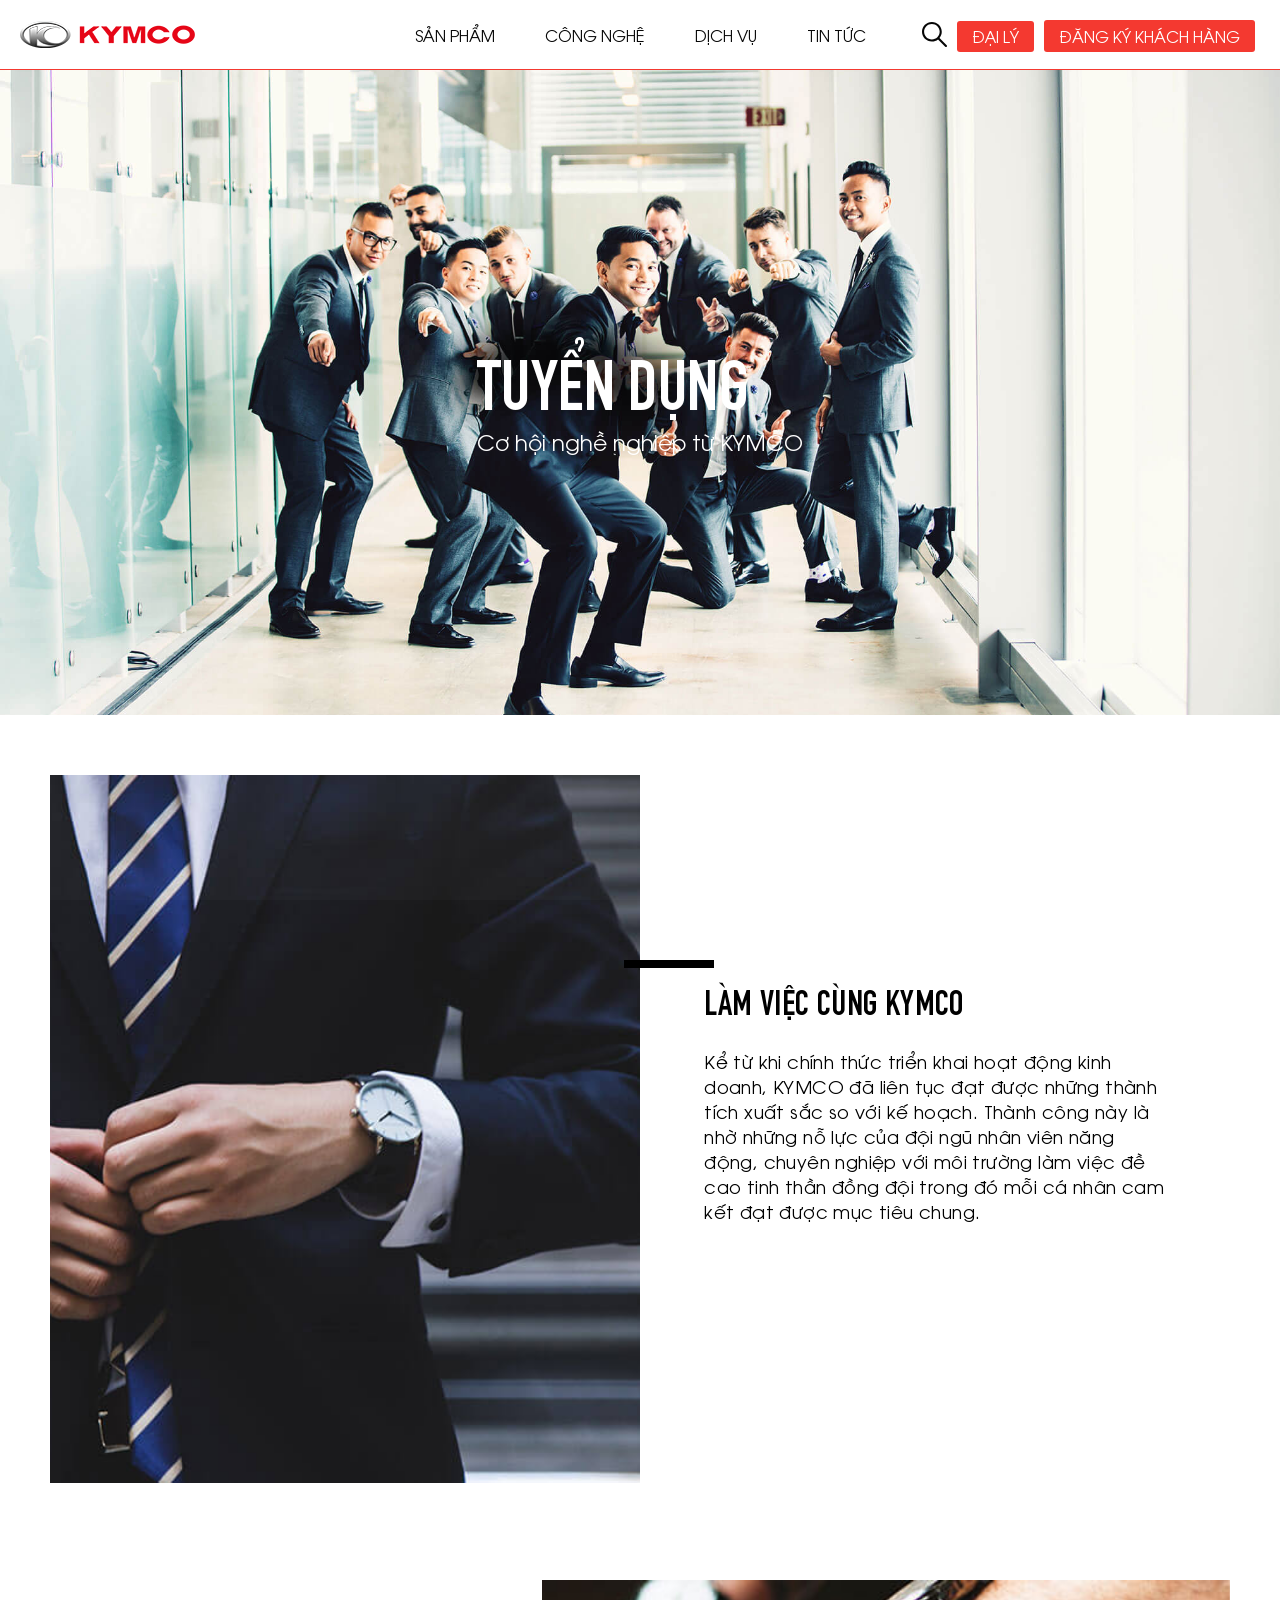
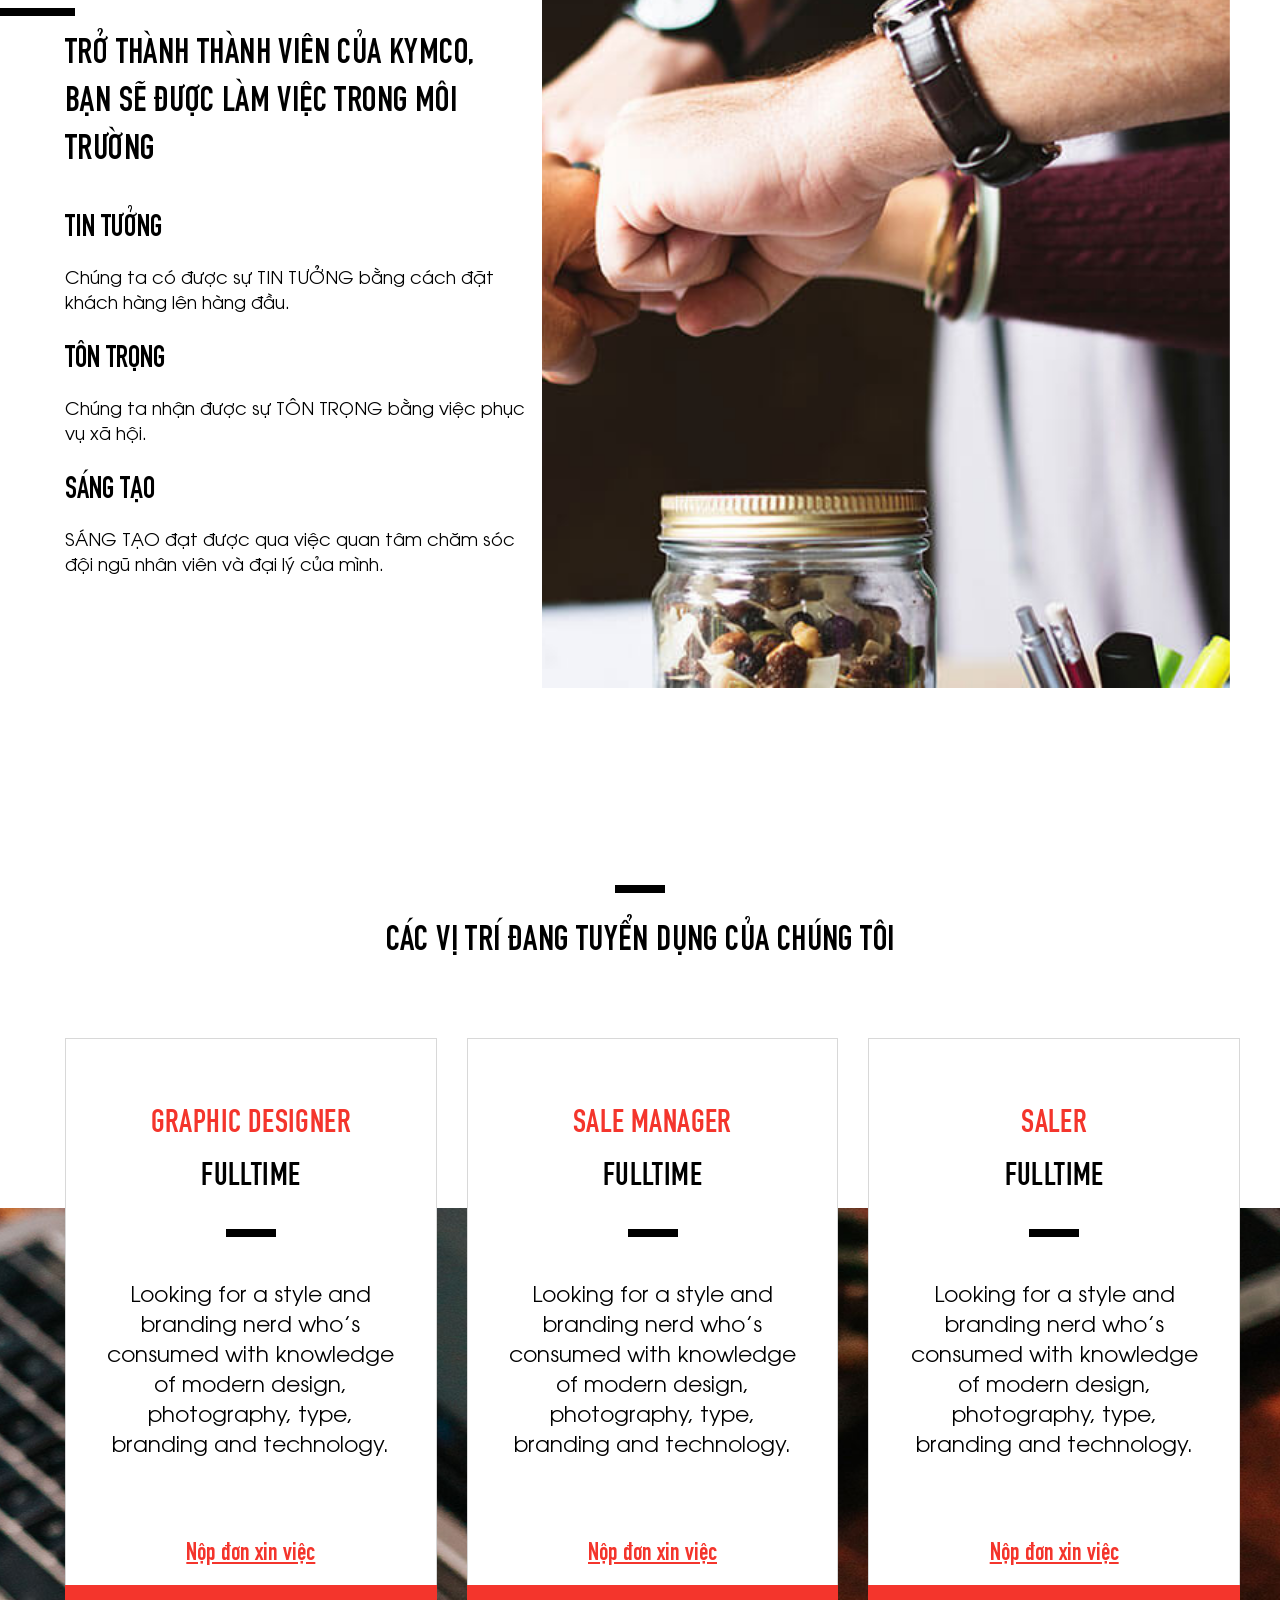
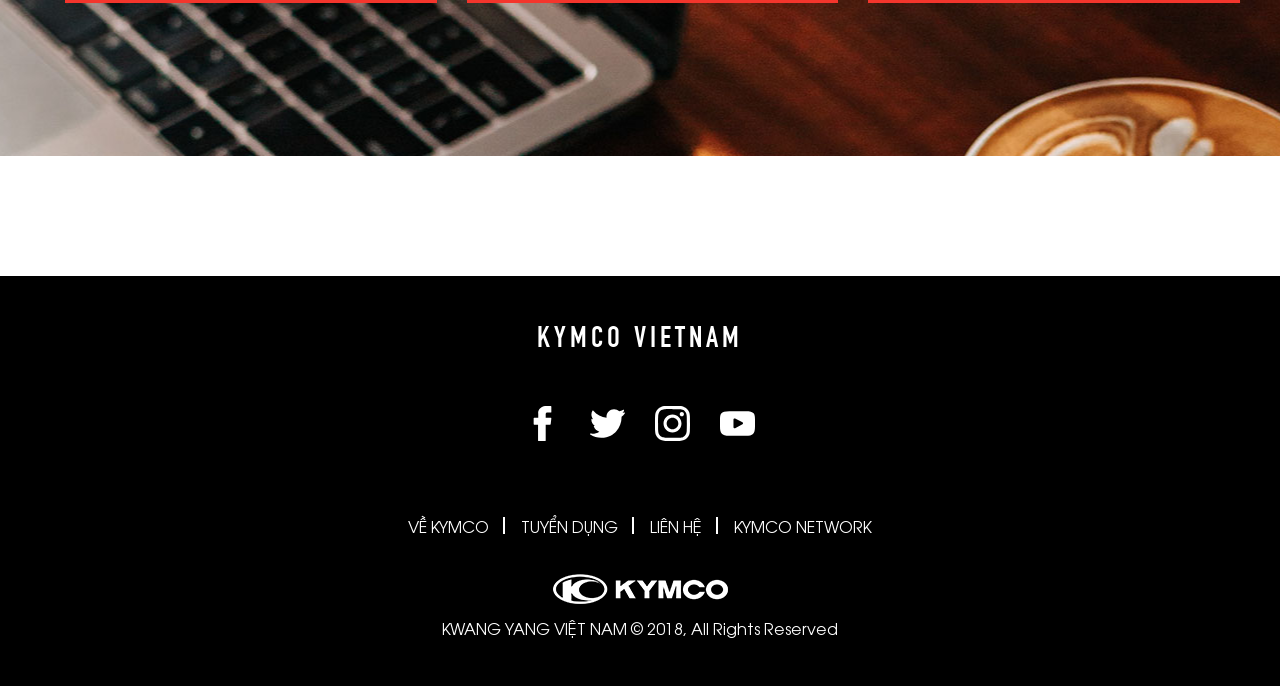
<file: recruitment.html>
<!DOCTYPE html>
<html>

<head>
    <meta charset="UTF-8" />
    <meta name="viewport" content="width=device-width, initial-scale=1.0, maximum-scale=1.0, user-scalable=0" />
    <meta http-equiv="X-UA-Compatible" content="IE=edge,chrome=1" />
    <title>Tuyển Dụng</title>
    <link rel="icon" href="img/icon/icon-ico.ico">
    <meta name="title" content="" />
    <meta name="description" content="" />

    <!-- meta facebook -->
    <meta property="og:locale" content="vi" />
    <meta property="og:type" content="article" />
    <meta property="og:title" content="Kymco Viêt Nam | xe tay ga 50cc chất lượng cao chính hãng" />
    <meta property="og:description" content="" />
    <meta property="og:url" content="" />
    <meta property="og:site_name" content="" />
    <meta property="og:image" content="https://logodix.com/logo/498367.jpg" />

    <link rel="stylesheet" href="dest/style.min.css">
    <link rel="stylesheet" href="dest/fonts.css">
    <link rel="stylesheet" href="dest/stylelibs.min.css">
</head>

<body class="recruitmentpage">

    <div class="loading">
        <span class="loader"></span>
    </div>

    <header>
        <div class="container-fluid">
            <a class="logo" href="./">
                <img src="img/icon/logo.png" alt="">
            </a>
            <div class="menu">
                <ul>
                    <li><a href="product.html">sản phẩm</a></li>
                    <li><a href="technology.html">công nghệ</a></li>
                    <li><a href="service.html">dịch vụ</a>
                        <div class="sub_menu">
                            <ul>
                                <li><a href="search.html">mã qr tra cứu trạm bảo hành</a></li>
                                <li><a href="mantain.html">bảo dưỡng - sửa xe lưu động</a></li>
                                <li><a href="insurance.html">bảo hành - bảo trì</a></li>
                                <li><a href="faq.html">faq</a></li>
                            </ul>
                        </div>
                    </li>
                    <li><a href="news.html">tin tức</a></li>
                </ul>
            </div>
            <div class="search">
                <div class="search__icon item">
                    <img src="img/icon/search.svg" alt="">
                    <div class="search__icon-d">
                        <input type="text" placeholder="Tìm kiếm...">
                    </div>
                </div>
                <div class="search__dealer item">
                    <a href="#">đại lý</a>
                    <div class="sub_menu">
                        <ul>
                            <li><a href="stores.html">Tra cứu đại lý</a></li>
                            <li><a href="registerStores.html">đăng ký mở đại lý</a></li>
                        </ul>
                    </div>
                </div>
                <div class="search__sign item">
                    <a href="register.html">đăng ký khách hàng</a>
                </div>
            </div>
            <div class="hamburger">
                <div class="hamburger__d">
                    <span></span>
                </div>
            </div>
        </div>
        <div class="menuMobile">
            <ul class="ul-wrap">
                <li><a href="product.html">sản phẩm</a></li>
                <li><a href="technology.html">công nghệ</a></li>
                <li>
                    <div class="text">
                        <a href="javascript:void(0)">
                            <span>dịch vụ</span>
                        </a>
                        <ul class="content">
                            <li><a href="">MÃ QR TRA CỨU TRẠM BẢO HÀNH</a></li>
                            <li><a href="">BẢO DƯỠNG - SỬA XE LƯU ĐỘNG</a></li>
                            <li><a href="">BẢO HÀNH - BẢO TRÌ</a></li>
                            <li><a href="">FAQ</a></li>
                        </ul>
                    </div>
                </li>
                <li><a href="news.html">tin tức</a></li>
                <li>
                    <div class="text">
                        <a href="javascript:void(0)">
                            <span>Đại lý</span>
                        </a>
                        <ul class="content">
                            <li><a href="stores.html">tra cứu đại lý</a></li>
                            <li><a href="registerStores.html">đăng ký mở đại lý</a></li>
                        </ul>
                    </div>
                </li>
                <li><a href="register.html">đăng ký khách hàng</a></li>
            </ul>
        </div>
    </header>

    <main>
        <section class="banner">
            <div class="banner__title titleH2">
                <h2>tuyển dụng</h2>
                <p>Cơ hội nghề nghiệp từ KYMCO</p>
            </div>
        </section>


        <section class="content item1">
            <div class="container">
                <div class="row row-item1">
                    <div class="content__img col-sm-12 col-md-6 col-lg-6">
                        <img src="img/recruitment/img.jpg" alt="">
                    </div>
                    <div class="content__text col-sm-12 col-md-6 col-lg-5">
                        <h3>Làm việc cùng kymco</h3>
                        <p>Kể từ khi chính thức triển khai hoạt động kinh doanh, KYMCO đã liên tục đạt được những thành
                            tích xuất sắc so với kế hoạch. Thành công này là nhờ những nỗ lực của đội ngũ nhân viên năng
                            động, chuyên nghiệp với môi trường làm việc đề cao tinh thần đồng đội trong đó mỗi cá nhân
                            cam kết đạt được mục tiêu chung.</p>
                    </div>
                </div>
                <div class="row">
                    <div class="content__text col-sm-12 col-md-5 col-lg-5">
                        <h3>trở thành thành viên của kymco, bạn sẽ được làm việc trong môi trường</h3>
                        <ul>
                            <li class="--title">TIN TƯỞNG</li>
                            <li>Chúng ta có được sự TIN TƯỞNG bằng cách đặt khách hàng lên hàng đầu.</li>
                            <li class="--title">TÔN TRỌNG</li>
                            <li>Chúng ta nhận được sự TÔN TRỌNG bằng việc phục vụ xã hội.</li>
                            <li class="--title">SÁNG TẠO</li>
                            <li>SÁNG TẠO đạt được qua việc quan tâm chăm sóc đội ngũ nhân viên và đại lý của mình.</li>
                        </ul>
                    </div>
                    <div class="content__img col-sm-12 col-md-7 col-lg-7">
                        <img src="img/recruitment/img-1.jpg" alt="">
                    </div>
                </div>
            </div>
        </section>


        <div class="position">
            <div class="container">
                <div class="position__title">
                    <h3>các vị trí đang tuyển dụng của chúng tôi</h3>
                </div>
            </div>
            <div class="position__bg">
                <div class="container">
                    <div class="position__bg-item">
                        <div class="row">
                            <div class="col-sm-6 col-md-4 col-lg-4 item1">
                                <div class="item">
                                    <h4>graphic DESIGNER</h4>
                                    <p class="des">Fulltime</p>
                                    <p>Looking for a style and branding nerd who’s consumed with knowledge of modern
                                        design, photography, type, branding and technology.
                                    </p>
                                    <a href="#">Nộp đơn xin việc</a>
                                </div>
                            </div>
                            <div class="col-sm-6 col-md-4 col-lg-4 item1">
                                <div class="item">
                                    <h4>sale manager</h4>
                                    <p class="des">Fulltime</p>
                                    <p>Looking for a style and branding nerd who’s consumed with knowledge of modern
                                        design, photography, type, branding and technology.
                                    </p>
                                    <a href="#">Nộp đơn xin việc</a>
                                </div>
                            </div>
                            <div class="col-sm-6 col-md-4 col-lg-4 item1">
                                <div class="item">
                                    <h4>saler</h4>
                                    <p class="des">Fulltime</p>
                                    <p>Looking for a style and branding nerd who’s consumed with knowledge of modern
                                        design, photography, type, branding and technology.
                                    </p>
                                    <a href="#">Nộp đơn xin việc</a>
                                </div>
                            </div>
                        </div>
                    </div>
                </div>
            </div>
        </div>
    </main>

    <div class="backtoTop">
        <img src="img/icon/backtoTop.svg" alt="">
    </div>
    <footer>
        <div class="footer">
            <div class="container">
                <div class="footer__title">
                    <p>kymco vietnam</p>
                </div>
                <div class="footer__logo">
                    <ul>
                        <li>
                            <svg class="fb" version="1.1" id="Layer_1" xmlns="http://www.w3.org/2000/svg"
                                xmlns:xlink="http://www.w3.org/1999/xlink" x="0px" y="0px" viewBox="0 0 310 310"
                                style="enable-background:new 0 0 310 310;" xml:space="preserve">
                                <g id="XMLID_834_">
                                    <path id="XMLID_835_" d="M81.703,165.106h33.981V305c0,2.762,2.238,5,5,5h57.616c2.762,0,5-2.238,5-5V165.765h39.064
            c2.54,0,4.677-1.906,4.967-4.429l5.933-51.502c0.163-1.417-0.286-2.836-1.234-3.899c-0.949-1.064-2.307-1.673-3.732-1.673h-44.996
            V71.978c0-9.732,5.24-14.667,15.576-14.667c1.473,0,29.42,0,29.42,0c2.762,0,5-2.239,5-5V5.037c0-2.762-2.238-5-5-5h-40.545
            C187.467,0.023,186.832,0,185.896,0c-7.035,0-31.488,1.381-50.804,19.151c-21.402,19.692-18.427,43.27-17.716,47.358v37.752H81.703
            c-2.762,0-5,2.238-5,5v50.844C76.703,162.867,78.941,165.106,81.703,165.106z" />
                                </g>
                                <g>
                                </g>
                                <g>
                                </g>
                                <g>
                                </g>
                                <g>
                                </g>
                                <g>
                                </g>
                                <g>
                                </g>
                                <g>
                                </g>
                                <g>
                                </g>
                                <g>
                                </g>
                                <g>
                                </g>
                                <g>
                                </g>
                                <g>
                                </g>
                                <g>
                                </g>
                                <g>
                                </g>
                                <g>
                                </g>
                            </svg>
                        </li>
                        <li>
                            <svg class="twitter" version="1.1" id="Layer_1" xmlns="http://www.w3.org/2000/svg"
                                xmlns:xlink="http://www.w3.org/1999/xlink" x="0px" y="0px" viewBox="0 0 310 310"
                                style="enable-background:new 0 0 310 310;" xml:space="preserve">
                                <g id="XMLID_826_">
                                    <path id="XMLID_827_" d="M302.973,57.388c-4.87,2.16-9.877,3.983-14.993,5.463c6.057-6.85,10.675-14.91,13.494-23.73
                               c0.632-1.977-0.023-4.141-1.648-5.434c-1.623-1.294-3.878-1.449-5.665-0.39c-10.865,6.444-22.587,11.075-34.878,13.783
                               c-12.381-12.098-29.197-18.983-46.581-18.983c-36.695,0-66.549,29.853-66.549,66.547c0,2.89,0.183,5.764,0.545,8.598
                               C101.163,99.244,58.83,76.863,29.76,41.204c-1.036-1.271-2.632-1.956-4.266-1.825c-1.635,0.128-3.104,1.05-3.93,2.467
                               c-5.896,10.117-9.013,21.688-9.013,33.461c0,16.035,5.725,31.249,15.838,43.137c-3.075-1.065-6.059-2.396-8.907-3.977
                               c-1.529-0.851-3.395-0.838-4.914,0.033c-1.52,0.871-2.473,2.473-2.513,4.224c-0.007,0.295-0.007,0.59-0.007,0.889
                               c0,23.935,12.882,45.484,32.577,57.229c-1.692-0.169-3.383-0.414-5.063-0.735c-1.732-0.331-3.513,0.276-4.681,1.597
                               c-1.17,1.32-1.557,3.16-1.018,4.84c7.29,22.76,26.059,39.501,48.749,44.605c-18.819,11.787-40.34,17.961-62.932,17.961
                               c-4.714,0-9.455-0.277-14.095-0.826c-2.305-0.274-4.509,1.087-5.294,3.279c-0.785,2.193,0.047,4.638,2.008,5.895
                               c29.023,18.609,62.582,28.445,97.047,28.445c67.754,0,110.139-31.95,133.764-58.753c29.46-33.421,46.356-77.658,46.356-121.367
                               c0-1.826-0.028-3.67-0.084-5.508c11.623-8.757,21.63-19.355,29.773-31.536c1.237-1.85,1.103-4.295-0.33-5.998
                               C307.394,57.037,305.009,56.486,302.973,57.388z" />
                                </g>
                                <g>
                                </g>
                                <g>
                                </g>
                                <g>
                                </g>
                                <g>
                                </g>
                                <g>
                                </g>
                                <g>
                                </g>
                                <g>
                                </g>
                                <g>
                                </g>
                                <g>
                                </g>
                                <g>
                                </g>
                                <g>
                                </g>
                                <g>
                                </g>
                                <g>
                                </g>
                                <g>
                                </g>
                                <g>
                                </g>
                            </svg>
                        </li>
                        <li>
                            <svg class="ins" width="32px" height="32px" viewBox="0 0 32 32"
                                xmlns="http://www.w3.org/2000/svg">
                                <path
                                    d="M16 0c-4.349 0-4.891 0.021-6.593 0.093-1.709 0.084-2.865 0.349-3.885 0.745-1.052 0.412-1.948 0.959-2.833 1.849-0.891 0.885-1.443 1.781-1.849 2.833-0.396 1.020-0.661 2.176-0.745 3.885-0.077 1.703-0.093 2.244-0.093 6.593s0.021 4.891 0.093 6.593c0.084 1.704 0.349 2.865 0.745 3.885 0.412 1.052 0.959 1.948 1.849 2.833 0.885 0.891 1.781 1.443 2.833 1.849 1.020 0.391 2.181 0.661 3.885 0.745 1.703 0.077 2.244 0.093 6.593 0.093s4.891-0.021 6.593-0.093c1.704-0.084 2.865-0.355 3.885-0.745 1.052-0.412 1.948-0.959 2.833-1.849 0.891-0.885 1.443-1.776 1.849-2.833 0.391-1.020 0.661-2.181 0.745-3.885 0.077-1.703 0.093-2.244 0.093-6.593s-0.021-4.891-0.093-6.593c-0.084-1.704-0.355-2.871-0.745-3.885-0.412-1.052-0.959-1.948-1.849-2.833-0.885-0.891-1.776-1.443-2.833-1.849-1.020-0.396-2.181-0.661-3.885-0.745-1.703-0.077-2.244-0.093-6.593-0.093zM16 2.88c4.271 0 4.781 0.021 6.469 0.093 1.557 0.073 2.405 0.333 2.968 0.553 0.751 0.291 1.276 0.635 1.844 1.197 0.557 0.557 0.901 1.088 1.192 1.839 0.22 0.563 0.48 1.411 0.553 2.968 0.072 1.688 0.093 2.199 0.093 6.469s-0.021 4.781-0.099 6.469c-0.084 1.557-0.344 2.405-0.563 2.968-0.303 0.751-0.641 1.276-1.199 1.844-0.563 0.557-1.099 0.901-1.844 1.192-0.556 0.22-1.416 0.48-2.979 0.553-1.697 0.072-2.197 0.093-6.479 0.093s-4.781-0.021-6.48-0.099c-1.557-0.084-2.416-0.344-2.979-0.563-0.76-0.303-1.281-0.641-1.839-1.199-0.563-0.563-0.921-1.099-1.197-1.844-0.224-0.556-0.48-1.416-0.563-2.979-0.057-1.677-0.084-2.197-0.084-6.459 0-4.26 0.027-4.781 0.084-6.479 0.083-1.563 0.339-2.421 0.563-2.979 0.276-0.761 0.635-1.281 1.197-1.844 0.557-0.557 1.079-0.917 1.839-1.199 0.563-0.219 1.401-0.479 2.964-0.557 1.697-0.061 2.197-0.083 6.473-0.083zM16 7.787c-4.541 0-8.213 3.677-8.213 8.213 0 4.541 3.677 8.213 8.213 8.213 4.541 0 8.213-3.677 8.213-8.213 0-4.541-3.677-8.213-8.213-8.213zM16 21.333c-2.948 0-5.333-2.385-5.333-5.333s2.385-5.333 5.333-5.333c2.948 0 5.333 2.385 5.333 5.333s-2.385 5.333-5.333 5.333zM26.464 7.459c0 1.063-0.865 1.921-1.923 1.921-1.063 0-1.921-0.859-1.921-1.921 0-1.057 0.864-1.917 1.921-1.917s1.923 0.86 1.923 1.917z" />
                            </svg>
                        </li>
                        <li>
                            <svg class="youtube" version="1.1" id="Layer_1" xmlns="http://www.w3.org/2000/svg"
                                xmlns:xlink="http://www.w3.org/1999/xlink" x="0px" y="0px" viewBox="0 0 310 310"
                                style="enable-background:new 0 0 310 310;" xml:space="preserve">
                                <g id="XMLID_822_">
                                    <path id="XMLID_823_" d="M297.917,64.645c-11.19-13.302-31.85-18.728-71.306-18.728H83.386c-40.359,0-61.369,5.776-72.517,19.938
            C0,79.663,0,100.008,0,128.166v53.669c0,54.551,12.896,82.248,83.386,82.248h143.226c34.216,0,53.176-4.788,65.442-16.527
            C304.633,235.518,310,215.863,310,181.835v-53.669C310,98.471,309.159,78.006,297.917,64.645z M199.021,162.41l-65.038,33.991
            c-1.454,0.76-3.044,1.137-4.632,1.137c-1.798,0-3.592-0.484-5.181-1.446c-2.992-1.813-4.819-5.056-4.819-8.554v-67.764
            c0-3.492,1.822-6.732,4.808-8.546c2.987-1.814,6.702-1.938,9.801-0.328l65.038,33.772c3.309,1.718,5.387,5.134,5.392,8.861
            C204.394,157.263,202.325,160.684,199.021,162.41z" />
                                </g>
                                <g>
                                </g>
                                <g>
                                </g>
                                <g>
                                </g>
                                <g>
                                </g>
                                <g>
                                </g>
                                <g>
                                </g>
                                <g>
                                </g>
                                <g>
                                </g>
                                <g>
                                </g>
                                <g>
                                </g>
                                <g>
                                </g>
                                <g>
                                </g>
                                <g>
                                </g>
                                <g>
                                </g>
                                <g>
                                </g>
                            </svg>
                        </li>
                    </ul>
                </div>
                <div class="footer__text">
                    <ul>
                        <li class="line"><a href="">về kymco</a></li>
                        <li class="line"><a href="recruitment.html">tuyển dụng</a></li>
                        <li class="line"><a href="contact.html">liên hệ</a></li>
                        <li class="li1"><a href="">kymco network</a></li>
                    </ul>
                    <img src="img/icon/logo-footer.png" alt="">
                    <p>KWANG YANG VIỆT NAM © 2018, All Rights Reserved</p>
                </div>
            </div>
        </div>
    </footer>





    <script src="dest/jsmain.min.js"></script>
    <script src="dest/main.js"></script>

</body>

</html>
</file>
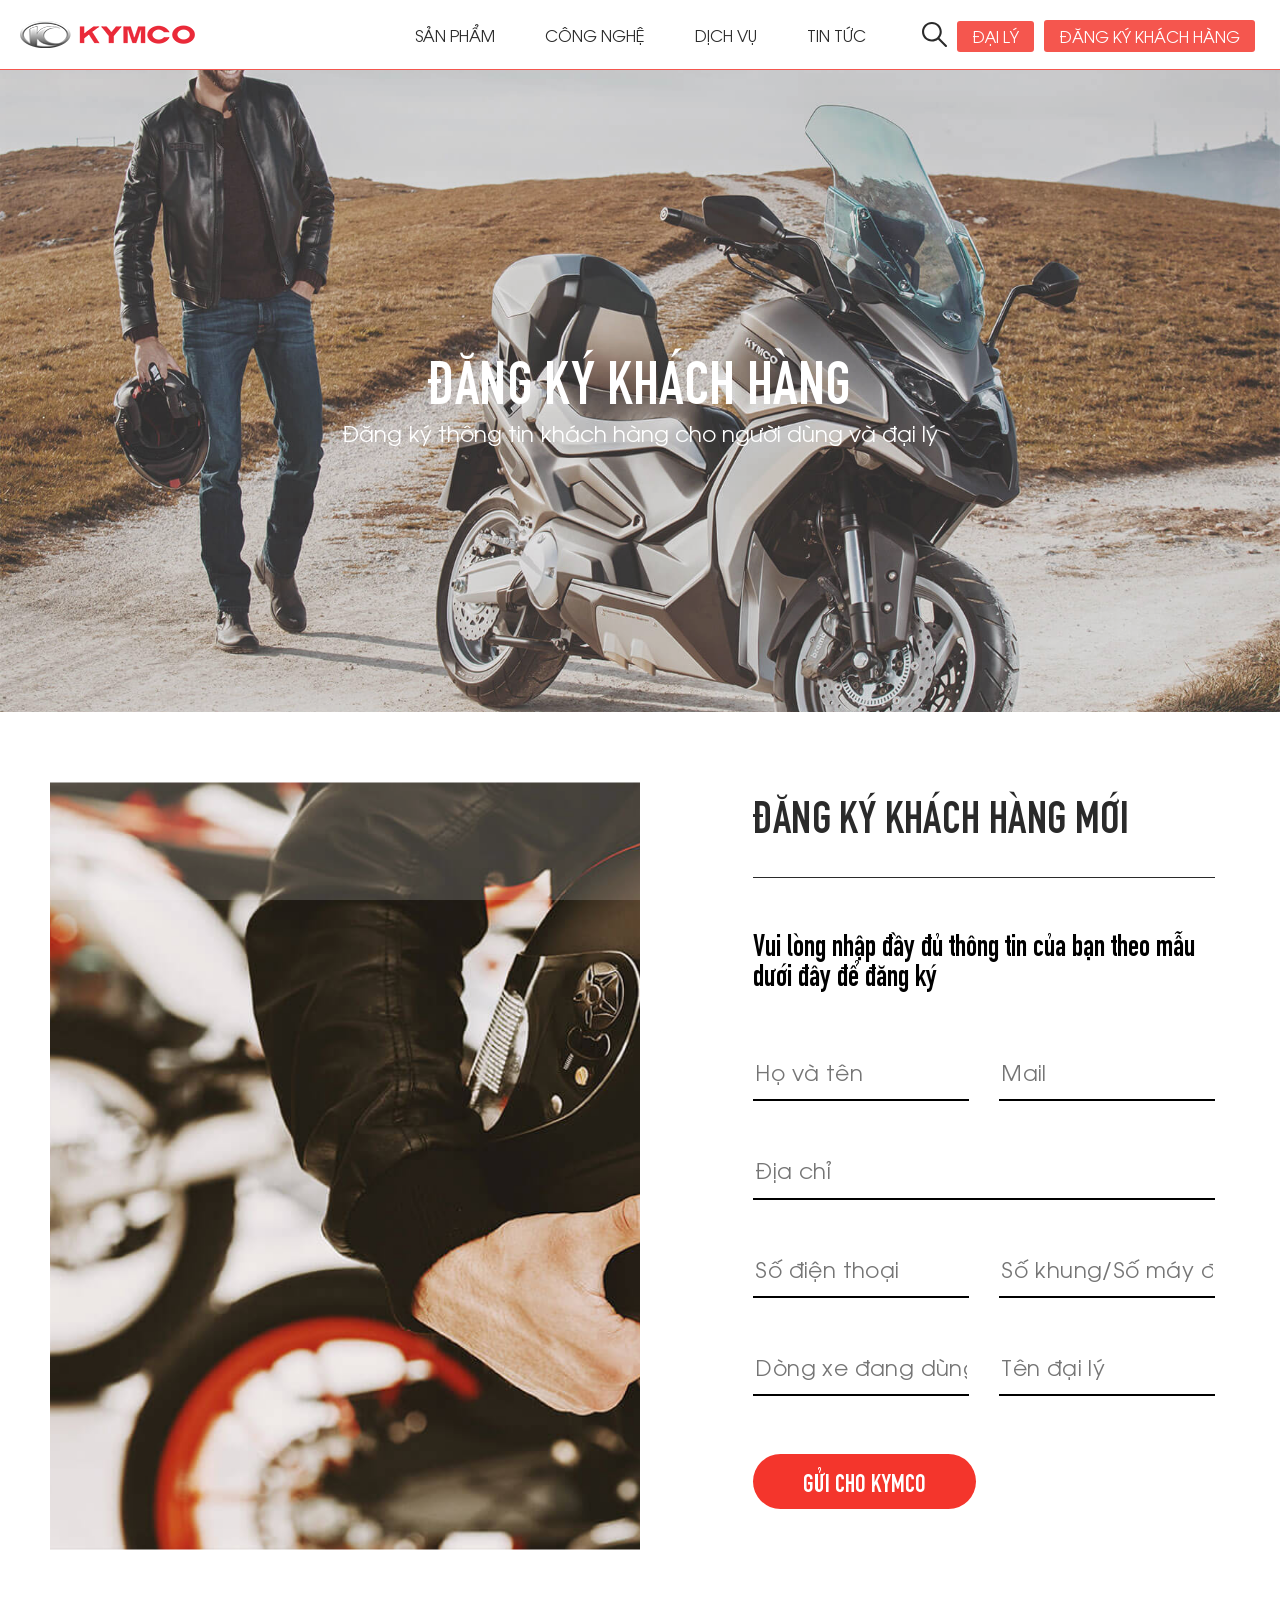
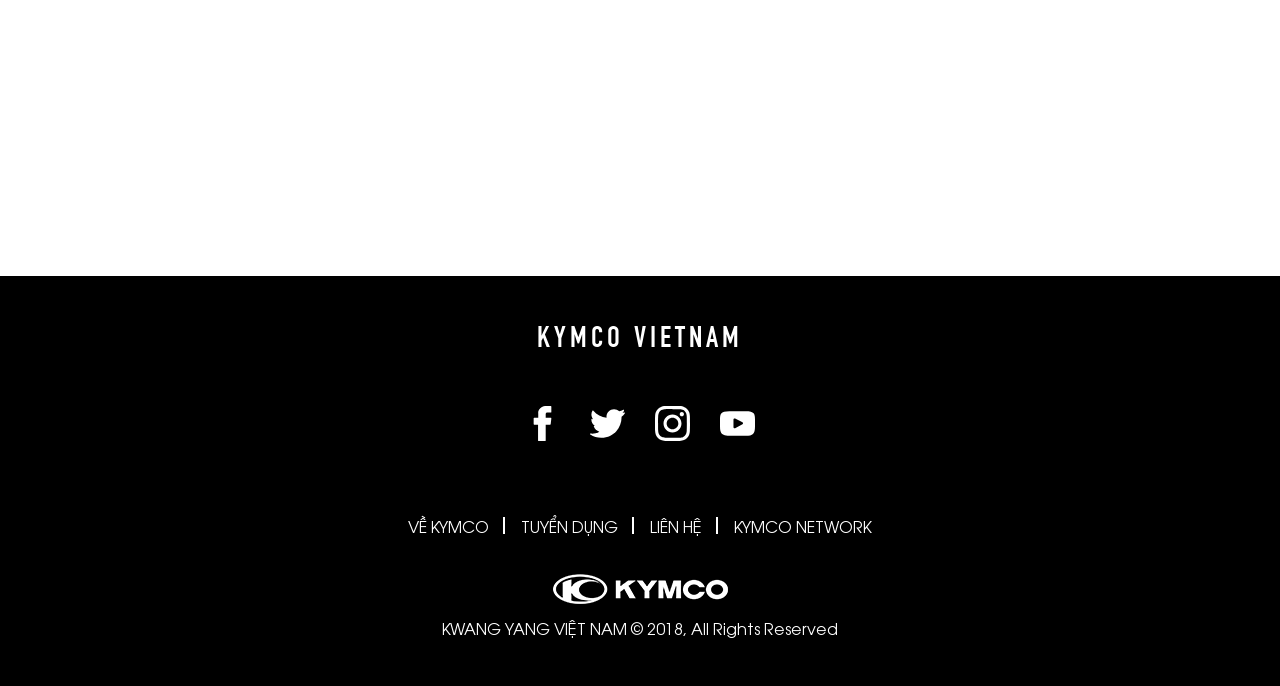
<file: register.html>
<!DOCTYPE html>
<html>

<head>
    <meta charset="UTF-8" />
    <meta name="viewport" content="width=device-width, initial-scale=1.0, maximum-scale=1.0, user-scalable=0" />
    <meta http-equiv="X-UA-Compatible" content="IE=edge,chrome=1" />
    <title>Đăng Ký Khách Hàng</title>
    <link rel="icon" href="img/icon/icon-ico.ico">
    <meta name="title" content="" />
    <meta name="description" content="" />

    <!-- meta facebook -->
    <meta property="og:locale" content="vi" />
    <meta property="og:type" content="article" />
    <meta property="og:title" content="Kymco Viêt Nam | xe tay ga 50cc chất lượng cao chính hãng" />
    <meta property="og:description" content="" />
    <meta property="og:url" content="" />
    <meta property="og:site_name" content="" />
    <meta property="og:image" content="https://logodix.com/logo/498367.jpg" />

    <link rel="stylesheet" href="dest/style.min.css">
    <link rel="stylesheet" href="dest/fonts.css">
    <link rel="stylesheet" href="dest/stylelibs.min.css">
</head>

<body class="registerpage">



    <div class="loading">
        <span class="loader"></span>
    </div>

    <header>
        <div class="container-fluid">
            <a class="logo" href="./">
                <img src="img/icon/logo.png" alt="">
            </a>
            <div class="menu">
                <ul>
                    <li><a href="product.html">sản phẩm</a></li>
                    <li><a href="technology.html">công nghệ</a></li>
                    <li><a href="service.html">dịch vụ</a>
                        <div class="sub_menu">
                            <ul>
                                <li><a href="search.html">mã qr tra cứu trạm bảo hành</a></li>
                                <li><a href="mantain.html">bảo dưỡng - sửa xe lưu động</a></li>
                                <li><a href="insurance.html">bảo hành - bảo trì</a></li>
                                <li><a href="faq.html">faq</a></li>
                            </ul>
                        </div>
                    </li>
                    <li><a href="news.html">tin tức</a></li>
                </ul>
            </div>
            <div class="search">
                <div class="search__icon item">
                    <img src="img/icon/search.svg" alt="">
                    <div class="search__icon-d">
                        <input type="text" placeholder="Tìm kiếm...">
                    </div>
                </div>
                <div class="search__dealer item">
                    <a href="#">đại lý</a>
                    <div class="sub_menu">
                        <ul>
                            <li><a href="stores.html">Tra cứu đại lý</a></li>
                            <li><a href="registerStores.html">đăng ký mở đại lý</a></li>
                        </ul>
                    </div>
                </div>
                <div class="search__sign item">
                    <a href="register.html">đăng ký khách hàng</a>
                </div>
            </div>
            <div class="hamburger">
                <div class="hamburger__d">
                    <span></span>
                </div>
            </div>
        </div>
        <div class="menuMobile">
            <ul class="ul-wrap">
                <li><a href="product.html">sản phẩm</a></li>
                <li><a href="technology.html">công nghệ</a></li>
                <li>
                    <div class="text">
                        <a href="javascript:void(0)">
                            <span>dịch vụ</span>
                        </a>
                        <ul class="content">
                            <li><a href="">MÃ QR TRA CỨU TRẠM BẢO HÀNH</a></li>
                            <li><a href="">BẢO DƯỠNG - SỬA XE LƯU ĐỘNG</a></li>
                            <li><a href="">BẢO HÀNH - BẢO TRÌ</a></li>
                            <li><a href="">FAQ</a></li>
                        </ul>
                    </div>
                </li>
                <li><a href="news.html">tin tức</a></li>
                <li>
                    <div class="text">
                        <a href="javascript:void(0)">
                            <span>Đại lý</span>
                        </a>
                        <ul class="content">
                            <li><a href="stores.html">tra cứu đại lý</a></li>
                            <li><a href="registerStores.html">đăng ký mở đại lý</a></li>
                        </ul>
                    </div>
                </li>
                <li><a href="register.html">đăng ký khách hàng</a></li>
            </ul>
        </div>
    </header>

    <main>
        <section class="banner">
            <div class="banner__title titleH2">
                <h2>Đăng ký khách hàng</h2>
                <p>Đăng ký thông tin khách hàng cho người dùng và đại lý</p>
            </div>
        </section>

        <section class="form">
            <div class="container">
                <div class="row">
                    <div class="form__img col-sm-12 col-md-12 col-lg-6">
                        <img src="img/register/img-1.jpg" alt="">
                    </div>
                    <div class="form__text col-sm-12 col-md-12 col-lg-5">
                        <div class="form__text-d">
                            <h3>đăng ký khách hàng mới</h3>
                            <p>Vui lòng nhập đầy đủ thông tin của bạn theo mẫu dưới đây để đăng ký</p>
                        </div>
                        <div class="form__text-form row">
                            <div class="col-sm-12 col-md-12 col-lg-6">
                                <div class="login name">
                                    <input type="text" placeholder="Họ và tên">
                                </div>
                            </div>
                            <div class="col-sm-12 col-md-12 col-lg-6">
                                <div class="login mail">
                                    <input type="text" placeholder="Mail">
                                </div>
                            </div>
                            <div class="col-sm-12 col-md-12 col-lg-12">
                                <div class="login add">
                                    <input type="text" placeholder="Địa chỉ">
                                </div>
                            </div>
                            <div class="col-sm-12 col-md-12 col-lg-6">
                                <div class="login phone">
                                    <input type="text" placeholder="Số điện thoại">
                                </div>
                                <div class="login type">
                                    <input type="text" placeholder="Dòng xe đang dùng">
                                </div>
                            </div>
                            <div class="col-sm-12 col-md-12 col-lg-6">
                                <div class="login mail">
                                    <input type="text" placeholder="Số khung/Số máy đang dùng">
                                </div>
                                <div class="login mail">
                                    <input type="text" placeholder="Tên đại lý">
                                </div>
                            </div>
                        </div>
                        <div class="form__text-btn">
                            <div class="btn">
                                <span>gửi cho kymco</span>
                            </div>
                        </div>

                    </div>
                </div>
            </div>
        </section>
    </main>

    <div class="backtoTop">
        <img src="img/icon/backtoTop.svg" alt="">
    </div>
    <footer>
        <div class="footer">
            <div class="container">
                <div class="footer__title">
                    <p>kymco vietnam</p>
                </div>
                <div class="footer__logo">
                    <ul>
                        <li>
                            <svg class="fb" version="1.1" id="Layer_1" xmlns="http://www.w3.org/2000/svg"
                                xmlns:xlink="http://www.w3.org/1999/xlink" x="0px" y="0px" viewBox="0 0 310 310"
                                style="enable-background:new 0 0 310 310;" xml:space="preserve">
                                <g id="XMLID_834_">
                                    <path id="XMLID_835_" d="M81.703,165.106h33.981V305c0,2.762,2.238,5,5,5h57.616c2.762,0,5-2.238,5-5V165.765h39.064
            c2.54,0,4.677-1.906,4.967-4.429l5.933-51.502c0.163-1.417-0.286-2.836-1.234-3.899c-0.949-1.064-2.307-1.673-3.732-1.673h-44.996
            V71.978c0-9.732,5.24-14.667,15.576-14.667c1.473,0,29.42,0,29.42,0c2.762,0,5-2.239,5-5V5.037c0-2.762-2.238-5-5-5h-40.545
            C187.467,0.023,186.832,0,185.896,0c-7.035,0-31.488,1.381-50.804,19.151c-21.402,19.692-18.427,43.27-17.716,47.358v37.752H81.703
            c-2.762,0-5,2.238-5,5v50.844C76.703,162.867,78.941,165.106,81.703,165.106z" />
                                </g>
                                <g>
                                </g>
                                <g>
                                </g>
                                <g>
                                </g>
                                <g>
                                </g>
                                <g>
                                </g>
                                <g>
                                </g>
                                <g>
                                </g>
                                <g>
                                </g>
                                <g>
                                </g>
                                <g>
                                </g>
                                <g>
                                </g>
                                <g>
                                </g>
                                <g>
                                </g>
                                <g>
                                </g>
                                <g>
                                </g>
                            </svg>
                        </li>
                        <li>
                            <svg class="twitter" version="1.1" id="Layer_1" xmlns="http://www.w3.org/2000/svg"
                                xmlns:xlink="http://www.w3.org/1999/xlink" x="0px" y="0px" viewBox="0 0 310 310"
                                style="enable-background:new 0 0 310 310;" xml:space="preserve">
                                <g id="XMLID_826_">
                                    <path id="XMLID_827_" d="M302.973,57.388c-4.87,2.16-9.877,3.983-14.993,5.463c6.057-6.85,10.675-14.91,13.494-23.73
                               c0.632-1.977-0.023-4.141-1.648-5.434c-1.623-1.294-3.878-1.449-5.665-0.39c-10.865,6.444-22.587,11.075-34.878,13.783
                               c-12.381-12.098-29.197-18.983-46.581-18.983c-36.695,0-66.549,29.853-66.549,66.547c0,2.89,0.183,5.764,0.545,8.598
                               C101.163,99.244,58.83,76.863,29.76,41.204c-1.036-1.271-2.632-1.956-4.266-1.825c-1.635,0.128-3.104,1.05-3.93,2.467
                               c-5.896,10.117-9.013,21.688-9.013,33.461c0,16.035,5.725,31.249,15.838,43.137c-3.075-1.065-6.059-2.396-8.907-3.977
                               c-1.529-0.851-3.395-0.838-4.914,0.033c-1.52,0.871-2.473,2.473-2.513,4.224c-0.007,0.295-0.007,0.59-0.007,0.889
                               c0,23.935,12.882,45.484,32.577,57.229c-1.692-0.169-3.383-0.414-5.063-0.735c-1.732-0.331-3.513,0.276-4.681,1.597
                               c-1.17,1.32-1.557,3.16-1.018,4.84c7.29,22.76,26.059,39.501,48.749,44.605c-18.819,11.787-40.34,17.961-62.932,17.961
                               c-4.714,0-9.455-0.277-14.095-0.826c-2.305-0.274-4.509,1.087-5.294,3.279c-0.785,2.193,0.047,4.638,2.008,5.895
                               c29.023,18.609,62.582,28.445,97.047,28.445c67.754,0,110.139-31.95,133.764-58.753c29.46-33.421,46.356-77.658,46.356-121.367
                               c0-1.826-0.028-3.67-0.084-5.508c11.623-8.757,21.63-19.355,29.773-31.536c1.237-1.85,1.103-4.295-0.33-5.998
                               C307.394,57.037,305.009,56.486,302.973,57.388z" />
                                </g>
                                <g>
                                </g>
                                <g>
                                </g>
                                <g>
                                </g>
                                <g>
                                </g>
                                <g>
                                </g>
                                <g>
                                </g>
                                <g>
                                </g>
                                <g>
                                </g>
                                <g>
                                </g>
                                <g>
                                </g>
                                <g>
                                </g>
                                <g>
                                </g>
                                <g>
                                </g>
                                <g>
                                </g>
                                <g>
                                </g>
                            </svg>
                        </li>
                        <li>
                            <svg class="ins" width="32px" height="32px" viewBox="0 0 32 32"
                                xmlns="http://www.w3.org/2000/svg">
                                <path
                                    d="M16 0c-4.349 0-4.891 0.021-6.593 0.093-1.709 0.084-2.865 0.349-3.885 0.745-1.052 0.412-1.948 0.959-2.833 1.849-0.891 0.885-1.443 1.781-1.849 2.833-0.396 1.020-0.661 2.176-0.745 3.885-0.077 1.703-0.093 2.244-0.093 6.593s0.021 4.891 0.093 6.593c0.084 1.704 0.349 2.865 0.745 3.885 0.412 1.052 0.959 1.948 1.849 2.833 0.885 0.891 1.781 1.443 2.833 1.849 1.020 0.391 2.181 0.661 3.885 0.745 1.703 0.077 2.244 0.093 6.593 0.093s4.891-0.021 6.593-0.093c1.704-0.084 2.865-0.355 3.885-0.745 1.052-0.412 1.948-0.959 2.833-1.849 0.891-0.885 1.443-1.776 1.849-2.833 0.391-1.020 0.661-2.181 0.745-3.885 0.077-1.703 0.093-2.244 0.093-6.593s-0.021-4.891-0.093-6.593c-0.084-1.704-0.355-2.871-0.745-3.885-0.412-1.052-0.959-1.948-1.849-2.833-0.885-0.891-1.776-1.443-2.833-1.849-1.020-0.396-2.181-0.661-3.885-0.745-1.703-0.077-2.244-0.093-6.593-0.093zM16 2.88c4.271 0 4.781 0.021 6.469 0.093 1.557 0.073 2.405 0.333 2.968 0.553 0.751 0.291 1.276 0.635 1.844 1.197 0.557 0.557 0.901 1.088 1.192 1.839 0.22 0.563 0.48 1.411 0.553 2.968 0.072 1.688 0.093 2.199 0.093 6.469s-0.021 4.781-0.099 6.469c-0.084 1.557-0.344 2.405-0.563 2.968-0.303 0.751-0.641 1.276-1.199 1.844-0.563 0.557-1.099 0.901-1.844 1.192-0.556 0.22-1.416 0.48-2.979 0.553-1.697 0.072-2.197 0.093-6.479 0.093s-4.781-0.021-6.48-0.099c-1.557-0.084-2.416-0.344-2.979-0.563-0.76-0.303-1.281-0.641-1.839-1.199-0.563-0.563-0.921-1.099-1.197-1.844-0.224-0.556-0.48-1.416-0.563-2.979-0.057-1.677-0.084-2.197-0.084-6.459 0-4.26 0.027-4.781 0.084-6.479 0.083-1.563 0.339-2.421 0.563-2.979 0.276-0.761 0.635-1.281 1.197-1.844 0.557-0.557 1.079-0.917 1.839-1.199 0.563-0.219 1.401-0.479 2.964-0.557 1.697-0.061 2.197-0.083 6.473-0.083zM16 7.787c-4.541 0-8.213 3.677-8.213 8.213 0 4.541 3.677 8.213 8.213 8.213 4.541 0 8.213-3.677 8.213-8.213 0-4.541-3.677-8.213-8.213-8.213zM16 21.333c-2.948 0-5.333-2.385-5.333-5.333s2.385-5.333 5.333-5.333c2.948 0 5.333 2.385 5.333 5.333s-2.385 5.333-5.333 5.333zM26.464 7.459c0 1.063-0.865 1.921-1.923 1.921-1.063 0-1.921-0.859-1.921-1.921 0-1.057 0.864-1.917 1.921-1.917s1.923 0.86 1.923 1.917z" />
                            </svg>
                        </li>
                        <li>
                            <svg class="youtube" version="1.1" id="Layer_1" xmlns="http://www.w3.org/2000/svg"
                                xmlns:xlink="http://www.w3.org/1999/xlink" x="0px" y="0px" viewBox="0 0 310 310"
                                style="enable-background:new 0 0 310 310;" xml:space="preserve">
                                <g id="XMLID_822_">
                                    <path id="XMLID_823_" d="M297.917,64.645c-11.19-13.302-31.85-18.728-71.306-18.728H83.386c-40.359,0-61.369,5.776-72.517,19.938
            C0,79.663,0,100.008,0,128.166v53.669c0,54.551,12.896,82.248,83.386,82.248h143.226c34.216,0,53.176-4.788,65.442-16.527
            C304.633,235.518,310,215.863,310,181.835v-53.669C310,98.471,309.159,78.006,297.917,64.645z M199.021,162.41l-65.038,33.991
            c-1.454,0.76-3.044,1.137-4.632,1.137c-1.798,0-3.592-0.484-5.181-1.446c-2.992-1.813-4.819-5.056-4.819-8.554v-67.764
            c0-3.492,1.822-6.732,4.808-8.546c2.987-1.814,6.702-1.938,9.801-0.328l65.038,33.772c3.309,1.718,5.387,5.134,5.392,8.861
            C204.394,157.263,202.325,160.684,199.021,162.41z" />
                                </g>
                                <g>
                                </g>
                                <g>
                                </g>
                                <g>
                                </g>
                                <g>
                                </g>
                                <g>
                                </g>
                                <g>
                                </g>
                                <g>
                                </g>
                                <g>
                                </g>
                                <g>
                                </g>
                                <g>
                                </g>
                                <g>
                                </g>
                                <g>
                                </g>
                                <g>
                                </g>
                                <g>
                                </g>
                                <g>
                                </g>
                            </svg>
                        </li>
                    </ul>
                </div>
                <div class="footer__text">
                    <ul>
                        <li class="line"><a href="">về kymco</a></li>
                        <li class="line"><a href="recruitment.html">tuyển dụng</a></li>
                        <li class="line"><a href="contact.html">liên hệ</a></li>
                        <li class="li1"><a href="">kymco network</a></li>
                    </ul>
                    <img src="img/icon/logo-footer.png" alt="">
                    <p>KWANG YANG VIỆT NAM © 2018, All Rights Reserved</p>
                </div>
            </div>
        </div>
    </footer>





    <script type="text/javascript" src="dest/jsmain.min.js"></script>
    <script type="text/javascript" src="dest/main.js"></script>

</body>

</html>
</file>
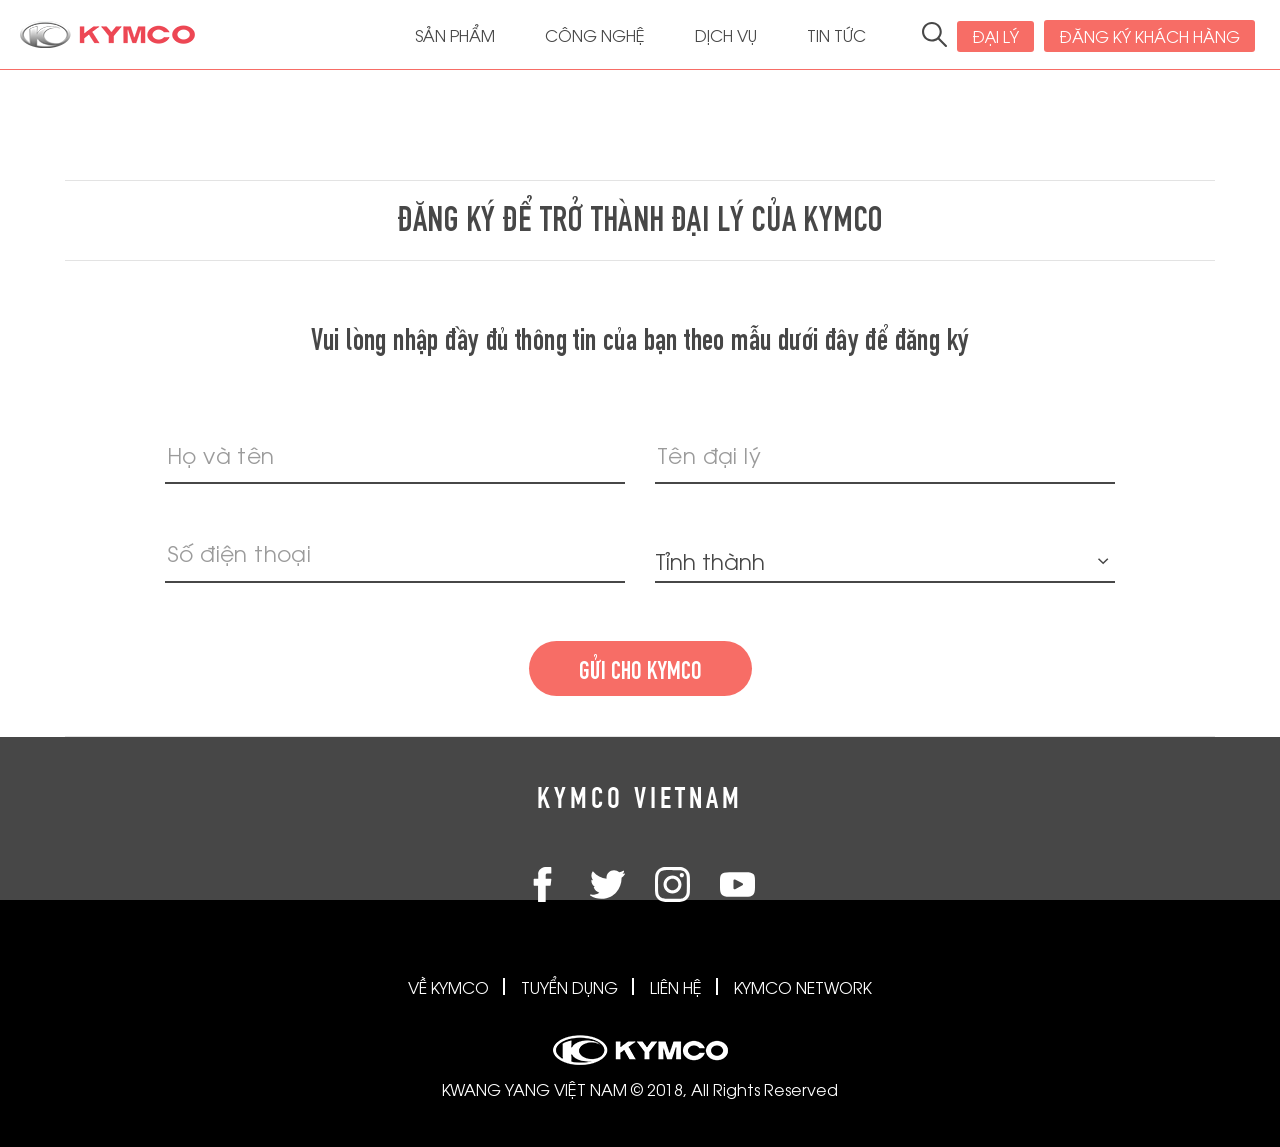
<file: registerStores.html>
<!DOCTYPE html>
<html>

<head>
    <meta charset="UTF-8" />
    <meta name="viewport" content="width=device-width, initial-scale=1.0, maximum-scale=1.0, user-scalable=0" />
    <meta http-equiv="X-UA-Compatible" content="IE=edge,chrome=1" />
    <title>Đăng Ký Mở Đại Lý</title>
    <link rel="icon" href="img/icon/icon-ico.ico">
    <meta name="title" content="" />
    <meta name="description" content="" />

    <!-- meta facebook -->
    <meta property="og:locale" content="vi" />
    <meta property="og:type" content="article" />
    <meta property="og:title" content="Kymco Viêt Nam | xe tay ga 50cc chất lượng cao chính hãng" />
    <meta property="og:description" content="" />
    <meta property="og:url" content="" />
    <meta property="og:site_name" content="" />
    <meta property="og:image" content="https://logodix.com/logo/498367.jpg" />

    <link rel="stylesheet" href="dest/style.min.css">
    <link rel="stylesheet" href="dest/fonts.css">
    <link rel="stylesheet" href="dest/stylelibs.min.css">
</head>


<body class="newsArticelpage registerStorespage">

    <div class="loading">
        <span class="loader"></span>
    </div>

    <header>
        <div class="container-fluid">
            <a class="logo" href="./">
                <img src="img/icon/logo.png" alt="">
            </a>
            <div class="menu">
                <ul>
                    <li><a href="product.html">sản phẩm</a></li>
                    <li><a href="technology.html">công nghệ</a></li>
                    <li><a href="service.html">dịch vụ</a>
                        <div class="sub_menu">
                            <ul>
                                <li><a href="search.html">mã qr tra cứu trạm bảo hành</a></li>
                                <li><a href="mantain.html">bảo dưỡng - sửa xe lưu động</a></li>
                                <li><a href="insurance.html">bảo hành - bảo trì</a></li>
                                <li><a href="faq.html">faq</a></li>
                            </ul>
                        </div>
                    </li>
                    <li><a href="news.html">tin tức</a></li>
                </ul>
            </div>
            <div class="search">
                <div class="search__icon item">
                    <img src="img/icon/search.svg" alt="">
                    <div class="search__icon-d">
                        <input type="text" placeholder="Tìm kiếm...">
                    </div>
                </div>
                <div class="search__dealer item">
                    <a href="#">đại lý</a>
                    <div class="sub_menu">
                        <ul>
                            <li><a href="stores.html">Tra cứu đại lý</a></li>
                            <li><a href="registerStores.html">đăng ký mở đại lý</a></li>
                        </ul>
                    </div>
                </div>
                <div class="search__sign item">
                    <a href="register.html">đăng ký khách hàng</a>
                </div>
            </div>
            <div class="hamburger">
                <div class="hamburger__d">
                    <span></span>
                </div>
            </div>
        </div>
        <div class="menuMobile">
            <ul class="ul-wrap">
                <li><a href="product.html">sản phẩm</a></li>
                <li><a href="technology.html">công nghệ</a></li>
                <li>
                    <div class="text">
                        <a href="javascript:void(0)">
                            <span>dịch vụ</span>
                        </a>
                        <ul class="content">
                            <li><a href="">MÃ QR TRA CỨU TRẠM BẢO HÀNH</a></li>
                            <li><a href="">BẢO DƯỠNG - SỬA XE LƯU ĐỘNG</a></li>
                            <li><a href="">BẢO HÀNH - BẢO TRÌ</a></li>
                            <li><a href="">FAQ</a></li>
                        </ul>
                    </div>
                </li>
                <li><a href="news.html">tin tức</a></li>
                <li>
                    <div class="text">
                        <a href="javascript:void(0)">
                            <span>Đại lý</span>
                        </a>
                        <ul class="content">
                            <li><a href="stores.html">tra cứu đại lý</a></li>
                            <li><a href="registerStores.html">đăng ký mở đại lý</a></li>
                        </ul>
                    </div>
                </li>
                <li><a href="register.html">đăng ký khách hàng</a></li>
            </ul>
        </div>
    </header>

    <main>
        <article class="post">
            <div class="container">
                <div class="post__title">
                    <h4>ĐĂNG KÝ ĐỂ TRỞ THÀNH ĐẠI LÝ CỦA KYMCO
                    </h4>
                </div>
                <div class="post__content col-sm-12 col-md-12 col-lg-12">
                    <div class="form__text">
                        <div class="form__text-d">
                            <p>Vui lòng nhập đầy đủ thông tin của bạn theo mẫu dưới đây để đăng ký</p>
                        </div>
                        <div class="form__text-form row">
                            <div class="col-sm-12 col-md-12 col-lg-6">
                                <div class="login name">
                                    <input type="text" placeholder="Họ và tên">
                                </div>
                                <div class="login phone">
                                    <input type="text" placeholder="Số điện thoại">
                                </div>
                            </div>
                            <div class="col-sm-12 col-md-12 col-lg-6">
                                <div class="login name">
                                    <input type="text" placeholder="Tên đại lý">
                                </div>
                                <div class="login mail">
                                    <div class="text">
                                        <span>Tỉnh thành</span>
                                        <img src="./img/icon/arrow-down.svg" alt="">
                                    </div>
                                    <div class="list-tab">
                                        <div class="tab"><span>Thành phố Hồ Chí Minh</span></div>
                                        <div class="tab"><span>Hà Nội</span></div>
                                        <div class="tab"><span>Đà Nẵng</span></div>
                                    </div>
                                </div>

                            </div>
                        </div>
                        <div class="form__text-btn">
                            <div class="btn">
                                <span>gửi cho kymco</span>
                            </div>
                        </div>

                    </div>
                </div>
                <div class="post__line"></div>
            </div>
        </article>
    </main>

    <div class="backtoTop">
        <img src="img/icon/backtoTop.svg" alt="">
    </div>
    <footer>
        <div class="footer">
            <div class="container">
                <div class="footer__title">
                    <p>kymco vietnam</p>
                </div>
                <div class="footer__logo">
                    <ul>
                        <li>
                            <svg class="fb" version="1.1" id="Layer_1" xmlns="http://www.w3.org/2000/svg"
                                xmlns:xlink="http://www.w3.org/1999/xlink" x="0px" y="0px" viewBox="0 0 310 310"
                                style="enable-background:new 0 0 310 310;" xml:space="preserve">
                                <g id="XMLID_834_">
                                    <path id="XMLID_835_" d="M81.703,165.106h33.981V305c0,2.762,2.238,5,5,5h57.616c2.762,0,5-2.238,5-5V165.765h39.064
            c2.54,0,4.677-1.906,4.967-4.429l5.933-51.502c0.163-1.417-0.286-2.836-1.234-3.899c-0.949-1.064-2.307-1.673-3.732-1.673h-44.996
            V71.978c0-9.732,5.24-14.667,15.576-14.667c1.473,0,29.42,0,29.42,0c2.762,0,5-2.239,5-5V5.037c0-2.762-2.238-5-5-5h-40.545
            C187.467,0.023,186.832,0,185.896,0c-7.035,0-31.488,1.381-50.804,19.151c-21.402,19.692-18.427,43.27-17.716,47.358v37.752H81.703
            c-2.762,0-5,2.238-5,5v50.844C76.703,162.867,78.941,165.106,81.703,165.106z" />
                                </g>
                                <g>
                                </g>
                                <g>
                                </g>
                                <g>
                                </g>
                                <g>
                                </g>
                                <g>
                                </g>
                                <g>
                                </g>
                                <g>
                                </g>
                                <g>
                                </g>
                                <g>
                                </g>
                                <g>
                                </g>
                                <g>
                                </g>
                                <g>
                                </g>
                                <g>
                                </g>
                                <g>
                                </g>
                                <g>
                                </g>
                            </svg>
                        </li>
                        <li>
                            <svg class="twitter" version="1.1" id="Layer_1" xmlns="http://www.w3.org/2000/svg"
                                xmlns:xlink="http://www.w3.org/1999/xlink" x="0px" y="0px" viewBox="0 0 310 310"
                                style="enable-background:new 0 0 310 310;" xml:space="preserve">
                                <g id="XMLID_826_">
                                    <path id="XMLID_827_" d="M302.973,57.388c-4.87,2.16-9.877,3.983-14.993,5.463c6.057-6.85,10.675-14.91,13.494-23.73
                               c0.632-1.977-0.023-4.141-1.648-5.434c-1.623-1.294-3.878-1.449-5.665-0.39c-10.865,6.444-22.587,11.075-34.878,13.783
                               c-12.381-12.098-29.197-18.983-46.581-18.983c-36.695,0-66.549,29.853-66.549,66.547c0,2.89,0.183,5.764,0.545,8.598
                               C101.163,99.244,58.83,76.863,29.76,41.204c-1.036-1.271-2.632-1.956-4.266-1.825c-1.635,0.128-3.104,1.05-3.93,2.467
                               c-5.896,10.117-9.013,21.688-9.013,33.461c0,16.035,5.725,31.249,15.838,43.137c-3.075-1.065-6.059-2.396-8.907-3.977
                               c-1.529-0.851-3.395-0.838-4.914,0.033c-1.52,0.871-2.473,2.473-2.513,4.224c-0.007,0.295-0.007,0.59-0.007,0.889
                               c0,23.935,12.882,45.484,32.577,57.229c-1.692-0.169-3.383-0.414-5.063-0.735c-1.732-0.331-3.513,0.276-4.681,1.597
                               c-1.17,1.32-1.557,3.16-1.018,4.84c7.29,22.76,26.059,39.501,48.749,44.605c-18.819,11.787-40.34,17.961-62.932,17.961
                               c-4.714,0-9.455-0.277-14.095-0.826c-2.305-0.274-4.509,1.087-5.294,3.279c-0.785,2.193,0.047,4.638,2.008,5.895
                               c29.023,18.609,62.582,28.445,97.047,28.445c67.754,0,110.139-31.95,133.764-58.753c29.46-33.421,46.356-77.658,46.356-121.367
                               c0-1.826-0.028-3.67-0.084-5.508c11.623-8.757,21.63-19.355,29.773-31.536c1.237-1.85,1.103-4.295-0.33-5.998
                               C307.394,57.037,305.009,56.486,302.973,57.388z" />
                                </g>
                                <g>
                                </g>
                                <g>
                                </g>
                                <g>
                                </g>
                                <g>
                                </g>
                                <g>
                                </g>
                                <g>
                                </g>
                                <g>
                                </g>
                                <g>
                                </g>
                                <g>
                                </g>
                                <g>
                                </g>
                                <g>
                                </g>
                                <g>
                                </g>
                                <g>
                                </g>
                                <g>
                                </g>
                                <g>
                                </g>
                            </svg>
                        </li>
                        <li>
                            <svg class="ins" width="32px" height="32px" viewBox="0 0 32 32"
                                xmlns="http://www.w3.org/2000/svg">
                                <path
                                    d="M16 0c-4.349 0-4.891 0.021-6.593 0.093-1.709 0.084-2.865 0.349-3.885 0.745-1.052 0.412-1.948 0.959-2.833 1.849-0.891 0.885-1.443 1.781-1.849 2.833-0.396 1.020-0.661 2.176-0.745 3.885-0.077 1.703-0.093 2.244-0.093 6.593s0.021 4.891 0.093 6.593c0.084 1.704 0.349 2.865 0.745 3.885 0.412 1.052 0.959 1.948 1.849 2.833 0.885 0.891 1.781 1.443 2.833 1.849 1.020 0.391 2.181 0.661 3.885 0.745 1.703 0.077 2.244 0.093 6.593 0.093s4.891-0.021 6.593-0.093c1.704-0.084 2.865-0.355 3.885-0.745 1.052-0.412 1.948-0.959 2.833-1.849 0.891-0.885 1.443-1.776 1.849-2.833 0.391-1.020 0.661-2.181 0.745-3.885 0.077-1.703 0.093-2.244 0.093-6.593s-0.021-4.891-0.093-6.593c-0.084-1.704-0.355-2.871-0.745-3.885-0.412-1.052-0.959-1.948-1.849-2.833-0.885-0.891-1.776-1.443-2.833-1.849-1.020-0.396-2.181-0.661-3.885-0.745-1.703-0.077-2.244-0.093-6.593-0.093zM16 2.88c4.271 0 4.781 0.021 6.469 0.093 1.557 0.073 2.405 0.333 2.968 0.553 0.751 0.291 1.276 0.635 1.844 1.197 0.557 0.557 0.901 1.088 1.192 1.839 0.22 0.563 0.48 1.411 0.553 2.968 0.072 1.688 0.093 2.199 0.093 6.469s-0.021 4.781-0.099 6.469c-0.084 1.557-0.344 2.405-0.563 2.968-0.303 0.751-0.641 1.276-1.199 1.844-0.563 0.557-1.099 0.901-1.844 1.192-0.556 0.22-1.416 0.48-2.979 0.553-1.697 0.072-2.197 0.093-6.479 0.093s-4.781-0.021-6.48-0.099c-1.557-0.084-2.416-0.344-2.979-0.563-0.76-0.303-1.281-0.641-1.839-1.199-0.563-0.563-0.921-1.099-1.197-1.844-0.224-0.556-0.48-1.416-0.563-2.979-0.057-1.677-0.084-2.197-0.084-6.459 0-4.26 0.027-4.781 0.084-6.479 0.083-1.563 0.339-2.421 0.563-2.979 0.276-0.761 0.635-1.281 1.197-1.844 0.557-0.557 1.079-0.917 1.839-1.199 0.563-0.219 1.401-0.479 2.964-0.557 1.697-0.061 2.197-0.083 6.473-0.083zM16 7.787c-4.541 0-8.213 3.677-8.213 8.213 0 4.541 3.677 8.213 8.213 8.213 4.541 0 8.213-3.677 8.213-8.213 0-4.541-3.677-8.213-8.213-8.213zM16 21.333c-2.948 0-5.333-2.385-5.333-5.333s2.385-5.333 5.333-5.333c2.948 0 5.333 2.385 5.333 5.333s-2.385 5.333-5.333 5.333zM26.464 7.459c0 1.063-0.865 1.921-1.923 1.921-1.063 0-1.921-0.859-1.921-1.921 0-1.057 0.864-1.917 1.921-1.917s1.923 0.86 1.923 1.917z" />
                            </svg>
                        </li>
                        <li>
                            <svg class="youtube" version="1.1" id="Layer_1" xmlns="http://www.w3.org/2000/svg"
                                xmlns:xlink="http://www.w3.org/1999/xlink" x="0px" y="0px" viewBox="0 0 310 310"
                                style="enable-background:new 0 0 310 310;" xml:space="preserve">
                                <g id="XMLID_822_">
                                    <path id="XMLID_823_" d="M297.917,64.645c-11.19-13.302-31.85-18.728-71.306-18.728H83.386c-40.359,0-61.369,5.776-72.517,19.938
            C0,79.663,0,100.008,0,128.166v53.669c0,54.551,12.896,82.248,83.386,82.248h143.226c34.216,0,53.176-4.788,65.442-16.527
            C304.633,235.518,310,215.863,310,181.835v-53.669C310,98.471,309.159,78.006,297.917,64.645z M199.021,162.41l-65.038,33.991
            c-1.454,0.76-3.044,1.137-4.632,1.137c-1.798,0-3.592-0.484-5.181-1.446c-2.992-1.813-4.819-5.056-4.819-8.554v-67.764
            c0-3.492,1.822-6.732,4.808-8.546c2.987-1.814,6.702-1.938,9.801-0.328l65.038,33.772c3.309,1.718,5.387,5.134,5.392,8.861
            C204.394,157.263,202.325,160.684,199.021,162.41z" />
                                </g>
                                <g>
                                </g>
                                <g>
                                </g>
                                <g>
                                </g>
                                <g>
                                </g>
                                <g>
                                </g>
                                <g>
                                </g>
                                <g>
                                </g>
                                <g>
                                </g>
                                <g>
                                </g>
                                <g>
                                </g>
                                <g>
                                </g>
                                <g>
                                </g>
                                <g>
                                </g>
                                <g>
                                </g>
                                <g>
                                </g>
                            </svg>
                        </li>
                    </ul>
                </div>
                <div class="footer__text">
                    <ul>
                        <li class="line"><a href="">về kymco</a></li>
                        <li class="line"><a href="recruitment.html">tuyển dụng</a></li>
                        <li class="line"><a href="contact.html">liên hệ</a></li>
                        <li class="li1"><a href="">kymco network</a></li>
                    </ul>
                    <img src="img/icon/logo-footer.png" alt="">
                    <p>KWANG YANG VIỆT NAM © 2018, All Rights Reserved</p>
                </div>
            </div>
        </div>
    </footer>





    <script type="text/javascript" src="dest/jsmain.min.js"></script>
    <script type="text/javascript" src="dest/main.js"></script>

</body>

</html>
</file>
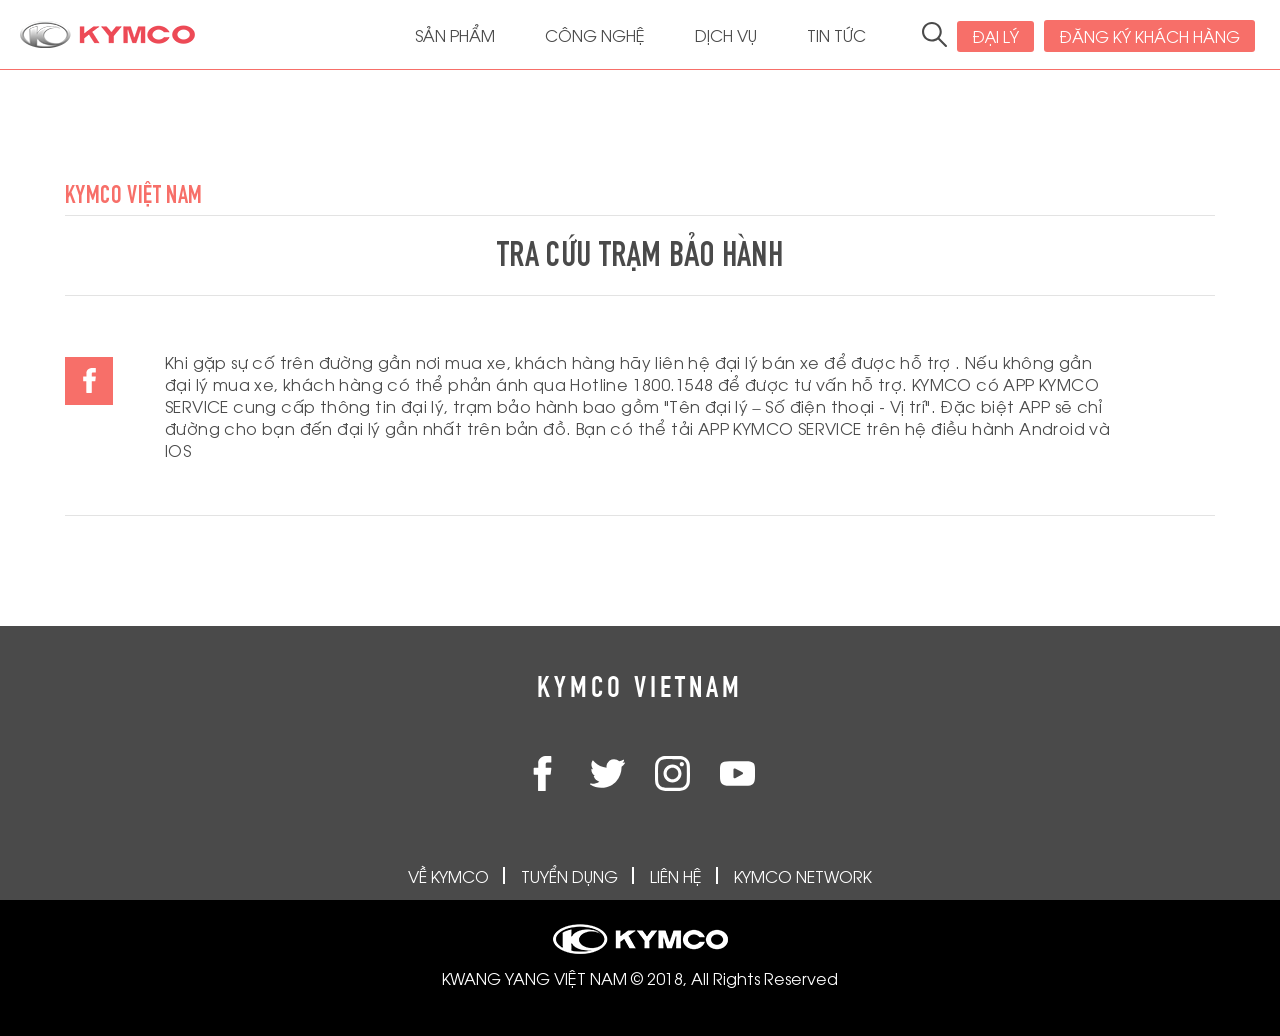
<file: search.html>
<!DOCTYPE html>
<html>

<head>
    <meta charset="UTF-8" />
    <meta name="viewport" content="width=device-width, initial-scale=1.0, maximum-scale=1.0, user-scalable=0" />
    <meta http-equiv="X-UA-Compatible" content="IE=edge,chrome=1" />
    <title>Tra Cứu Trạm Bảo Hành</title>
    <link rel="icon" href="img/icon/icon-ico.ico">
    <meta name="title" content="" />
    <meta name="description" content="" />

    <!-- meta facebook -->
    <meta property="og:locale" content="vi" />
    <meta property="og:type" content="article" />
    <meta property="og:title" content="Kymco Viêt Nam | xe tay ga 50cc chất lượng cao chính hãng" />
    <meta property="og:description" content="" />
    <meta property="og:url" content="" />
    <meta property="og:site_name" content="" />
    <meta property="og:image" content="https://logodix.com/logo/498367.jpg" />

    <link rel="stylesheet" href="dest/style.min.css">
    <link rel="stylesheet" href="dest/fonts.css">
    <link rel="stylesheet" href="dest/stylelibs.min.css">
</head>


<body class="newsArticelpage searchpage">

    <div class="loading">
        <span class="loader"></span>
    </div>

    <header>
        <div class="container-fluid">
            <a class="logo" href="./">
                <img src="img/icon/logo.png" alt="">
            </a>
            <div class="menu">
                <ul>
                    <li><a href="product.html">sản phẩm</a></li>
                    <li><a href="technology.html">công nghệ</a></li>
                    <li><a href="service.html">dịch vụ</a>
                        <div class="sub_menu">
                            <ul>
                                <li><a href="search.html">mã qr tra cứu trạm bảo hành</a></li>
                                <li><a href="mantain.html">bảo dưỡng - sửa xe lưu động</a></li>
                                <li><a href="insurance.html">bảo hành - bảo trì</a></li>
                                <li><a href="faq.html">faq</a></li>
                            </ul>
                        </div>
                    </li>
                    <li><a href="news.html">tin tức</a></li>
                </ul>
            </div>
            <div class="search">
                <div class="search__icon item">
                    <img src="img/icon/search.svg" alt="">
                    <div class="search__icon-d">
                        <input type="text" placeholder="Tìm kiếm...">
                    </div>
                </div>
                <div class="search__dealer item">
                    <a href="#">đại lý</a>
                    <div class="sub_menu">
                        <ul>
                            <li><a href="stores.html">Tra cứu đại lý</a></li>
                            <li><a href="registerStores.html">đăng ký mở đại lý</a></li>
                        </ul>
                    </div>
                </div>
                <div class="search__sign item">
                    <a href="register.html">đăng ký khách hàng</a>
                </div>
            </div>
            <div class="hamburger">
                <div class="hamburger__d">
                    <span></span>
                </div>
            </div>
        </div>
        <div class="menuMobile">
            <ul class="ul-wrap">
                <li><a href="product.html">sản phẩm</a></li>
                <li><a href="technology.html">công nghệ</a></li>
                <li>
                    <div class="text">
                        <a href="javascript:void(0)">
                            <span>dịch vụ</span>
                        </a>
                        <ul class="content">
                            <li><a href="">MÃ QR TRA CỨU TRẠM BẢO HÀNH</a></li>
                            <li><a href="">BẢO DƯỠNG - SỬA XE LƯU ĐỘNG</a></li>
                            <li><a href="">BẢO HÀNH - BẢO TRÌ</a></li>
                            <li><a href="">FAQ</a></li>
                        </ul>
                    </div>
                </li>
                <li><a href="news.html">tin tức</a></li>
                <li>
                    <div class="text">
                        <a href="javascript:void(0)">
                            <span>Đại lý</span>
                        </a>
                        <ul class="content">
                            <li><a href="stores.html">tra cứu đại lý</a></li>
                            <li><a href="registerStores.html">đăng ký mở đại lý</a></li>
                        </ul>
                    </div>
                </li>
                <li><a href="register.html">đăng ký khách hàng</a></li>
            </ul>
        </div>
    </header>

    <main>
        <article class="post">
            <div class="container">
                <div class="post__time">
                    <p>kymco việt nam</p>
                </div>
                <div class="post__title">
                    <h4>TRA CỨU TRẠM BẢO HÀNH
                    </h4>
                </div>
                <div class="post__icon">
                    <li>
                        <a class="img" href="https://www.facebook.com/kymcovn" target="_blank">
                            <svg version="1.1" id="Layer_1" xmlns="http://www.w3.org/2000/svg"
                                xmlns:xlink="http://www.w3.org/1999/xlink" x="0px" y="0px" viewBox="0 0 310 310"
                                style="enable-background:new 0 0 310 310;" xml:space="preserve">
                                <g id="XMLID_834_">
                                    <path id="XMLID_835_" d="M81.703,165.106h33.981V305c0,2.762,2.238,5,5,5h57.616c2.762,0,5-2.238,5-5V165.765h39.064
		c2.54,0,4.677-1.906,4.967-4.429l5.933-51.502c0.163-1.417-0.286-2.836-1.234-3.899c-0.949-1.064-2.307-1.673-3.732-1.673h-44.996
		V71.978c0-9.732,5.24-14.667,15.576-14.667c1.473,0,29.42,0,29.42,0c2.762,0,5-2.239,5-5V5.037c0-2.762-2.238-5-5-5h-40.545
		C187.467,0.023,186.832,0,185.896,0c-7.035,0-31.488,1.381-50.804,19.151c-21.402,19.692-18.427,43.27-17.716,47.358v37.752H81.703
		c-2.762,0-5,2.238-5,5v50.844C76.703,162.867,78.941,165.106,81.703,165.106z" />
                                </g>
                                <g>
                                </g>
                                <g>
                                </g>
                                <g>
                                </g>
                                <g>
                                </g>
                                <g>
                                </g>
                                <g>
                                </g>
                                <g>
                                </g>
                                <g>
                                </g>
                                <g>
                                </g>
                                <g>
                                </g>
                                <g>
                                </g>
                                <g>
                                </g>
                                <g>
                                </g>
                                <g>
                                </g>
                                <g>
                                </g>
                            </svg>
                        </a>
                    </li>
                </div>
                <div class="post__content">
                    <p>Khi gặp sự cố trên đường gần nơi mua xe, khách hàng hãy liên hệ đại lý bán xe để được hỗ trợ .
                        Nếu không gần đại lý mua xe, khách hàng có thể phản ánh qua Hotline 1800.1548 để được tư vấn hỗ
                        trợ.
                        KYMCO có APP KYMCO SERVICE cung cấp thông tin đại lý, trạm bảo hành bao gồm "Tên đại lý – Số
                        điện thoại - Vị trí". Đặc biệt APP sẽ chỉ đường cho bạn đến đại lý gần nhất trên bản đồ. Bạn có
                        thể tải APP KYMCO SERVICE trên hệ điều hành Android và IOS</p>
                </div>
                <div class="post__line"></div>
            </div>
        </article>
    </main>

    <div class="backtoTop">
        <img src="img/icon/backtoTop.svg" alt="">
    </div>
    <footer>
        <div class="footer">
            <div class="container">
                <div class="footer__title">
                    <p>kymco vietnam</p>
                </div>
                <div class="footer__logo">
                    <ul>
                        <li>
                            <svg class="fb" version="1.1" id="Layer_1" xmlns="http://www.w3.org/2000/svg"
                                xmlns:xlink="http://www.w3.org/1999/xlink" x="0px" y="0px" viewBox="0 0 310 310"
                                style="enable-background:new 0 0 310 310;" xml:space="preserve">
                                <g id="XMLID_834_">
                                    <path id="XMLID_835_" d="M81.703,165.106h33.981V305c0,2.762,2.238,5,5,5h57.616c2.762,0,5-2.238,5-5V165.765h39.064
            c2.54,0,4.677-1.906,4.967-4.429l5.933-51.502c0.163-1.417-0.286-2.836-1.234-3.899c-0.949-1.064-2.307-1.673-3.732-1.673h-44.996
            V71.978c0-9.732,5.24-14.667,15.576-14.667c1.473,0,29.42,0,29.42,0c2.762,0,5-2.239,5-5V5.037c0-2.762-2.238-5-5-5h-40.545
            C187.467,0.023,186.832,0,185.896,0c-7.035,0-31.488,1.381-50.804,19.151c-21.402,19.692-18.427,43.27-17.716,47.358v37.752H81.703
            c-2.762,0-5,2.238-5,5v50.844C76.703,162.867,78.941,165.106,81.703,165.106z" />
                                </g>
                                <g>
                                </g>
                                <g>
                                </g>
                                <g>
                                </g>
                                <g>
                                </g>
                                <g>
                                </g>
                                <g>
                                </g>
                                <g>
                                </g>
                                <g>
                                </g>
                                <g>
                                </g>
                                <g>
                                </g>
                                <g>
                                </g>
                                <g>
                                </g>
                                <g>
                                </g>
                                <g>
                                </g>
                                <g>
                                </g>
                            </svg>
                        </li>
                        <li>
                            <svg class="twitter" version="1.1" id="Layer_1" xmlns="http://www.w3.org/2000/svg"
                                xmlns:xlink="http://www.w3.org/1999/xlink" x="0px" y="0px" viewBox="0 0 310 310"
                                style="enable-background:new 0 0 310 310;" xml:space="preserve">
                                <g id="XMLID_826_">
                                    <path id="XMLID_827_" d="M302.973,57.388c-4.87,2.16-9.877,3.983-14.993,5.463c6.057-6.85,10.675-14.91,13.494-23.73
                               c0.632-1.977-0.023-4.141-1.648-5.434c-1.623-1.294-3.878-1.449-5.665-0.39c-10.865,6.444-22.587,11.075-34.878,13.783
                               c-12.381-12.098-29.197-18.983-46.581-18.983c-36.695,0-66.549,29.853-66.549,66.547c0,2.89,0.183,5.764,0.545,8.598
                               C101.163,99.244,58.83,76.863,29.76,41.204c-1.036-1.271-2.632-1.956-4.266-1.825c-1.635,0.128-3.104,1.05-3.93,2.467
                               c-5.896,10.117-9.013,21.688-9.013,33.461c0,16.035,5.725,31.249,15.838,43.137c-3.075-1.065-6.059-2.396-8.907-3.977
                               c-1.529-0.851-3.395-0.838-4.914,0.033c-1.52,0.871-2.473,2.473-2.513,4.224c-0.007,0.295-0.007,0.59-0.007,0.889
                               c0,23.935,12.882,45.484,32.577,57.229c-1.692-0.169-3.383-0.414-5.063-0.735c-1.732-0.331-3.513,0.276-4.681,1.597
                               c-1.17,1.32-1.557,3.16-1.018,4.84c7.29,22.76,26.059,39.501,48.749,44.605c-18.819,11.787-40.34,17.961-62.932,17.961
                               c-4.714,0-9.455-0.277-14.095-0.826c-2.305-0.274-4.509,1.087-5.294,3.279c-0.785,2.193,0.047,4.638,2.008,5.895
                               c29.023,18.609,62.582,28.445,97.047,28.445c67.754,0,110.139-31.95,133.764-58.753c29.46-33.421,46.356-77.658,46.356-121.367
                               c0-1.826-0.028-3.67-0.084-5.508c11.623-8.757,21.63-19.355,29.773-31.536c1.237-1.85,1.103-4.295-0.33-5.998
                               C307.394,57.037,305.009,56.486,302.973,57.388z" />
                                </g>
                                <g>
                                </g>
                                <g>
                                </g>
                                <g>
                                </g>
                                <g>
                                </g>
                                <g>
                                </g>
                                <g>
                                </g>
                                <g>
                                </g>
                                <g>
                                </g>
                                <g>
                                </g>
                                <g>
                                </g>
                                <g>
                                </g>
                                <g>
                                </g>
                                <g>
                                </g>
                                <g>
                                </g>
                                <g>
                                </g>
                            </svg>
                        </li>
                        <li>
                            <svg class="ins" width="32px" height="32px" viewBox="0 0 32 32"
                                xmlns="http://www.w3.org/2000/svg">
                                <path
                                    d="M16 0c-4.349 0-4.891 0.021-6.593 0.093-1.709 0.084-2.865 0.349-3.885 0.745-1.052 0.412-1.948 0.959-2.833 1.849-0.891 0.885-1.443 1.781-1.849 2.833-0.396 1.020-0.661 2.176-0.745 3.885-0.077 1.703-0.093 2.244-0.093 6.593s0.021 4.891 0.093 6.593c0.084 1.704 0.349 2.865 0.745 3.885 0.412 1.052 0.959 1.948 1.849 2.833 0.885 0.891 1.781 1.443 2.833 1.849 1.020 0.391 2.181 0.661 3.885 0.745 1.703 0.077 2.244 0.093 6.593 0.093s4.891-0.021 6.593-0.093c1.704-0.084 2.865-0.355 3.885-0.745 1.052-0.412 1.948-0.959 2.833-1.849 0.891-0.885 1.443-1.776 1.849-2.833 0.391-1.020 0.661-2.181 0.745-3.885 0.077-1.703 0.093-2.244 0.093-6.593s-0.021-4.891-0.093-6.593c-0.084-1.704-0.355-2.871-0.745-3.885-0.412-1.052-0.959-1.948-1.849-2.833-0.885-0.891-1.776-1.443-2.833-1.849-1.020-0.396-2.181-0.661-3.885-0.745-1.703-0.077-2.244-0.093-6.593-0.093zM16 2.88c4.271 0 4.781 0.021 6.469 0.093 1.557 0.073 2.405 0.333 2.968 0.553 0.751 0.291 1.276 0.635 1.844 1.197 0.557 0.557 0.901 1.088 1.192 1.839 0.22 0.563 0.48 1.411 0.553 2.968 0.072 1.688 0.093 2.199 0.093 6.469s-0.021 4.781-0.099 6.469c-0.084 1.557-0.344 2.405-0.563 2.968-0.303 0.751-0.641 1.276-1.199 1.844-0.563 0.557-1.099 0.901-1.844 1.192-0.556 0.22-1.416 0.48-2.979 0.553-1.697 0.072-2.197 0.093-6.479 0.093s-4.781-0.021-6.48-0.099c-1.557-0.084-2.416-0.344-2.979-0.563-0.76-0.303-1.281-0.641-1.839-1.199-0.563-0.563-0.921-1.099-1.197-1.844-0.224-0.556-0.48-1.416-0.563-2.979-0.057-1.677-0.084-2.197-0.084-6.459 0-4.26 0.027-4.781 0.084-6.479 0.083-1.563 0.339-2.421 0.563-2.979 0.276-0.761 0.635-1.281 1.197-1.844 0.557-0.557 1.079-0.917 1.839-1.199 0.563-0.219 1.401-0.479 2.964-0.557 1.697-0.061 2.197-0.083 6.473-0.083zM16 7.787c-4.541 0-8.213 3.677-8.213 8.213 0 4.541 3.677 8.213 8.213 8.213 4.541 0 8.213-3.677 8.213-8.213 0-4.541-3.677-8.213-8.213-8.213zM16 21.333c-2.948 0-5.333-2.385-5.333-5.333s2.385-5.333 5.333-5.333c2.948 0 5.333 2.385 5.333 5.333s-2.385 5.333-5.333 5.333zM26.464 7.459c0 1.063-0.865 1.921-1.923 1.921-1.063 0-1.921-0.859-1.921-1.921 0-1.057 0.864-1.917 1.921-1.917s1.923 0.86 1.923 1.917z" />
                            </svg>
                        </li>
                        <li>
                            <svg class="youtube" version="1.1" id="Layer_1" xmlns="http://www.w3.org/2000/svg"
                                xmlns:xlink="http://www.w3.org/1999/xlink" x="0px" y="0px" viewBox="0 0 310 310"
                                style="enable-background:new 0 0 310 310;" xml:space="preserve">
                                <g id="XMLID_822_">
                                    <path id="XMLID_823_" d="M297.917,64.645c-11.19-13.302-31.85-18.728-71.306-18.728H83.386c-40.359,0-61.369,5.776-72.517,19.938
            C0,79.663,0,100.008,0,128.166v53.669c0,54.551,12.896,82.248,83.386,82.248h143.226c34.216,0,53.176-4.788,65.442-16.527
            C304.633,235.518,310,215.863,310,181.835v-53.669C310,98.471,309.159,78.006,297.917,64.645z M199.021,162.41l-65.038,33.991
            c-1.454,0.76-3.044,1.137-4.632,1.137c-1.798,0-3.592-0.484-5.181-1.446c-2.992-1.813-4.819-5.056-4.819-8.554v-67.764
            c0-3.492,1.822-6.732,4.808-8.546c2.987-1.814,6.702-1.938,9.801-0.328l65.038,33.772c3.309,1.718,5.387,5.134,5.392,8.861
            C204.394,157.263,202.325,160.684,199.021,162.41z" />
                                </g>
                                <g>
                                </g>
                                <g>
                                </g>
                                <g>
                                </g>
                                <g>
                                </g>
                                <g>
                                </g>
                                <g>
                                </g>
                                <g>
                                </g>
                                <g>
                                </g>
                                <g>
                                </g>
                                <g>
                                </g>
                                <g>
                                </g>
                                <g>
                                </g>
                                <g>
                                </g>
                                <g>
                                </g>
                                <g>
                                </g>
                            </svg>
                        </li>
                    </ul>
                </div>
                <div class="footer__text">
                    <ul>
                        <li class="line"><a href="">về kymco</a></li>
                        <li class="line"><a href="recruitment.html">tuyển dụng</a></li>
                        <li class="line"><a href="contact.html">liên hệ</a></li>
                        <li class="li1"><a href="">kymco network</a></li>
                    </ul>
                    <img src="img/icon/logo-footer.png" alt="">
                    <p>KWANG YANG VIỆT NAM © 2018, All Rights Reserved</p>
                </div>
            </div>
        </div>
    </footer>





    <script type="text/javascript" src="dest/jsmain.min.js"></script>
    <script type="text/javascript" src="dest/main.js"></script>

</body>

</html>
</file>
<file: dest/fonts.css>
/* FONT FACE - font-display: fallback; */

/* VÍ DỤ - tuỳ chỉnh theo từng dự án*/

@font-face {
    font-family: "SE";
    src: url("../fonts/SFUDINEngAlt.woff2") format("woff2"),
        url("../fonts/SFUDINEngAlt.woff") format("woff");
    font-weight: normal;
    font-style: normal;
    font-display: fallback;
}
@font-face {
    font-family: "SL";
    src: url("../fonts/SFUDINLight.woff2") format("woff2"),
        url("../fonts/SFUDINLight.woff") format("woff");
    font-weight: 300;
    font-style: normal;
    font-display: fallback;
}
@font-face {
    font-family: "U";
    src: url("../fonts/UTMAvo.woff2") format("woff2"),
        url("../fonts/UTMAvo.woff") format("woff");
    font-weight: normal;
    font-style: normal;
    font-display: fallback;
}
@font-face {
    font-family: "UB";
    src: url("../fonts/UTMAvoBold.woff2") format("woff2"),
        url("../fonts/UTMAvoBold.woff") format("woff");
    font-weight: bold;
    font-style: normal;
    font-display: fallback;
}

@font-face {
    font-family: 'DB';
    src: url('../fonts/DINCondensed-Bold.woff2') format('woff2'),
        url('../fonts/DINCondensed-Bold.woff') format('woff');
    font-weight: bold;
    font-style: normal;
    font-display: fallback;
  }

  @font-face {
    font-family: 'SA';
    src: url('../fonts/SVN-Avobold.woff2') format('woff2'),
        url('../fonts/SVN-Avobold.woff') format('woff');
    font-weight: bold;
    font-style: normal;
    font-display: fallback;
  }
</file>
<file: dest/style.min.css>
html,body,div,span,applet,object,iframe,h1,h2,h3,h4,h5,h6,p,blockquote,pre,a,abbr,acronym,address,big,cite,code,del,dfn,em,img,ins,kbd,q,s,samp,small,strike,strong,sub,sup,tt,var,b,u,i,center,dl,dt,dd,ol,ul,li,fieldset,form,label,legend,table,caption,tbody,tfoot,thead,tr,th,td,article,aside,canvas,details,embed,figure,figcaption,footer,header,hgroup,menu,nav,output,ruby,section,summary,time,mark,audio,video{margin:0;padding:0;border:0;font-size:100%;font:inherit;vertical-align:baseline}article,aside,details,figcaption,figure,footer,header,hgroup,menu,nav,section{display:block}body{line-height:1}ol,li,ul{list-style:none}blockquote,q{quotes:none}blockquote:before,blockquote:after,q:before,q:after{content:"";content:none}table{border-collapse:collapse;border-spacing:0}*::before,*::after{box-sizing:inherit}/*! normalize.css v8.0.1 | MIT License | github.com/necolas/normalize.css */html{line-height:1.15;-webkit-text-size-adjust:100%}hr{box-sizing:content-box;height:0;overflow:visible}pre{font-family:monospace, monospace;font-size:1em}a{background-color:transparent}abbr[title]{border-bottom:none;text-decoration:underline;text-decoration:underline dotted}b,strong{font-weight:bolder}code,kbd,samp{font-family:monospace, monospace;font-size:1em}small{font-size:80%}sub,sup{font-size:75%;line-height:0;position:relative;vertical-align:baseline}sub{bottom:-0.25em}sup{top:-0.5em}img{border-style:none}button,input,optgroup,select,textarea{font-family:inherit;font-size:100%;line-height:1.15;margin:0}button,input{overflow:visible}button,select{text-transform:none}button,[type="button"],[type="reset"],[type="submit"]{-webkit-appearance:button}button::-moz-focus-inner,[type="button"]::-moz-focus-inner,[type="reset"]::-moz-focus-inner,[type="submit"]::-moz-focus-inner{border-style:none;padding:0}button:-moz-focusring,[type="button"]:-moz-focusring,[type="reset"]:-moz-focusring,[type="submit"]:-moz-focusring{outline:1px dotted ButtonText}fieldset{padding:0.35em 0.75em 0.625em}legend{box-sizing:border-box;color:inherit;display:table;max-width:100%;padding:0;white-space:normal}progress{vertical-align:baseline}textarea{overflow:auto}[type="checkbox"],[type="radio"]{box-sizing:border-box;padding:0}[type="number"]::-webkit-inner-spin-button,[type="number"]::-webkit-outer-spin-button{height:auto}[type="search"]{-webkit-appearance:textfield;outline-offset:-2px}[type="search"]::-webkit-search-decoration{-webkit-appearance:none}::-webkit-file-upload-button{-webkit-appearance:button;font:inherit}details{display:block}summary{display:list-item}template{display:none}[hidden]{display:none}.--black{background:#000}.--green{background:#617941}.--red{background:#f4352c}:root{--textBig-fs: 22rem;--h1-fs: 8rem;--h2-fs: 6rem;--h3-fs: 5rem;--h4-fs: 3.5rem;--body14-fs: 1.4rem;--body16-fs: 1.6rem;--body18-fs: 1.8rem;--body20-fs: 2rem;--body22-fs: 2.2rem;--body25-fs: 2.5rem;--body30-fs:3rem;--body35-fs:3.5rem;--body40-fs:4rem;--body48-fs:4.8rem;--paging-fs: 7.3rem;--paging-small-fs: 4.8rem;--gap: 50px}@media (max-width: 991px){:root{--h1-fs: 7rem;--textBig-fs: 18rem;--h2-fs: 5rem;--h4-fs: 3rem;--body14-fs: 1.2rem;--body16-fs: 1.4rem;--body18-fs: 1.6rem;--body20-fs: 1.8rem;--body22-fs: 2rem;--body25-fs: 2.3rem;--body30-fs: 2.8rem;--body35-fs:3.3rem;--body48-fs:3.8rem;--gap: 30px}}@media (max-width: 767px){:root{--textBig-fs: 10rem;--body48-fs:2.8rem;--paging-fs: 5.3rem;--paging-small-fs: 2.8rem;--h1-fs: 6rem;--h2-fs: 4rem;--h4-fs: 2.5rem;--body16-fs: 1.2rem;--body14-fs: 1rem;--body18-fs: 1.4rem;--body22-fs: 1.8rem;--body20-fs: 1.6rem;--body25-fs: 2.1rem;--body30-fs: 2.6rem;--body35-fs:3rem;--gap: 30px}}@-ms-viewport{width:device-width}*{-webkit-font-smoothing:antialiased;-moz-osx-font-smoothing:grayscale;-webkit-font-smoothing:antialiased;-moz-osx-font-smoothing:grayscale;text-rendering:optimizeLegibility;box-sizing:border-box}img{-webkit-user-drag:none;-khtml-user-drag:none;-moz-user-drag:none;-o-user-drag:none;user-drag:none}html{font-size:62.5%}body{width:100%;max-width:100%;margin:auto;font-size:var(--body22-fs);font-family:"U";color:#000;text-transform:none;background:#fff;position:relative}body::-webkit-scrollbar{width:4px}body::-webkit-scrollbar-track{background:#ddd;border-radius:5px}body::-webkit-scrollbar-thumb{background:#f4352c;border-radius:5px}body .container-fluid{width:100%;padding-right:var(--gap);padding-left:var(--gap);margin-right:auto;margin-left:auto}@media screen and (max-width: 767px){body .container-fluid{padding-right:calc(var(--gap) / 2);padding-left:calc(var(--gap) / 2)}}body .container{width:100%;padding-right:calc(var(--gap) / 2);padding-left:calc(var(--gap) / 2);margin-right:auto;margin-left:auto}@media (min-width: 576px){body .container{max-width:540px}}@media (min-width: 768px){body .container{max-width:720px}}@media (min-width: 992px){body .container{max-width:960px}}@media (min-width: 1200px){body .container{max-width:1200px}}body .mainwrapper{width:100%;margin:auto;opacity:1;pointer-events:auto;visibility:visible}main{padding-top:70px}@media screen and (max-width: 991px){main{padding-top:65px}}@media screen and (max-width: 767px){main{padding-top:60px}}.titleH2 h2{font-size:var(--h2-fs);font-family:"SE";line-height:initial;color:#000;text-transform:uppercase;letter-spacing:0.4px}.titleH2 p{font-size:var(--body22-fs);font-family:"U";line-height:initial;color:#000;text-transform:none}.btn{position:relative;cursor:pointer;display:inline-block;padding:15px 50px;border-radius:30px;background-clip:padding-box;background:#f4352c;transition:all 0.4s;-webkit-transition:all 0.4s;-moz-transition:all 0.4s;-ms-transition:all 0.4s;-o-transition:all 0.4s}.btn span{font-size:var(--body25-fs);font-family:"SE";color:#fff;text-transform:uppercase}.btn:hover{background:#d12922;transition:all 0.4s;-webkit-transition:all 0.4s;-moz-transition:all 0.4s;-ms-transition:all 0.4s;-o-transition:all 0.4s}@media screen and (max-width: 767px){.btn{padding:15px 30px}}img{max-width:100%;height:auto;-webkit-user-select:none;-khtml-user-select:none;-moz-user-select:none;-o-user-select:none;user-select:none}img.--center{margin:0 auto;display:block}a{text-decoration:none}.--white-cl{color:#fff}.--black-cl{color:#000}.heading{font-family:'U'}.heading.--h1{font-size:var(--textBig-fs);font-family:"DB";color:#fff;text-transform:uppercase;opacity:0.15;transform:translateX(-5%);-webkit-transform:translateX(-5%);-moz-transform:translateX(-5%);-ms-transform:translateX(-5%);-o-transform:translateX(-5%)}.heading.--h2{font-size:var(--h2-fs);font-family:"SE";line-height:initial;color:#000;text-transform:uppercase;letter-spacing:0.4px}.heading.--h3{font-size:var(--h3-fs);font-family:"SE";line-height:initial;color:#000;text-transform:uppercase;letter-spacing:0.4px}.heading.--h4{font-size:var(--h4-fs);font-family:"DB";line-height:initial;color:#000;text-transform:uppercase;letter-spacing:0.4px}.backtoTop{position:fixed;right:30px;top:50%;cursor:pointer;opacity:0;transition:all 0.3s;-webkit-transition:all 0.3s;-moz-transition:all 0.3s;-ms-transition:all 0.3s;-o-transition:all 0.3s;pointer-events:none;z-index:1111}/*! Flickity v2.2.2
https://flickity.metafizzy.co
---------------------------------------------- */.flickity-enabled{position:relative}.flickity-enabled:focus{outline:none}.flickity-viewport{overflow:hidden;position:relative;height:100%}.flickity-slider{position:absolute;width:100%;height:100%}.flickity-enabled.is-draggable{-webkit-tap-highlight-color:transparent;-webkit-user-select:none;-moz-user-select:none;-ms-user-select:none;user-select:none}.flickity-enabled.is-draggable .flickity-viewport{cursor:move;cursor:-webkit-grab;cursor:grab}.flickity-enabled.is-draggable .flickity-viewport.is-pointer-down{cursor:-webkit-grabbing;cursor:grabbing}.flickity-button{position:absolute;background:rgba(255,255,255,0.75);border:none;color:#333}.flickity-button:hover{background:white;cursor:pointer}.flickity-button:focus{outline:none;box-shadow:0 0 0 5px #19F}.flickity-button:active{opacity:0.6}.flickity-button:disabled{opacity:0.3;cursor:auto;pointer-events:none}.flickity-button-icon{fill:currentColor}.flickity-prev-next-button{top:50%;width:44px;height:44px;border-radius:50%;transform:translateY(-50%)}.flickity-prev-next-button.previous{left:10px}.flickity-prev-next-button.next{right:10px}.flickity-rtl .flickity-prev-next-button.previous{left:auto;right:10px}.flickity-rtl .flickity-prev-next-button.next{right:auto;left:10px}.flickity-prev-next-button .flickity-button-icon{position:absolute;left:20%;top:20%;width:60%;height:60%}.flickity-page-dots{position:absolute;width:100%;bottom:-25px;padding:0;margin:0;list-style:none;text-align:center;line-height:1}.flickity-rtl .flickity-page-dots{direction:rtl}.flickity-page-dots .dot{display:inline-block;width:10px;height:10px;margin:0 8px;background:#333;border-radius:50%;opacity:0.25;cursor:pointer}.flickity-page-dots .dot.is-selected{opacity:1}.loading{position:fixed;display:flex;width:100%;height:100vh;background-color:#ffff;z-index:2000}.loader{color:#f4352c;font-size:10px;width:1em;height:1em;border-radius:50%;position:relative;text-indent:-9999em;animation:mulShdSpin 1.3s infinite linear;transform:translateZ(0);top:50%;left:50%;transform:translate(-50%, -50%);-webkit-transform:translate(-50%, -50%);-moz-transform:translate(-50%, -50%);-ms-transform:translate(-50%, -50%);-o-transform:translate(-50%, -50%);position:absolute}@keyframes mulShdSpin{0%,
      100%{box-shadow:0 -3em 0 0.2em, 2em -2em 0 0em, 3em 0 0 -1em,  2em 2em 0 -1em, 0 3em 0 -1em,  -2em 2em 0 -1em, -3em 0 0 -1em,  -2em -2em 0 0}12.5%{box-shadow:0 -3em 0 0, 2em -2em 0 0.2em, 3em 0 0 0, 2em 2em 0 -1em, 0 3em 0 -1em,  -2em 2em 0 -1em, -3em 0 0 -1em,  -2em -2em 0 -1em}25%{box-shadow:0 -3em 0 -0.5em, 2em -2em 0 0, 3em 0 0 0.2em,  2em 2em 0 0, 0 3em 0 -1em,  -2em 2em 0 -1em, -3em 0 0 -1em,  -2em -2em 0 -1em}37.5%{box-shadow:0 -3em 0 -1em, 2em -2em 0 -1em, 3em 0em 0 0, 2em 2em 0 0.2em, 0 3em 0 0em, -2em 2em 0 -1em, -3em 0em 0 -1em, -2em -2em 0 -1em}50%{box-shadow:0 -3em 0 -1em, 2em -2em 0 -1em, 3em 0 0 -1em, 2em 2em 0 0em, 0 3em 0 0.2em, -2em 2em 0 0, -3em 0em 0 -1em, -2em -2em 0 -1em}62.5%{box-shadow:0 -3em 0 -1em, 2em -2em 0 -1em, 3em 0 0 -1em, 2em 2em 0 -1em, 0 3em 0 0, -2em 2em 0 0.2em, -3em 0 0 0, -2em -2em 0 -1em}75%{box-shadow:0em -3em 0 -1em, 2em -2em 0 -1em, 3em 0em 0 -1em, 2em 2em 0 -1em, 0 3em 0 -1em,  -2em 2em 0 0, -3em 0em 0 0.2em, -2em -2em 0 0}87.5%{box-shadow:0em -3em 0 0, 2em -2em 0 -1em, 3em 0 0 -1em, 2em 2em 0 -1em, 0 3em 0 -1em,  -2em 2em 0 0, -3em 0em 0 0, -2em -2em 0 0.2em}}.col-1,.col-2,.col-3,.col-4,.col-5,.col-6,.col-7,.col-8,.col-9,.col-10,.col-11,.col-12,.col,.col-auto,.col-sm-1,.col-sm-2,.col-sm-3,.col-sm-4,.col-sm-5,.col-sm-6,.col-sm-7,.col-sm-8,.col-sm-9,.col-sm-10,.col-sm-11,.col-sm-12,.col-sm,.col-sm-auto,.col-md-1,.col-md-2,.col-md-3,.col-md-4,.col-md-5,.col-md-6,.col-md-7,.col-md-8,.col-md-9,.col-md-10,.col-md-11,.col-md-12,.col-md,.col-md-auto,.col-lg-1,.col-lg-2,.col-lg-3,.col-lg-4,.col-lg-5,.col-lg-6,.col-lg-7,.col-lg-8,.col-lg-9,.col-lg-10,.col-lg-11,.col-lg-12,.col-lg,.col-lg-auto,.col-xl-1,.col-xl-2,.col-xl-3,.col-xl-4,.col-xl-5,.col-xl-6,.col-xl-7,.col-xl-8,.col-xl-9,.col-xl-10,.col-xl-11,.col-xl-12,.col-xl,.col-xl-auto{position:relative;width:100%;min-height:1px;padding-right:15px;padding-left:15px}.row{display:-webkit-box;display:-ms-flexbox;display:flex;-ms-flex-wrap:wrap;flex-wrap:wrap;margin-right:-15px;margin-left:-15px}.col{-ms-flex-preferred-size:0;flex-basis:0;-webkit-box-flex:1;-ms-flex-positive:1;flex-grow:1;max-width:100%}.no-gutters{margin-right:0;margin-left:0}.no-gap>.col,.no-gap>[class*="col-"]{padding-right:0;padding-left:0}.col-auto{-webkit-box-flex:0;-ms-flex:0 0 auto;flex:0 0 auto;width:auto;max-width:none}.col-1{-webkit-box-flex:0;-ms-flex:0 0 8.333333%;flex:0 0 8.333333%;max-width:8.333333%}.col-2{-webkit-box-flex:0;-ms-flex:0 0 16.666667%;flex:0 0 16.666667%;max-width:16.666667%}.col-3{-webkit-box-flex:0;-ms-flex:0 0 25%;flex:0 0 25%;max-width:25%}.col-4{-webkit-box-flex:0;-ms-flex:0 0 33.333333%;flex:0 0 33.333333%;max-width:33.333333%}.col-5{-webkit-box-flex:0;-ms-flex:0 0 41.666667%;flex:0 0 41.666667%;max-width:41.666667%}.col-6{-webkit-box-flex:0;-ms-flex:0 0 50%;flex:0 0 50%;max-width:50%}.col-7{-webkit-box-flex:0;-ms-flex:0 0 58.333333%;flex:0 0 58.333333%;max-width:58.333333%}.col-8{-webkit-box-flex:0;-ms-flex:0 0 66.666667%;flex:0 0 66.666667%;max-width:66.666667%}.col-9{-webkit-box-flex:0;-ms-flex:0 0 75%;flex:0 0 75%;max-width:75%}.col-10{-webkit-box-flex:0;-ms-flex:0 0 83.333333%;flex:0 0 83.333333%;max-width:83.333333%}.col-11{-webkit-box-flex:0;-ms-flex:0 0 91.666667%;flex:0 0 91.666667%;max-width:91.666667%}.col-12{-webkit-box-flex:0;-ms-flex:0 0 100%;flex:0 0 100%;max-width:100%}.order-first{-webkit-box-ordinal-group:0;-ms-flex-order:-1;order:-1}.order-last{-webkit-box-ordinal-group:14;-ms-flex-order:13;order:13}.order-0{-webkit-box-ordinal-group:1;-ms-flex-order:0;order:0}.order-1{-webkit-box-ordinal-group:2;-ms-flex-order:1;order:1}.order-2{-webkit-box-ordinal-group:3;-ms-flex-order:2;order:2}.order-3{-webkit-box-ordinal-group:4;-ms-flex-order:3;order:3}.order-4{-webkit-box-ordinal-group:5;-ms-flex-order:4;order:4}.order-5{-webkit-box-ordinal-group:6;-ms-flex-order:5;order:5}.order-6{-webkit-box-ordinal-group:7;-ms-flex-order:6;order:6}.order-7{-webkit-box-ordinal-group:8;-ms-flex-order:7;order:7}.order-8{-webkit-box-ordinal-group:9;-ms-flex-order:8;order:8}.order-9{-webkit-box-ordinal-group:10;-ms-flex-order:9;order:9}.order-10{-webkit-box-ordinal-group:11;-ms-flex-order:10;order:10}.order-11{-webkit-box-ordinal-group:12;-ms-flex-order:11;order:11}.order-12{-webkit-box-ordinal-group:13;-ms-flex-order:12;order:12}.offset-1{margin-left:8.333333%}.offset-2{margin-left:16.666667%}.offset-3{margin-left:25%}.offset-4{margin-left:33.333333%}.offset-5{margin-left:41.666667%}.offset-6{margin-left:50%}.offset-7{margin-left:58.333333%}.offset-8{margin-left:66.666667%}.offset-9{margin-left:75%}.offset-10{margin-left:83.333333%}.offset-11{margin-left:91.666667%}@media (min-width: 576px){.col-sm{-ms-flex-preferred-size:0;flex-basis:0;-webkit-box-flex:1;-ms-flex-positive:1;flex-grow:1;max-width:100%}.col-sm-auto{-webkit-box-flex:0;-ms-flex:0 0 auto;flex:0 0 auto;width:auto;max-width:none}.col-sm-1{-webkit-box-flex:0;-ms-flex:0 0 8.333333%;flex:0 0 8.333333%;max-width:8.333333%}.col-sm-2{-webkit-box-flex:0;-ms-flex:0 0 16.666667%;flex:0 0 16.666667%;max-width:16.666667%}.col-sm-3{-webkit-box-flex:0;-ms-flex:0 0 25%;flex:0 0 25%;max-width:25%}.col-sm-4{-webkit-box-flex:0;-ms-flex:0 0 33.333333%;flex:0 0 33.333333%;max-width:33.333333%}.col-sm-5{-webkit-box-flex:0;-ms-flex:0 0 41.666667%;flex:0 0 41.666667%;max-width:41.666667%}.col-sm-6{-webkit-box-flex:0;-ms-flex:0 0 50%;flex:0 0 50%;max-width:50%}.col-sm-7{-webkit-box-flex:0;-ms-flex:0 0 58.333333%;flex:0 0 58.333333%;max-width:58.333333%}.col-sm-8{-webkit-box-flex:0;-ms-flex:0 0 66.666667%;flex:0 0 66.666667%;max-width:66.666667%}.col-sm-9{-webkit-box-flex:0;-ms-flex:0 0 75%;flex:0 0 75%;max-width:75%}.col-sm-10{-webkit-box-flex:0;-ms-flex:0 0 83.333333%;flex:0 0 83.333333%;max-width:83.333333%}.col-sm-11{-webkit-box-flex:0;-ms-flex:0 0 91.666667%;flex:0 0 91.666667%;max-width:91.666667%}.col-sm-12{-webkit-box-flex:0;-ms-flex:0 0 100%;flex:0 0 100%;max-width:100%}.order-sm-first{-webkit-box-ordinal-group:0;-ms-flex-order:-1;order:-1}.order-sm-last{-webkit-box-ordinal-group:14;-ms-flex-order:13;order:13}.order-sm-0{-webkit-box-ordinal-group:1;-ms-flex-order:0;order:0}.order-sm-1{-webkit-box-ordinal-group:2;-ms-flex-order:1;order:1}.order-sm-2{-webkit-box-ordinal-group:3;-ms-flex-order:2;order:2}.order-sm-3{-webkit-box-ordinal-group:4;-ms-flex-order:3;order:3}.order-sm-4{-webkit-box-ordinal-group:5;-ms-flex-order:4;order:4}.order-sm-5{-webkit-box-ordinal-group:6;-ms-flex-order:5;order:5}.order-sm-6{-webkit-box-ordinal-group:7;-ms-flex-order:6;order:6}.order-sm-7{-webkit-box-ordinal-group:8;-ms-flex-order:7;order:7}.order-sm-8{-webkit-box-ordinal-group:9;-ms-flex-order:8;order:8}.order-sm-9{-webkit-box-ordinal-group:10;-ms-flex-order:9;order:9}.order-sm-10{-webkit-box-ordinal-group:11;-ms-flex-order:10;order:10}.order-sm-11{-webkit-box-ordinal-group:12;-ms-flex-order:11;order:11}.order-sm-12{-webkit-box-ordinal-group:13;-ms-flex-order:12;order:12}.offset-sm-0{margin-left:0}.offset-sm-1{margin-left:8.333333%}.offset-sm-2{margin-left:16.666667%}.offset-sm-3{margin-left:25%}.offset-sm-4{margin-left:33.333333%}.offset-sm-5{margin-left:41.666667%}.offset-sm-6{margin-left:50%}.offset-sm-7{margin-left:58.333333%}.offset-sm-8{margin-left:66.666667%}.offset-sm-9{margin-left:75%}.offset-sm-10{margin-left:83.333333%}.offset-sm-11{margin-left:91.666667%}}@media (min-width: 768px){.col-md{-ms-flex-preferred-size:0;flex-basis:0;-webkit-box-flex:1;-ms-flex-positive:1;flex-grow:1;max-width:100%}.col-md-auto{-webkit-box-flex:0;-ms-flex:0 0 auto;flex:0 0 auto;width:auto;max-width:none}.col-md-1{-webkit-box-flex:0;-ms-flex:0 0 8.333333%;flex:0 0 8.333333%;max-width:8.333333%}.col-md-2{-webkit-box-flex:0;-ms-flex:0 0 16.666667%;flex:0 0 16.666667%;max-width:16.666667%}.col-md-3{-webkit-box-flex:0;-ms-flex:0 0 25%;flex:0 0 25%;max-width:25%}.col-md-4{-webkit-box-flex:0;-ms-flex:0 0 33.333333%;flex:0 0 33.333333%;max-width:33.333333%}.col-md-5{-webkit-box-flex:0;-ms-flex:0 0 41.666667%;flex:0 0 41.666667%;max-width:41.666667%}.col-md-6{-webkit-box-flex:0;-ms-flex:0 0 50%;flex:0 0 50%;max-width:50%}.col-md-7{-webkit-box-flex:0;-ms-flex:0 0 58.333333%;flex:0 0 58.333333%;max-width:58.333333%}.col-md-8{-webkit-box-flex:0;-ms-flex:0 0 66.666667%;flex:0 0 66.666667%;max-width:66.666667%}.col-md-9{-webkit-box-flex:0;-ms-flex:0 0 75%;flex:0 0 75%;max-width:75%}.col-md-10{-webkit-box-flex:0;-ms-flex:0 0 83.333333%;flex:0 0 83.333333%;max-width:83.333333%}.col-md-11{-webkit-box-flex:0;-ms-flex:0 0 91.666667%;flex:0 0 91.666667%;max-width:91.666667%}.col-md-12{-webkit-box-flex:0;-ms-flex:0 0 100%;flex:0 0 100%;max-width:100%}.order-md-first{-webkit-box-ordinal-group:0;-ms-flex-order:-1;order:-1}.order-md-last{-webkit-box-ordinal-group:14;-ms-flex-order:13;order:13}.order-md-0{-webkit-box-ordinal-group:1;-ms-flex-order:0;order:0}.order-md-1{-webkit-box-ordinal-group:2;-ms-flex-order:1;order:1}.order-md-2{-webkit-box-ordinal-group:3;-ms-flex-order:2;order:2}.order-md-3{-webkit-box-ordinal-group:4;-ms-flex-order:3;order:3}.order-md-4{-webkit-box-ordinal-group:5;-ms-flex-order:4;order:4}.order-md-5{-webkit-box-ordinal-group:6;-ms-flex-order:5;order:5}.order-md-6{-webkit-box-ordinal-group:7;-ms-flex-order:6;order:6}.order-md-7{-webkit-box-ordinal-group:8;-ms-flex-order:7;order:7}.order-md-8{-webkit-box-ordinal-group:9;-ms-flex-order:8;order:8}.order-md-9{-webkit-box-ordinal-group:10;-ms-flex-order:9;order:9}.order-md-10{-webkit-box-ordinal-group:11;-ms-flex-order:10;order:10}.order-md-11{-webkit-box-ordinal-group:12;-ms-flex-order:11;order:11}.order-md-12{-webkit-box-ordinal-group:13;-ms-flex-order:12;order:12}.offset-md-0{margin-left:0}.offset-md-1{margin-left:8.333333%}.offset-md-2{margin-left:16.666667%}.offset-md-3{margin-left:25%}.offset-md-4{margin-left:33.333333%}.offset-md-5{margin-left:41.666667%}.offset-md-6{margin-left:50%}.offset-md-7{margin-left:58.333333%}.offset-md-8{margin-left:66.666667%}.offset-md-9{margin-left:75%}.offset-md-10{margin-left:83.333333%}.offset-md-11{margin-left:91.666667%}}@media (min-width: 992px){.col-lg{-ms-flex-preferred-size:0;flex-basis:0;-webkit-box-flex:1;-ms-flex-positive:1;flex-grow:1;max-width:100%}.col-lg-auto{-webkit-box-flex:0;-ms-flex:0 0 auto;flex:0 0 auto;width:auto;max-width:none}.col-lg-1{-webkit-box-flex:0;-ms-flex:0 0 8.333333%;flex:0 0 8.333333%;max-width:8.333333%}.col-lg-2{-webkit-box-flex:0;-ms-flex:0 0 16.666667%;flex:0 0 16.666667%;max-width:16.666667%}.col-lg-3{-webkit-box-flex:0;-ms-flex:0 0 25%;flex:0 0 25%;max-width:25%}.col-lg-4{-webkit-box-flex:0;-ms-flex:0 0 33.333333%;flex:0 0 33.333333%;max-width:33.333333%}.col-lg-5{-webkit-box-flex:0;-ms-flex:0 0 41.666667%;flex:0 0 41.666667%;max-width:41.666667%}.col-lg-6{-webkit-box-flex:0;-ms-flex:0 0 50%;flex:0 0 50%;max-width:50%}.col-lg-7{-webkit-box-flex:0;-ms-flex:0 0 58.333333%;flex:0 0 58.333333%;max-width:58.333333%}.col-lg-8{-webkit-box-flex:0;-ms-flex:0 0 66.666667%;flex:0 0 66.666667%;max-width:66.666667%}.col-lg-9{-webkit-box-flex:0;-ms-flex:0 0 75%;flex:0 0 75%;max-width:75%}.col-lg-10{-webkit-box-flex:0;-ms-flex:0 0 83.333333%;flex:0 0 83.333333%;max-width:83.333333%}.col-lg-11{-webkit-box-flex:0;-ms-flex:0 0 91.666667%;flex:0 0 91.666667%;max-width:91.666667%}.col-lg-12{-webkit-box-flex:0;-ms-flex:0 0 100%;flex:0 0 100%;max-width:100%}.order-lg-first{-webkit-box-ordinal-group:0;-ms-flex-order:-1;order:-1}.order-lg-last{-webkit-box-ordinal-group:14;-ms-flex-order:13;order:13}.order-lg-0{-webkit-box-ordinal-group:1;-ms-flex-order:0;order:0}.order-lg-1{-webkit-box-ordinal-group:2;-ms-flex-order:1;order:1}.order-lg-2{-webkit-box-ordinal-group:3;-ms-flex-order:2;order:2}.order-lg-3{-webkit-box-ordinal-group:4;-ms-flex-order:3;order:3}.order-lg-4{-webkit-box-ordinal-group:5;-ms-flex-order:4;order:4}.order-lg-5{-webkit-box-ordinal-group:6;-ms-flex-order:5;order:5}.order-lg-6{-webkit-box-ordinal-group:7;-ms-flex-order:6;order:6}.order-lg-7{-webkit-box-ordinal-group:8;-ms-flex-order:7;order:7}.order-lg-8{-webkit-box-ordinal-group:9;-ms-flex-order:8;order:8}.order-lg-9{-webkit-box-ordinal-group:10;-ms-flex-order:9;order:9}.order-lg-10{-webkit-box-ordinal-group:11;-ms-flex-order:10;order:10}.order-lg-11{-webkit-box-ordinal-group:12;-ms-flex-order:11;order:11}.order-lg-12{-webkit-box-ordinal-group:13;-ms-flex-order:12;order:12}.offset-lg-0{margin-left:0}.offset-lg-1{margin-left:8.333333%}.offset-lg-2{margin-left:16.666667%}.offset-lg-3{margin-left:25%}.offset-lg-4{margin-left:33.333333%}.offset-lg-5{margin-left:41.666667%}.offset-lg-6{margin-left:50%}.offset-lg-7{margin-left:58.333333%}.offset-lg-8{margin-left:66.666667%}.offset-lg-9{margin-left:75%}.offset-lg-10{margin-left:83.333333%}.offset-lg-11{margin-left:91.666667%}}@media (min-width: 1200px){.col-xl{-ms-flex-preferred-size:0;flex-basis:0;-webkit-box-flex:1;-ms-flex-positive:1;flex-grow:1;max-width:100%}.col-xl-auto{-webkit-box-flex:0;-ms-flex:0 0 auto;flex:0 0 auto;width:auto;max-width:none}.col-xl-1{-webkit-box-flex:0;-ms-flex:0 0 8.333333%;flex:0 0 8.333333%;max-width:8.333333%}.col-xl-2{-webkit-box-flex:0;-ms-flex:0 0 16.666667%;flex:0 0 16.666667%;max-width:16.666667%}.col-xl-3{-webkit-box-flex:0;-ms-flex:0 0 25%;flex:0 0 25%;max-width:25%}.col-xl-4{-webkit-box-flex:0;-ms-flex:0 0 33.333333%;flex:0 0 33.333333%;max-width:33.333333%}.col-xl-5{-webkit-box-flex:0;-ms-flex:0 0 41.666667%;flex:0 0 41.666667%;max-width:41.666667%}.col-xl-6{-webkit-box-flex:0;-ms-flex:0 0 50%;flex:0 0 50%;max-width:50%}.col-xl-7{-webkit-box-flex:0;-ms-flex:0 0 58.333333%;flex:0 0 58.333333%;max-width:58.333333%}.col-xl-8{-webkit-box-flex:0;-ms-flex:0 0 66.666667%;flex:0 0 66.666667%;max-width:66.666667%}.col-xl-9{-webkit-box-flex:0;-ms-flex:0 0 75%;flex:0 0 75%;max-width:75%}.col-xl-10{-webkit-box-flex:0;-ms-flex:0 0 83.333333%;flex:0 0 83.333333%;max-width:83.333333%}.col-xl-11{-webkit-box-flex:0;-ms-flex:0 0 91.666667%;flex:0 0 91.666667%;max-width:91.666667%}.col-xl-12{-webkit-box-flex:0;-ms-flex:0 0 100%;flex:0 0 100%;max-width:100%}.order-xl-first{-webkit-box-ordinal-group:0;-ms-flex-order:-1;order:-1}.order-xl-last{-webkit-box-ordinal-group:14;-ms-flex-order:13;order:13}.order-xl-0{-webkit-box-ordinal-group:1;-ms-flex-order:0;order:0}.order-xl-1{-webkit-box-ordinal-group:2;-ms-flex-order:1;order:1}.order-xl-2{-webkit-box-ordinal-group:3;-ms-flex-order:2;order:2}.order-xl-3{-webkit-box-ordinal-group:4;-ms-flex-order:3;order:3}.order-xl-4{-webkit-box-ordinal-group:5;-ms-flex-order:4;order:4}.order-xl-5{-webkit-box-ordinal-group:6;-ms-flex-order:5;order:5}.order-xl-6{-webkit-box-ordinal-group:7;-ms-flex-order:6;order:6}.order-xl-7{-webkit-box-ordinal-group:8;-ms-flex-order:7;order:7}.order-xl-8{-webkit-box-ordinal-group:9;-ms-flex-order:8;order:8}.order-xl-9{-webkit-box-ordinal-group:10;-ms-flex-order:9;order:9}.order-xl-10{-webkit-box-ordinal-group:11;-ms-flex-order:10;order:10}.order-xl-11{-webkit-box-ordinal-group:12;-ms-flex-order:11;order:11}.order-xl-12{-webkit-box-ordinal-group:13;-ms-flex-order:12;order:12}.offset-xl-0{margin-left:0}.offset-xl-1{margin-left:8.333333%}.offset-xl-2{margin-left:16.666667%}.offset-xl-3{margin-left:25%}.offset-xl-4{margin-left:33.333333%}.offset-xl-5{margin-left:41.666667%}.offset-xl-6{margin-left:50%}.offset-xl-7{margin-left:58.333333%}.offset-xl-8{margin-left:66.666667%}.offset-xl-9{margin-left:75%}.offset-xl-10{margin-left:83.333333%}.offset-xl-11{margin-left:91.666667%}}.d-none{display:none !important}.d-inline{display:inline !important}.d-inline-block{display:inline-block !important}.d-block{display:block !important}.d-table{display:table !important}.d-table-row{display:table-row !important}.d-table-cell{display:table-cell !important}.d-flex{display:-webkit-box !important;display:-ms-flexbox !important;display:flex !important}.d-inline-flex{display:-webkit-inline-box !important;display:-ms-inline-flexbox !important;display:inline-flex !important}@media (min-width: 576px){.d-sm-none{display:none !important}.d-sm-inline{display:inline !important}.d-sm-inline-block{display:inline-block !important}.d-sm-block{display:block !important}.d-sm-table{display:table !important}.d-sm-table-row{display:table-row !important}.d-sm-table-cell{display:table-cell !important}.d-sm-flex{display:-webkit-box !important;display:-ms-flexbox !important;display:flex !important}.d-sm-inline-flex{display:-webkit-inline-box !important;display:-ms-inline-flexbox !important;display:inline-flex !important}}@media (min-width: 768px){.d-md-none{display:none !important}.d-md-inline{display:inline !important}.d-md-inline-block{display:inline-block !important}.d-md-block{display:block !important}.d-md-table{display:table !important}.d-md-table-row{display:table-row !important}.d-md-table-cell{display:table-cell !important}.d-md-flex{display:-webkit-box !important;display:-ms-flexbox !important;display:flex !important}.d-md-inline-flex{display:-webkit-inline-box !important;display:-ms-inline-flexbox !important;display:inline-flex !important}}@media (min-width: 992px){.d-lg-none{display:none !important}.d-lg-inline{display:inline !important}.d-lg-inline-block{display:inline-block !important}.d-lg-block{display:block !important}.d-lg-table{display:table !important}.d-lg-table-row{display:table-row !important}.d-lg-table-cell{display:table-cell !important}.d-lg-flex{display:-webkit-box !important;display:-ms-flexbox !important;display:flex !important}.d-lg-inline-flex{display:-webkit-inline-box !important;display:-ms-inline-flexbox !important;display:inline-flex !important}}@media (min-width: 1200px){.d-xl-none{display:none !important}.d-xl-inline{display:inline !important}.d-xl-inline-block{display:inline-block !important}.d-xl-block{display:block !important}.d-xl-table{display:table !important}.d-xl-table-row{display:table-row !important}.d-xl-table-cell{display:table-cell !important}.d-xl-flex{display:-webkit-box !important;display:-ms-flexbox !important;display:flex !important}.d-xl-inline-flex{display:-webkit-inline-box !important;display:-ms-inline-flexbox !important;display:inline-flex !important}}@media print{.d-print-none{display:none !important}.d-print-inline{display:inline !important}.d-print-inline-block{display:inline-block !important}.d-print-block{display:block !important}.d-print-table{display:table !important}.d-print-table-row{display:table-row !important}.d-print-table-cell{display:table-cell !important}.d-print-flex{display:-webkit-box !important;display:-ms-flexbox !important;display:flex !important}.d-print-inline-flex{display:-webkit-inline-box !important;display:-ms-inline-flexbox !important;display:inline-flex !important}}.flex-row{-webkit-box-orient:horizontal !important;-webkit-box-direction:normal !important;-ms-flex-direction:row !important;flex-direction:row !important}.flex-column{-webkit-box-orient:vertical !important;-webkit-box-direction:normal !important;-ms-flex-direction:column !important;flex-direction:column !important}.flex-row-reverse{-webkit-box-orient:horizontal !important;-webkit-box-direction:reverse !important;-ms-flex-direction:row-reverse !important;flex-direction:row-reverse !important}.flex-column-reverse{-webkit-box-orient:vertical !important;-webkit-box-direction:reverse !important;-ms-flex-direction:column-reverse !important;flex-direction:column-reverse !important}.flex-wrap{-ms-flex-wrap:wrap !important;flex-wrap:wrap !important}.flex-nowrap{-ms-flex-wrap:nowrap !important;flex-wrap:nowrap !important}.flex-wrap-reverse{-ms-flex-wrap:wrap-reverse !important;flex-wrap:wrap-reverse !important}.justify-content-start{-webkit-box-pack:start !important;-ms-flex-pack:start !important;justify-content:flex-start !important}.justify-content-end{-webkit-box-pack:end !important;-ms-flex-pack:end !important;justify-content:flex-end !important}.justify-content-center{-webkit-box-pack:center !important;-ms-flex-pack:center !important;justify-content:center !important}.justify-content-between{-webkit-box-pack:justify !important;-ms-flex-pack:justify !important;justify-content:space-between !important}.justify-content-around{-ms-flex-pack:distribute !important;justify-content:space-around !important}.align-items-start{-webkit-box-align:start !important;-ms-flex-align:start !important;align-items:flex-start !important}.align-items-end{-webkit-box-align:end !important;-ms-flex-align:end !important;align-items:flex-end !important}.align-items-center{-webkit-box-align:center !important;-ms-flex-align:center !important;align-items:center !important}.align-items-baseline{-webkit-box-align:baseline !important;-ms-flex-align:baseline !important;align-items:baseline !important}.align-items-stretch{-webkit-box-align:stretch !important;-ms-flex-align:stretch !important;align-items:stretch !important}.align-content-start{-ms-flex-line-pack:start !important;align-content:flex-start !important}.align-content-end{-ms-flex-line-pack:end !important;align-content:flex-end !important}.align-content-center{-ms-flex-line-pack:center !important;align-content:center !important}.align-content-between{-ms-flex-line-pack:justify !important;align-content:space-between !important}.align-content-around{-ms-flex-line-pack:distribute !important;align-content:space-around !important}.align-content-stretch{-ms-flex-line-pack:stretch !important;align-content:stretch !important}.align-self-auto{-ms-flex-item-align:auto !important;align-self:auto !important}.align-self-start{-ms-flex-item-align:start !important;align-self:flex-start !important}.align-self-end{-ms-flex-item-align:end !important;align-self:flex-end !important}.align-self-center{-ms-flex-item-align:center !important;align-self:center !important}.align-self-baseline{-ms-flex-item-align:baseline !important;align-self:baseline !important}.align-self-stretch{-ms-flex-item-align:stretch !important;align-self:stretch !important}@media (min-width: 576px){.flex-sm-row{-webkit-box-orient:horizontal !important;-webkit-box-direction:normal !important;-ms-flex-direction:row !important;flex-direction:row !important}.flex-sm-column{-webkit-box-orient:vertical !important;-webkit-box-direction:normal !important;-ms-flex-direction:column !important;flex-direction:column !important}.flex-sm-row-reverse{-webkit-box-orient:horizontal !important;-webkit-box-direction:reverse !important;-ms-flex-direction:row-reverse !important;flex-direction:row-reverse !important}.flex-sm-column-reverse{-webkit-box-orient:vertical !important;-webkit-box-direction:reverse !important;-ms-flex-direction:column-reverse !important;flex-direction:column-reverse !important}.flex-sm-wrap{-ms-flex-wrap:wrap !important;flex-wrap:wrap !important}.flex-sm-nowrap{-ms-flex-wrap:nowrap !important;flex-wrap:nowrap !important}.flex-sm-wrap-reverse{-ms-flex-wrap:wrap-reverse !important;flex-wrap:wrap-reverse !important}.justify-content-sm-start{-webkit-box-pack:start !important;-ms-flex-pack:start !important;justify-content:flex-start !important}.justify-content-sm-end{-webkit-box-pack:end !important;-ms-flex-pack:end !important;justify-content:flex-end !important}.justify-content-sm-center{-webkit-box-pack:center !important;-ms-flex-pack:center !important;justify-content:center !important}.justify-content-sm-between{-webkit-box-pack:justify !important;-ms-flex-pack:justify !important;justify-content:space-between !important}.justify-content-sm-around{-ms-flex-pack:distribute !important;justify-content:space-around !important}.align-items-sm-start{-webkit-box-align:start !important;-ms-flex-align:start !important;align-items:flex-start !important}.align-items-sm-end{-webkit-box-align:end !important;-ms-flex-align:end !important;align-items:flex-end !important}.align-items-sm-center{-webkit-box-align:center !important;-ms-flex-align:center !important;align-items:center !important}.align-items-sm-baseline{-webkit-box-align:baseline !important;-ms-flex-align:baseline !important;align-items:baseline !important}.align-items-sm-stretch{-webkit-box-align:stretch !important;-ms-flex-align:stretch !important;align-items:stretch !important}.align-content-sm-start{-ms-flex-line-pack:start !important;align-content:flex-start !important}.align-content-sm-end{-ms-flex-line-pack:end !important;align-content:flex-end !important}.align-content-sm-center{-ms-flex-line-pack:center !important;align-content:center !important}.align-content-sm-between{-ms-flex-line-pack:justify !important;align-content:space-between !important}.align-content-sm-around{-ms-flex-line-pack:distribute !important;align-content:space-around !important}.align-content-sm-stretch{-ms-flex-line-pack:stretch !important;align-content:stretch !important}.align-self-sm-auto{-ms-flex-item-align:auto !important;align-self:auto !important}.align-self-sm-start{-ms-flex-item-align:start !important;align-self:flex-start !important}.align-self-sm-end{-ms-flex-item-align:end !important;align-self:flex-end !important}.align-self-sm-center{-ms-flex-item-align:center !important;align-self:center !important}.align-self-sm-baseline{-ms-flex-item-align:baseline !important;align-self:baseline !important}.align-self-sm-stretch{-ms-flex-item-align:stretch !important;align-self:stretch !important}}@media (min-width: 768px){.flex-md-row{-webkit-box-orient:horizontal !important;-webkit-box-direction:normal !important;-ms-flex-direction:row !important;flex-direction:row !important}.flex-md-column{-webkit-box-orient:vertical !important;-webkit-box-direction:normal !important;-ms-flex-direction:column !important;flex-direction:column !important}.flex-md-row-reverse{-webkit-box-orient:horizontal !important;-webkit-box-direction:reverse !important;-ms-flex-direction:row-reverse !important;flex-direction:row-reverse !important}.flex-md-column-reverse{-webkit-box-orient:vertical !important;-webkit-box-direction:reverse !important;-ms-flex-direction:column-reverse !important;flex-direction:column-reverse !important}.flex-md-wrap{-ms-flex-wrap:wrap !important;flex-wrap:wrap !important}.flex-md-nowrap{-ms-flex-wrap:nowrap !important;flex-wrap:nowrap !important}.flex-md-wrap-reverse{-ms-flex-wrap:wrap-reverse !important;flex-wrap:wrap-reverse !important}.justify-content-md-start{-webkit-box-pack:start !important;-ms-flex-pack:start !important;justify-content:flex-start !important}.justify-content-md-end{-webkit-box-pack:end !important;-ms-flex-pack:end !important;justify-content:flex-end !important}.justify-content-md-center{-webkit-box-pack:center !important;-ms-flex-pack:center !important;justify-content:center !important}.justify-content-md-between{-webkit-box-pack:justify !important;-ms-flex-pack:justify !important;justify-content:space-between !important}.justify-content-md-around{-ms-flex-pack:distribute !important;justify-content:space-around !important}.align-items-md-start{-webkit-box-align:start !important;-ms-flex-align:start !important;align-items:flex-start !important}.align-items-md-end{-webkit-box-align:end !important;-ms-flex-align:end !important;align-items:flex-end !important}.align-items-md-center{-webkit-box-align:center !important;-ms-flex-align:center !important;align-items:center !important}.align-items-md-baseline{-webkit-box-align:baseline !important;-ms-flex-align:baseline !important;align-items:baseline !important}.align-items-md-stretch{-webkit-box-align:stretch !important;-ms-flex-align:stretch !important;align-items:stretch !important}.align-content-md-start{-ms-flex-line-pack:start !important;align-content:flex-start !important}.align-content-md-end{-ms-flex-line-pack:end !important;align-content:flex-end !important}.align-content-md-center{-ms-flex-line-pack:center !important;align-content:center !important}.align-content-md-between{-ms-flex-line-pack:justify !important;align-content:space-between !important}.align-content-md-around{-ms-flex-line-pack:distribute !important;align-content:space-around !important}.align-content-md-stretch{-ms-flex-line-pack:stretch !important;align-content:stretch !important}.align-self-md-auto{-ms-flex-item-align:auto !important;align-self:auto !important}.align-self-md-start{-ms-flex-item-align:start !important;align-self:flex-start !important}.align-self-md-end{-ms-flex-item-align:end !important;align-self:flex-end !important}.align-self-md-center{-ms-flex-item-align:center !important;align-self:center !important}.align-self-md-baseline{-ms-flex-item-align:baseline !important;align-self:baseline !important}.align-self-md-stretch{-ms-flex-item-align:stretch !important;align-self:stretch !important}}@media (min-width: 992px){.flex-lg-row{-webkit-box-orient:horizontal !important;-webkit-box-direction:normal !important;-ms-flex-direction:row !important;flex-direction:row !important}.flex-lg-column{-webkit-box-orient:vertical !important;-webkit-box-direction:normal !important;-ms-flex-direction:column !important;flex-direction:column !important}.flex-lg-row-reverse{-webkit-box-orient:horizontal !important;-webkit-box-direction:reverse !important;-ms-flex-direction:row-reverse !important;flex-direction:row-reverse !important}.flex-lg-column-reverse{-webkit-box-orient:vertical !important;-webkit-box-direction:reverse !important;-ms-flex-direction:column-reverse !important;flex-direction:column-reverse !important}.flex-lg-wrap{-ms-flex-wrap:wrap !important;flex-wrap:wrap !important}.flex-lg-nowrap{-ms-flex-wrap:nowrap !important;flex-wrap:nowrap !important}.flex-lg-wrap-reverse{-ms-flex-wrap:wrap-reverse !important;flex-wrap:wrap-reverse !important}.justify-content-lg-start{-webkit-box-pack:start !important;-ms-flex-pack:start !important;justify-content:flex-start !important}.justify-content-lg-end{-webkit-box-pack:end !important;-ms-flex-pack:end !important;justify-content:flex-end !important}.justify-content-lg-center{-webkit-box-pack:center !important;-ms-flex-pack:center !important;justify-content:center !important}.justify-content-lg-between{-webkit-box-pack:justify !important;-ms-flex-pack:justify !important;justify-content:space-between !important}.justify-content-lg-around{-ms-flex-pack:distribute !important;justify-content:space-around !important}.align-items-lg-start{-webkit-box-align:start !important;-ms-flex-align:start !important;align-items:flex-start !important}.align-items-lg-end{-webkit-box-align:end !important;-ms-flex-align:end !important;align-items:flex-end !important}.align-items-lg-center{-webkit-box-align:center !important;-ms-flex-align:center !important;align-items:center !important}.align-items-lg-baseline{-webkit-box-align:baseline !important;-ms-flex-align:baseline !important;align-items:baseline !important}.align-items-lg-stretch{-webkit-box-align:stretch !important;-ms-flex-align:stretch !important;align-items:stretch !important}.align-content-lg-start{-ms-flex-line-pack:start !important;align-content:flex-start !important}.align-content-lg-end{-ms-flex-line-pack:end !important;align-content:flex-end !important}.align-content-lg-center{-ms-flex-line-pack:center !important;align-content:center !important}.align-content-lg-between{-ms-flex-line-pack:justify !important;align-content:space-between !important}.align-content-lg-around{-ms-flex-line-pack:distribute !important;align-content:space-around !important}.align-content-lg-stretch{-ms-flex-line-pack:stretch !important;align-content:stretch !important}.align-self-lg-auto{-ms-flex-item-align:auto !important;align-self:auto !important}.align-self-lg-start{-ms-flex-item-align:start !important;align-self:flex-start !important}.align-self-lg-end{-ms-flex-item-align:end !important;align-self:flex-end !important}.align-self-lg-center{-ms-flex-item-align:center !important;align-self:center !important}.align-self-lg-baseline{-ms-flex-item-align:baseline !important;align-self:baseline !important}.align-self-lg-stretch{-ms-flex-item-align:stretch !important;align-self:stretch !important}}@media (min-width: 1200px){.flex-xl-row{-webkit-box-orient:horizontal !important;-webkit-box-direction:normal !important;-ms-flex-direction:row !important;flex-direction:row !important}.flex-xl-column{-webkit-box-orient:vertical !important;-webkit-box-direction:normal !important;-ms-flex-direction:column !important;flex-direction:column !important}.flex-xl-row-reverse{-webkit-box-orient:horizontal !important;-webkit-box-direction:reverse !important;-ms-flex-direction:row-reverse !important;flex-direction:row-reverse !important}.flex-xl-column-reverse{-webkit-box-orient:vertical !important;-webkit-box-direction:reverse !important;-ms-flex-direction:column-reverse !important;flex-direction:column-reverse !important}.flex-xl-wrap{-ms-flex-wrap:wrap !important;flex-wrap:wrap !important}.flex-xl-nowrap{-ms-flex-wrap:nowrap !important;flex-wrap:nowrap !important}.flex-xl-wrap-reverse{-ms-flex-wrap:wrap-reverse !important;flex-wrap:wrap-reverse !important}.justify-content-xl-start{-webkit-box-pack:start !important;-ms-flex-pack:start !important;justify-content:flex-start !important}.justify-content-xl-end{-webkit-box-pack:end !important;-ms-flex-pack:end !important;justify-content:flex-end !important}.justify-content-xl-center{-webkit-box-pack:center !important;-ms-flex-pack:center !important;justify-content:center !important}.justify-content-xl-between{-webkit-box-pack:justify !important;-ms-flex-pack:justify !important;justify-content:space-between !important}.justify-content-xl-around{-ms-flex-pack:distribute !important;justify-content:space-around !important}.align-items-xl-start{-webkit-box-align:start !important;-ms-flex-align:start !important;align-items:flex-start !important}.align-items-xl-end{-webkit-box-align:end !important;-ms-flex-align:end !important;align-items:flex-end !important}.align-items-xl-center{-webkit-box-align:center !important;-ms-flex-align:center !important;align-items:center !important}.align-items-xl-baseline{-webkit-box-align:baseline !important;-ms-flex-align:baseline !important;align-items:baseline !important}.align-items-xl-stretch{-webkit-box-align:stretch !important;-ms-flex-align:stretch !important;align-items:stretch !important}.align-content-xl-start{-ms-flex-line-pack:start !important;align-content:flex-start !important}.align-content-xl-end{-ms-flex-line-pack:end !important;align-content:flex-end !important}.align-content-xl-center{-ms-flex-line-pack:center !important;align-content:center !important}.align-content-xl-between{-ms-flex-line-pack:justify !important;align-content:space-between !important}.align-content-xl-around{-ms-flex-line-pack:distribute !important;align-content:space-around !important}.align-content-xl-stretch{-ms-flex-line-pack:stretch !important;align-content:stretch !important}.align-self-xl-auto{-ms-flex-item-align:auto !important;align-self:auto !important}.align-self-xl-start{-ms-flex-item-align:start !important;align-self:flex-start !important}.align-self-xl-end{-ms-flex-item-align:end !important;align-self:flex-end !important}.align-self-xl-center{-ms-flex-item-align:center !important;align-self:center !important}.align-self-xl-baseline{-ms-flex-item-align:baseline !important;align-self:baseline !important}.align-self-xl-stretch{-ms-flex-item-align:stretch !important;align-self:stretch !important}}header{height:70px;position:fixed;width:100%;z-index:1000;background:#fff}header .container-fluid{display:flex;align-items:center;justify-content:space-between;height:100%;padding:0 20px;position:relative;border-bottom:1px solid #f4352c}header .menu{height:70px}header .menu ul{display:flex;align-items:center;height:100%}header .menu ul li{padding:0 25px;display:flex;align-items:center;height:100%}header .menu ul li a{font-size:var(--body16-fs);color:#000;text-transform:uppercase;position:relative}header .menu ul li a::after{position:absolute;content:'';width:0%;height:1.5px;background:#f4352c;display:block;bottom:-10px;right:0;transition:all 0.4s;-webkit-transition:all 0.4s;-moz-transition:all 0.4s;-ms-transition:all 0.4s;-o-transition:all 0.4s}header .menu ul li a:hover::after{width:100%;left:0;transition:all 0.4s;-webkit-transition:all 0.4s;-moz-transition:all 0.4s;-ms-transition:all 0.4s;-o-transition:all 0.4s}header .menu ul li .sub_menu{position:absolute;background:#f4352c;padding:20px;border-radius:3px;background-clip:padding-box;top:70px;opacity:0;visibility:hidden;pointer-events:none;transition:all 0.4s;-webkit-transition:all 0.4s;-moz-transition:all 0.4s;-ms-transition:all 0.4s;-o-transition:all 0.4s;transform:translateY(10px);-webkit-transform:translateY(10px);-moz-transform:translateY(10px);-ms-transform:translateY(10px);-o-transform:translateY(10px)}header .menu ul li .sub_menu ul{position:relative;display:block}header .menu ul li .sub_menu ul li{padding:10px 0}header .menu ul li .sub_menu ul li a{font-size:var(--body16-fs);line-height:2.1rem;color:#fff;text-transform:uppercase;position:relative;white-space:nowrap}header .menu ul li .sub_menu ul li a::after{position:absolute;content:'';width:0%;height:1.5px;background:#fff;display:block;bottom:-10px;left:0;transition:all 0.4s;-webkit-transition:all 0.4s;-moz-transition:all 0.4s;-ms-transition:all 0.4s;-o-transition:all 0.4s}header .menu ul li .sub_menu ul li a:hover::after{width:100%;right:0;transition:all 0.4s;-webkit-transition:all 0.4s;-moz-transition:all 0.4s;-ms-transition:all 0.4s;-o-transition:all 0.4s}header .menu ul li .sub_menu ul::before{position:absolute;content:'';width:40px;height:4px;background:#fff;display:block;left:0;top:0}@media (max-width: 1100px){header .menu ul li{padding:0 10px}}header .menu ul li:hover .sub_menu{opacity:1;visibility:visible;pointer-events:auto;transition:all 0.4s;-webkit-transition:all 0.4s;-moz-transition:all 0.4s;-ms-transition:all 0.4s;-o-transition:all 0.4s;transform:translateY(0);-webkit-transform:translateY(0);-moz-transform:translateY(0);-ms-transform:translateY(0);-o-transform:translateY(0)}@media only screen and (min-width: 1250px){header .menu{position:absolute;left:50%;transform:translateX(-50%);-webkit-transform:translateX(-50%);-moz-transform:translateX(-50%);-ms-transform:translateX(-50%);-o-transform:translateX(-50%)}}header .search{display:flex;align-items:center;height:70px}header .search a{font-size:var(--body16-fs);line-height:2.1rem;color:#fff;text-transform:uppercase;padding:5px 15px;background:#f4352c;border-radius:3px;background-clip:padding-box}header .search__icon{margin-right:5px;height:100%;display:flex;align-items:center;position:relative}header .search__icon img{width:25px}header .search__icon-d{position:absolute;background:#f4352c;padding:20px;border-radius:3px;background-clip:padding-box;top:70px;opacity:0;visibility:hidden;pointer-events:none;transition:all 0.4s;transform:translateY(10px);z-index:9999999999 !important}header .search__icon-d input{background-color:transparent;outline:none;resize:none;border:none;border-bottom:1px solid #fff;font-size:var(--body16-fs);line-height:2.1rem;color:#fff;text-transform:none}header .search__icon-d ::placeholder{font-size:var(--body16-fs);line-height:2.1rem;color:#fff;text-transform:none}header .search__icon:hover .search__icon-d{opacity:1;visibility:visible;pointer-events:auto;transition:all 0.4s;-webkit-transition:all 0.4s;-moz-transition:all 0.4s;-ms-transition:all 0.4s;-o-transition:all 0.4s;transform:translateY(0);-webkit-transform:translateY(0);-moz-transform:translateY(0);-ms-transform:translateY(0);-o-transform:translateY(0)}header .search .item{margin:0 5px;cursor:pointer}header .search__dealer{height:100%;display:flex;align-items:center;padding-top:3px}header .search__dealer .sub_menu{position:absolute;background:#f4352c;padding:20px;border-radius:3px;background-clip:padding-box;top:70px;opacity:0;visibility:hidden;pointer-events:none;transition:all 0.4s;-webkit-transition:all 0.4s;-moz-transition:all 0.4s;-ms-transition:all 0.4s;-o-transition:all 0.4s;transform:translateY(10px);-webkit-transform:translateY(10px);-moz-transform:translateY(10px);-ms-transform:translateY(10px);-o-transform:translateY(10px)}header .search__dealer .sub_menu ul{position:relative}header .search__dealer .sub_menu ul li{padding:10px 0}header .search__dealer .sub_menu ul li a{font-size:var(--body16-fs);line-height:2.1rem;color:#fff;text-transform:uppercase;position:relative;padding:0}header .search__dealer .sub_menu ul li a::after{position:absolute;content:'';width:0%;height:1.5px;background:#fff;display:block;bottom:-10px;left:0;transition:all 0.4s;-webkit-transition:all 0.4s;-moz-transition:all 0.4s;-ms-transition:all 0.4s;-o-transition:all 0.4s}header .search__dealer .sub_menu ul li a:hover::after{width:100%;right:0;transition:all 0.4s;-webkit-transition:all 0.4s;-moz-transition:all 0.4s;-ms-transition:all 0.4s;-o-transition:all 0.4s}header .search__dealer .sub_menu ul::before{position:absolute;content:'';width:40px;height:4px;background:#fff;display:block;left:0;top:0}header .search__dealer:hover .sub_menu{opacity:1;visibility:visible;pointer-events:auto;transition:all 0.4s;-webkit-transition:all 0.4s;-moz-transition:all 0.4s;-ms-transition:all 0.4s;-o-transition:all 0.4s;transform:translateY(0);-webkit-transform:translateY(0);-moz-transform:translateY(0);-ms-transform:translateY(0);-o-transform:translateY(0)}@media screen and (max-width: 991px){header{height:65px}header .logo img{width:150px}header .menu,header .search{display:none}}@media screen and (max-width: 767px){header{height:60px}header .logo img{width:140px}header .menu,header .search{display:none}}header .hamburger{width:50px;display:none;z-index:1000;cursor:pointer;position:relative;transition:all 0.5s ease-in-out;-webkit-transition:all 0.5s ease-in-out;-moz-transition:all 0.5s ease-in-out;-ms-transition:all 0.5s ease-in-out;-o-transition:all 0.5s ease-in-out}header .hamburger__d{position:relative;display:flex;align-items:center;justify-content:center;height:50px}header .hamburger__d span,header .hamburger__d::before,header .hamburger__d::after{position:absolute;content:'';width:30px;height:3px;background:#f4352c;display:block;transition:all 0.5s ease-in-out;-webkit-transition:all 0.5s ease-in-out;-moz-transition:all 0.5s ease-in-out;-ms-transition:all 0.5s ease-in-out;-o-transition:all 0.5s ease-in-out;border-radius:5px;background-clip:padding-box}header .hamburger__d::before{transform:translateY(-10px);-webkit-transform:translateY(-10px);-moz-transform:translateY(-10px);-ms-transform:translateY(-10px);-o-transform:translateY(-10px)}header .hamburger__d::after{transform:translateY(10px);-webkit-transform:translateY(10px);-moz-transform:translateY(10px);-ms-transform:translateY(10px);-o-transform:translateY(10px)}header .hamburger .active span{opacity:0}header .hamburger .active::before{transform:rotate(45deg);-webkit-transform:rotate(45deg);-moz-transform:rotate(45deg);-ms-transform:rotate(45deg);-o-transform:rotate(45deg)}header .hamburger .active::after{transform:rotate(-45deg);-webkit-transform:rotate(-45deg);-moz-transform:rotate(-45deg);-ms-transform:rotate(-45deg);-o-transform:rotate(-45deg)}@media screen and (max-width: 991px){header .hamburger{display:block}}@media screen and (max-width: 767px){header .hamburger{display:block}}.menuMobile{visibility:hidden;width:100%;height:0;top:0;left:0;background:#f4352c;z-index:12;transition:all 0.5s ease 0s;-webkit-transition:all 0.5s ease 0s;-moz-transition:all 0.5s ease 0s;-ms-transition:all 0.5s ease 0s;-o-transition:all 0.5s ease 0s;opacity:0;position:relative;z-index:1111;pointer-events:none}.menuMobile ul{width:100%}.menuMobile ul li{padding:15px 0;text-align:center}.menuMobile ul li a{font-size:1.8rem;font-family:"UB";color:#fff;text-transform:uppercase;letter-spacing:1px;white-space:nowrap;position:relative}.menuMobile ul li a::after{position:absolute;content:'';width:0%;height:1.5px;background:#fff;display:block;bottom:-5px;left:0;transition:all 0.3s ease 0s;-webkit-transition:all 0.3s ease 0s;-moz-transition:all 0.3s ease 0s;-ms-transition:all 0.3s ease 0s;-o-transition:all 0.3s ease 0s}.menuMobile ul li a:hover::after{width:100%;right:0;transition:all 0.3s;-webkit-transition:all 0.3s;-moz-transition:all 0.3s;-ms-transition:all 0.3s;-o-transition:all 0.3s}.menuMobile ul li .content{padding-top:15px}.menuMobile ul li .content li{padding:15px 0}.menuMobile .ul-wrap{position:absolute;left:50%;transform:translateX(-50%);-webkit-transform:translateX(-50%);-moz-transform:translateX(-50%);-ms-transform:translateX(-50%);-o-transform:translateX(-50%);padding-top:100px}.active-menuMobile{height:100vh;visibility:visible;opacity:1;transition:all 0.5s ease 0s;-webkit-transition:all 0.5s ease 0s;-moz-transition:all 0.5s ease 0s;-ms-transition:all 0.5s ease 0s;-o-transition:all 0.5s ease 0s;pointer-events:auto}footer{background:#000;z-index:111}footer .footer{height:100%;width:100%;padding:50px 0;text-align:center}footer .footer__title p{letter-spacing:4px;font-size:var(--body30-fs);font-family:"DB";color:#fff;text-transform:uppercase}footer .footer__logo{padding:50px 0 70px 0;--w:35px;--h:35px}footer .footer__logo ul{display:flex;align-items:center;justify-content:center}footer .footer__logo ul li{padding:0 15px}footer .footer__logo ul li svg{cursor:pointer;filter:invert(100%) sepia(0%) saturate(1%) hue-rotate(187deg) brightness(104%) contrast(101%);width:var(--w);height:var(--h);transition:all 0.3s;-webkit-transition:all 0.3s;-moz-transition:all 0.3s;-ms-transition:all 0.3s;-o-transition:all 0.3s}footer .footer__logo ul li .fb:hover{filter:invert(34%) sepia(13%) saturate(2491%) hue-rotate(183deg) brightness(92%) contrast(87%);transition:all 0.3s;-webkit-transition:all 0.3s;-moz-transition:all 0.3s;-ms-transition:all 0.3s;-o-transition:all 0.3s}footer .footer__logo ul li .twitter:hover{filter:invert(47%) sepia(98%) saturate(1234%) hue-rotate(176deg) brightness(98%) contrast(94%);transition:all 0.3s;-webkit-transition:all 0.3s;-moz-transition:all 0.3s;-ms-transition:all 0.3s;-o-transition:all 0.3s}footer .footer__logo ul li .ins:hover{filter:invert(41%) sepia(92%) saturate(4645%) hue-rotate(306deg) brightness(81%) contrast(83%);transition:all 0.3s;-webkit-transition:all 0.3s;-moz-transition:all 0.3s;-ms-transition:all 0.3s;-o-transition:all 0.3s}footer .footer__logo ul li .youtube:hover{filter:invert(12%) sepia(94%) saturate(6238%) hue-rotate(3deg) brightness(97%) contrast(116%);transition:all 0.3s;-webkit-transition:all 0.3s;-moz-transition:all 0.3s;-ms-transition:all 0.3s;-o-transition:all 0.3s}footer .footer__text ul{display:flex;align-items:center;justify-content:center;text-align:center;padding-bottom:40px}footer .footer__text ul li{padding:0 16px;position:relative}footer .footer__text ul li a{font-size:var(--body16-fs);font-family:"U";color:#fff;text-transform:uppercase;position:relative;transition:all 0.3s;-webkit-transition:all 0.3s;-moz-transition:all 0.3s;-ms-transition:all 0.3s;-o-transition:all 0.3s}footer .footer__text ul li a:hover{color:#f4352c;transition:all 0.3s;-webkit-transition:all 0.3s;-moz-transition:all 0.3s;-ms-transition:all 0.3s;-o-transition:all 0.3s}footer .footer__text ul .line::after{position:absolute;content:'';width:2px;height:17px;background:#fff;display:block;right:0;bottom:0}footer .footer__text p{font-size:var(--body16-fs);color:#fff;padding-top:15px}@media screen and (max-width: 991px){footer .footer__logo{padding:30px 0 50px 0}}@media screen and (max-width: 767px){footer .footer__logo{padding:15px 0 30px 0;--w:30px;--h:30px}footer .footer .li1{display:none}}.homepage h1{font-size:var(--textBig-fs);font-family:"DB";color:#fff;text-transform:uppercase;opacity:0.15;transform:translateX(-5%);-webkit-transform:translateX(-5%);-moz-transform:translateX(-5%);-ms-transform:translateX(-5%);-o-transform:translateX(-5%)}.homepage .slide{position:relative;--pb: 20px;--w: 100%}.homepage .slide__wrap{height:900px}.homepage .slide__wrap .flickity-viewport{height:100% !important}.homepage .slide__wrap-item{position:relative;width:100%;height:100%;overflow:hidden}.homepage .slide__wrap-item .imgSlide{width:100%;height:100%;object-fit:cover}.homepage .slide__wrap-item .text{position:absolute;top:50%;left:0;transform:translateY(-50%);-webkit-transform:translateY(-50%);-moz-transform:translateY(-50%);-ms-transform:translateY(-50%);-o-transform:translateY(-50%);z-index:1}.homepage .slide__wrap-item .text .des{font-size:var(--body48-fs);font-family:"SA";line-height:initial;color:#fff;text-transform:uppercase;padding-left:30px}.homepage .slide__wrap-item .moto{position:absolute;bottom:-20px;right:0}.homepage .slide__wrap-item .cloud{position:absolute;bottom:-10px;right:0}.homepage .slide__bottom{position:absolute;bottom:55px;width:100%;--arrow-fs: 1.4rem}.homepage .slide__bottom .container-fluid{display:flex;justify-content:space-between;align-items:end;height:100%}.homepage .slide__bottom-arrow p{font-size:var(--arrow-fs);color:#fff;writing-mode:vertical-lr;padding-bottom:var(--pb)}.homepage .slide__bottom-arrow img{width:var(--w);transition:all 0.4s;-webkit-transition:all 0.4s;-moz-transition:all 0.4s;-ms-transition:all 0.4s;-o-transition:all 0.4s;animation:arrow 1s infinite linear}@keyframes arrow{from{transform:translateY(10px);-webkit-transform:translateY(10px);-moz-transform:translateY(10px);-ms-transform:translateY(10px);-o-transform:translateY(10px);transition:all 0.4s;-webkit-transition:all 0.4s;-moz-transition:all 0.4s;-ms-transition:all 0.4s;-o-transition:all 0.4s}to{transform:translateY(30px);-webkit-transform:translateY(30px);-moz-transform:translateY(30px);-ms-transform:translateY(30px);-o-transform:translateY(30px);transition:all 0.4s;-webkit-transition:all 0.4s;-moz-transition:all 0.4s;-ms-transition:all 0.4s;-o-transition:all 0.4s}}.homepage .slide__bottom-paging span{opacity:0.4;font-size:var(--paging-small-fs);font-family:"DB";color:#fff;text-transform:none}.homepage .slide__bottom-paging .number{font-size:var(--paging-fs);opacity:1}@media screen and (max-width: 991px){.homepage .slide__wrap{height:700px}.homepage .slide__wrap-item .moto{width:80%}.homepage .slide__wrap-item .cloud{width:55%}.homepage .slide__bottom{bottom:30px}}@media screen and (max-width: 767px){.homepage .slide{--w: 15px;--pb: 0}.homepage .slide__wrap{height:500px}.homepage .slide__bottom{bottom:30px;--arrow-fs: 1rem}}.homepage .productHot{padding-top:100px;--body64-fs: 6.4rem;--body100-fs: 10rem}.homepage .productHot__title{padding-bottom:75px;text-align:center}.homepage .productHot__title p{padding-top:20px}.homepage .productHot__slide{display:flex;align-items:center;justify-content:space-between;padding:0 30px}.homepage .productHot__slide-item{position:relative;transition:all 0.4s;-webkit-transition:all 0.4s;-moz-transition:all 0.4s;-ms-transition:all 0.4s;-o-transition:all 0.4s}.homepage .productHot__slide-item .text{position:absolute;top:18px;left:18px}.homepage .productHot__slide-item .text span{font-size:var(--body64-fs);font-family:"DB";color:#fff;text-transform:uppercase}.homepage .productHot__slide-item .text p{font-size:var(--body100-fs);font-family:"DB";color:#fff;text-transform:uppercase}.homepage .productHot__slide-item .text_btn{cursor:pointer}.homepage .productHot__slide-item .text_btn p{font-size:var(--body14-fs);font-family:"SE";color:#fff;text-transform:uppercase;padding:10px 20px;background:#f4352c;border-radius:20px;background-clip:padding-box;display:inline-block}.homepage .productHot__slide-item .text1{left:48px}.homepage .productHot__slide-item img{width:100%}.homepage .productHot__slide-item:hover{transform:translateY(-10px);-webkit-transform:translateY(-10px);-moz-transform:translateY(-10px);-ms-transform:translateY(-10px);-o-transform:translateY(-10px);transition:all 0.4s;-webkit-transition:all 0.4s;-moz-transition:all 0.4s;-ms-transition:all 0.4s;-o-transition:all 0.4s}.homepage .productHot__more{text-align:center;padding-top:80px}@media screen and (max-width: 991px){.homepage .productHot{padding-top:80px}.homepage .productHot__slide{flex-direction:column;padding-bottom:55px}.homepage .productHot__slide-item{padding:10px 0}.homepage .productHot__more{padding-top:40px}}@media screen and (max-width: 767px){.homepage .productHot{padding-top:50px}.homepage .productHot__slide{flex-direction:column;padding-bottom:35px}.homepage .productHot__slide-item{padding:10px 0}.homepage .productHot__more{padding-top:25px}}.homepage .network{background-image:url(../img/home/network-bg.jpg);background-repeat:no-repeat;background-position:center;background-size:cover;position:relative;height:650px;width:100%;margin-top:130px;overflow:hidden}.homepage .network__title{text-align:center;padding-top:45px}.homepage .network__title p{padding-top:20px}.homepage .network__global{position:relative;left:50%;bottom:-20px;transform:translateX(-50%)}.homepage .network__global img{cursor:pointer}.homepage .network__btn{position:absolute;bottom:88px;left:50%;transform:translateX(-50%);-webkit-transform:translateX(-50%);-moz-transform:translateX(-50%);-ms-transform:translateX(-50%);-o-transform:translateX(-50%)}@media screen and (max-width: 991px){.homepage .network{height:450px;margin-top:80px}.homepage .network__global{bottom:-20px}.homepage .network__btn{position:absolute;bottom:30px}}@media screen and (max-width: 767px){.homepage .network{height:300px;margin-top:50px}.homepage .network__global{bottom:-20px}.homepage .network__btn{position:absolute;bottom:20px}}.kymco{--pt: 120px;padding-top:var(--pt);position:relative}.kymco .container{display:flex;align-items:center;position:relative}@media screen and (max-width: 991px){.kymco .container{flex-direction:column}}@media screen and (max-width: 767px){.kymco .container{flex-direction:column}}.kymco__title{text-align:center}.kymco__content{max-width:475px;position:relative}.kymco__content-item{--time: 0.3s;--transition: all var(--time), transform var(--time) ease var(--time), visibility var(--time) ease var(--time)}.kymco__content-item .line{width:0;height:3px;background:#000;position:relative;left:-100%;margin-bottom:10px;transition:all .6s}.kymco__content-item h2{opacity:0;pointer-events:none;visibility:hidden;transition:var(--transition);transform:translateY(60px)}.kymco__content-item p{opacity:0;pointer-events:none;visibility:hidden;transition:var(--transition);transform:translateY(60px);padding-top:20px;line-height:initial}.kymco__content-item.--abs{position:absolute}.kymco__content .active{--time: 0.6s}.kymco__content .active .line{width:120%;transition-delay:0.5s}.kymco__content .active h2{transform:translateY(0);opacity:1;pointer-events:auto;visibility:visible;transition-delay:0.6s}.kymco__content .active p{transform:translateY(0);opacity:1;pointer-events:auto;visibility:visible;transition-delay:0.8s}.kymco__slide{width:100%;height:455px;margin-top:30px}.kymco__slide .flickity-viewport{height:100% !important}.kymco__slide-item{position:relative;width:100%;height:100%}.kymco__slide-item img{width:100%;height:100%;object-fit:cover}.kymco__button{display:flex;align-items:center;justify-content:center;background:#f4352c;position:absolute;bottom:0;z-index:11;left:36.5%}.kymco__button .button{width:60px;height:65px;display:flex;align-items:center;justify-content:center;cursor:pointer;transition:all 0.3s;-webkit-transition:all 0.3s;-moz-transition:all 0.3s;-ms-transition:all 0.3s;-o-transition:all 0.3s;position:relative}.kymco__button .button img{transform:translateX(0);-webkit-transform:translateX(0);-moz-transform:translateX(0);-ms-transform:translateX(0);-o-transform:translateX(0);transition:all 0.3s;-webkit-transition:all 0.3s;-moz-transition:all 0.3s;-ms-transition:all 0.3s;-o-transition:all 0.3s}.kymco__button .button:hover{background:#d12922;transition:all 0.3s;-webkit-transition:all 0.3s;-moz-transition:all 0.3s;-ms-transition:all 0.3s;-o-transition:all 0.3s}.kymco__button .line{width:1px;height:35px;background:#fff}.kymco__button .button-prev::after{position:absolute;content:'';width:0;height:1.5px;background:#fff;display:block;transition:all 0.3s;-webkit-transition:all 0.3s;-moz-transition:all 0.3s;-ms-transition:all 0.3s;-o-transition:all 0.3s;right:15px}.kymco__button .button-prev:hover img{transform:translateX(-10px);-webkit-transform:translateX(-10px);-moz-transform:translateX(-10px);-ms-transform:translateX(-10px);-o-transform:translateX(-10px);transition:all 0.3s;-webkit-transition:all 0.3s;-moz-transition:all 0.3s;-ms-transition:all 0.3s;-o-transition:all 0.3s}.kymco__button .button-prev:hover::after{width:25px;transition:all 0.3s;-webkit-transition:all 0.3s;-moz-transition:all 0.3s;-ms-transition:all 0.3s;-o-transition:all 0.3s}.kymco__button .button-next::before{position:absolute;content:'';width:0;height:1.5px;background:#fff;display:block;transition:all 0.3s;-webkit-transition:all 0.3s;-moz-transition:all 0.3s;-ms-transition:all 0.3s;-o-transition:all 0.3s;left:15px}.kymco__button .button-next:hover img{transform:translateX(10px);-webkit-transform:translateX(10px);-moz-transform:translateX(10px);-ms-transform:translateX(10px);-o-transform:translateX(10px);transition:all 0.3s;-webkit-transition:all 0.3s;-moz-transition:all 0.3s;-ms-transition:all 0.3s;-o-transition:all 0.3s}.kymco__button .button-next:hover::before{width:25px;transition:all 0.3s;-webkit-transition:all 0.3s;-moz-transition:all 0.3s;-ms-transition:all 0.3s;-o-transition:all 0.3s}@media screen and (max-width: 991px){.kymco__button{left:15px}}@media screen and (max-width: 767px){.kymco__slide{height:200px;padding-top:30px}.kymco__button .button{width:45px;height:50px}.kymco__button .button-next:hover::before{width:15px}.kymco__button .button-prev:hover::after{width:15px}}.background{width:100%;margin-top:120px;--mt: 44px}.background__content{padding:80px 0 305px 0}.background__content p{padding-top:20px}.background__content .btn{margin-top:var(--mt)}@media screen and (max-width: 767px){.background{--mt: 30px}.background__content{padding:50px 0 150px 0}}.news{padding-top:105px;--pt: 20px;--ptwrap: 75px}.news__title{text-align:center}.news__title p{padding-top:var(--pt)}.news__wrap{display:grid;grid-template-columns:1fr 1fr 1fr;grid-gap:0 30px;padding-top:var(--ptwrap)}.news__wrap-item{max-height:568px;border:1px solid #d8d8d8}.news__wrap-item .img{position:relative;height:0;width:100%;padding-bottom:92%;overflow:hidden}.news__wrap-item .img img{width:100%;max-width:100%;object-fit:cover;width:100%;top:50%;left:50%;transform:translate(-50%, -50%);-webkit-transform:translate(-50%, -50%);-moz-transform:translate(-50%, -50%);-ms-transform:translate(-50%, -50%);-o-transform:translate(-50%, -50%);position:absolute;min-height:100%;transition:all 0.4s;-webkit-transition:all 0.4s;-moz-transition:all 0.4s;-ms-transition:all 0.4s;-o-transition:all 0.4s}.news__wrap-item .img:hover img{transform:translate(-50%, -50%) scale(1.1);-webkit-transform:translate(-50%, -50%) scale(1.1);-moz-transform:translate(-50%, -50%) scale(1.1);-ms-transform:translate(-50%, -50%) scale(1.1);-o-transform:translate(-50%, -50%) scale(1.1);transition:all 0.4s;-webkit-transition:all 0.4s;-moz-transition:all 0.4s;-ms-transition:all 0.4s;-o-transition:all 0.4s}.news__wrap-item .content{padding:20px 20px 35px;text-align:center;min-height:250px;position:relative}.news__wrap-item .content p{overflow:hidden;display:-webkit-inline-box;-webkit-line-clamp:2;-webkit-box-orient:vertical;padding-top:15px;font-size:var(--body16-fs);font-family:"U";line-height:initial;color:#000;text-transform:none}.news__wrap-item .content h4{font-size:var(--h4-fs);font-family:"SE";line-height:initial;color:#000;text-transform:uppercase;letter-spacing:0.4px;overflow:hidden;display:-webkit-inline-box;-webkit-line-clamp:2;-webkit-box-orient:vertical;transition:all 0.2s;-webkit-transition:all 0.2s;-moz-transition:all 0.2s;-ms-transition:all 0.2s;-o-transition:all 0.2s}.news__wrap-item .content h4:hover{color:#f4352c;transition:all 0.2s;-webkit-transition:all 0.2s;-moz-transition:all 0.2s;-ms-transition:all 0.2s;-o-transition:all 0.2s}.news__wrap-item .content_text{position:absolute;top:0}.news__wrap-item .content_d{position:absolute;text-align:center;bottom:35px;left:50%;transform:translateX(-50%)}.news__wrap-item .content_d a{font-size:var(--body16-fs);font-family:"U";color:#000;text-transform:none;position:relative}.news__wrap-item .content_d a::after{position:absolute;content:'';width:100%;height:1px;background:#a3a3a3;display:block;left:0;right:0;margin:auto}.news__btn{margin-top:60px;text-align:center}@media screen and (max-width: 991px){.news{padding-top:70px}.news__wrap{display:grid;grid-template-columns:1fr 1fr;grid-gap:30px 30px}.news__wrap-item .content{padding:20px 20px 80px}}@media screen and (max-width: 767px){.news{--pt: 15px;--ptwrap: 20px;padding-top:40px}.news__wrap{display:grid;grid-template-columns:1fr;grid-gap:30px 30px}.news__wrap-item{max-height:initial}}.parallax-window{min-height:616px;background:transparent}@media screen and (max-width: 991px){.parallax-window{min-height:500px}}@media screen and (max-width: 767px){.parallax-window{min-height:400px}}.homepage .slide__wrap-item .moto{right:-20%;transition:all 1.5s;-webkit-transition:all 1.5s;-moz-transition:all 1.5s;-ms-transition:all 1.5s;-o-transition:all 1.5s;opacity:0}.homepage .slide__wrap-item.is-selected .moto{right:0%;transition:all 1.5s;-webkit-transition:all 1.5s;-moz-transition:all 1.5s;-ms-transition:all 1.5s;-o-transition:all 1.5s;opacity:1}.homepage .slide__wrap-item .cloud{right:-120px;transition:all 1s;-webkit-transition:all 1s;-moz-transition:all 1s;-ms-transition:all 1s;-o-transition:all 1s;opacity:0}.homepage .slide__wrap-item.is-selected .cloud{right:-10px;transition:all 1s;-webkit-transition:all 1s;-moz-transition:all 1s;-ms-transition:all 1s;-o-transition:all 1s;opacity:1}.productpage{--mr: -100px}.productpage .banner{background-image:url(../img/product/banner.jpg);background-repeat:no-repeat;background-position:center;background-size:cover;width:100%;position:relative;height:525px}@media screen and (max-width: 991px){.productpage .banner{height:425px}}@media screen and (max-width: 767px){.productpage .banner{height:350px}}.productpage .productTitle__d{padding-top:65px;max-width:770px;margin:auto;text-align:center}.productpage .productTitle__d p{padding-top:40px;line-height:initial}.productpage .product{overflow:hidden;padding-bottom:70px;--body69-fs: 6.9rem}.productpage .product__tab{text-align:left;padding:150px 0 95px 0}.productpage .product__tab ul{display:flex;position:relative}.productpage .product__tab ul li{padding:0 30px;position:relative;opacity:0.5;cursor:pointer}.productpage .product__tab ul .active{opacity:1}@media screen and (max-width: 991px){.productpage .product__tab ul li{font-size:4rem}}@media screen and (max-width: 767px){.productpage .product__tab ul li{font-size:2rem}}.productpage .product__tab ul .line::after{position:absolute;content:'';width:2px;height:100%;background:#000;display:block;top:0;right:0}.productpage .product__tab ul::after{position:absolute;content:'';width:100%;height:2px;background:#000;display:block;bottom:0;right:-70%}@media screen and (max-width: 991px){.productpage .product__tab ul{justify-content:center}.productpage .product__tab ul::after{display:none}}@media screen and (max-width: 767px){.productpage .product__tab ul::after{display:none}}.productpage .product__list{position:relative;display:none}.productpage .product__list .left{z-index:11}.productpage .product__list .left .img{position:relative}.productpage .product__list .left .img img{margin-left:var(--mr);max-width:none}.productpage .product__list .left .img .motoBig{position:absolute;top:0;right:0}.productpage .product__list .right{z-index:11}.productpage .product__list .right .title{max-width:430px}.productpage .product__list .right .title h2{font-style:italic;padding:30px 0 10px;line-height:inherit}.productpage .product__list .right .title p{font-size:var(--body18-fs);font-family:"U";line-height:initial;color:#000;text-transform:none;font-style:italic}@media screen and (max-width: 991px){.productpage .product__list .right .title{margin:auto}}@media screen and (max-width: 767px){.productpage .product__list .right .title{margin:auto}}@media only screen and (max-width: 1199.2px) and (min-width: 990px){.productpage .product__list .right{padding-left:100px}}.productpage .product__list .row{position:relative}.productpage .product__list .row::after{position:absolute;content:'';width:100%;height:510px;background:#f8f8f8;display:block;right:0;top:12px;transform:skew(-10deg, 0deg)}@media screen and (max-width: 991px){.productpage .product__list .row::after{background:transparent}}@media screen and (max-width: 767px){.productpage .product__list .row::after{background:transparent}}.productpage .product__list .list2 .right{padding-left:75px}.productpage .product__choose{display:none;--pb: 80px;--pt:35px}.productpage .product__choose ul{display:flex;align-items:center;justify-content:center}.productpage .product__choose ul li{width:104px;height:104px;margin:0 15px;border:1px solid #000;cursor:pointer;transition:all 0.3s;-webkit-transition:all 0.3s;-moz-transition:all 0.3s;-ms-transition:all 0.3s;-o-transition:all 0.3s}.productpage .product__choose ul li .text{display:flex;align-items:center;justify-content:center;flex-direction:column;height:100%}.productpage .product__choose ul li .text p{font-size:var(--body18-fs);font-family:"SE";color:#000;text-transform:uppercase;letter-spacing:0.4px;transition:all 0.3s;-webkit-transition:all 0.3s;-moz-transition:all 0.3s;-ms-transition:all 0.3s;-o-transition:all 0.3s}.productpage .product__choose ul li .text span{font-size:var(--body69-fs);font-family:"SE";color:#000;text-transform:uppercase;transition:all 0.3s;-webkit-transition:all 0.3s;-moz-transition:all 0.3s;-ms-transition:all 0.3s;-o-transition:all 0.3s}.productpage .product__choose ul li .text .spanNo{font-size:var(--body35-fs)}.productpage .product__choose ul li .text .p1{font-size:var(--body30-fs)}.productpage .product__choose ul li.--borderNone{border:none;pointer-events:none}.productpage .product__choose ul li:hover{background:#f4352c;transition:all 0.3s;-webkit-transition:all 0.3s;-moz-transition:all 0.3s;-ms-transition:all 0.3s;-o-transition:all 0.3s}.productpage .product__choose ul li:hover .text p,.productpage .product__choose ul li:hover .text span{color:#fff;transition:all 0.3s;-webkit-transition:all 0.3s;-moz-transition:all 0.3s;-ms-transition:all 0.3s;-o-transition:all 0.3s}.productpage .product__choose ul li:hover .text svg{filter:invert(100%) sepia(53%) saturate(1%) hue-rotate(145deg) brightness(109%) contrast(101%);transition:all 0.3s;-webkit-transition:all 0.3s;-moz-transition:all 0.3s;-ms-transition:all 0.3s;-o-transition:all 0.3s}.productpage .product__choose ul .active{background:#f4352c}.productpage .product__choose ul .active .text p,.productpage .product__choose ul .active .text span{color:#fff;transition:all 0.3s;-webkit-transition:all 0.3s;-moz-transition:all 0.3s;-ms-transition:all 0.3s;-o-transition:all 0.3s}.productpage .product__choose ul .active .text svg{filter:invert(100%) sepia(53%) saturate(1%) hue-rotate(145deg) brightness(109%) contrast(101%);transition:all 0.3s;-webkit-transition:all 0.3s;-moz-transition:all 0.3s;-ms-transition:all 0.3s;-o-transition:all 0.3s}.productpage .product__choose-title{text-align:center}.productpage .product__choose-title p{padding-top:10px}.productpage .product__choose-option{margin:74px 0 63px 0}.productpage .product__choose-option .left,.productpage .product__choose-option .right{padding-top:30px}.productpage .product__choose-option .text svg{width:73px;transition:all 0.3s;-webkit-transition:all 0.3s;-moz-transition:all 0.3s;-ms-transition:all 0.3s;-o-transition:all 0.3s}@media screen and (max-width: 767px){.productpage .product__choose-option .text svg{width:65px}}.productpage .product__choose-option .text p{padding-top:5px}.productpage .product__choose-price{padding:48px 0 58px 0;position:relative}.productpage .product__choose-price .title{text-align:center}.productpage .product__choose-price .title h5{font-size:var(--body30-fs);font-family:"SE";color:#000;text-transform:uppercase}.productpage .product__choose-price .title p{font-size:var(--body18-fs);padding-top:10px}.productpage .product__choose-price .price{display:flex;align-items:center;justify-content:space-between;padding-top:var(--pt)}.productpage .product__choose-price .price__item{font-size:var(--body30-fs);font-family:"SE";color:#000;text-transform:uppercase;letter-spacing:0.4px;width:45%}.productpage .product__choose-price .price__item span{font-size:var(--body40-fs)}.productpage .product__choose-price .price__item.--min{text-align:left}.productpage .product__choose-price .price__item.--max{text-align:right}.productpage .product__choose-price .price__item input{width:100%;height:2px}.productpage .product__choose-price::after,.productpage .product__choose-price::before{position:absolute;content:'';width:100%;height:1px;background:#ccc;display:block;left:0}.productpage .product__choose-price::after{bottom:0}.productpage .product__choose-price::before{top:0}.productpage .product__choose-style{text-align:center;padding:55px 0 var(--pb) 0}.productpage .product__choose-style h5{font-size:var(--body30-fs);font-family:"SE";color:#000;text-transform:uppercase}.productpage .product__choose-style .sex{padding:30px 0 45px 0}.productpage .product__choose-style .text svg{width:50px;padding-bottom:5px}.productpage .product .active{display:block}.productpage .product .list2{margin-top:90px}.productpage .product .list3{margin-top:65px}.productpage .product .list2::after,.productpage .product .list3::after{top:0}@media screen and (max-width: 991px){.productpage .product .row_list{flex-direction:column-reverse}.productpage .product .list2,.productpage .product .list3{margin-top:40px}}@media screen and (max-width: 767px){.productpage .product .row_list{flex-direction:column-reverse}.productpage .product__tab ul li{padding:0 10px}.productpage .product__choose{--pb: 50px}.productpage .product__choose ul li{margin:5px}.productpage .product__choose-price{padding:48px 0 58px 0;position:relative}.productpage .product__choose-price .title{text-align:center}.productpage .product__choose-price .title h5{font-size:var(--body30-fs);font-family:"SE";color:#000;text-transform:uppercase}.productpage .product__choose-price .title p{font-size:var(--body18-fs);padding-top:10px}.productpage .product__choose-price .price{flex-direction:column}.productpage .product__choose-price .price__item{padding:20px 0;white-space:nowrap}}@media screen and (max-width: 991px){.productpage{--mr: 0}.productpage .productTitle__d{padding-top:45px}.productpage .productTitle__d p{padding-top:30px}.productpage .product{padding-bottom:50px}.productpage .product__tab{padding:100px 0 50px}.productpage .product__list .left,.productpage .product__list .right{text-align:center}}@media screen and (max-width: 767px){.productpage{--mr: 0}.productpage .productTitle__d{padding-top:25px}.productpage .productTitle__d p{padding-top:15px}.productpage .product{padding-bottom:15px}.productpage .product__tab{padding:45px 0}.productpage .product__list .left,.productpage .product__list .right{text-align:center}.productpage .product__list .left img{width:100%}.productpage .product .slider__btn{display:none}}.productpage .popupsosanh{background:#000000a1;position:fixed;width:100%;height:100vh;top:0;left:0;z-index:10000;display:none}.productpage .popupsosanh .content{margin:auto;position:absolute;animation:modalFaceIn ease .5s;inset:0}.productpage .popupsosanh .content__d{width:450px;height:165px;top:50%;left:50%;position:absolute;text-align:center;transform:skew(-10deg) translate(-50%, -50%);background:#f4352c}.productpage .popupsosanh .content__d .text{padding-top:50px}.productpage .popupsosanh .content__d .text p{font-size:var(--body18-fs);font-family:"SE";color:#fff;text-transform:uppercase}.productpage .popupsosanh .content__d .btn{background:#fff;padding:5px 30px;margin-top:20px}.productpage .popupsosanh .content__d .btn span{display:flex;font-size:var(--body14-fs);font-family:"SE";color:#f4352c;text-transform:uppercase}.productpage .popupsosanh .content__d .close{padding:15px 20px;border-radius:50%;background-clip:padding-box;background:#fff;position:absolute;top:-20px;right:-20px;cursor:pointer}.productpage .popupsosanh .content__d .close span{font-size:var(--body18-fs)}.productpage .popupsosanh .content .active{display:none}@media (max-width: 500px){.productpage .popupsosanh .content__d{width:245px;height:100px}.productpage .popupsosanh .content__d .text{padding-top:30px}}.productpage .active{display:block}@keyframes modalFaceIn{from{opacity:0;transform:translateY(-150px);-webkit-transform:translateY(-150px);-moz-transform:translateY(-150px);-ms-transform:translateY(-150px);-o-transform:translateY(-150px)}to{opacity:1;transform:translateY(0);-webkit-transform:translateY(0);-moz-transform:translateY(0);-ms-transform:translateY(0);-o-transform:translateY(0)}}.sliderSmall__item{margin:35px 0 0 0;width:95%;height:216px}.sliderSmall__item .box{display:flex;align-items:center;width:100%;height:100%}.sliderSmall__item .flickity-viewport{height:100% !important}.sliderSmall__item-d{position:relative;height:100% !important;margin:0 15px}.sliderSmall__item-d h4{font-size:var(--body22-fs);font-family:"SE";line-height:initial;color:#000;text-transform:uppercase}.sliderSmall__item-d .price{margin-top:5px;padding-left:10px;position:relative}.sliderSmall__item-d .price p,.sliderSmall__item-d .price span{font-size:1.3rem;font-family:"SE";line-height:initial;color:#000;text-transform:uppercase}.sliderSmall__item-d .price span{font-size:2.9rem}.sliderSmall__item-d .price::after{position:absolute;content:'';width:2px;height:80%;background:#000;display:block;left:0;bottom:6px}.sliderSmall__item-d .price1{margin-top:15px !important}.sliderSmall__item-d .button{position:absolute;opacity:0;pointer-events:none;visibility:hidden;bottom:0;left:0;transition:all 0.3s;-webkit-transition:all 0.3s;-moz-transition:all 0.3s;-ms-transition:all 0.3s;-o-transition:all 0.3s}.sliderSmall__item-d .button__d-item{text-align:center;display:inline-flex;cursor:pointer}.sliderSmall__item-d .button__d-item span{padding:8px 0;width:160px;border-radius:30px;background-clip:padding-box;background:#f4352c;font-size:var(--body22-fs);font-family:"SE";line-height:initial;color:#fff;text-transform:uppercase;transition:all 0.4s;-webkit-transition:all 0.4s;-moz-transition:all 0.4s;-ms-transition:all 0.4s;-o-transition:all 0.4s}.sliderSmall__item-d .button__d-item:hover span{background:#d12922;transition:all 0.4s;-webkit-transition:all 0.4s;-moz-transition:all 0.4s;-ms-transition:all 0.4s;-o-transition:all 0.4s}.sliderSmall__item-d .button__d .detail{margin-bottom:20px}@media screen and (max-width: 767px){.sliderSmall__item-d .button__d-item span{padding:5px 0;width:100px}.sliderSmall__item-d .button__d .detail{margin-bottom:5px}}.sliderSmall__item-d:hover .button{opacity:1;pointer-events:auto;visibility:visible;transition:all 0.3s;-webkit-transition:all 0.3s;-moz-transition:all 0.3s;-ms-transition:all 0.3s;-o-transition:all 0.3s}@media screen and (max-width: 767px){.sliderSmall__item-d{margin:0;height:auto !important}.sliderSmall__item-d .price span{font-size:1.9rem}}.sliderSmall .item3{margin:65px 0 0 0}.sliderSmall__btn-d{position:absolute;cursor:pointer;right:-20px;bottom:22%;padding:10px 30px 10px 0;background:#f4352c;transform:skew(-10deg, 0deg)}.sliderSmall__btn-d img{width:30px}.productDetailpage{--number-fs: 7rem}.productDetailpage main{padding-top:0}.productDetailpage .banner{background-image:url(../img/productDetail/banner-1.jpg);background-repeat:no-repeat;background-position:center;background-size:cover;width:100%;position:relative;height:700px}.productDetailpage .banner__moto{position:absolute;left:50%;transform:translateX(-50%);bottom:-50px}.productDetailpage .banner__moto img{width:100%;display:none}.productDetailpage .banner__moto.--abs{position:absolute}.productDetailpage .banner__moto .active{display:block}.productDetailpage .changColor ul{display:flex;align-items:center;justify-content:center;padding:58px 75px}.productDetailpage .changColor ul li{cursor:pointer;width:50px;height:50px;margin:0 9.5px}.productDetailpage .changColor ul li.--white{border:1px solid #0f0e0e}.productDetailpage .changColor ul .active{border:3px solid #a7a7a7}.productDetailpage .title{max-width:850px;margin:auto;text-align:center;position:relative}.productDetailpage .title h1{font-size:var(--h1-fs);font-family:"DB";color:#000;text-transform:uppercase}.productDetailpage .title__desc{padding-bottom:70px}.productDetailpage .title__desc p{padding-top:30px;font-size:var(--body22-fs);line-height:initial;color:#000;text-transform:none}.productDetailpage .title::after{position:absolute;content:'';width:68px;height:2px;background:#000;display:block;bottom:0;left:50%;transform:translateX(-50%);-webkit-transform:translateX(-50%);-moz-transform:translateX(-50%);-ms-transform:translateX(-50%);-o-transform:translateX(-50%)}.productDetailpage .kymco__title{text-align:center}.productDetailpage .kymco .wrap{padding-top:70px}.productDetailpage .kymco__content h4{font-size:var(--h4-fs);font-family:"SE";color:#000;text-transform:uppercase}.productDetailpage .kymco__content-paging{padding-bottom:20px}.productDetailpage .kymco__content-paging span{opacity:0.4;font-size:var(--paging-small-fs);font-family:"DB";color:#000;text-transform:none}.productDetailpage .kymco__content-paging .number{font-size:var(--paging-fs);opacity:1}.productDetailpage .kymco::after{top:260px}@media screen and (max-width: 991px){.productDetailpage{--number-fs: 6rem}.productDetailpage .banner{height:500px}.productDetailpage .changColor ul li{width:45px;height:45px}}@media screen and (max-width: 767px){.productDetailpage{--number-fs: 5rem}.productDetailpage .changColor ul li{width:40px;height:40px}.productDetailpage .banner{height:400px}}.motoDetail{--pt: 33px}.motoDetail__price{text-align:center;padding:47px 0 117px 0}.motoDetail__price-text p{font-size:var(--h4-fs);font-family:"SE";color:#000;text-transform:uppercase}.motoDetail__price-text span{font-size:var(--number-fs);font-family:"SE";color:#000;text-transform:uppercase}.motoDetail__d-img img{width:100%;max-width:100%;object-fit:cover}.motoDetail__d-accodion .tab{padding-top:var(--pt)}.motoDetail__d-accodion .tab__item .head{display:flex;align-items:end;justify-content:space-between;padding:17px 0;cursor:pointer}.motoDetail__d-accodion .tab__item .head .text{white-space:nowrap}.motoDetail__d-accodion .tab__item .head .text h4{font-size:var(--h4-fs);font-family:"SE";color:#000;text-transform:uppercase;margin-right:25px;letter-spacing:0.4px}.motoDetail__d-accodion .tab__item .head .plus{position:relative;cursor:pointer;width:30px;height:30px;top:15px}.motoDetail__d-accodion .tab__item .head .plus::before{position:absolute;content:'';width:30px;height:6px;background:#000;display:block;top:50%;left:50%;transform:translate(-50%, -50%);-webkit-transform:translate(-50%, -50%);-moz-transform:translate(-50%, -50%);-ms-transform:translate(-50%, -50%);-o-transform:translate(-50%, -50%);position:absolute}.motoDetail__d-accodion .tab__item .head .plus::after{position:absolute;content:'';width:6px;height:30px;background:#000;display:block;top:50%;left:50%;transform:translate(-50%, -50%);-webkit-transform:translate(-50%, -50%);-moz-transform:translate(-50%, -50%);-ms-transform:translate(-50%, -50%);-o-transform:translate(-50%, -50%);position:absolute;transition:all 0.4s;-webkit-transition:all 0.4s;-moz-transition:all 0.4s;-ms-transition:all 0.4s;-o-transition:all 0.4s}@media screen and (max-width: 767px){.motoDetail__d-accodion .tab__item .head .plus{width:28px;height:28px}.motoDetail__d-accodion .tab__item .head .plus::before{width:28px;height:5px}.motoDetail__d-accodion .tab__item .head .plus::after{width:5px;height:28px}}.motoDetail__d-accodion .tab__item .head .line{background:#000;height:2px;width:100%;margin-right:30px}@media screen and (max-width: 767px){.motoDetail__d-accodion .tab__item .head .line{height:1px}}.motoDetail__d-accodion .tab__item .active .plus::after{transform:rotate(90deg) translateY(3px);-webkit-transform:rotate(90deg) translateY(3px);-moz-transform:rotate(90deg) translateY(3px);-ms-transform:rotate(90deg) translateY(3px);-o-transform:rotate(90deg) translateY(3px);transition:all 0.4s;-webkit-transition:all 0.4s;-moz-transition:all 0.4s;-ms-transition:all 0.4s;-o-transition:all 0.4s;top:0}.motoDetail__d-accodion .tab__item .content{padding:25px 0;margin:0}.motoDetail__d-accodion .tab__item .content ul{display:flex;align-items:center;justify-content:space-between;text-align:left}.motoDetail__d-accodion .tab__item .content ul li{padding:8px 0;font-size:var(--body18-fs);font-family:"U";color:#000;text-transform:none}.newspage .news{--pt: 80px;--size: 60px;padding-top:60px}.newspage .news__wrap{padding:0 30px 0;display:none}.newspage .news__wrap-item{margin-top:var(--pt)}.newspage .news .active{display:grid}.news__paging{display:flex;align-items:center;justify-content:center;padding:0px 10px;margin:80px 0 120px;--pt: 80px;--size: 60px}.news__paging-before,.news__paging-after{position:relative;display:flex;align-items:center}.news__paging-before .line,.news__paging-after .line{width:0;height:2px;background:#000;transition:all 0.3s;-webkit-transition:all 0.3s;-moz-transition:all 0.3s;-ms-transition:all 0.3s;-o-transition:all 0.3s}.news__paging-before:hover .line,.news__paging-after:hover .line{width:18px;transition:all 0.3s;-webkit-transition:all 0.3s;-moz-transition:all 0.3s;-ms-transition:all 0.3s;-o-transition:all 0.3s}.news__paging-before .line{margin-right:5px}.news__paging-after .line{margin-left:5px}.news__paging-number ul{display:flex;align-items:center}.news__paging-number ul li{width:var(--size);height:var(--size);border:1px solid #d8d8d8;margin:0 10px;cursor:pointer;transition:all 0.3s;-webkit-transition:all 0.3s;-moz-transition:all 0.3s;-ms-transition:all 0.3s;-o-transition:all 0.3s}.news__paging-number ul li a{font-size:var(--body30-fs);font-family:"SE";color:#000;text-transform:none;transition:all 0.3s;-webkit-transition:all 0.3s;-moz-transition:all 0.3s;-ms-transition:all 0.3s;-o-transition:all 0.3s;height:100%;display:flex;align-items:center;justify-content:center}.news__paging-number ul li:hover{background:#f4352c;transition:all 0.3s;-webkit-transition:all 0.3s;-moz-transition:all 0.3s;-ms-transition:all 0.3s;-o-transition:all 0.3s}.news__paging-number ul li:hover a{transition:all 0.3s;-webkit-transition:all 0.3s;-moz-transition:all 0.3s;-ms-transition:all 0.3s;-o-transition:all 0.3s;color:#fff}.news__paging-number ul .active{background:#f4352c}.news__paging-number ul .active a{color:#fff}.news__paging .item{margin:0 10px;border:1px solid #d8d8d8;padding:20px;cursor:pointer}.news__paging .item p{font-size:var(--body20-fs);font-family:Arial;color:#000;text-transform:none}@media screen and (max-width: 991px){.news__paging{--pt: 0;--size: 52px}.news__paging .item{padding:15px}}@media screen and (max-width: 767px){.news__paging{--pt: 0}.news__paging .item{padding:9px;margin:0px 5px}.news__paging-number ul{display:flex;align-items:center}.news__paging-number ul li{width:var(--size);height:var(--size);border:1px solid #d8d8d8;margin:0 10px;cursor:pointer;transition:all 0.3s;-webkit-transition:all 0.3s;-moz-transition:all 0.3s;-ms-transition:all 0.3s;-o-transition:all 0.3s}.news__paging-number ul li a{font-size:var(--body30-fs);font-family:"SE";color:#000;text-transform:none;transition:all 0.3s;-webkit-transition:all 0.3s;-moz-transition:all 0.3s;-ms-transition:all 0.3s;-o-transition:all 0.3s;height:100%;display:flex;align-items:center;justify-content:center}.news__paging-number ul li:hover{background:#f4352c;transition:all 0.3s;-webkit-transition:all 0.3s;-moz-transition:all 0.3s;-ms-transition:all 0.3s;-o-transition:all 0.3s}.news__paging-number ul li:hover a{transition:all 0.3s;-webkit-transition:all 0.3s;-moz-transition:all 0.3s;-ms-transition:all 0.3s;-o-transition:all 0.3s;color:#fff}.news__paging-number ul .active{background:#f4352c}.news__paging-number ul .active a{color:#fff}}.bannerNews{background-image:url(../img/news/banner.jpg);background-repeat:no-repeat;background-position:center;background-size:cover;width:100%;position:relative;height:642px;--title-fs: 7rem}.bannerNews__title{top:50%;left:50%;transform:translate(-50%, -50%);-webkit-transform:translate(-50%, -50%);-moz-transform:translate(-50%, -50%);-ms-transform:translate(-50%, -50%);-o-transform:translate(-50%, -50%);position:absolute;text-align:center}.bannerNews__title h2{font-size:var(--title-fs);font-family:"SE";color:#fff;text-transform:uppercase;letter-spacing:0.4px}.bannerNews__title p{padding-top:25px;font-size:var(--body25-fs);font-family:"U";line-height:initial;color:#fff;text-transform:none}@media screen and (max-width: 991px){.bannerNews{height:542px;--title-fs: 6rem}}@media screen and (max-width: 767px){.bannerNews{--title-fs: 5rem;height:350px}.bannerNews__title p{padding-top:15px}}.newsArticelpage .post{padding-top:110px}.newsArticelpage .post .container{position:relative}.newsArticelpage .post__time{display:flex;align-items:center;justify-content:space-between;padding-bottom:10px}.newsArticelpage .post__time p{font-size:var(--body25-fs);font-family:"SE";color:#f4352c;text-transform:uppercase;letter-spacing:0.4px}.newsArticelpage .post__time .date{color:#000}.newsArticelpage .post__title{text-align:center;padding:18px 0 29px 0;position:relative}.newsArticelpage .post__title h4{font-size:var(--h4-fs);font-family:"SE";color:#000;text-transform:uppercase;letter-spacing:0.4px}.newsArticelpage .post__title::after,.newsArticelpage .post__title::before{position:absolute;content:'';width:100%;height:1px;background:#d8d8d8;display:block;left:0}.newsArticelpage .post__title::after{bottom:1px}.newsArticelpage .post__title::before{top:0}.newsArticelpage .post__icon{position:absolute;top:222px;z-index:111}.newsArticelpage .post__icon li{width:48px;height:48px;background:#f4352c;margin:2px 0;display:flex;align-items:center;justify-content:center;cursor:pointer}.newsArticelpage .post__icon li svg{width:25px;filter:invert(100%) sepia(100%) saturate(0%) hue-rotate(235deg) brightness(104%) contrast(103%)}.newsArticelpage .post .active{position:fixed;top:75px}.newsArticelpage .post__content{max-width:950px;margin:auto;padding:40px 0;position:relative}.newsArticelpage .post__content picture img{width:100%;max-width:100%;margin:60px 0 48px}.newsArticelpage .post__content p{font-size:var(--body16-fs);letter-spacing:0.4px;line-height:initial;padding:14px 0}.newsArticelpage .post__line{height:1px;background:#d8d8d8}@media screen and (max-width: 991px){.newsArticelpage .post__icon{display:none}}@media screen and (max-width: 767px){.newsArticelpage .post__icon{display:none}}.newsArticelpage .news{padding:75px 0 120px}.newsArticelpage .news h2{font-size:var(--h4-fs);font-family:"SE";color:#000;text-transform:uppercase}.newsArticelpage .news__wrap{padding:35px 30px 0}.searchpage .post{padding:110px 0}.searchpage .post__icon{top:175px}@media screen and (max-width: 767px){.searchpage .post{padding:80px 0}}.productComparepage .motoDetail{--pt: 45px;padding:200px 0}.productComparepage .motoDetail__d-accodion{text-align:center}.productComparepage .motoDetail__d-accodion .tab{padding-top:var(--pt)}@media screen and (max-width: 991px){.productComparepage .motoDetail{padding:100px 0}}@media screen and (max-width: 767px){.productComparepage .motoDetail{padding:80px 0}}.productComparepage .compare{text-align:center}.productComparepage .compare__content{display:flex;align-items:center;justify-content:space-around;position:relative;z-index:11;margin-top:65px;height:100%;padding-top:65px}.productComparepage .compare__content-text{text-align:left}.productComparepage .compare__content-text p{font-size:var(--body35-fs);font-family:"SE";line-height:initial;color:#000;text-transform:uppercase}.productComparepage .compare__content-more{cursor:pointer}.productComparepage .compare__content-more li{padding:90px 20px;border:1px dashed #f4352c}.productComparepage .compare__content-more li a{font-size:var(--body30-fs);font-family:"SE";color:#f4352c;text-transform:uppercase;transition:all 0.3s;-webkit-transition:all 0.3s;-moz-transition:all 0.3s;-ms-transition:all 0.3s;-o-transition:all 0.3s}.productComparepage .compare__content-more li:hover a{color:#c60900;transition:all 0.3s;-webkit-transition:all 0.3s;-moz-transition:all 0.3s;-ms-transition:all 0.3s;-o-transition:all 0.3s}.productComparepage .compare__content .item{height:100%;display:flex;align-items:center;justify-content:center}.productComparepage .compare__content::after{position:absolute;content:'';width:100%;height:370px;background:#f8f8f8;display:block;right:0;top:0;transform:skew(-10deg, 0deg);z-index:-1}@media screen and (max-width: 991px){.productComparepage .compare__content::after{display:none}}@media screen and (max-width: 767px){.productComparepage .compare__content::after{display:none}}.productComparepage .compare .sliderSmall__item .left{padding-right:100px}.productComparepage .compare .sliderSmall__item .button{opacity:1;pointer-events:auto;visibility:visible}.productComparepage .compare .sliderSmall__item .button__d{display:flex;align-items:center;position:absolute;bottom:-40px}.productComparepage .compare .sliderSmall__item .button__d .detail{margin-bottom:0;margin-right:10px}.productComparepage .compare .sliderSmall__item .button__d span{width:120px;padding:5px 0;font-size:var(--body18-fs)}@media screen and (max-width: 991px){.productComparepage .compare .sliderSmall__item .button__d{bottom:-50px}}.productComparepage .compare .sliderSmall__item .active{display:none}@media screen and (max-width: 991px){.productComparepage .compare__content{flex-direction:column;height:auto;margin-top:0}.productComparepage .compare__content-text{text-align:center}.productComparepage .compare__content .item{padding:20px 0}.productComparepage .compare__content-more{padding-top:80px !important}}@media screen and (max-width: 767px){.productComparepage .compare .sliderSmall__item .left{padding-right:0}.productComparepage .compare .sliderSmall__item .button__d{flex-direction:column}.productComparepage .compare .sliderSmall__item .button__d-item{margin:5px 0}.productComparepage .compare .sliderSmall__item .button__d .detail{margin-right:0 !important}}.contactpage{--body45-fs: 4.5rem}.contactpage .banner{background-image:url(../img/contact/banner.jpg);background-repeat:no-repeat;background-position:center;background-size:cover;width:100%;position:relative;height:642px}.contactpage .banner__title{top:50%;left:50%;transform:translate(-50%, -50%);-webkit-transform:translate(-50%, -50%);-moz-transform:translate(-50%, -50%);-ms-transform:translate(-50%, -50%);-o-transform:translate(-50%, -50%);position:absolute;text-align:center}.contactpage .banner__title h2,.contactpage .banner__title p{color:#fff}.contactpage .content{--pt: 120px;padding:140px 0}.contactpage .content__text{letter-spacing:0.4px;position:relative;padding-top:85px;font-size:var(--h4-fs);font-family:"SE";line-height:initial;color:#000;text-transform:none}.contactpage .content__text h3{font-size:var(--body45-fs);position:relative;padding:var(--pt) 0 35px 0}.contactpage .content__text h3::after{position:absolute;content:'';width:100%;height:1px;background:#000;display:block;bottom:0;left:0}.contactpage .content__text-info li{padding:20px 0;font-size:var(--body30-fs);font-family:"SE";color:#000;text-transform:none}.contactpage .content__text::before{position:absolute;content:'';width:100%;height:6px;background:#000;display:block;right:calc(75% + 3rem);top:40px}.contactpage .content__img{position:relative;height:0;overflow:hidden;padding-bottom:60%;cursor:pointer}.contactpage .content__img img{min-height:100%;min-width:100%;max-width:100%;max-height:100%;top:50%;left:50%;transform:translate(-50%, -50%);-webkit-transform:translate(-50%, -50%);-moz-transform:translate(-50%, -50%);-ms-transform:translate(-50%, -50%);-o-transform:translate(-50%, -50%);position:absolute;object-fit:cover}@media screen and (max-width: 991px){.contactpage .content{padding:80px 0}.contactpage .content__img{padding-bottom:100%}}@media screen and (max-width: 991px){.contactpage{--body45-fs: 4rem}.contactpage .banner{height:542px}.contactpage .content{--pt: 100px;padding:80px 0}.contactpage .content__text-info li{padding:15px 0}}@media screen and (max-width: 767px){.contactpage{--body45-fs: 3.7rem}.contactpage .content{--pt: 65px;padding:50px 0}.contactpage .content__text-info li{padding:10px 0}.contactpage .banner{height:350px}}.form{padding:70px 0 90px}.form__img{width:100%;max-width:100%;object-fit:cover;width:100%}.form__text-d h3{letter-spacing:0.4px;padding-bottom:35px;position:relative;font-size:var(--body45-fs);font-family:"SE";line-height:initial;color:#000;text-transform:none}.form__text-d h3::after{position:absolute;content:'';width:100%;height:1px;background:#000;display:block;bottom:0;left:0}.form__text-d p{padding-top:50px;font-size:var(--body30-fs);font-family:"SE";color:#000;text-transform:none}.form__text-form{padding-top:15px}.form__text-form input,.form__text-form textarea{border:none;margin-top:55px;background:transparent;border-bottom:2px solid #000;resize:none;width:100%;outline:none;padding-bottom:15px;letter-spacing:0.4px}.form__text-btn{padding-top:58px}@media screen and (max-width: 991px){.form .row{flex-direction:column-reverse}.form__text{padding-bottom:30px}}.recruitmentpage{--body70-fs: 7rem}.recruitmentpage .banner{background-image:url(../img/recruitment/banner.jpg);background-repeat:no-repeat;background-position:center;background-size:cover;width:100%;position:relative;height:645px}.recruitmentpage .banner__title{top:50%;left:50%;transform:translate(-50%, -50%);-webkit-transform:translate(-50%, -50%);-moz-transform:translate(-50%, -50%);-ms-transform:translate(-50%, -50%);-o-transform:translate(-50%, -50%);position:absolute}.recruitmentpage .banner__title h2,.recruitmentpage .banner__title p{color:#fff}.recruitmentpage .banner__title h2{font-size:var(--body70-fs)}.recruitmentpage .row{align-items:center;justify-content:space-between}.recruitmentpage h3{font-size:var(--body35-fs);font-family:"SE";line-height:initial;color:#000;text-transform:uppercase;letter-spacing:0.4px}.recruitmentpage .content{padding-top:60px;--mt:125px;--mb: 200px}.recruitmentpage .content h3{padding:15px 0 25px 0}.recruitmentpage .content__text{position:relative;margin:var(--mt) auto var(--mb)}.recruitmentpage .content__text::before{position:absolute;content:'';width:90px;height:8px;background:#000;display:block;top:0px;left:-65px}.recruitmentpage .content__text p{letter-spacing:0.4px;font-size:var(--body18-fs);font-family:"U";line-height:initial;color:#000;text-transform:none}.recruitmentpage .content__text ul li{padding:10px 0;font-size:var(--body18-fs);font-family:"U";line-height:initial;color:#000;text-transform:none}.recruitmentpage .content__text ul li.--title{font-size:var(--body30-fs);font-family:"SE";line-height:initial;color:#000;text-transform:uppercase}.recruitmentpage .content__img{height:0;padding-bottom:60%;overflow:hidden}.recruitmentpage .content__img img{width:100%;top:50%;left:50%;transform:translate(-50%, -50%);-webkit-transform:translate(-50%, -50%);-moz-transform:translate(-50%, -50%);-ms-transform:translate(-50%, -50%);-o-transform:translate(-50%, -50%);position:absolute;min-height:100%;max-height:100%;object-fit:cover;max-width:100%}.recruitmentpage .position{padding:100px 0 120px 0;--body32-fs: 3.2rem;--pt: 250px;--pb: 80px}.recruitmentpage .position__title{position:relative;text-align:center}.recruitmentpage .position__title h3{padding-top:25px}.recruitmentpage .position__title::before{position:absolute;content:'';width:50px;height:8px;background:#000;display:block;top:0;left:50%;transform:translateX(-50%);-webkit-transform:translateX(-50%);-moz-transform:translateX(-50%);-ms-transform:translateX(-50%);-o-transform:translateX(-50%)}.recruitmentpage .position .container{position:relative}.recruitmentpage .position__bg{margin-top:var(--pt);position:relative;background-image:url(../img/recruitment/background.jpg);background-repeat:no-repeat;background-position:center;background-size:cover;width:100%;height:548px}.recruitmentpage .position__bg img{width:100%}.recruitmentpage .position__bg-item{position:absolute;top:-170px}.recruitmentpage .position__bg-item .item{background:#fff;padding:40px;text-align:center;border:1px solid #d8d8d8;position:relative}.recruitmentpage .position__bg-item .item h4{padding-top:27px}.recruitmentpage .position__bg-item .item p{padding:40px 0 var(--pb) 0;line-height:initial}.recruitmentpage .position__bg-item .item h4,.recruitmentpage .position__bg-item .item .des{font-size:var(--body32-fs);font-family:"DB";line-height:initial;color:#f4352c;text-transform:uppercase;letter-spacing:0.4px}.recruitmentpage .position__bg-item .item .des{color:#000;padding:15px 0 40px;position:relative}.recruitmentpage .position__bg-item .item .des::after{position:absolute;content:'';width:50px;height:8px;background:#000;display:block;bottom:0;left:50%;transform:translateX(-50%)}.recruitmentpage .position__bg-item .item a{padding-bottom:23px;font-size:var(--body25-fs);font-family:"SE";color:#f4352c;text-transform:none;text-decoration:underline}.recruitmentpage .position__bg-item .item::after{position:absolute;content:'';width:100.5%;height:18px;background:#f4352c;display:block;left:-1px;bottom:-1px}@media screen and (max-width: 991px){.recruitmentpage{--body70-fs: 6rem}.recruitmentpage .banner{height:545px}.recruitmentpage .content{padding-top:60px;--mt: 100px;--mb: 150px}.recruitmentpage .position{--body32-fs: 3rem;--pb: 60px}.recruitmentpage .position__bg-item .item{padding:30px}.recruitmentpage .position__bg-item .item .des{padding:10px 0 30px}.recruitmentpage .position__bg-item .item p{padding:30px 0 var(--pb) 0}.recruitmentpage .item1{padding-top:15px}}@media screen and (max-width: 767px){.recruitmentpage{--body70-fs: 5rem}.recruitmentpage .banner{height:345px}.recruitmentpage .content{--mt: 50px;--mb: 80px}.recruitmentpage .position{--body32-fs: 2.8rem}.recruitmentpage .position__bg{height:900px}.recruitmentpage .item1{padding-top:15px}.recruitmentpage .row-item1{flex-direction:column-reverse}}.storespage .banner{background-image:url(../img/stores/stores.jpg);background-repeat:no-repeat;background-position:center;background-size:cover;width:100%;position:relative;height:642px}.storespage .banner__title{top:50%;left:50%;transform:translate(-50%, -50%);-webkit-transform:translate(-50%, -50%);-moz-transform:translate(-50%, -50%);-ms-transform:translate(-50%, -50%);-o-transform:translate(-50%, -50%);position:absolute;text-align:center}.storespage .banner__title h2,.storespage .banner__title p{color:#fff}.storespage .stores .title{text-align:center;padding-top:90px;position:relative}.storespage .stores .title h3{font-size:var(--body40-fs);font-family:"SE";color:#000;text-transform:uppercase;letter-spacing:0.4px}.storespage .stores .title::after{position:absolute;content:'';width:100%;height:1px;background:#ccc;display:block;bottom:-15px;left:0}.storespage .stores .content{padding:90px 0 120px 0;display:flex}.storespage .stores .content__d{width:39%}.storespage .stores .content__d-add .head{padding:25px 35px 55px;background:#f4352c}.storespage .stores .content__d-add .head .tab{position:relative}.storespage .stores .content__d-add .head .tab ul{display:flex}.storespage .stores .content__d-add .head .tab ul li a{font-size:var(--body35-fs);font-family:"SE";color:#fff;text-transform:uppercase;letter-spacing:0.4px;opacity:0.5;transition:all 0.3s;-webkit-transition:all 0.3s;-moz-transition:all 0.3s;-ms-transition:all 0.3s;-o-transition:all 0.3s}.storespage .stores .content__d-add .head .tab ul .active a{opacity:1;transition:all 0.3s;-webkit-transition:all 0.3s;-moz-transition:all 0.3s;-ms-transition:all 0.3s;-o-transition:all 0.3s}.storespage .stores .content__d-add .head .tab ul .line{width:3px;height:40px;background:#fff;margin:0 30px 0 20px}.storespage .stores .content__d-add .head .tab::after{position:absolute;content:'';width:100%;height:5px;background:#fff;display:block;bottom:-10px;left:0}.storespage .stores .content__d-add .head .selection{position:relative;margin-top:35px}.storespage .stores .content__d-add .head .selection__wrap{position:relative;width:100%}.storespage .stores .content__d-add .head .selection__wrap-text{cursor:pointer;height:42px;display:flex;align-items:center;justify-content:space-between;position:relative}.storespage .stores .content__d-add .head .selection__wrap-text span{color:#fff;font-size:var(--body18-fs)}.storespage .stores .content__d-add .head .selection__wrap-text svg{filter:invert(100%) sepia(46%) saturate(3325%) hue-rotate(186deg) brightness(119%) contrast(100%)}.storespage .stores .content__d-add .head .selection__wrap-text::after{position:absolute;content:'';width:100%;height:2px;background:#fff;display:block;bottom:0px;left:0}.storespage .stores .content__d-add .head .selection__wrap-option{width:100%;max-height:260px;overflow-y:scroll;position:absolute;z-index:400;background:#fff;display:none}.storespage .stores .content__d-add .head .selection__wrap-option::-webkit-scrollbar{width:4px}.storespage .stores .content__d-add .head .selection__wrap-option::-webkit-scrollbar-track{background:#ddd;border-radius:5px}.storespage .stores .content__d-add .head .selection__wrap-option::-webkit-scrollbar-thumb{background:#f4352c;border-radius:5px}.storespage .stores .content__d-add .head .selection__wrap-option .tab{padding:10px;border-bottom:1px solid #ddd;cursor:pointer;transition:all 0.3s;-webkit-transition:all 0.3s;-moz-transition:all 0.3s;-ms-transition:all 0.3s;-o-transition:all 0.3s}.storespage .stores .content__d-add .head .selection__wrap-option .tab:hover{background:#ddd;transition:all 0.3s;-webkit-transition:all 0.3s;-moz-transition:all 0.3s;-ms-transition:all 0.3s;-o-transition:all 0.3s}.storespage .stores .content__d-add .head .selection__wrap-option .tab span{font-size:var(--body16-fs);font-family:"U";color:#000;text-transform:uppercase}.storespage .stores .content__d-add .bot{padding:0 25px;overflow-y:scroll;max-height:635px;margin:20px}.storespage .stores .content__d-add .bot::-webkit-scrollbar{width:4px}.storespage .stores .content__d-add .bot::-webkit-scrollbar-track{background:#ddd;border-radius:5px}.storespage .stores .content__d-add .bot::-webkit-scrollbar-thumb{background:#f4352c;border-radius:5px}.storespage .stores .content__d-add .bot__add{position:relative;padding-top:35px}.storespage .stores .content__d-add .bot__add-title p{font-size:var(--body30-fs);font-family:"SE";color:#000;text-transform:none;padding-bottom:15px}.storespage .stores .content__d-add .bot__add-item{display:flex;padding:15px 0}.storespage .stores .content__d-add .bot__add-item p{font-size:var(--body18-fs);line-height:initial;padding-left:10px}.storespage .stores .content__d-add .bot__add-item img{width:22px}.storespage .stores .content__d-add .bot__add::after{position:absolute;content:'';width:100%;height:2px;background:#000;display:block;bottom:0;left:0}.storespage .stores .content__map{width:61%}.storespage .stores .content__map iframe{width:100%;height:100%}@media screen and (max-width: 991px){.storespage .banner{height:542px}.storespage .stores{padding:0 30px}.storespage .stores .content{padding:80px 0 80px 0;flex-direction:column}.storespage .stores .content__d{width:100%}.storespage .stores .content__d-add .head .tab ul{justify-content:center}.storespage .stores .content__map{width:100%;height:400px}}@media screen and (max-width: 767px){.storespage .banner{height:350px}.storespage .stores .content{padding:60px 0 40px 0}.storespage .stores .content__map{width:100%;height:300px}}.registerpage{--body45-fs: 4.5rem}.registerpage main{padding-bottom:237px}.registerpage .row{justify-content:space-between}.registerpage .banner{background-image:url(../img/register/banner.jpg);background-repeat:no-repeat;background-position:center;background-size:cover;width:100%;position:relative;height:642px}.registerpage .banner__title{top:50%;left:50%;transform:translate(-50%, -50%);-webkit-transform:translate(-50%, -50%);-moz-transform:translate(-50%, -50%);-ms-transform:translate(-50%, -50%);-o-transform:translate(-50%, -50%);position:absolute;text-align:center}.registerpage .banner__title h2,.registerpage .banner__title p{color:#fff}.registerpage .form__img{position:relative;height:0;padding-bottom:65%}.registerpage .form__img img{width:100%;max-width:100%;min-height:100%;height:100%;object-fit:cover;top:50%;left:50%;transform:translate(-50%, -50%);-webkit-transform:translate(-50%, -50%);-moz-transform:translate(-50%, -50%);-ms-transform:translate(-50%, -50%);-o-transform:translate(-50%, -50%);position:absolute}.registerpage .form__text-d h3{text-transform:uppercase}@media screen and (max-width: 991px){.registerpage main{padding-bottom:150px}.registerpage .banner{height:542px}}@media screen and (max-width: 767px){.registerpage main{padding-bottom:100px}.registerpage .banner{height:350px}}.chooseMotopage main{padding-top:0}.chooseMotopage::-webkit-scrollbar{display:none}.chooseMotopage::-webkit-scrollbar-track{display:none}.chooseMotopage::-webkit-scrollbar-thumb{display:none}.chooseMotopage header{display:none}.chooseMotopage .modalClose{width:120px;height:120px;position:absolute;z-index:10;cursor:pointer;border-radius:50%;background-clip:padding-box;background:rgba(244,53,44,0);transition:all 0.8s;-webkit-transition:all 0.8s;-moz-transition:all 0.8s;-ms-transition:all 0.8s;-o-transition:all 0.8s;top:10px;right:10px}.chooseMotopage .modalClose img{margin:auto;inset:0;position:absolute;z-index:12}.chooseMotopage .modalClose::before{position:absolute;content:'';width:75%;height:75%;background:rgba(244,53,44,0.7);display:block;border-radius:50%;background-clip:padding-box;margin:auto;inset:0;position:absolute;z-index:11;transform:scale(1);-webkit-transform:scale(1);-moz-transform:scale(1);-ms-transform:scale(1);-o-transform:scale(1);transition:all 0.3s;-webkit-transition:all 0.3s;-moz-transition:all 0.3s;-ms-transition:all 0.3s;-o-transition:all 0.3s}.chooseMotopage .modalClose::after{position:absolute;content:'';width:100%;height:100%;background:rgba(244,53,44,0.6);display:block;border-radius:50%;background-clip:padding-box;position:absolute;inset:0;margin:auto;z-index:11;transform:scale(1);-webkit-transform:scale(1);-moz-transform:scale(1);-ms-transform:scale(1);-o-transform:scale(1);transition:all 0.8s;-webkit-transition:all 0.8s;-moz-transition:all 0.8s;-ms-transition:all 0.8s;-o-transition:all 0.8s}.chooseMotopage .modalClose:hover{background:rgba(244,53,44,0.6);transition:all 0.8s;-webkit-transition:all 0.8s;-moz-transition:all 0.8s;-ms-transition:all 0.8s;-o-transition:all 0.8s}.chooseMotopage .modalClose:hover::before{transform:scale(0.9);-webkit-transform:scale(0.9);-moz-transform:scale(0.9);-ms-transform:scale(0.9);-o-transform:scale(0.9);transition:all 0.3s;-webkit-transition:all 0.3s;-moz-transition:all 0.3s;-ms-transition:all 0.3s;-o-transition:all 0.3s}.chooseMotopage .modalClose:hover::after{transform:scale(1.2);-webkit-transform:scale(1.2);-moz-transform:scale(1.2);-ms-transform:scale(1.2);-o-transform:scale(1.2);transition:all 0.8s;-webkit-transition:all 0.8s;-moz-transition:all 0.8s;-ms-transition:all 0.8s;-o-transition:all 0.8s;background:rgba(244,53,44,0)}.chooseMotopage .chooseMoto-1{background-image:url(../img/home/chooseMoto-1.jpg);background-repeat:no-repeat;background-position:center;background-size:cover;position:relative;height:500px}.chooseMotopage .chooseMoto-2{background-image:url(../img/home/chooseMoto-2.jpg);background-repeat:no-repeat;background-position:center;background-size:cover;position:relative;height:500px}.chooseMotopage .chooseMoto-3{background-image:url(../img/home/chooseMoto-3.jpg);background-repeat:no-repeat;background-position:center;background-size:cover;position:relative;height:500px}.chooseMotopage .background{margin-top:0}.chooseMotopage .background__content{position:absolute;top:50%;transform:translateY(-50%);padding:0}.chooseMotopage .background__content h2.--white,.chooseMotopage .background__content p.--white{color:#fff}.chooseMotopage .background__content h2{font-size:var(--h1-fs)}.chooseMotopage .background__content p{font-size:var(--body30-fs);font-family:'SE'}@media screen and (max-width: 991px){.chooseMotopage header{display:block}.chooseMotopage .modalClose{width:100px;height:100px;top:70px;right:15px}}@media screen and (max-width: 767px){.chooseMotopage .modalClose{width:100px;height:100px;top:90px;right:15px}.chooseMotopage header{display:block}}.networkpage .banner{background-repeat:no-repeat;background-position:center;background-size:cover;background-image:url(../img/network/banner.jpg);height:642px;--title-fs: 7rem;position:relative}.networkpage .banner__title{top:50%;left:50%;transform:translate(-50%, -50%);-webkit-transform:translate(-50%, -50%);-moz-transform:translate(-50%, -50%);-ms-transform:translate(-50%, -50%);-o-transform:translate(-50%, -50%);position:absolute;text-align:center}.networkpage .banner__title h2{font-size:var(--title-fs);font-family:"SE";color:#fff;text-transform:uppercase;letter-spacing:0.4px}.networkpage .banner__title p{font-size:var(--body25-fs);font-family:"U";line-height:initial;color:#fff;text-transform:none;padding-top:25px}@media screen and (max-width: 991px){.networkpage .banner{height:542px;--title-fs: 6rem}}@media screen and (max-width: 767px){.networkpage .banner{--title-fs: 5rem;height:350px}.networkpage .banner__title p{padding-top:15px}}.servicepage{--mt:100px;--mb:700px}.servicepage .banner{background-repeat:no-repeat;background-position:center;background-size:cover;background-image:url(../img/service/banner.jpg);height:642px;--title-fs:7rem;position:relative}.servicepage .banner__title{top:50%;left:50%;transform:translate(-50%, -50%);-webkit-transform:translate(-50%, -50%);-moz-transform:translate(-50%, -50%);-ms-transform:translate(-50%, -50%);-o-transform:translate(-50%, -50%);position:absolute;text-align:center}.servicepage .banner__title h2{font-size:var(--title-fs);font-family:"SE";color:#fff;text-transform:uppercase;letter-spacing:0.4px}.servicepage .banner__title p{padding-top:25px;font-size:var(--body25-fs);font-family:"U";line-height:initial;color:#fff;text-transform:none}.servicepage .row{justify-content:space-between}.servicepage .content{margin:var(--mt) 0 var(--mb) 0}.servicepage .content__title{margin-bottom:67px}.servicepage .content__title h3{font-size:var(--body40-fs);font-family:"SE";line-height:initial;color:#000;text-transform:uppercase}.servicepage .content__list{padding:25px 25px 25px 60px;background:#f4352c}.servicepage .content__list ul li{margin:7.5px 0;position:relative}.servicepage .content__list ul li a{font-size:var(--body30-fs);font-family:"SE";line-height:initial;color:#fff;text-transform:uppercase}.servicepage .content__list ul li::after{position:absolute;content:'';width:7px;height:7px;background:#fff;display:block;bottom:6px;left:-20px}.servicepage .content__list ul li::before{position:absolute;content:'';width:7px;height:7px;background:#fff;display:block;bottom:6px;left:-100px;transition:all 0.3s;-webkit-transition:all 0.3s;-moz-transition:all 0.3s;-ms-transition:all 0.3s;-o-transition:all 0.3s}.servicepage .content__list ul li:hover::before{width:85px;transition:all 0.3s;-webkit-transition:all 0.3s;-moz-transition:all 0.3s;-ms-transition:all 0.3s;-o-transition:all 0.3s}.servicepage .content__list ul .active::before{width:85px}.servicepage .content__text-item{display:none}.servicepage .content__text-item p{font-size:var(--body30-fs);font-family:"SE";line-height:initial;color:#000;text-transform:none}.servicepage .content__text-btn{margin-top:88px}.servicepage .content__text .active{display:block}.servicepage .form__text-form{padding-top:15px}.servicepage .form__text-form input,.servicepage .form__text-form textarea{margin-top:45px;font-size:var(--body18-fs)}@media screen and (max-width: 991px){.servicepage{--mt:80px;--mb:500px}.servicepage .banner{height:542px;--title-fs:6rem}}@media screen and (max-width: 991px){.servicepage{--mt:50px;--mb:300px}.servicepage .banner{height:350px;--title-fs:5rem}.servicepage .content__title{margin-bottom:35px}.servicepage .content__text{margin-top:50px}}.technologypage{--title-fs: 14rem;--quotation-fs: 14.5rem;--body100-fs: 10rem}.technologypage main{overflow:hidden;position:relative}.technologypage .section1{position:relative;height:1000px}.technologypage .section1__title{position:absolute;left:50%;transform:translateX(-50%);text-align:center;top:25%;z-index:11}.technologypage .section1__title h3{font-size:var(--body25-fs);font-family:"SE";color:#000;text-transform:uppercase;letter-spacing:0.4px;padding-top:10px}.technologypage .section1__title h1{font-size:var(--title-fs);font-family:"SE";color:#000;text-transform:uppercase;letter-spacing:0.4px}.technologypage .section1 .sharp1{position:absolute;right:0;top:-150px}.technologypage .section1 .sharp2{position:relative;top:150px}.technologypage .section1 .circle{position:absolute;width:426px;bottom:3px;left:592px;overflow:hidden;cursor:pointer}.technologypage .section1 .circle::after{position:absolute;content:'';width:100%;height:100%;background:rgba(0,0,0,0.3);display:block;top:0;left:0;z-index:9;transition:all 0.3s;-webkit-transition:all 0.3s;-moz-transition:all 0.3s;-ms-transition:all 0.3s;-o-transition:all 0.3s;border-radius:50%;background-clip:padding-box}.technologypage .section1 .circle .play{top:50%;left:50%;transform:translate(-50%, -50%);-webkit-transform:translate(-50%, -50%);-moz-transform:translate(-50%, -50%);-ms-transform:translate(-50%, -50%);-o-transform:translate(-50%, -50%);position:absolute;z-index:11;width:20%}.technologypage .section1 .circle .play img{filter:invert(100%) sepia(96%) saturate(15%) hue-rotate(212deg) brightness(104%) contrast(104%)}.technologypage .section1 .circle:hover::after{background:rgba(0,0,0,0.5);transition:all 0.3s;-webkit-transition:all 0.3s;-moz-transition:all 0.3s;-ms-transition:all 0.3s;-o-transition:all 0.3s}.technologypage .section1__text{position:absolute;right:0;max-width:347px;bottom:0}.technologypage .section1__text p{font-size:var(--body25-fs);font-family:"SE";color:#000;text-transform:uppercase}.technologypage .section1__text span{display:block;font-size:14rem;font-family:"DB";line-height:0;color:#000;text-transform:uppercase}@media (max-width: 1366px){.technologypage .section1{height:800px}.technologypage .section1 .sharp2{width:500px}.technologypage .section1 .circle{width:330px;bottom:28px;left:431px}}@media (max-width: 1150px){.technologypage .section1{height:650px}.technologypage .section1__title{top:10%}.technologypage .section1 .sharp2{width:400px}.technologypage .section1 .circle{width:243px;bottom:11px;left:350px}}@media screen and (max-width: 991px){.technologypage .section1__text{bottom:-0}.technologypage .section1 .sharp2{width:340px}.technologypage .section1 .circle{width:220px;bottom:78px;left:296px}}@media screen and (max-width: 767px){.technologypage .section1 .sharp2{width:250px}.technologypage .section1 .circle{width:154px;bottom:196px;left:218px}}@media (max-width: 500px){.technologypage .section1__title{top:15%}.technologypage .section1 .sharp1{top:0;right:-160px}.technologypage .section1 .sharp2{left:-100px}.technologypage .section1 .circle{left:120px}}.technologypage .section2{position:relative;height:1300px}.technologypage .section2 .img1{position:absolute;left:50%;top:45%;transform:translateX(-50%)}.technologypage .section2 .img2{position:absolute;right:0}.technologypage .section2__text{max-width:650px;position:relative;padding-top:150px}.technologypage .section2__text h3{font-size:var(--body35-fs);font-family:"SE";line-height:4.2rem;color:#000;text-transform:uppercase;letter-spacing:0.4px}.technologypage .section2__text p{font-size:var(--body18-fs);font-family:Arial;line-height:3.5rem;color:#000;text-transform:none;padding-top:30px}.technologypage .section2__text::before{position:absolute;content:'';width:4px;height:150px;background:#000;display:block;top:0;left:0}@media (max-width: 1366px){.technologypage .section2{height:1115px}.technologypage .section2 .people{width:500px}}@media (max-width: 1150px){.technologypage .section2{height:1040px}.technologypage .section2 .people{width:450px}}@media screen and (max-width: 991px){.technologypage .section2{height:975px}.technologypage .section2 .people{width:400px}}@media screen and (max-width: 767px){.technologypage .section2{height:1115px}}@media (max-width: 500px){.technologypage .section2{height:1070px}.technologypage .section2 .people{width:350px}.technologypage .section2 .img2{right:-111px}.technologypage .section2 .img1{left:-35%;top:64%;transform:unset}}.technologypage .section3{height:800px;position:relative}.technologypage .section3__text{max-width:480px;position:absolute;padding:0 15px}.technologypage .section3__text h4{font-size:var(--body25-fs);font-family:"SE";line-height:3.2rem;color:#000;text-transform:uppercase}.technologypage .section3__text ul li{margin:15px 0;position:relative}.technologypage .section3__text ul li a{font-size:var(--body25-fs);font-family:"SE";color:#000;text-transform:uppercase;letter-spacing:0.4px;transition:all 0.4s;-webkit-transition:all 0.4s;-moz-transition:all 0.4s;-ms-transition:all 0.4s;-o-transition:all 0.4s}.technologypage .section3__text ul li .line{width:0%;height:3px;background:#000;position:relative;left:-100%;transition:all 0.6s;-webkit-transition:all 0.6s;-moz-transition:all 0.6s;-ms-transition:all 0.6s;-o-transition:all 0.6s}.technologypage .section3__text ul li .content{transition:all 0.4s;-webkit-transition:all 0.4s;-moz-transition:all 0.4s;-ms-transition:all 0.4s;-o-transition:all 0.4s;opacity:0;pointer-events:none;visibility:hidden;height:0;transform:translateY(15px)}.technologypage .section3__text ul li .content p{font-size:var(--body18-fs);font-family:Arial;line-height:3rem;color:#000;text-transform:none;padding-top:20px}.technologypage .section3__text ul li::after{position:absolute;content:'';width:6px;height:6px;background:#000;display:block;bottom:5px;left:-20px}.technologypage .section3__text ul .active a{font-size:var(--body100-fs);font-family:"SE";line-height:initial;color:#000;text-transform:uppercase;transition:all 0.4s;-webkit-transition:all 0.4s;-moz-transition:all 0.4s;-ms-transition:all 0.4s;-o-transition:all 0.4s}.technologypage .section3__text ul .active .line{width:110%;transition-delay:0.5s}.technologypage .section3__text ul .active .content{transition:all 0.5s;-webkit-transition:all 0.5s;-moz-transition:all 0.5s;-ms-transition:all 0.5s;-o-transition:all 0.5s;transition-delay:.8s;transform:translateY(0);height:auto;opacity:1;pointer-events:auto;visibility:visible}.technologypage .section3__text ul .active::after{display:none}.technologypage .section3__img{position:absolute;right:0;bottom:30%}.technologypage .section3__img .circle{width:300px;position:absolute;bottom:-55px;left:-135px;display:none;cursor:pointer}.technologypage .section3__img .circle::after{position:absolute;content:'';width:98%;height:98%;background:rgba(0,0,0,0.3);display:block;top:0;left:0;z-index:9;transition:all 0.3s;-webkit-transition:all 0.3s;-moz-transition:all 0.3s;-ms-transition:all 0.3s;-o-transition:all 0.3s;border-radius:50%}.technologypage .section3__img .circle .play{top:50%;left:50%;transform:translate(-50%, -50%);-webkit-transform:translate(-50%, -50%);-moz-transform:translate(-50%, -50%);-ms-transform:translate(-50%, -50%);-o-transform:translate(-50%, -50%);position:absolute;z-index:11;width:20%}.technologypage .section3__img .circle .play img{filter:invert(100%) sepia(96%) saturate(15%) hue-rotate(212deg) brightness(104%) contrast(104%)}.technologypage .section3__img .circle:hover::after{background:rgba(0,0,0,0.5);transition:all 0.3s;-webkit-transition:all 0.3s;-moz-transition:all 0.3s;-ms-transition:all 0.3s;-o-transition:all 0.3s}.technologypage .section3__img .active{display:block}.technologypage .section3__img .sharp4{width:600px}@media (max-width: 1366px){.technologypage .section3{--body100-fs: 8rem}.technologypage .section3 .sharp4{width:500px}.technologypage .section3 .circle{width:260px;bottom:-55px;left:-123px}}@media (max-width: 1150px){.technologypage .section3{--body100-fs: 7rem;height:750px}.technologypage .section3 .sharp4{width:400px}.technologypage .section3 .circle{width:219px;bottom:-54px;left:-115px}}@media (max-width: 500px){.technologypage .section3{height:900px}.technologypage .section3__img{bottom:0;right:-165px}}@media screen and (max-width: 767px){.technologypage .section3{height:900px}.technologypage .section3__img{bottom:0}}.technologypage .section4{--title-fs: 6rem;position:relative;margin:200px 0}.technologypage .section4__text{text-align:center;max-width:600px;margin:auto}.technologypage .section4__text h3{font-size:var(--title-fs);font-family:"SE";line-height:initial;color:#000;text-transform:uppercase;letter-spacing:0.4px}.technologypage .section4__text h4{font-size:var(--body35-fs);font-family:"SE";line-height:initial;color:#000;text-transform:uppercase}.technologypage .section4__text p{font-size:var(--body18-fs);font-family:Arial;line-height:3rem;color:#000;text-transform:none;padding-top:10px}.technologypage .section4 .circle3{position:absolute;right:0;top:-100px}.technologypage .section4 .circle4{position:absolute;right:0}.technologypage .section4 .circle5{position:absolute;right:15%;top:65%}@media (max-width: 1366px){.technologypage .section4 .circle3,.technologypage .section4 .circle4,.technologypage .section4 .circle5{width:300px}.technologypage .section4 .sharp5{width:700px}}@media (max-width: 1150px){.technologypage .section4 .circle3,.technologypage .section4 .circle4,.technologypage .section4 .circle5{width:250px}.technologypage .section4 .circle4{top:25%}.technologypage .section4 .sharp5{width:600px}}@media screen and (max-width: 991px){.technologypage .section4 .circle3,.technologypage .section4 .circle4,.technologypage .section4 .circle5{width:200px}.technologypage .section4 .circle4{top:25%}.technologypage .section4 .sharp5{width:500px}}@media screen and (max-width: 767px){.technologypage .section4 .circle3,.technologypage .section4 .circle4,.technologypage .section4 .circle5{width:150px}.technologypage .section4 .circle4{top:25%}.technologypage .section4 .sharp5{width:500px}}@media (max-width: 500px){.technologypage .section4 .circle3,.technologypage .section4 .circle4{width:150px;right:-100px;top:0}.technologypage .section4 .circle4{top:20%}.technologypage .section4 .sharp5{position:relative;left:-150px}}.technologypage .section5{text-align:center;--title-fs: 6rem;position:relative;padding-bottom:100px}.technologypage .section5__text h3{font-size:var(--title-fs);font-family:"SE";line-height:initial;color:#000;text-transform:uppercase;letter-spacing:0.4px}.technologypage .section5__icon{padding-top:20px}.technologypage .section5__icon img{padding:10px 0}@media screen and (max-width: 991px){.technologypage .section5{--title-fs: 5rem}}@media screen and (max-width: 767px){.technologypage .section5{--title-fs: 4rem}}@media screen and (max-width: 991px){.technologypage{--title-fs: 10rem;--quotation-fs: 10.5rem;--body100-fs: 6rem}}@media screen and (max-width: 767px){.technologypage{--title-fs: 7rem;--quotation-fs: 7.5rem;--body100-fs: 4rem}}.technologypage .videoNOOD{--pd: 200px;position:fixed;top:0;left:0;z-index:10000;background-color:rgba(0,0,0,0.9);width:100vw;height:100vh;opacity:0;pointer-events:none;visibility:hidden;padding:0 var(--pd);display:flex;align-items:center;justify-content:center}.technologypage .videoNOOD_d{position:relative;width:100%;height:0;padding-bottom:50%;max-width:1280px;border:10px solid #fff;position:relative;border-radius:10px;background-clip:padding-box}.technologypage .videoNOOD_d iframe{min-width:100%;min-height:100%;top:50%;left:50%;transform:translate(-50%, -50%);-webkit-transform:translate(-50%, -50%);-moz-transform:translate(-50%, -50%);-ms-transform:translate(-50%, -50%);-o-transform:translate(-50%, -50%);position:absolute}.technologypage .videoNOOD_d .close{background:url(../img/icon/close.svg) no-repeat center;background-size:15px;width:50px;height:50px;border:1px solid #fff;position:absolute;top:-60px;right:-60px;cursor:pointer;border-radius:50%;background-clip:padding-box;background-clip:padding-box}@media screen and (max-width: 991px){.technologypage .videoNOOD{--pd: 80px}}@media screen and (max-width: 767px){.technologypage .videoNOOD{--pd: 30px}.technologypage .videoNOOD_d{padding-bottom:90%;border:5px solid #fff}.technologypage .videoNOOD_d .close{right:-20px}}.technologypage .active{opacity:1;pointer-events:auto;visibility:visible}.maintainPage .post__content{max-width:none;padding:0}.maintainPage .text-main{font-size:var(--body18-fs);font-family:"U";line-height:3rem;color:#000;text-transform:none;letter-spacing:0.4px;margin:10px 0;padding:20px 90px}.maintainPage .text-main table td{padding:10px}@media screen and (max-width: 991px){.maintainPage .text-main{padding:20px 0}}.maintainPage td{border:1px solid #000}.insurancepage .post__content h2{text-align:center;margin-bottom:20px;margin-top:10px;line-height:3rem;font-weight:bold}.insurancepage .post__content h3,.insurancepage .post__content h4{font-weight:bold;line-height:3rem}.insurancepage .post__content p{margin-bottom:20px;line-height:3rem}@media screen and (max-width: 767px){.insurancepage .post__content p{margin-bottom:0}}.faqpage .content__text-item{display:none}.faqpage .content__text .active{display:block}.faqpage .active{display:block}.faqpage .motoDetail__d-accodion .tab__item .head .text{white-space:unset}.faqpage .motoDetail__d-accodion .tab__item .head .plus{top:0}.faqpage .motoDetail__d-accodion .tab__item .head h4{font-size:var(--body30-fs);font-family:"SE";line-height:initial;color:#000;text-transform:none}.faqpage .motoDetail__d-accodion .tab__item .content p{font-size:var(--body18-fs);font-family:"U";line-height:initial;color:#000;text-transform:none}.registerStorespage .post .mail{position:relative;width:100%;margin-top:55px}.registerStorespage .post .mail .text{display:flex;align-items:center;justify-content:space-between;cursor:pointer;height:43.3px;border-bottom:2px solid #000}.registerStorespage .post .mail .list-tab{width:100%;max-height:260px;position:absolute;z-index:400;background:#fff;display:none}.registerStorespage .post .mail .list-tab .tab{padding:15px 10px;border-bottom:1px solid #ddd;cursor:pointer;transition:all 0.3s;-webkit-transition:all 0.3s;-moz-transition:all 0.3s;-ms-transition:all 0.3s;-o-transition:all 0.3s}.registerStorespage .post .mail .list-tab .tab:hover{background-color:#ddd;transition:all 0.3s;-webkit-transition:all 0.3s;-moz-transition:all 0.3s;-ms-transition:all 0.3s;-o-transition:all 0.3s}.registerStorespage .form__text-btn{text-align:center}.registerStorespage .form__text-d{text-align:center}.registerStorespage .form__text-d p{font-size:var(--body30-fs)}
/*# sourceMappingURL=style.min.css.map */
</file>
<file: dest/stylelibs.min.css>
[data-aos][data-aos][data-aos-duration="50"],body[data-aos-duration="50"] [data-aos]{transition-duration:50ms}[data-aos][data-aos][data-aos-delay="50"],body[data-aos-delay="50"] [data-aos]{transition-delay:0}[data-aos][data-aos][data-aos-delay="50"].aos-animate,body[data-aos-delay="50"] [data-aos].aos-animate{transition-delay:50ms}[data-aos][data-aos][data-aos-duration="100"],body[data-aos-duration="100"] [data-aos]{transition-duration:.1s}[data-aos][data-aos][data-aos-delay="100"],body[data-aos-delay="100"] [data-aos]{transition-delay:0}[data-aos][data-aos][data-aos-delay="100"].aos-animate,body[data-aos-delay="100"] [data-aos].aos-animate{transition-delay:.1s}[data-aos][data-aos][data-aos-duration="150"],body[data-aos-duration="150"] [data-aos]{transition-duration:.15s}[data-aos][data-aos][data-aos-delay="150"],body[data-aos-delay="150"] [data-aos]{transition-delay:0}[data-aos][data-aos][data-aos-delay="150"].aos-animate,body[data-aos-delay="150"] [data-aos].aos-animate{transition-delay:.15s}[data-aos][data-aos][data-aos-duration="200"],body[data-aos-duration="200"] [data-aos]{transition-duration:.2s}[data-aos][data-aos][data-aos-delay="200"],body[data-aos-delay="200"] [data-aos]{transition-delay:0}[data-aos][data-aos][data-aos-delay="200"].aos-animate,body[data-aos-delay="200"] [data-aos].aos-animate{transition-delay:.2s}[data-aos][data-aos][data-aos-duration="250"],body[data-aos-duration="250"] [data-aos]{transition-duration:.25s}[data-aos][data-aos][data-aos-delay="250"],body[data-aos-delay="250"] [data-aos]{transition-delay:0}[data-aos][data-aos][data-aos-delay="250"].aos-animate,body[data-aos-delay="250"] [data-aos].aos-animate{transition-delay:.25s}[data-aos][data-aos][data-aos-duration="300"],body[data-aos-duration="300"] [data-aos]{transition-duration:.3s}[data-aos][data-aos][data-aos-delay="300"],body[data-aos-delay="300"] [data-aos]{transition-delay:0}[data-aos][data-aos][data-aos-delay="300"].aos-animate,body[data-aos-delay="300"] [data-aos].aos-animate{transition-delay:.3s}[data-aos][data-aos][data-aos-duration="350"],body[data-aos-duration="350"] [data-aos]{transition-duration:.35s}[data-aos][data-aos][data-aos-delay="350"],body[data-aos-delay="350"] [data-aos]{transition-delay:0}[data-aos][data-aos][data-aos-delay="350"].aos-animate,body[data-aos-delay="350"] [data-aos].aos-animate{transition-delay:.35s}[data-aos][data-aos][data-aos-duration="400"],body[data-aos-duration="400"] [data-aos]{transition-duration:.4s}[data-aos][data-aos][data-aos-delay="400"],body[data-aos-delay="400"] [data-aos]{transition-delay:0}[data-aos][data-aos][data-aos-delay="400"].aos-animate,body[data-aos-delay="400"] [data-aos].aos-animate{transition-delay:.4s}[data-aos][data-aos][data-aos-duration="450"],body[data-aos-duration="450"] [data-aos]{transition-duration:.45s}[data-aos][data-aos][data-aos-delay="450"],body[data-aos-delay="450"] [data-aos]{transition-delay:0}[data-aos][data-aos][data-aos-delay="450"].aos-animate,body[data-aos-delay="450"] [data-aos].aos-animate{transition-delay:.45s}[data-aos][data-aos][data-aos-duration="500"],body[data-aos-duration="500"] [data-aos]{transition-duration:.5s}[data-aos][data-aos][data-aos-delay="500"],body[data-aos-delay="500"] [data-aos]{transition-delay:0}[data-aos][data-aos][data-aos-delay="500"].aos-animate,body[data-aos-delay="500"] [data-aos].aos-animate{transition-delay:.5s}[data-aos][data-aos][data-aos-duration="550"],body[data-aos-duration="550"] [data-aos]{transition-duration:.55s}[data-aos][data-aos][data-aos-delay="550"],body[data-aos-delay="550"] [data-aos]{transition-delay:0}[data-aos][data-aos][data-aos-delay="550"].aos-animate,body[data-aos-delay="550"] [data-aos].aos-animate{transition-delay:.55s}[data-aos][data-aos][data-aos-duration="600"],body[data-aos-duration="600"] [data-aos]{transition-duration:.6s}[data-aos][data-aos][data-aos-delay="600"],body[data-aos-delay="600"] [data-aos]{transition-delay:0}[data-aos][data-aos][data-aos-delay="600"].aos-animate,body[data-aos-delay="600"] [data-aos].aos-animate{transition-delay:.6s}[data-aos][data-aos][data-aos-duration="650"],body[data-aos-duration="650"] [data-aos]{transition-duration:.65s}[data-aos][data-aos][data-aos-delay="650"],body[data-aos-delay="650"] [data-aos]{transition-delay:0}[data-aos][data-aos][data-aos-delay="650"].aos-animate,body[data-aos-delay="650"] [data-aos].aos-animate{transition-delay:.65s}[data-aos][data-aos][data-aos-duration="700"],body[data-aos-duration="700"] [data-aos]{transition-duration:.7s}[data-aos][data-aos][data-aos-delay="700"],body[data-aos-delay="700"] [data-aos]{transition-delay:0}[data-aos][data-aos][data-aos-delay="700"].aos-animate,body[data-aos-delay="700"] [data-aos].aos-animate{transition-delay:.7s}[data-aos][data-aos][data-aos-duration="750"],body[data-aos-duration="750"] [data-aos]{transition-duration:.75s}[data-aos][data-aos][data-aos-delay="750"],body[data-aos-delay="750"] [data-aos]{transition-delay:0}[data-aos][data-aos][data-aos-delay="750"].aos-animate,body[data-aos-delay="750"] [data-aos].aos-animate{transition-delay:.75s}[data-aos][data-aos][data-aos-duration="800"],body[data-aos-duration="800"] [data-aos]{transition-duration:.8s}[data-aos][data-aos][data-aos-delay="800"],body[data-aos-delay="800"] [data-aos]{transition-delay:0}[data-aos][data-aos][data-aos-delay="800"].aos-animate,body[data-aos-delay="800"] [data-aos].aos-animate{transition-delay:.8s}[data-aos][data-aos][data-aos-duration="850"],body[data-aos-duration="850"] [data-aos]{transition-duration:.85s}[data-aos][data-aos][data-aos-delay="850"],body[data-aos-delay="850"] [data-aos]{transition-delay:0}[data-aos][data-aos][data-aos-delay="850"].aos-animate,body[data-aos-delay="850"] [data-aos].aos-animate{transition-delay:.85s}[data-aos][data-aos][data-aos-duration="900"],body[data-aos-duration="900"] [data-aos]{transition-duration:.9s}[data-aos][data-aos][data-aos-delay="900"],body[data-aos-delay="900"] [data-aos]{transition-delay:0}[data-aos][data-aos][data-aos-delay="900"].aos-animate,body[data-aos-delay="900"] [data-aos].aos-animate{transition-delay:.9s}[data-aos][data-aos][data-aos-duration="950"],body[data-aos-duration="950"] [data-aos]{transition-duration:.95s}[data-aos][data-aos][data-aos-delay="950"],body[data-aos-delay="950"] [data-aos]{transition-delay:0}[data-aos][data-aos][data-aos-delay="950"].aos-animate,body[data-aos-delay="950"] [data-aos].aos-animate{transition-delay:.95s}[data-aos][data-aos][data-aos-duration="1000"],body[data-aos-duration="1000"] [data-aos]{transition-duration:1s}[data-aos][data-aos][data-aos-delay="1000"],body[data-aos-delay="1000"] [data-aos]{transition-delay:0}[data-aos][data-aos][data-aos-delay="1000"].aos-animate,body[data-aos-delay="1000"] [data-aos].aos-animate{transition-delay:1s}[data-aos][data-aos][data-aos-duration="1050"],body[data-aos-duration="1050"] [data-aos]{transition-duration:1.05s}[data-aos][data-aos][data-aos-delay="1050"],body[data-aos-delay="1050"] [data-aos]{transition-delay:0}[data-aos][data-aos][data-aos-delay="1050"].aos-animate,body[data-aos-delay="1050"] [data-aos].aos-animate{transition-delay:1.05s}[data-aos][data-aos][data-aos-duration="1100"],body[data-aos-duration="1100"] [data-aos]{transition-duration:1.1s}[data-aos][data-aos][data-aos-delay="1100"],body[data-aos-delay="1100"] [data-aos]{transition-delay:0}[data-aos][data-aos][data-aos-delay="1100"].aos-animate,body[data-aos-delay="1100"] [data-aos].aos-animate{transition-delay:1.1s}[data-aos][data-aos][data-aos-duration="1150"],body[data-aos-duration="1150"] [data-aos]{transition-duration:1.15s}[data-aos][data-aos][data-aos-delay="1150"],body[data-aos-delay="1150"] [data-aos]{transition-delay:0}[data-aos][data-aos][data-aos-delay="1150"].aos-animate,body[data-aos-delay="1150"] [data-aos].aos-animate{transition-delay:1.15s}[data-aos][data-aos][data-aos-duration="1200"],body[data-aos-duration="1200"] [data-aos]{transition-duration:1.2s}[data-aos][data-aos][data-aos-delay="1200"],body[data-aos-delay="1200"] [data-aos]{transition-delay:0}[data-aos][data-aos][data-aos-delay="1200"].aos-animate,body[data-aos-delay="1200"] [data-aos].aos-animate{transition-delay:1.2s}[data-aos][data-aos][data-aos-duration="1250"],body[data-aos-duration="1250"] [data-aos]{transition-duration:1.25s}[data-aos][data-aos][data-aos-delay="1250"],body[data-aos-delay="1250"] [data-aos]{transition-delay:0}[data-aos][data-aos][data-aos-delay="1250"].aos-animate,body[data-aos-delay="1250"] [data-aos].aos-animate{transition-delay:1.25s}[data-aos][data-aos][data-aos-duration="1300"],body[data-aos-duration="1300"] [data-aos]{transition-duration:1.3s}[data-aos][data-aos][data-aos-delay="1300"],body[data-aos-delay="1300"] [data-aos]{transition-delay:0}[data-aos][data-aos][data-aos-delay="1300"].aos-animate,body[data-aos-delay="1300"] [data-aos].aos-animate{transition-delay:1.3s}[data-aos][data-aos][data-aos-duration="1350"],body[data-aos-duration="1350"] [data-aos]{transition-duration:1.35s}[data-aos][data-aos][data-aos-delay="1350"],body[data-aos-delay="1350"] [data-aos]{transition-delay:0}[data-aos][data-aos][data-aos-delay="1350"].aos-animate,body[data-aos-delay="1350"] [data-aos].aos-animate{transition-delay:1.35s}[data-aos][data-aos][data-aos-duration="1400"],body[data-aos-duration="1400"] [data-aos]{transition-duration:1.4s}[data-aos][data-aos][data-aos-delay="1400"],body[data-aos-delay="1400"] [data-aos]{transition-delay:0}[data-aos][data-aos][data-aos-delay="1400"].aos-animate,body[data-aos-delay="1400"] [data-aos].aos-animate{transition-delay:1.4s}[data-aos][data-aos][data-aos-duration="1450"],body[data-aos-duration="1450"] [data-aos]{transition-duration:1.45s}[data-aos][data-aos][data-aos-delay="1450"],body[data-aos-delay="1450"] [data-aos]{transition-delay:0}[data-aos][data-aos][data-aos-delay="1450"].aos-animate,body[data-aos-delay="1450"] [data-aos].aos-animate{transition-delay:1.45s}[data-aos][data-aos][data-aos-duration="1500"],body[data-aos-duration="1500"] [data-aos]{transition-duration:1.5s}[data-aos][data-aos][data-aos-delay="1500"],body[data-aos-delay="1500"] [data-aos]{transition-delay:0}[data-aos][data-aos][data-aos-delay="1500"].aos-animate,body[data-aos-delay="1500"] [data-aos].aos-animate{transition-delay:1.5s}[data-aos][data-aos][data-aos-duration="1550"],body[data-aos-duration="1550"] [data-aos]{transition-duration:1.55s}[data-aos][data-aos][data-aos-delay="1550"],body[data-aos-delay="1550"] [data-aos]{transition-delay:0}[data-aos][data-aos][data-aos-delay="1550"].aos-animate,body[data-aos-delay="1550"] [data-aos].aos-animate{transition-delay:1.55s}[data-aos][data-aos][data-aos-duration="1600"],body[data-aos-duration="1600"] [data-aos]{transition-duration:1.6s}[data-aos][data-aos][data-aos-delay="1600"],body[data-aos-delay="1600"] [data-aos]{transition-delay:0}[data-aos][data-aos][data-aos-delay="1600"].aos-animate,body[data-aos-delay="1600"] [data-aos].aos-animate{transition-delay:1.6s}[data-aos][data-aos][data-aos-duration="1650"],body[data-aos-duration="1650"] [data-aos]{transition-duration:1.65s}[data-aos][data-aos][data-aos-delay="1650"],body[data-aos-delay="1650"] [data-aos]{transition-delay:0}[data-aos][data-aos][data-aos-delay="1650"].aos-animate,body[data-aos-delay="1650"] [data-aos].aos-animate{transition-delay:1.65s}[data-aos][data-aos][data-aos-duration="1700"],body[data-aos-duration="1700"] [data-aos]{transition-duration:1.7s}[data-aos][data-aos][data-aos-delay="1700"],body[data-aos-delay="1700"] [data-aos]{transition-delay:0}[data-aos][data-aos][data-aos-delay="1700"].aos-animate,body[data-aos-delay="1700"] [data-aos].aos-animate{transition-delay:1.7s}[data-aos][data-aos][data-aos-duration="1750"],body[data-aos-duration="1750"] [data-aos]{transition-duration:1.75s}[data-aos][data-aos][data-aos-delay="1750"],body[data-aos-delay="1750"] [data-aos]{transition-delay:0}[data-aos][data-aos][data-aos-delay="1750"].aos-animate,body[data-aos-delay="1750"] [data-aos].aos-animate{transition-delay:1.75s}[data-aos][data-aos][data-aos-duration="1800"],body[data-aos-duration="1800"] [data-aos]{transition-duration:1.8s}[data-aos][data-aos][data-aos-delay="1800"],body[data-aos-delay="1800"] [data-aos]{transition-delay:0}[data-aos][data-aos][data-aos-delay="1800"].aos-animate,body[data-aos-delay="1800"] [data-aos].aos-animate{transition-delay:1.8s}[data-aos][data-aos][data-aos-duration="1850"],body[data-aos-duration="1850"] [data-aos]{transition-duration:1.85s}[data-aos][data-aos][data-aos-delay="1850"],body[data-aos-delay="1850"] [data-aos]{transition-delay:0}[data-aos][data-aos][data-aos-delay="1850"].aos-animate,body[data-aos-delay="1850"] [data-aos].aos-animate{transition-delay:1.85s}[data-aos][data-aos][data-aos-duration="1900"],body[data-aos-duration="1900"] [data-aos]{transition-duration:1.9s}[data-aos][data-aos][data-aos-delay="1900"],body[data-aos-delay="1900"] [data-aos]{transition-delay:0}[data-aos][data-aos][data-aos-delay="1900"].aos-animate,body[data-aos-delay="1900"] [data-aos].aos-animate{transition-delay:1.9s}[data-aos][data-aos][data-aos-duration="1950"],body[data-aos-duration="1950"] [data-aos]{transition-duration:1.95s}[data-aos][data-aos][data-aos-delay="1950"],body[data-aos-delay="1950"] [data-aos]{transition-delay:0}[data-aos][data-aos][data-aos-delay="1950"].aos-animate,body[data-aos-delay="1950"] [data-aos].aos-animate{transition-delay:1.95s}[data-aos][data-aos][data-aos-duration="2000"],body[data-aos-duration="2000"] [data-aos]{transition-duration:2s}[data-aos][data-aos][data-aos-delay="2000"],body[data-aos-delay="2000"] [data-aos]{transition-delay:0}[data-aos][data-aos][data-aos-delay="2000"].aos-animate,body[data-aos-delay="2000"] [data-aos].aos-animate{transition-delay:2s}[data-aos][data-aos][data-aos-duration="2050"],body[data-aos-duration="2050"] [data-aos]{transition-duration:2.05s}[data-aos][data-aos][data-aos-delay="2050"],body[data-aos-delay="2050"] [data-aos]{transition-delay:0}[data-aos][data-aos][data-aos-delay="2050"].aos-animate,body[data-aos-delay="2050"] [data-aos].aos-animate{transition-delay:2.05s}[data-aos][data-aos][data-aos-duration="2100"],body[data-aos-duration="2100"] [data-aos]{transition-duration:2.1s}[data-aos][data-aos][data-aos-delay="2100"],body[data-aos-delay="2100"] [data-aos]{transition-delay:0}[data-aos][data-aos][data-aos-delay="2100"].aos-animate,body[data-aos-delay="2100"] [data-aos].aos-animate{transition-delay:2.1s}[data-aos][data-aos][data-aos-duration="2150"],body[data-aos-duration="2150"] [data-aos]{transition-duration:2.15s}[data-aos][data-aos][data-aos-delay="2150"],body[data-aos-delay="2150"] [data-aos]{transition-delay:0}[data-aos][data-aos][data-aos-delay="2150"].aos-animate,body[data-aos-delay="2150"] [data-aos].aos-animate{transition-delay:2.15s}[data-aos][data-aos][data-aos-duration="2200"],body[data-aos-duration="2200"] [data-aos]{transition-duration:2.2s}[data-aos][data-aos][data-aos-delay="2200"],body[data-aos-delay="2200"] [data-aos]{transition-delay:0}[data-aos][data-aos][data-aos-delay="2200"].aos-animate,body[data-aos-delay="2200"] [data-aos].aos-animate{transition-delay:2.2s}[data-aos][data-aos][data-aos-duration="2250"],body[data-aos-duration="2250"] [data-aos]{transition-duration:2.25s}[data-aos][data-aos][data-aos-delay="2250"],body[data-aos-delay="2250"] [data-aos]{transition-delay:0}[data-aos][data-aos][data-aos-delay="2250"].aos-animate,body[data-aos-delay="2250"] [data-aos].aos-animate{transition-delay:2.25s}[data-aos][data-aos][data-aos-duration="2300"],body[data-aos-duration="2300"] [data-aos]{transition-duration:2.3s}[data-aos][data-aos][data-aos-delay="2300"],body[data-aos-delay="2300"] [data-aos]{transition-delay:0}[data-aos][data-aos][data-aos-delay="2300"].aos-animate,body[data-aos-delay="2300"] [data-aos].aos-animate{transition-delay:2.3s}[data-aos][data-aos][data-aos-duration="2350"],body[data-aos-duration="2350"] [data-aos]{transition-duration:2.35s}[data-aos][data-aos][data-aos-delay="2350"],body[data-aos-delay="2350"] [data-aos]{transition-delay:0}[data-aos][data-aos][data-aos-delay="2350"].aos-animate,body[data-aos-delay="2350"] [data-aos].aos-animate{transition-delay:2.35s}[data-aos][data-aos][data-aos-duration="2400"],body[data-aos-duration="2400"] [data-aos]{transition-duration:2.4s}[data-aos][data-aos][data-aos-delay="2400"],body[data-aos-delay="2400"] [data-aos]{transition-delay:0}[data-aos][data-aos][data-aos-delay="2400"].aos-animate,body[data-aos-delay="2400"] [data-aos].aos-animate{transition-delay:2.4s}[data-aos][data-aos][data-aos-duration="2450"],body[data-aos-duration="2450"] [data-aos]{transition-duration:2.45s}[data-aos][data-aos][data-aos-delay="2450"],body[data-aos-delay="2450"] [data-aos]{transition-delay:0}[data-aos][data-aos][data-aos-delay="2450"].aos-animate,body[data-aos-delay="2450"] [data-aos].aos-animate{transition-delay:2.45s}[data-aos][data-aos][data-aos-duration="2500"],body[data-aos-duration="2500"] [data-aos]{transition-duration:2.5s}[data-aos][data-aos][data-aos-delay="2500"],body[data-aos-delay="2500"] [data-aos]{transition-delay:0}[data-aos][data-aos][data-aos-delay="2500"].aos-animate,body[data-aos-delay="2500"] [data-aos].aos-animate{transition-delay:2.5s}[data-aos][data-aos][data-aos-duration="2550"],body[data-aos-duration="2550"] [data-aos]{transition-duration:2.55s}[data-aos][data-aos][data-aos-delay="2550"],body[data-aos-delay="2550"] [data-aos]{transition-delay:0}[data-aos][data-aos][data-aos-delay="2550"].aos-animate,body[data-aos-delay="2550"] [data-aos].aos-animate{transition-delay:2.55s}[data-aos][data-aos][data-aos-duration="2600"],body[data-aos-duration="2600"] [data-aos]{transition-duration:2.6s}[data-aos][data-aos][data-aos-delay="2600"],body[data-aos-delay="2600"] [data-aos]{transition-delay:0}[data-aos][data-aos][data-aos-delay="2600"].aos-animate,body[data-aos-delay="2600"] [data-aos].aos-animate{transition-delay:2.6s}[data-aos][data-aos][data-aos-duration="2650"],body[data-aos-duration="2650"] [data-aos]{transition-duration:2.65s}[data-aos][data-aos][data-aos-delay="2650"],body[data-aos-delay="2650"] [data-aos]{transition-delay:0}[data-aos][data-aos][data-aos-delay="2650"].aos-animate,body[data-aos-delay="2650"] [data-aos].aos-animate{transition-delay:2.65s}[data-aos][data-aos][data-aos-duration="2700"],body[data-aos-duration="2700"] [data-aos]{transition-duration:2.7s}[data-aos][data-aos][data-aos-delay="2700"],body[data-aos-delay="2700"] [data-aos]{transition-delay:0}[data-aos][data-aos][data-aos-delay="2700"].aos-animate,body[data-aos-delay="2700"] [data-aos].aos-animate{transition-delay:2.7s}[data-aos][data-aos][data-aos-duration="2750"],body[data-aos-duration="2750"] [data-aos]{transition-duration:2.75s}[data-aos][data-aos][data-aos-delay="2750"],body[data-aos-delay="2750"] [data-aos]{transition-delay:0}[data-aos][data-aos][data-aos-delay="2750"].aos-animate,body[data-aos-delay="2750"] [data-aos].aos-animate{transition-delay:2.75s}[data-aos][data-aos][data-aos-duration="2800"],body[data-aos-duration="2800"] [data-aos]{transition-duration:2.8s}[data-aos][data-aos][data-aos-delay="2800"],body[data-aos-delay="2800"] [data-aos]{transition-delay:0}[data-aos][data-aos][data-aos-delay="2800"].aos-animate,body[data-aos-delay="2800"] [data-aos].aos-animate{transition-delay:2.8s}[data-aos][data-aos][data-aos-duration="2850"],body[data-aos-duration="2850"] [data-aos]{transition-duration:2.85s}[data-aos][data-aos][data-aos-delay="2850"],body[data-aos-delay="2850"] [data-aos]{transition-delay:0}[data-aos][data-aos][data-aos-delay="2850"].aos-animate,body[data-aos-delay="2850"] [data-aos].aos-animate{transition-delay:2.85s}[data-aos][data-aos][data-aos-duration="2900"],body[data-aos-duration="2900"] [data-aos]{transition-duration:2.9s}[data-aos][data-aos][data-aos-delay="2900"],body[data-aos-delay="2900"] [data-aos]{transition-delay:0}[data-aos][data-aos][data-aos-delay="2900"].aos-animate,body[data-aos-delay="2900"] [data-aos].aos-animate{transition-delay:2.9s}[data-aos][data-aos][data-aos-duration="2950"],body[data-aos-duration="2950"] [data-aos]{transition-duration:2.95s}[data-aos][data-aos][data-aos-delay="2950"],body[data-aos-delay="2950"] [data-aos]{transition-delay:0}[data-aos][data-aos][data-aos-delay="2950"].aos-animate,body[data-aos-delay="2950"] [data-aos].aos-animate{transition-delay:2.95s}[data-aos][data-aos][data-aos-duration="3000"],body[data-aos-duration="3000"] [data-aos]{transition-duration:3s}[data-aos][data-aos][data-aos-delay="3000"],body[data-aos-delay="3000"] [data-aos]{transition-delay:0}[data-aos][data-aos][data-aos-delay="3000"].aos-animate,body[data-aos-delay="3000"] [data-aos].aos-animate{transition-delay:3s}[data-aos][data-aos][data-aos-easing=linear],body[data-aos-easing=linear] [data-aos]{transition-timing-function:cubic-bezier(.25,.25,.75,.75)}[data-aos][data-aos][data-aos-easing=ease],body[data-aos-easing=ease] [data-aos]{transition-timing-function:ease}[data-aos][data-aos][data-aos-easing=ease-in],body[data-aos-easing=ease-in] [data-aos]{transition-timing-function:ease-in}[data-aos][data-aos][data-aos-easing=ease-out],body[data-aos-easing=ease-out] [data-aos]{transition-timing-function:ease-out}[data-aos][data-aos][data-aos-easing=ease-in-out],body[data-aos-easing=ease-in-out] [data-aos]{transition-timing-function:ease-in-out}[data-aos][data-aos][data-aos-easing=ease-in-back],body[data-aos-easing=ease-in-back] [data-aos]{transition-timing-function:cubic-bezier(.6,-.28,.735,.045)}[data-aos][data-aos][data-aos-easing=ease-out-back],body[data-aos-easing=ease-out-back] [data-aos]{transition-timing-function:cubic-bezier(.175,.885,.32,1.275)}[data-aos][data-aos][data-aos-easing=ease-in-out-back],body[data-aos-easing=ease-in-out-back] [data-aos]{transition-timing-function:cubic-bezier(.68,-.55,.265,1.55)}[data-aos][data-aos][data-aos-easing=ease-in-sine],body[data-aos-easing=ease-in-sine] [data-aos]{transition-timing-function:cubic-bezier(.47,0,.745,.715)}[data-aos][data-aos][data-aos-easing=ease-out-sine],body[data-aos-easing=ease-out-sine] [data-aos]{transition-timing-function:cubic-bezier(.39,.575,.565,1)}[data-aos][data-aos][data-aos-easing=ease-in-out-sine],body[data-aos-easing=ease-in-out-sine] [data-aos]{transition-timing-function:cubic-bezier(.445,.05,.55,.95)}[data-aos][data-aos][data-aos-easing=ease-in-quad],body[data-aos-easing=ease-in-quad] [data-aos]{transition-timing-function:cubic-bezier(.55,.085,.68,.53)}[data-aos][data-aos][data-aos-easing=ease-out-quad],body[data-aos-easing=ease-out-quad] [data-aos]{transition-timing-function:cubic-bezier(.25,.46,.45,.94)}[data-aos][data-aos][data-aos-easing=ease-in-out-quad],body[data-aos-easing=ease-in-out-quad] [data-aos]{transition-timing-function:cubic-bezier(.455,.03,.515,.955)}[data-aos][data-aos][data-aos-easing=ease-in-cubic],body[data-aos-easing=ease-in-cubic] [data-aos]{transition-timing-function:cubic-bezier(.55,.085,.68,.53)}[data-aos][data-aos][data-aos-easing=ease-out-cubic],body[data-aos-easing=ease-out-cubic] [data-aos]{transition-timing-function:cubic-bezier(.25,.46,.45,.94)}[data-aos][data-aos][data-aos-easing=ease-in-out-cubic],body[data-aos-easing=ease-in-out-cubic] [data-aos]{transition-timing-function:cubic-bezier(.455,.03,.515,.955)}[data-aos][data-aos][data-aos-easing=ease-in-quart],body[data-aos-easing=ease-in-quart] [data-aos]{transition-timing-function:cubic-bezier(.55,.085,.68,.53)}[data-aos][data-aos][data-aos-easing=ease-out-quart],body[data-aos-easing=ease-out-quart] [data-aos]{transition-timing-function:cubic-bezier(.25,.46,.45,.94)}[data-aos][data-aos][data-aos-easing=ease-in-out-quart],body[data-aos-easing=ease-in-out-quart] [data-aos]{transition-timing-function:cubic-bezier(.455,.03,.515,.955)}[data-aos^=fade][data-aos^=fade]{opacity:0;transition-property:opacity,transform}[data-aos^=fade][data-aos^=fade].aos-animate{opacity:1;transform:translateZ(0)}[data-aos=fade-up]{transform:translate3d(0,100px,0)}[data-aos=fade-down]{transform:translate3d(0,-100px,0)}[data-aos=fade-right]{transform:translate3d(-100px,0,0)}[data-aos=fade-left]{transform:translate3d(100px,0,0)}[data-aos=fade-up-right]{transform:translate3d(-100px,100px,0)}[data-aos=fade-up-left]{transform:translate3d(100px,100px,0)}[data-aos=fade-down-right]{transform:translate3d(-100px,-100px,0)}[data-aos=fade-down-left]{transform:translate3d(100px,-100px,0)}[data-aos^=zoom][data-aos^=zoom]{opacity:0;transition-property:opacity,transform}[data-aos^=zoom][data-aos^=zoom].aos-animate{opacity:1;transform:translateZ(0) scale(1)}[data-aos=zoom-in]{transform:scale(.6)}[data-aos=zoom-in-up]{transform:translate3d(0,100px,0) scale(.6)}[data-aos=zoom-in-down]{transform:translate3d(0,-100px,0) scale(.6)}[data-aos=zoom-in-right]{transform:translate3d(-100px,0,0) scale(.6)}[data-aos=zoom-in-left]{transform:translate3d(100px,0,0) scale(.6)}[data-aos=zoom-out]{transform:scale(1.2)}[data-aos=zoom-out-up]{transform:translate3d(0,100px,0) scale(1.2)}[data-aos=zoom-out-down]{transform:translate3d(0,-100px,0) scale(1.2)}[data-aos=zoom-out-right]{transform:translate3d(-100px,0,0) scale(1.2)}[data-aos=zoom-out-left]{transform:translate3d(100px,0,0) scale(1.2)}[data-aos^=slide][data-aos^=slide]{transition-property:transform}[data-aos^=slide][data-aos^=slide].aos-animate{transform:translateZ(0)}[data-aos=slide-up]{transform:translate3d(0,100%,0)}[data-aos=slide-down]{transform:translate3d(0,-100%,0)}[data-aos=slide-right]{transform:translate3d(-100%,0,0)}[data-aos=slide-left]{transform:translate3d(100%,0,0)}[data-aos^=flip][data-aos^=flip]{backface-visibility:hidden;transition-property:transform}[data-aos=flip-left]{transform:perspective(2500px) rotateY(-100deg)}[data-aos=flip-left].aos-animate{transform:perspective(2500px) rotateY(0)}[data-aos=flip-right]{transform:perspective(2500px) rotateY(100deg)}[data-aos=flip-right].aos-animate{transform:perspective(2500px) rotateY(0)}[data-aos=flip-up]{transform:perspective(2500px) rotateX(-100deg)}[data-aos=flip-up].aos-animate{transform:perspective(2500px) rotateX(0)}[data-aos=flip-down]{transform:perspective(2500px) rotateX(100deg)}[data-aos=flip-down].aos-animate{transform:perspective(2500px) rotateX(0)}
</file>
